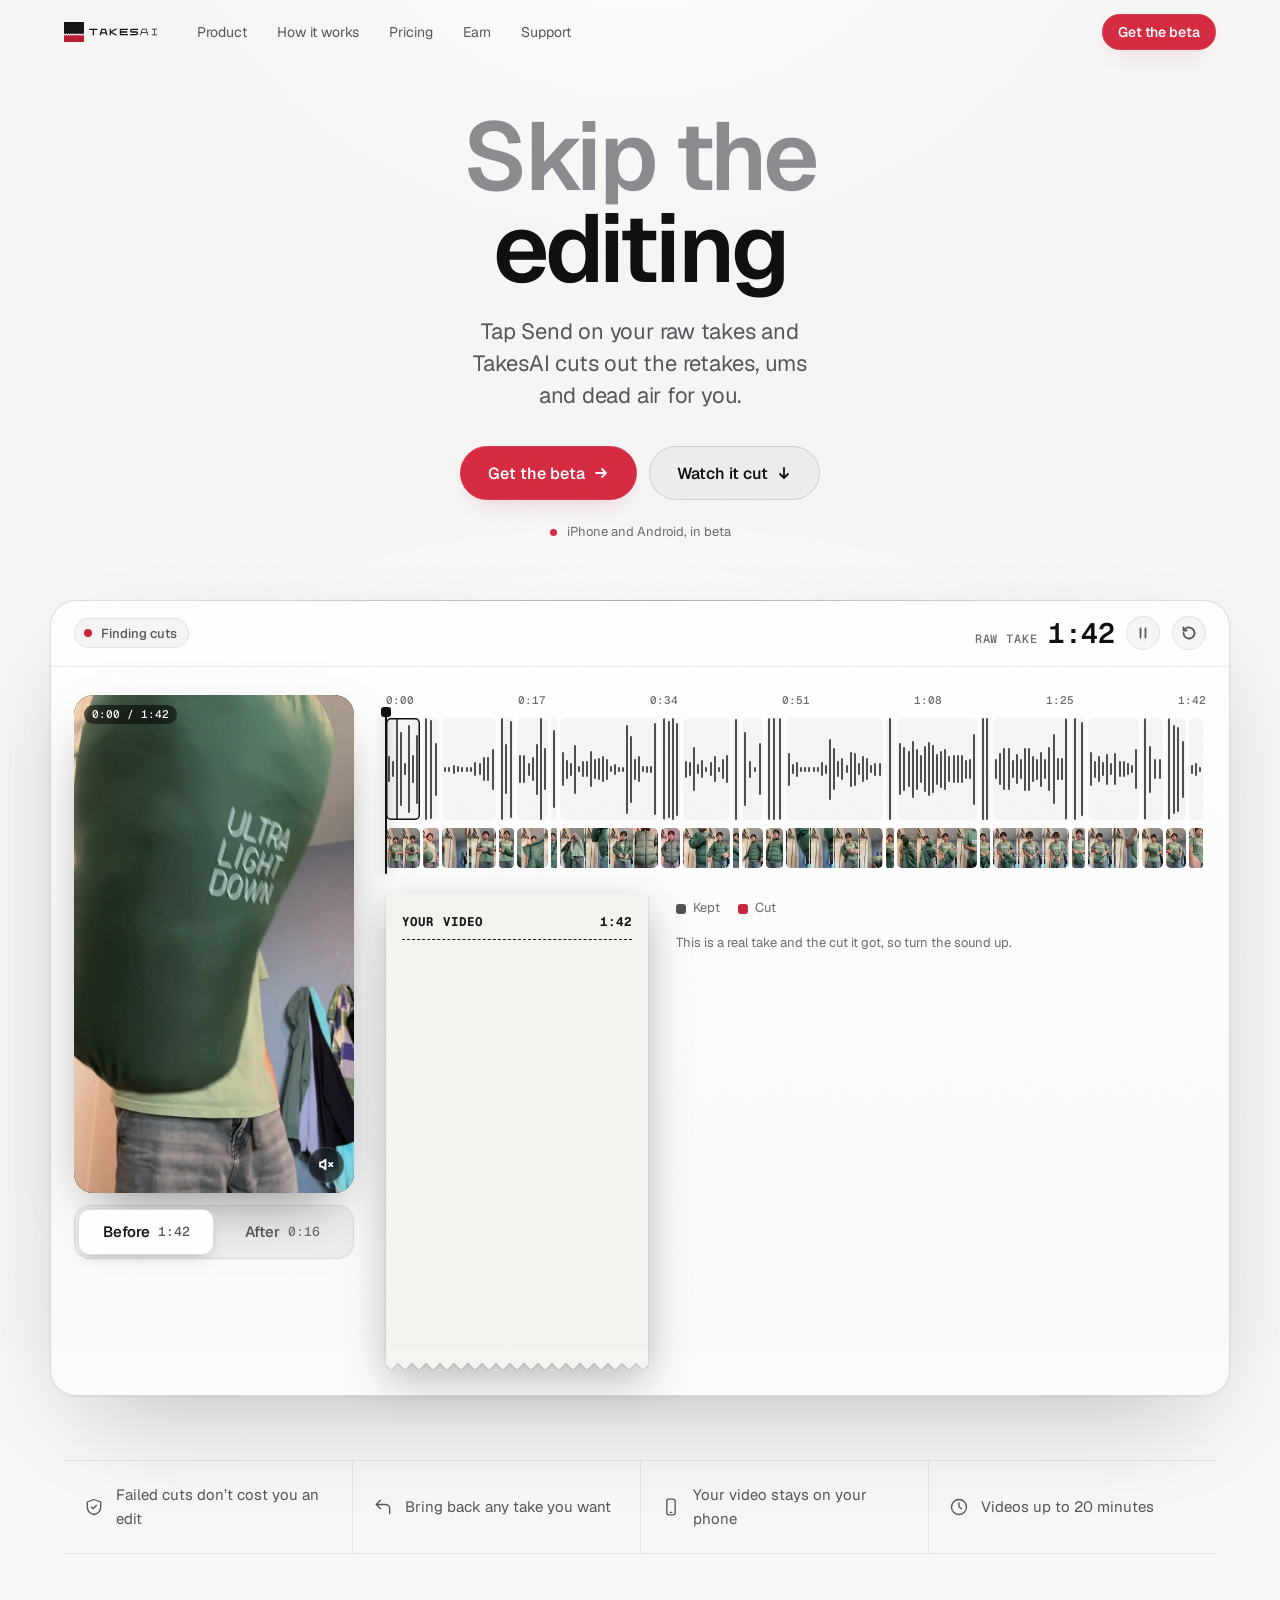
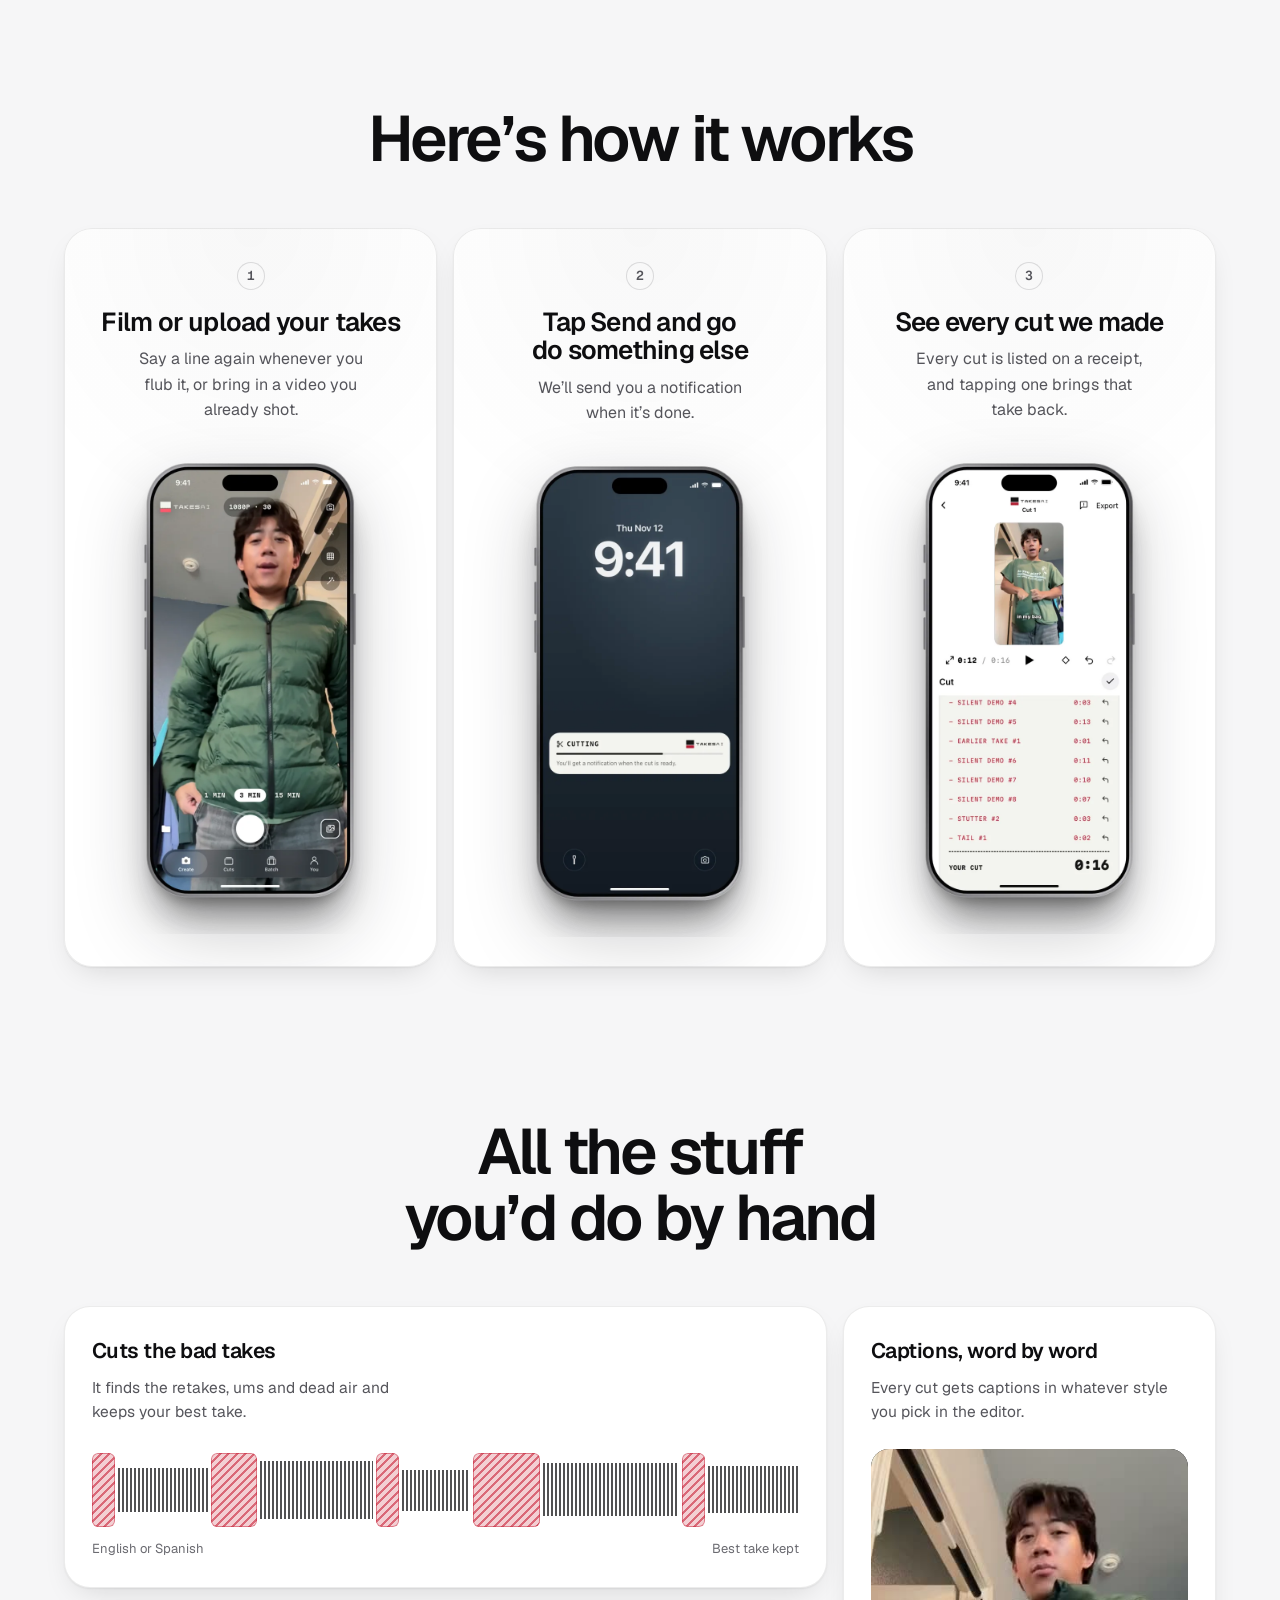
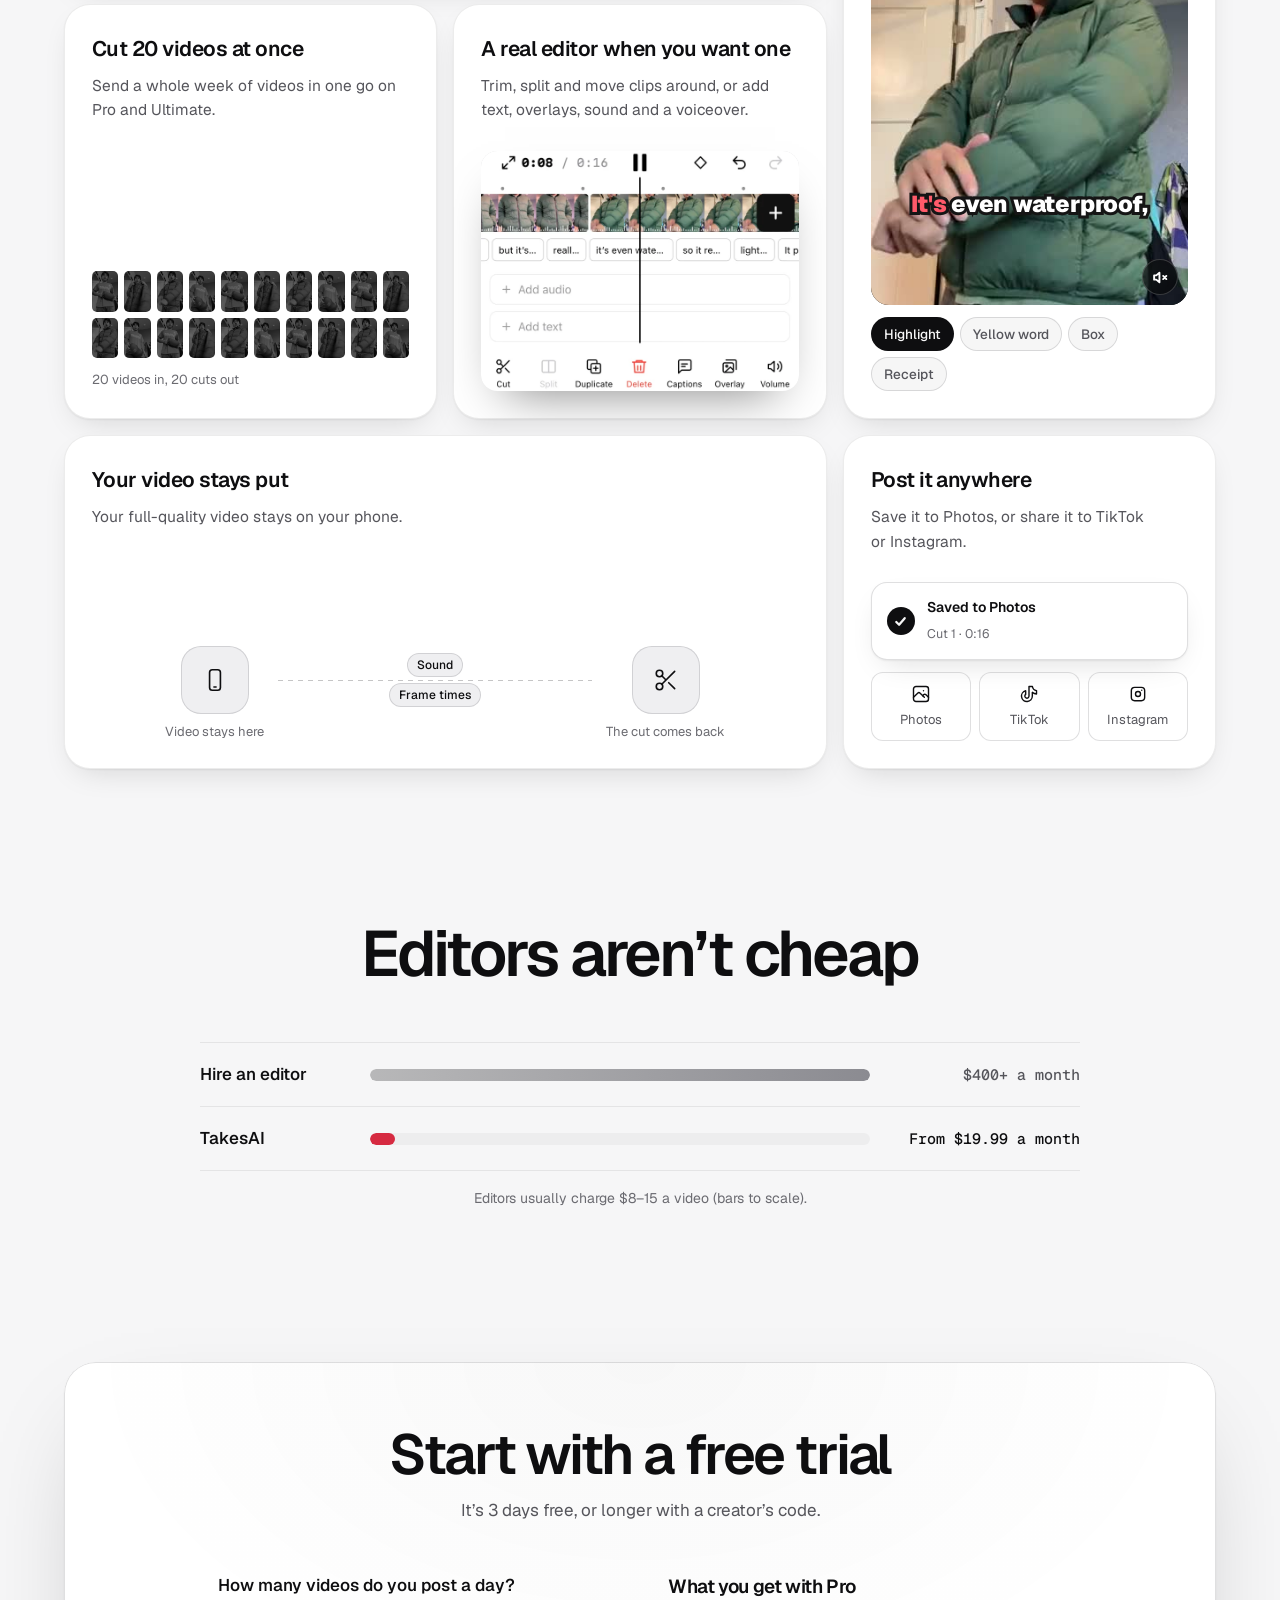
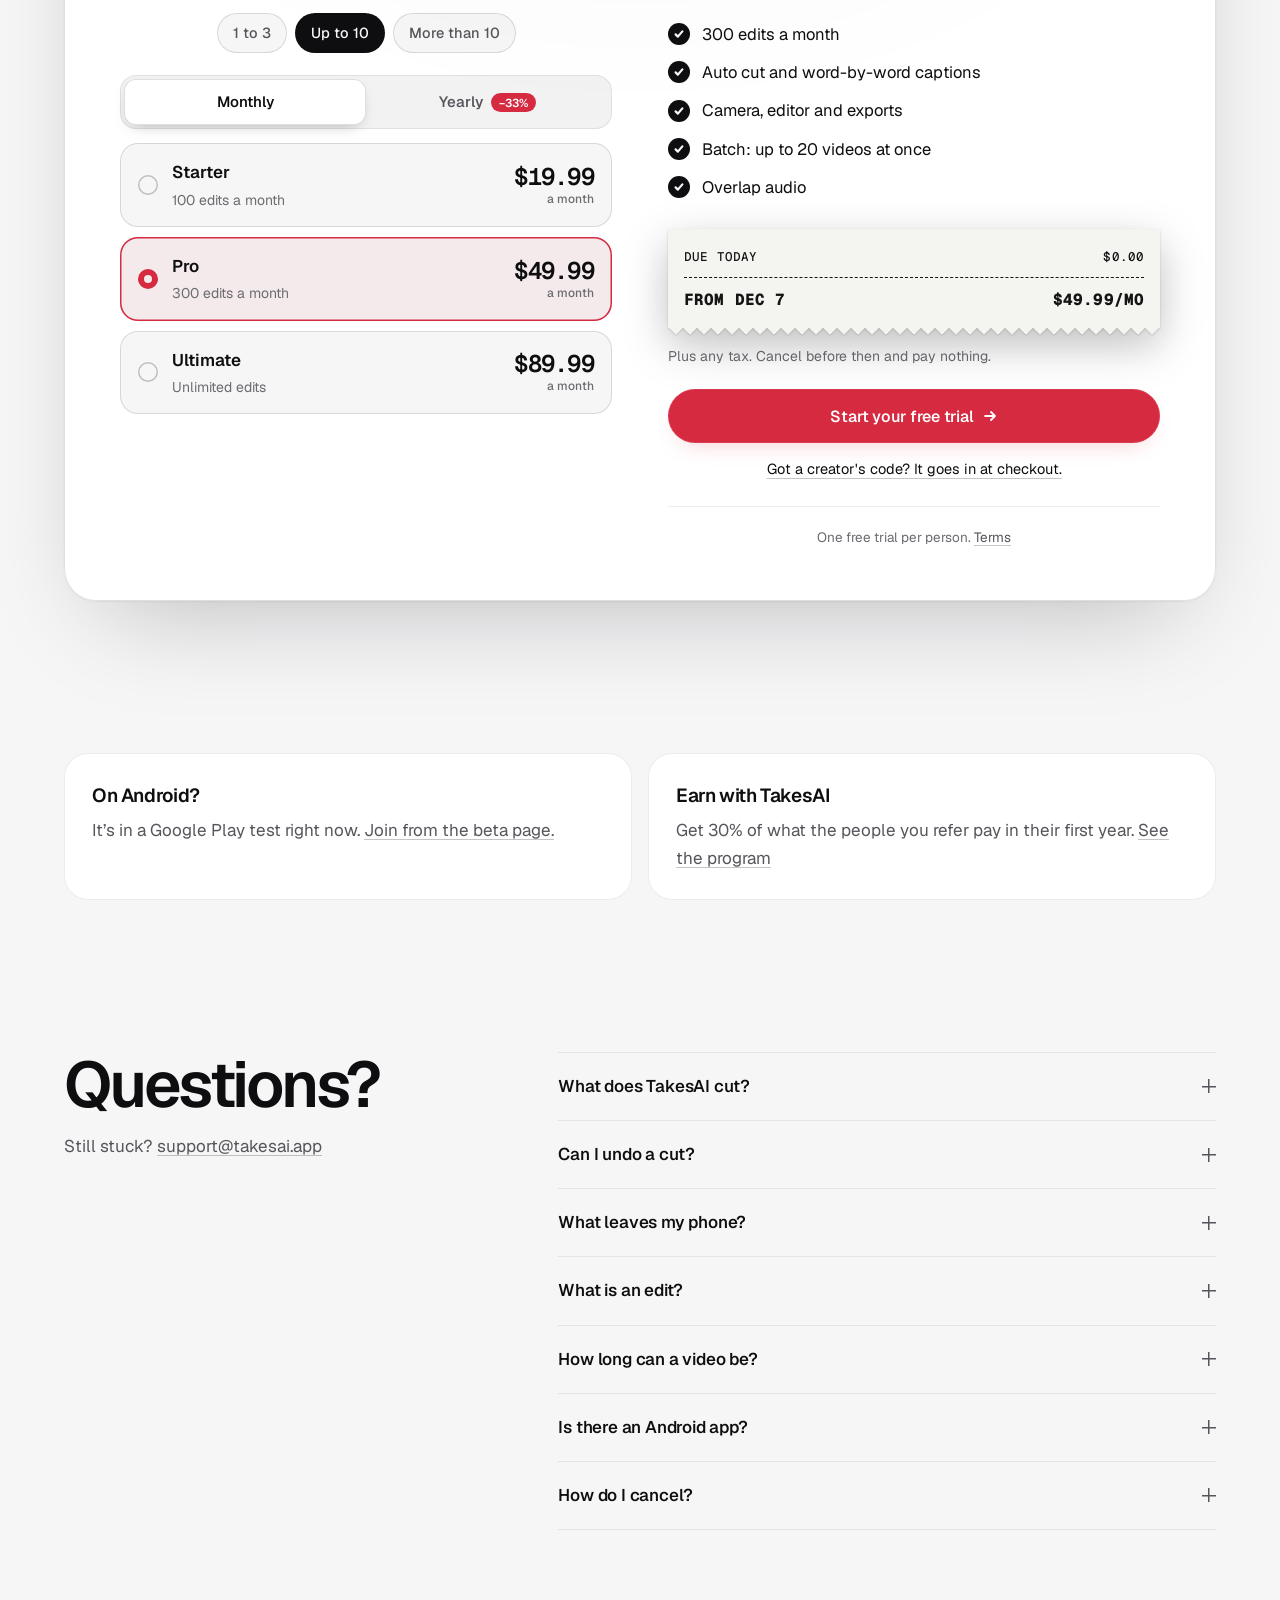
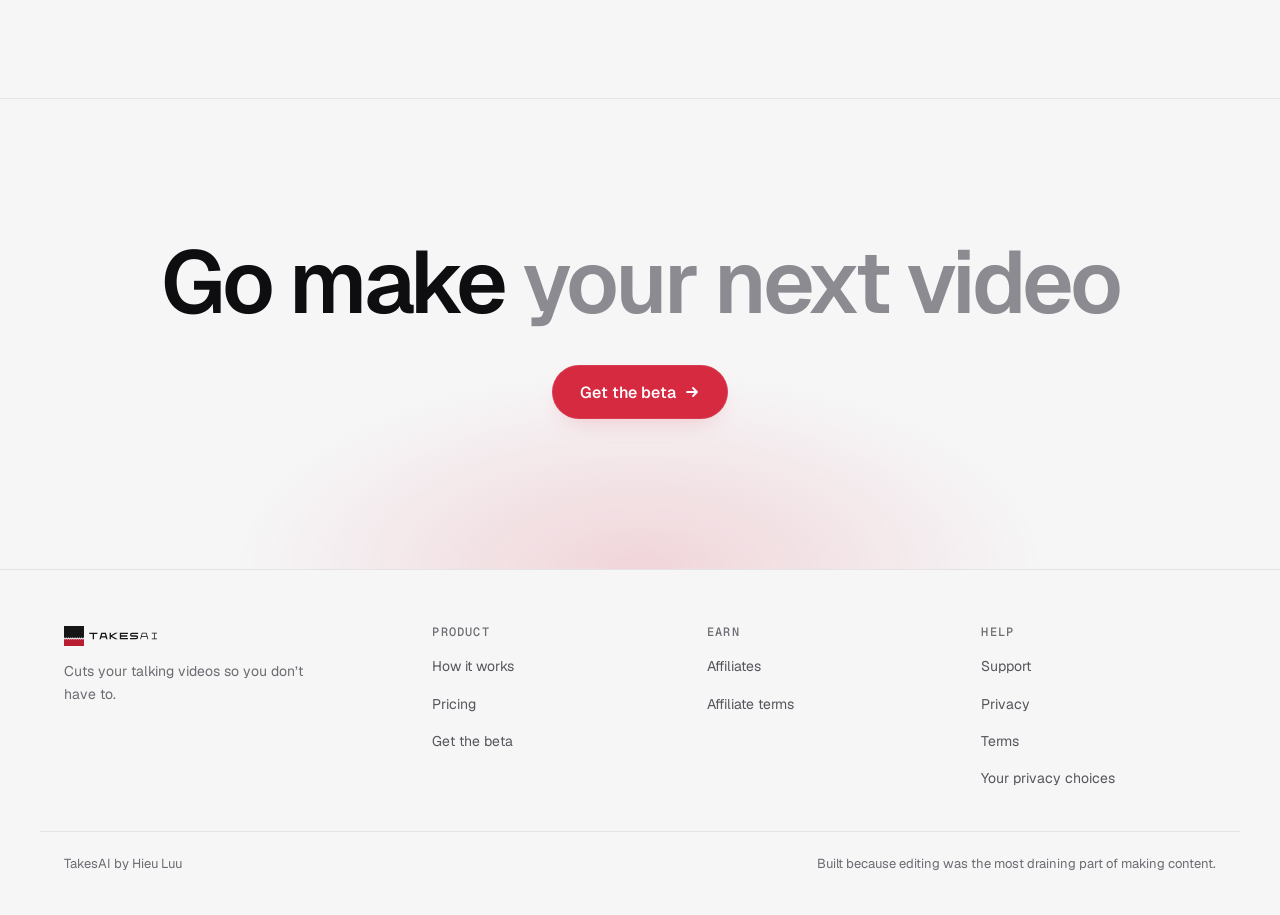
<file: index.html>
<!doctype html>
<html lang="en">
<head>
<meta charset="utf-8">
<meta name="viewport" content="width=device-width, initial-scale=1">
<link rel="icon" href="assets/icon.svg" type="image/svg+xml">
<link rel="apple-touch-icon" href="assets/apple-touch-icon.png">
<title>TakesAI: cuts your talking videos for you</title>
<meta name="description" content="Upload your raw takes (or film them right in the app) and tap Send. TakesAI cuts the retakes, ums and dead air, and shows you everything it took out.">
<link rel="canonical" href="https://takesai.app/">
<meta property="og:type" content="website">
<meta property="og:site_name" content="TakesAI">
<meta property="og:title" content="TakesAI: cuts your talking videos for you">
<meta property="og:description" content="TakesAI cuts the retakes, ums and dead air from your talking videos and shows you everything it took out.">
<meta property="og:url" content="https://takesai.app/">
<meta property="og:image" content="https://takesai.app/assets/og.png">
<meta property="og:image:width" content="1200">
<meta property="og:image:height" content="630">
<meta property="og:image:alt" content="TakesAI: skip the editing">
<meta name="twitter:card" content="summary_large_image">
<meta name="theme-color" content="#F6F6F7" media="(prefers-color-scheme: light)">
<meta name="theme-color" content="#0A0A0B" media="(prefers-color-scheme: dark)">
<link rel="preload" href="assets/fonts/Geist-Variable.woff2" as="font" type="font/woff2" crossorigin>
<link rel="stylesheet" href="style.css">
<link rel="stylesheet" href="assets/home.css">
<script>
(function () { // The hero's entrance (home.css .ready): once Geist is in or after 600 ms, and never before the first frame has painted.
  var d = document.documentElement, go = function () { requestAnimationFrame(function () { requestAnimationFrame(function () { d.classList.add('ready'); }); }); };
  d.classList.add('js');
  Promise.race([document.fonts ? document.fonts.load('1em Geist') : 0, new Promise(function (r) { setTimeout(r, 600); })]).then(go, go);
})();
</script>
<script src="assets/site.js" defer></script>
<script src="assets/home.js" defer></script>
</head>
<body class="home">
<header class="nav" id="nav">
  <div class="nav-in">
    <a class="brand" href="./" aria-label="TakesAI home"><picture><source srcset="assets/logo-dark.svg" media="(prefers-color-scheme: dark)"><img src="assets/logo.svg" alt="TakesAI" width="94" height="20"></picture></a>
    <nav class="nav-links" aria-label="Main">
      <a href="#demo">Product</a><a href="#how">How it works</a><a href="#pricing">Pricing</a><a class="if-trial not-app" href="earn/">Earn</a><a href="support/">Support</a>
    </nav>
    <a class="btn btn-red btn-sm" href="beta/" data-track="download">Get the beta</a>
    <button class="menu-btn" id="menu-btn" type="button" aria-expanded="false" aria-controls="sheet" aria-label="Menu"><i></i><i></i></button>
  </div>
</header>
<div class="sheet" id="sheet">
  <a href="#demo">Product</a><a href="#how">How it works</a><a href="#pricing">Pricing</a><a class="if-trial not-app" href="earn/">Earn</a><a href="support/">Support</a>
  <a class="btn btn-red" href="beta/" data-track="download">Get the beta</a>
</div>

<main>
<section class="hero">
  <!-- Black Friday (spec 012; docs/marketing/black-friday.md). Hidden unless the script below finds SALE_ON and the offer window. -->
  <section class="sale" id="sale" hidden aria-labelledby="sale-h">
    <h2 id="sale-h">Black Friday: 50% off your first year</h2>
    <p class="meta">Yearly plans · new subscribers · on iPhone · ends Monday</p>
    <ul class="lines plans">
      <li><span>Starter, yearly</span><span><s><span class="sr">Regular price </span>$159.99</s> $79.99<span class="sr"> for your first year</span></span><small>50% off your first year, then $159.99 a year</small></li>
      <li><span>Pro, yearly</span><span><s><span class="sr">Regular price </span>$399.99</s> $199.99<span class="sr"> for your first year</span></span><small>50% off your first year, then $399.99 a year</small></li>
      <li><span>Ultimate, yearly</span><span><s><span class="sr">Regular price </span>$719.99</s> $359.99<span class="sr"> for your first year</span></span><small>50% off your first year, then $719.99 a year</small></li>
    </ul>
    <p class="actions"><a class="btn btn-quiet" href="https://apps.apple.com/app/id6833252992" data-track="download">Get it on the App Store</a></p>
  </section>
  <script>
    // SALE_ON turns true only once the App Store offer exists (the founder's go). START and END are the US offer's real
    // start and end from App Store Connect. Outside that window, or with JavaScript off, nothing shows; it ends by itself.
    (function () {
      var SALE_ON = false, START = Date.parse('2026-11-27T04:00:00Z'), END = Date.parse('2026-12-01T04:00:00Z'), now = Date.now();
      if (SALE_ON && now >= START && now < END) document.getElementById('sale').hidden = false;
    })();
  </script>
  <h1><span class="line"><span class="dim">Skip the</span></span><span class="line"><span>editing</span></span></h1>
  <p class="sub">Tap Send on your raw takes and TakesAI cuts out the retakes, ums and dead air for you.</p>
  <div class="ctas">
    <a class="btn btn-red btn-lg" href="beta/" data-track="download">Get the beta <svg viewBox="0 0 16 16" aria-hidden="true"><path d="M3 8h10M9 4l4 4-4 4"/></svg></a>
    <a class="btn btn-ghost btn-lg" href="#demo">Watch it cut <svg viewBox="0 0 16 16" aria-hidden="true"><path d="M8 3v10M4 9l4 4 4-4"/></svg></a>
  </div>
  <p class="meta"><i></i>iPhone and Android, in beta</p>
</section>

<!-- The signature: a real take and its real cut (assets/demo/, built by tools/make-demo.py from the take, the engine's cut list and the word times). -->
<section class="console-wrap" id="demo" aria-labelledby="demo-h">
  <h2 id="demo-h" class="sr">A real take, cut by TakesAI</h2>
  <div class="console" id="console">
    <div class="c-top">
      <span class="status" id="status" data-s="raw" role="status" aria-live="polite"><i></i><span id="status-t">Raw take</span></span>
      <span class="count"><small id="count-l">Raw take</small><b id="count">0:00</b></span>
      <button class="icon-btn" id="pause" type="button" aria-label="Pause"><svg class="i-pause" viewBox="0 0 16 16" aria-hidden="true"><path d="M5.5 3.5v9M10.5 3.5v9"/></svg><svg class="i-play" viewBox="0 0 16 16" aria-hidden="true"><path d="M5 3.5v9l7-4.5z"/></svg></button>
      <button class="icon-btn" id="replay" type="button" aria-label="Cut it again"><svg viewBox="0 0 16 16" aria-hidden="true"><path d="M2.5 8a5.5 5.5 0 1 0 1.6-3.9"/><path d="M2.5 2.5v3h3"/></svg></button>
    </div>
    <div class="c-body" id="cbody">
      <div class="player-col">
        <figure class="player">
          <video id="vraw" src="assets/demo/raw.mp4" poster="assets/demo/poster.jpg" muted playsinline preload="auto" aria-label="Before: the raw take"></video>
          <video id="vcut" src="assets/demo/cut.mp4" muted playsinline loop preload="none" aria-label="After: the cut, with captions"></video>
          <span class="tc" id="tc">0:00</span>
          <p class="cap" id="cap" aria-hidden="true"></p>
          <button class="snd" id="vsnd" type="button" aria-pressed="false" aria-label="Sound"><svg class="off" viewBox="0 0 16 16" aria-hidden="true"><path d="M7 3.5 4 6H2v4h2l3 2.5zM10.5 6.5l3 3M13.5 6.5l-3 3"/></svg><svg class="on" viewBox="0 0 16 16" aria-hidden="true"><path d="M7 3.5 4 6H2v4h2l3 2.5zM10.5 6a3 3 0 0 1 0 4M12.5 4a5.6 5.6 0 0 1 0 8"/></svg></button>
        </figure>
        <fieldset class="seg mode" id="mode">
          <legend class="sr">Show the take before or after the cut</legend>
          <label><input type="radio" name="mode" value="before">Before <b id="m-before">0:00</b></label>
          <label><input type="radio" name="mode" value="after" checked>After <b id="m-after">0:00</b></label>
        </fieldset>
      </div>
      <div class="work">
        <div class="timeline">
          <div class="ruler" aria-hidden="true"><span></span><span></span><span></span><span></span><span></span><span></span><span></span></div>
          <div class="track" id="track" aria-hidden="true"><div class="playhead" id="ph"></div></div>
        </div>
        <div class="work-b">
          <div class="r-wrap">
            <ol class="receipt" id="receipt" aria-label="Receipt for this cut"></ol>
          </div>
          <div class="work-aside">
            <div class="legend" aria-hidden="true"><span><i></i>Kept</span><span class="x"><i></i>Cut</span></div>
            <p class="c-note">This is a real take and the cut it got, so turn the sound up.</p>
            <p class="r-hint" id="hint"><svg viewBox="0 0 16 16" aria-hidden="true"><path d="M6 10.5 2.5 7 6 3.5"/><path d="M2.5 7h7a4 4 0 0 1 4 4v1.5"/></svg>Tap a line to bring that part back.</p>
          </div>
        </div>
      </div>
    </div>
  </div>
</section>

<section class="facts" aria-label="Why it's safe to leave alone">
  <ul>
    <li data-r><svg viewBox="0 0 24 24" aria-hidden="true"><path d="M12 3 4 6v6c0 4.5 3.4 8 8 9 4.6-1 8-4.5 8-9V6z"/><path d="m9 12 2 2 4-4"/></svg>Failed cuts don’t cost you an edit</li>
    <li data-r style="--d:.06s"><svg viewBox="0 0 24 24" aria-hidden="true"><path d="M9 14 4 9l5-5"/><path d="M4 9h11a5 5 0 0 1 5 5v6"/></svg>Bring back any take you want</li>
    <li data-r style="--d:.12s"><svg viewBox="0 0 24 24" aria-hidden="true"><rect x="7" y="2.5" width="10" height="19" rx="2.5"/><path d="M11 18.5h2"/></svg>Your video stays on your phone</li>
    <li data-r style="--d:.18s"><svg viewBox="0 0 24 24" aria-hidden="true"><circle cx="12" cy="12" r="9"/><path d="M12 7v5l3 2"/></svg>Videos up to 20 minutes</li>
  </ul>
</section>

<section class="sec" id="how" aria-labelledby="how-h">
  <div class="sec-head" data-r><h2 id="how-h">Here’s how it works</h2></div>
  <ol class="cards3">
    <li class="card3 spot" data-r><span class="n">1</span><h3>Film or upload your takes</h3><p>Say a line again whenever you flub it, or bring in a video you already shot.</p><img src="assets/step-record.webp" alt="The TakesAI camera, ready to record" width="420" height="790" loading="lazy"></li>
    <li class="card3 spot" data-r style="--d:.08s"><span class="n">2</span><h3>Tap Send and go do something else</h3><p>We’ll send you a notification when it’s done.</p><img src="assets/step-send.webp" alt="An iPhone lock screen showing TakesAI cutting a video" width="420" height="790" loading="lazy"></li>
    <li class="card3 spot" data-r style="--d:.16s"><span class="n">3</span><h3>See every cut we made</h3><p>Every cut is listed on a receipt, and tapping one brings that take back.</p><img src="assets/step-receipt.webp" alt="A finished cut with its receipt, listing every removed part" width="420" height="790" loading="lazy"></li>
  </ol>
</section>

<section class="sec" id="features" aria-labelledby="feat-h">
  <div class="sec-head" data-r><h2 id="feat-h">All the stuff you’d do by hand</h2></div>
  <div class="bento">
    <article class="tile spot t-auto" data-r>
      <h3>Cuts the bad takes</h3><p>It finds the retakes, ums and dead air and keeps your best take.</p>
      <div class="viz" aria-hidden="true">
        <div class="mini">
          <s style="--g:1"></s><b style="--g:4;--h:60%"></b><s style="--g:2"></s><b style="--g:5;--h:78%"></b><s style="--g:1"></s><b style="--g:3;--h:55%"></b><s style="--g:3"></s><b style="--g:6;--h:72%"></b><s style="--g:1"></s><b style="--g:4;--h:64%"></b>
        </div>
        <div class="mini-k"><span>English or Spanish</span><span>Best take kept</span></div>
      </div>
    </article>
    <article class="tile spot t-caps" data-r style="--d:.06s">
      <h3>Captions, word by word</h3><p>Every cut gets captions in whatever style you pick in the editor.</p>
      <div class="viz">
        <div class="cap-frame" id="capframe" data-style="highlight">
          <video id="capvid" src="assets/caps.mp4" poster="assets/caps-poster.jpg" muted loop playsinline preload="none" aria-label="A take playing with word-by-word captions. Tap to pause."></video>
          <p class="words" id="capwords" aria-hidden="true"></p>
          <button class="snd" id="capsnd" type="button" aria-pressed="false" aria-label="Sound"><svg class="off" viewBox="0 0 16 16" aria-hidden="true"><path d="M7 3.5 4 6H2v4h2l3 2.5zM10.5 6.5l3 3M13.5 6.5l-3 3"/></svg><svg class="on" viewBox="0 0 16 16" aria-hidden="true"><path d="M7 3.5 4 6H2v4h2l3 2.5zM10.5 6a3 3 0 0 1 0 4M12.5 4a5.6 5.6 0 0 1 0 8"/></svg></button>
        </div>
        <div class="styles" role="radiogroup" aria-label="Caption style">
          <button type="button" role="radio" aria-checked="true" data-style="highlight">Highlight</button><button type="button" role="radio" aria-checked="false" data-style="yellow">Yellow word</button><button type="button" role="radio" aria-checked="false" data-style="box">Box</button><button type="button" role="radio" aria-checked="false" data-style="receipt">Receipt</button>
        </div>
      </div>
    </article>
    <article class="tile spot t-batch" data-r>
      <h3>Cut 20 videos at once</h3><p>Send a whole week of videos in one go on Pro and Ultimate.</p>
      <div class="viz" aria-hidden="true"><div class="grid20" id="grid20"></div><p class="g-k">20 videos in, 20 cuts out</p></div>
    </article>
    <article class="tile spot t-edit" data-r style="--d:.06s">
      <h3>A real editor when you want one</h3><p>Trim, split and move clips around, or add text, overlays, sound and a voiceover.</p>
      <div class="viz"><div class="ed-ui"><img loading="lazy" decoding="async" src="assets/editor-ui.webp" alt="The TakesAI editor: the timeline with caption blocks, Add audio and Add text, and the Cut, Split, Duplicate, Delete, Captions, Overlay and Volume tools" width="720" height="545"></div></div>
    </article>
    <article class="tile spot t-priv" data-r>
      <h3>Your video stays put</h3><p>Your full-quality video stays on your phone.</p>
      <div class="viz flow" aria-hidden="true">
        <div class="node"><div class="box"><svg viewBox="0 0 24 24"><rect x="7" y="2.5" width="10" height="19" rx="2.5"/><path d="M11 18.5h2"/></svg></div><span>Video stays here</span></div>
        <div class="pipe"><span class="pkts"><span class="pkt">Sound</span><span class="pkt">Frame times</span></span></div>
        <div class="node"><div class="box"><svg viewBox="0 0 24 24"><circle cx="6" cy="6" r="3"/><circle cx="6" cy="18" r="3"/><path d="M20 4 8.1 15.9M14.5 14.5 20 20M8.1 8.1 12 12"/></svg></div><span>The cut comes back</span></div>
      </div>
    </article>
    <article class="tile spot t-share" data-r style="--d:.06s">
      <h3>Post it anywhere</h3><p>Save it to Photos, or share it to TikTok or Instagram.</p>
      <div class="viz" aria-hidden="true">
        <div class="toast"><span class="ok"><svg viewBox="0 0 16 16"><path d="m3.5 8.5 3 3 6-7"/></svg></span><span><b>Saved to Photos</b><small>Cut 1 · 0:16</small></span></div>
        <div class="dests"><span><svg viewBox="0 0 24 24"><path d="M15 8h.01"/><path d="M3 6a3 3 0 0 1 3-3h12a3 3 0 0 1 3 3v12a3 3 0 0 1-3 3H6a3 3 0 0 1-3-3z"/><path d="m3 16 5-5c.93-.89 2.07-.89 3 0l5 5"/><path d="m14 14 1-1c.93-.89 2.07-.89 3 0l3 3"/></svg>Photos</span><span><svg viewBox="0 0 24 24"><path d="M21 7.92v4.03A9.95 9.95 0 0 1 16 10v4.5a6.5 6.5 0 1 1-8-6.33v4.33a2.5 2.5 0 1 0 4 2V3h4.08A6 6 0 0 0 21 7.92z"/></svg>TikTok</span><span><svg viewBox="0 0 24 24"><path d="M4 8a4 4 0 0 1 4-4h8a4 4 0 0 1 4 4v8a4 4 0 0 1-4 4H8a4 4 0 0 1-4-4z"/><path d="M9 12a3 3 0 1 0 6 0 3 3 0 0 0-6 0"/><path d="M16.5 7.5v.01"/></svg>Instagram</span></div>
      </div>
    </article>
  </div>
</section>

<section class="sec" id="cost" aria-labelledby="cost-h">
  <div class="sec-head" data-r><h2 id="cost-h">Editors aren’t cheap</h2></div>
  <div class="cost" data-r>
    <div class="bar-row"><span class="who">Hire an editor</span><div class="bar"><i style="--w:100%"></i></div><span class="amt">$400+ a month</span></div>
    <div class="bar-row me"><span class="who">TakesAI</span><div class="bar"><i style="--w:5%"></i></div><span class="amt">From $19.99 a month</span></div>
    <p class="cost-note">Editors usually charge $8–15 a video (bars to scale).</p>
  </div>
</section>

<!-- Plans: the form opens the checkout with the plan chosen (?plan=&period=, contracts/checkout-api.md). Works without script; the
     "how many a day" buttons need it. Buying links carry not-app (pages the app opens show no way to pay outside it). -->
<section class="sec" id="pricing" aria-labelledby="price-h">
  <div class="price-card" data-r>
    <h2 id="price-h"><span class="if-trial"><span class="nw">Start with a</span> <span class="nw">free trial</span></span><span class="if-no-trial">Plans</span></h2>
    <p class="lead if-trial">It’s 3 days free, or longer with a creator’s code.</p>
    <form class="picker" id="picker" action="checkout/" method="get">
      <div class="pick">
        <p class="q" id="q">How many videos do you post a day?</p>
        <div class="chips" role="group" aria-labelledby="q">
          <button type="button" data-plan="starter" aria-pressed="false">1 to 3</button>
          <button type="button" data-plan="pro" aria-pressed="true">Up to 10</button>
          <button type="button" data-plan="ultimate" aria-pressed="false">More than 10</button>
        </div>
        <fieldset class="period">
          <legend class="sr">Billing period</legend>
          <span class="thumb" aria-hidden="true"></span>
          <label><input type="radio" name="period" value="monthly" checked>Monthly</label>
          <label><input type="radio" name="period" value="yearly">Yearly <span class="save"><span aria-hidden="true">−33%</span><span class="sr">, about 33% less</span></span></label>
        </fieldset>
        <fieldset class="plans">
          <legend class="sr">Plan</legend>
          <label class="plan"><input type="radio" name="plan" value="starter"><span><span class="nm">Starter</span><span class="ed">100 edits a month</span></span><span class="pr" data-m="19.99" data-y="159.99"><span class="v">$19.99</span><small>a month</small></span></label>
          <label class="plan"><input type="radio" name="plan" value="pro" checked><span><span class="nm">Pro</span><span class="ed">300 edits a month</span></span><span class="pr" data-m="49.99" data-y="399.99"><span class="v">$49.99</span><small>a month</small></span></label>
          <label class="plan"><input type="radio" name="plan" value="ultimate"><span><span class="nm">Ultimate</span><span class="ed">Unlimited edits</span></span><span class="pr" data-m="89.99" data-y="719.99"><span class="v">$89.99</span><small>a month</small></span></label>
        </fieldset>
      </div>
      <div class="buy">
        <h3 class="incl-h">What you get with <span id="incl-name">Pro</span></h3>
        <ul class="incl" id="incl"><li>300 edits a month</li><li>Auto cut and word-by-word captions</li><li>Camera, editor and exports</li><li>Batch: up to 20 videos at once</li><li>Overlap audio</li></ul>
        <div class="if-trial not-app">
          <div class="r-wrap due-wrap"><ul class="receipt due-r" aria-label="What you pay">
            <li><span>Due today</span><span>$0.00</span></li>
            <li class="total"><span id="due-when">After the trial</span><span id="due-p">$49.99/mo</span></li>
          </ul></div>
          <p class="due-note">Plus any tax. Cancel before then and pay nothing.</p>
          <button class="btn btn-red btn-lg" type="submit">Start your free trial <svg viewBox="0 0 16 16" aria-hidden="true"><path d="M3 8h10M9 4l4 4-4 4"/></svg></button>
          <a class="code" href="checkout/">Got a creator's code? It goes in at checkout.</a>
        </div>
        <p class="if-no-trial">Subscribe in the app. Cancel anytime in your Apple ID settings.</p>
        <p class="only-app">Subscribe in the app.</p>
        <p class="fine">One free trial per person. <a href="terms/">Terms</a></p>
      </div>
    </form>
    <script>
      // QUIZ_ON turns true when the quiz at start/ is open to everyone (docs/STATUS.md, "Web onboarding (018)", going live, step 5;
      // the founder's go). Then "Start your free trial" opens the quiz first, with the plan and period chosen, and the quiz hands
      // both to the checkout. While it is false, or with JavaScript off, the form opens the checkout as before.
      (function () {
        var QUIZ_ON = true, form = document.getElementById('picker');
        if (!QUIZ_ON) return;
        form.action = 'start/';
        form.insertAdjacentHTML('beforeend', '<input type="hidden" name="src" value="home">');
      })();
    </script>
  </div>
</section>

<section class="sec" id="more" aria-label="Android and the affiliate program">
  <div class="duo">
    <div id="android" data-r><h3>On Android?</h3><p>It’s in a Google Play test right now. <a href="beta/#android">Join from the beta page.</a></p></div>
    <div class="if-trial not-app" data-r style="--d:.06s"><h3>Earn with TakesAI</h3><p>Get 30% of what the people you refer pay in their first year. <a href="earn/">See the program</a></p></div>
  </div>
</section>

<section class="sec" id="faq" aria-labelledby="faq-h">
  <div class="faq-wrap">
    <div data-r><h2 id="faq-h" class="big">Questions?</h2><p>Still stuck? <a href="mailto:support@takesai.app">support@takesai.app</a></p></div>
    <div class="faq" data-r style="--d:.06s">
      <details><summary>What does TakesAI cut?</summary><p>It cuts the retakes, ums and dead air, keeps your best take and adds captions.</p></details>
      <details><summary>Can I undo a cut?</summary><p>Yes, tap any line on the receipt and that take comes back, so it’s worth a quick look before you post.</p></details>
      <details><summary>What leaves my phone?</summary><p>Only its sound and a list of frame times, never the video. Details in the <a href="privacy/">Privacy Policy</a>.</p></details>
      <details><summary>What is an edit?</summary><p>One edit is used when a cut first opens in your editor. Failed cuts don’t use one, and unused edits don’t roll over.</p></details>
      <details><summary>How long can a video be?</summary><p>Up to 20 minutes.</p></details>
      <details><summary>Is there an Android app?</summary><p>It's in a Google Play test now. The <a href="beta/#android">beta page</a> has the steps.</p></details>
      <details><summary>How do I cancel?</summary><p><a href="support/">Support</a> has the steps for App Store and web plans.</p></details>
    </div>
  </div>
</section>

<section class="final" aria-labelledby="final-h">
  <h2 id="final-h" data-r>Go make <span>your next video</span></h2>
  <a class="btn btn-red btn-lg" href="beta/" data-track="download" data-r style="--d:.1s">Get the beta <svg viewBox="0 0 16 16" aria-hidden="true"><path d="M3 8h10M9 4l4 4-4 4"/></svg></a>
</section>
</main>
<footer class="site-footer">
  <div class="foot">
    <div><a class="brand" href="./"><picture><source srcset="assets/logo-dark.svg" media="(prefers-color-scheme: dark)"><img src="assets/logo.svg" alt="TakesAI" width="94" height="20"></picture></a><p>Cuts your talking videos so you don’t have to.</p></div>
    <div><h4>Product</h4><ul><li><a href="#how">How it works</a></li><li><a href="#pricing">Pricing</a></li><li><a href="beta/">Get the beta</a></li></ul></div>
    <div class="if-trial not-app"><h4>Earn</h4><ul><li><a href="earn/">Affiliates</a></li><li><a href="earn/terms/">Affiliate terms</a></li></ul></div>
    <div><h4>Help</h4><ul><li><a href="support/">Support</a></li><li><a href="privacy/">Privacy</a></li><li><a href="terms/">Terms</a></li><li><a href="privacy-choices/">Your privacy choices</a></li></ul></div>
  </div>
  <div class="foot-b"><span>TakesAI by Hieu Luu</span><span>Built because editing was the most draining part of making content.</span></div>
</footer>
</body>
</html>
</file>
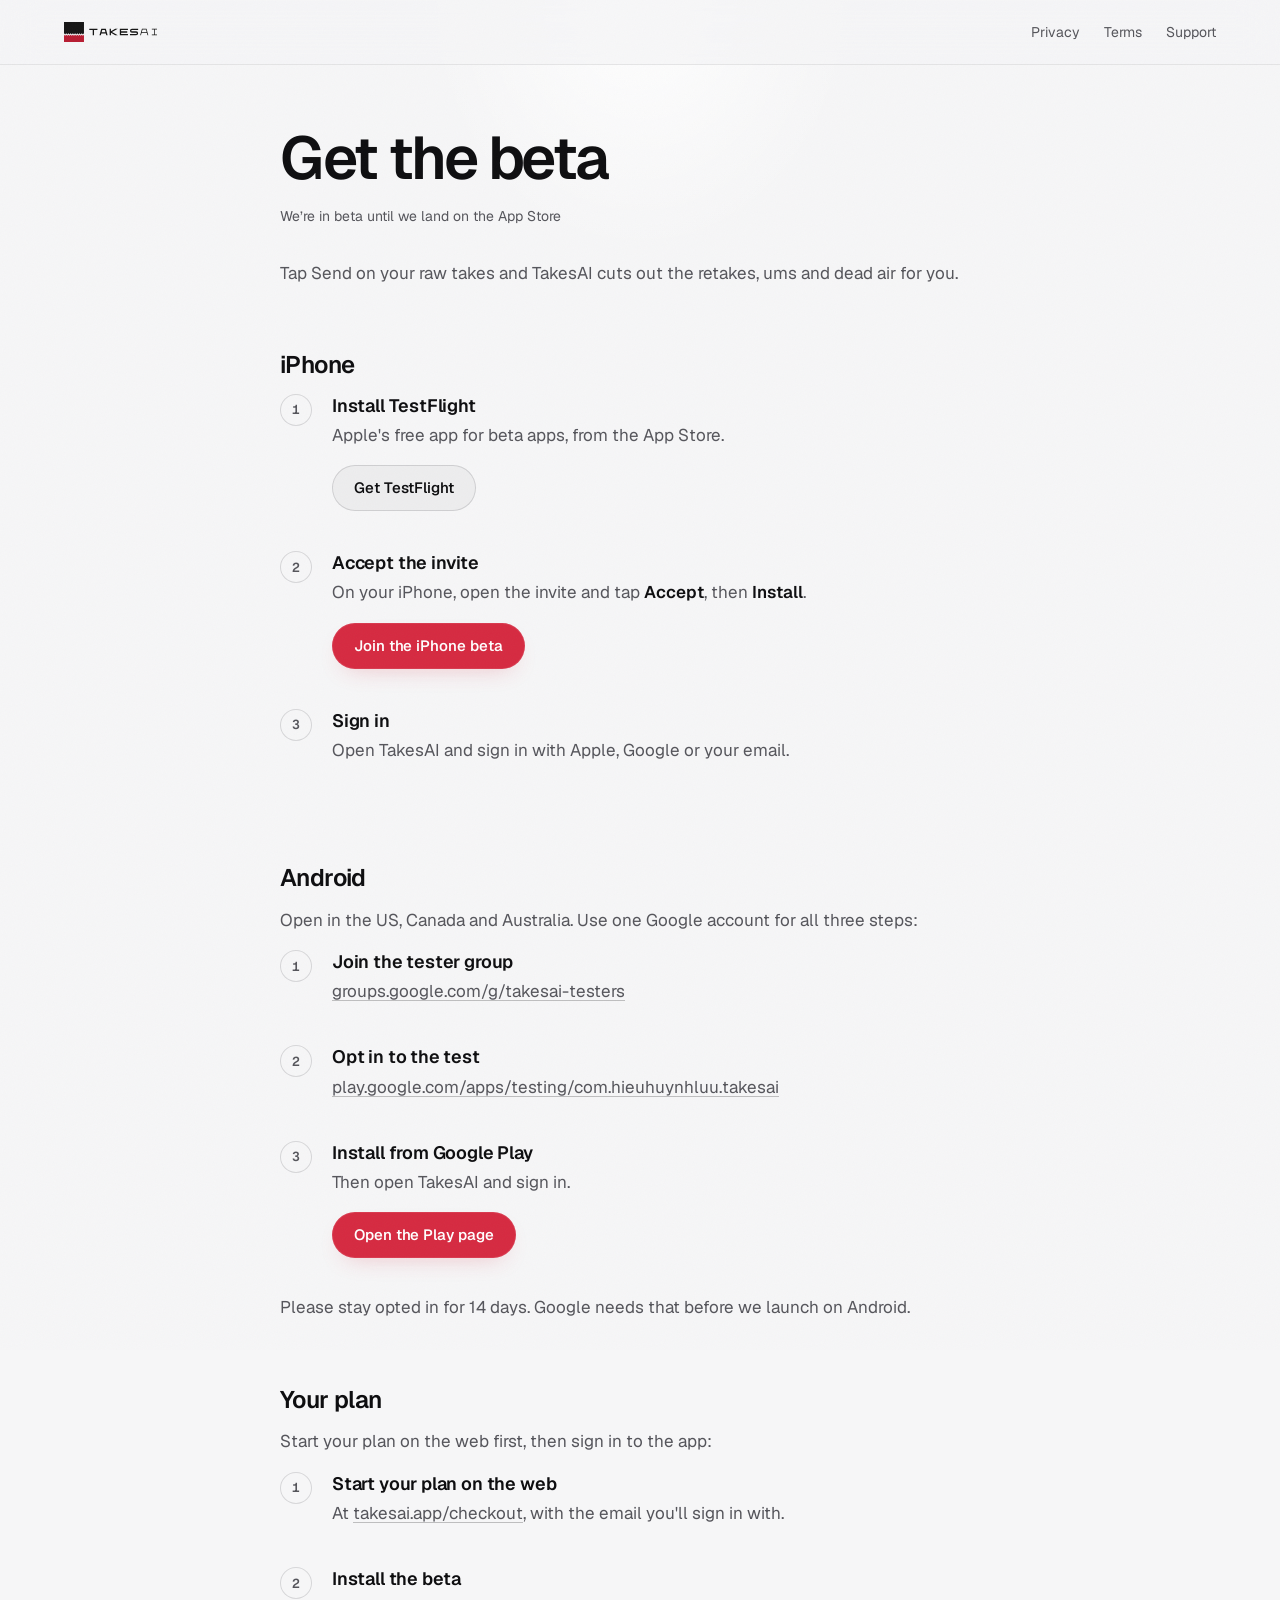
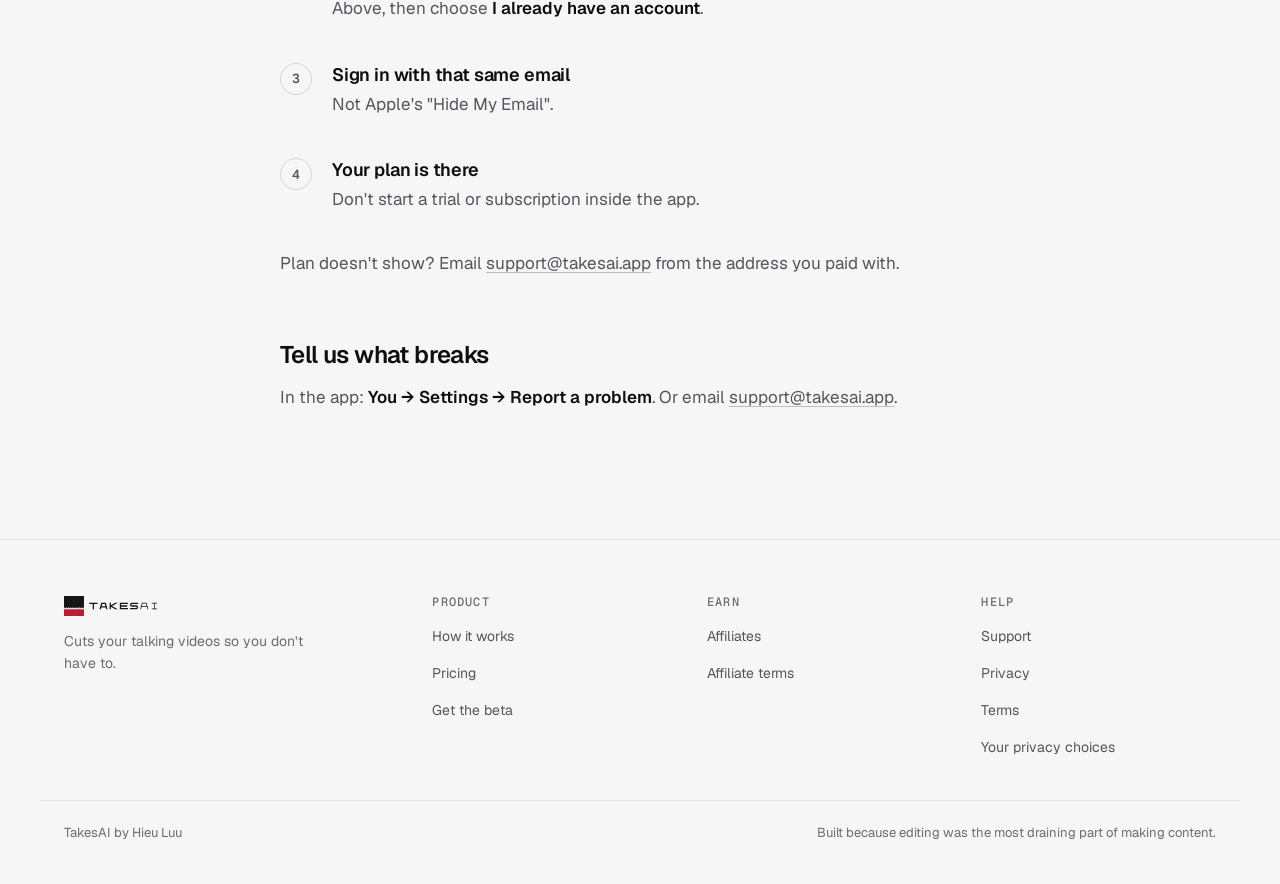
<file: beta/index.html>
<!doctype html>
<html lang="en">
<head>
<meta charset="utf-8">
<meta name="viewport" content="width=device-width, initial-scale=1">
<link rel="icon" href="../assets/icon.svg" type="image/svg+xml">
<link rel="apple-touch-icon" href="../assets/apple-touch-icon.png">
<title>Get the TakesAI beta</title>
<meta name="description" content="Install the TakesAI beta on iPhone (TestFlight) or Android (Google Play test), sign in, and start cutting your talking videos.">
<meta property="og:image" content="https://takesai.app/assets/og.png">
<meta property="og:image:width" content="1200">
<meta property="og:image:height" content="630">
<meta property="og:image:alt" content="TakesAI: skip the editing">
<meta name="twitter:card" content="summary_large_image">
<link rel="preload" href="../assets/fonts/Geist-Variable.woff2" as="font" type="font/woff2" crossorigin>
<meta name="theme-color" content="#F6F6F7" media="(prefers-color-scheme: light)">
<meta name="theme-color" content="#0A0A0B" media="(prefers-color-scheme: dark)">
<link rel="stylesheet" href="../style.css">
<script src="../assets/site.js" defer></script>
</head>
<body>
<!-- The beta page (M-84). Until 1.0.0 is on the App Store, every download button on the site points here; at release they go back to the App Store (site/README.md, "Release"). -->
<header class="site-header"><nav>
  <a class="brand" href="../"><picture><source srcset="../assets/logo-dark.svg" media="(prefers-color-scheme: dark)"><img src="../assets/logo.svg" alt="TakesAI" width="102" height="22"></picture></a>
  <span class="links"><a href="../privacy/">Privacy</a><a href="../terms/">Terms</a><a href="../support/">Support</a></span>
</nav></header>
<main class="page">

<h1>Get the beta</h1>
<p class="meta">We’re in beta until we land on the App Store</p>

<p>Tap Send on your raw takes and TakesAI cuts out the retakes, ums and dead air for you.</p>

<section id="iphone">
<h2>iPhone</h2>
<ol class="steps">
  <li><h3>Install TestFlight</h3><p>Apple's free app for beta apps, from the App Store.</p><a class="btn btn-quiet" href="https://apps.apple.com/app/testflight/id899247664">Get TestFlight</a></li>
  <li><h3>Accept the invite</h3><p>On your iPhone, open the invite and tap <strong>Accept</strong>, then <strong>Install</strong>.</p><a class="btn btn-cut" href="https://testflight.apple.com/join/vbKHCA4R" data-track="download">Join the iPhone beta</a></li>
  <li><h3>Sign in</h3><p>Open TakesAI and sign in with Apple, Google or your email.</p></li>
</ol>
</section>

<section id="android">
<h2>Android</h2>
<p>Open in the US, Canada and Australia. Use one Google account for all three steps:</p>
<ol class="steps">
  <li><h3>Join the tester group</h3><p><a href="https://groups.google.com/g/takesai-testers">groups.google.com/g/takesai-testers</a></p></li>
  <li><h3>Opt in to the test</h3><p><a href="https://play.google.com/apps/testing/com.hieuhuynhluu.takesai">play.google.com/apps/testing/com.hieuhuynhluu.takesai</a></p></li>
  <li><h3>Install from Google Play</h3><p>Then open TakesAI and sign in.</p><a class="btn btn-cut" href="https://play.google.com/store/apps/details?id=com.hieuhuynhluu.takesai" data-track="download">Open the Play page</a></li>
</ol>
<p>Please stay opted in for 14 days. Google needs that before we launch on Android.</p>
</section>

<section id="plan">
<h2>Your plan</h2>
<p class="if-no-trial">Plans open on takesai.app soon. Until then, don't start any trial inside the app.</p>
<p class="if-trial">Start your plan on the web first, then sign in to the app:</p>
<ol class="steps if-trial">
  <li><h3>Start your plan on the web</h3><p>At <a href="../checkout/">takesai.app/checkout</a>, with the email you'll sign in with.</p></li>
  <li><h3>Install the beta</h3><p>Above, then choose <strong>I already have an account</strong>.</p></li>
  <li><h3>Sign in with that same email</h3><p>Not Apple's "Hide My Email".</p></li>
  <li><h3>Your plan is there</h3><p>Don't start a trial or subscription inside the app.</p></li>
</ol>
<p class="if-trial">Plan doesn't show? Email <a href="mailto:support@takesai.app">support@takesai.app</a> from the address you paid with.</p>
</section>

<section id="feedback">
<h2>Tell us what breaks</h2>
<p>In the app: <strong>You → Settings → Report a problem</strong>. Or email <a href="mailto:support@takesai.app">support@takesai.app</a>.</p>
</section>
</main>
<footer class="site-footer">
  <div class="foot">
    <div><a class="brand" href="../"><picture><source srcset="../assets/logo-dark.svg" media="(prefers-color-scheme: dark)"><img src="../assets/logo.svg" alt="TakesAI" width="94" height="20"></picture></a><p>Cuts your talking videos so you don’t have to.</p></div>
    <div><h4>Product</h4><ul><li><a href="../#how">How it works</a></li><li><a href="../#pricing">Pricing</a></li><li><a href="../beta/">Get the beta</a></li></ul></div>
    <div class="if-trial not-app"><h4>Earn</h4><ul><li><a href="../earn/">Affiliates</a></li><li><a href="../earn/terms/">Affiliate terms</a></li></ul></div>
    <div><h4>Help</h4><ul><li><a href="../support/">Support</a></li><li><a href="../privacy/">Privacy</a></li><li><a href="../terms/">Terms</a></li><li><a href="../privacy-choices/">Your privacy choices</a></li></ul></div>
  </div>
  <div class="foot-b"><span>TakesAI by Hieu Luu</span><span>Built because editing was the most draining part of making content.</span></div>
</footer>
</body>
</html>
</file>
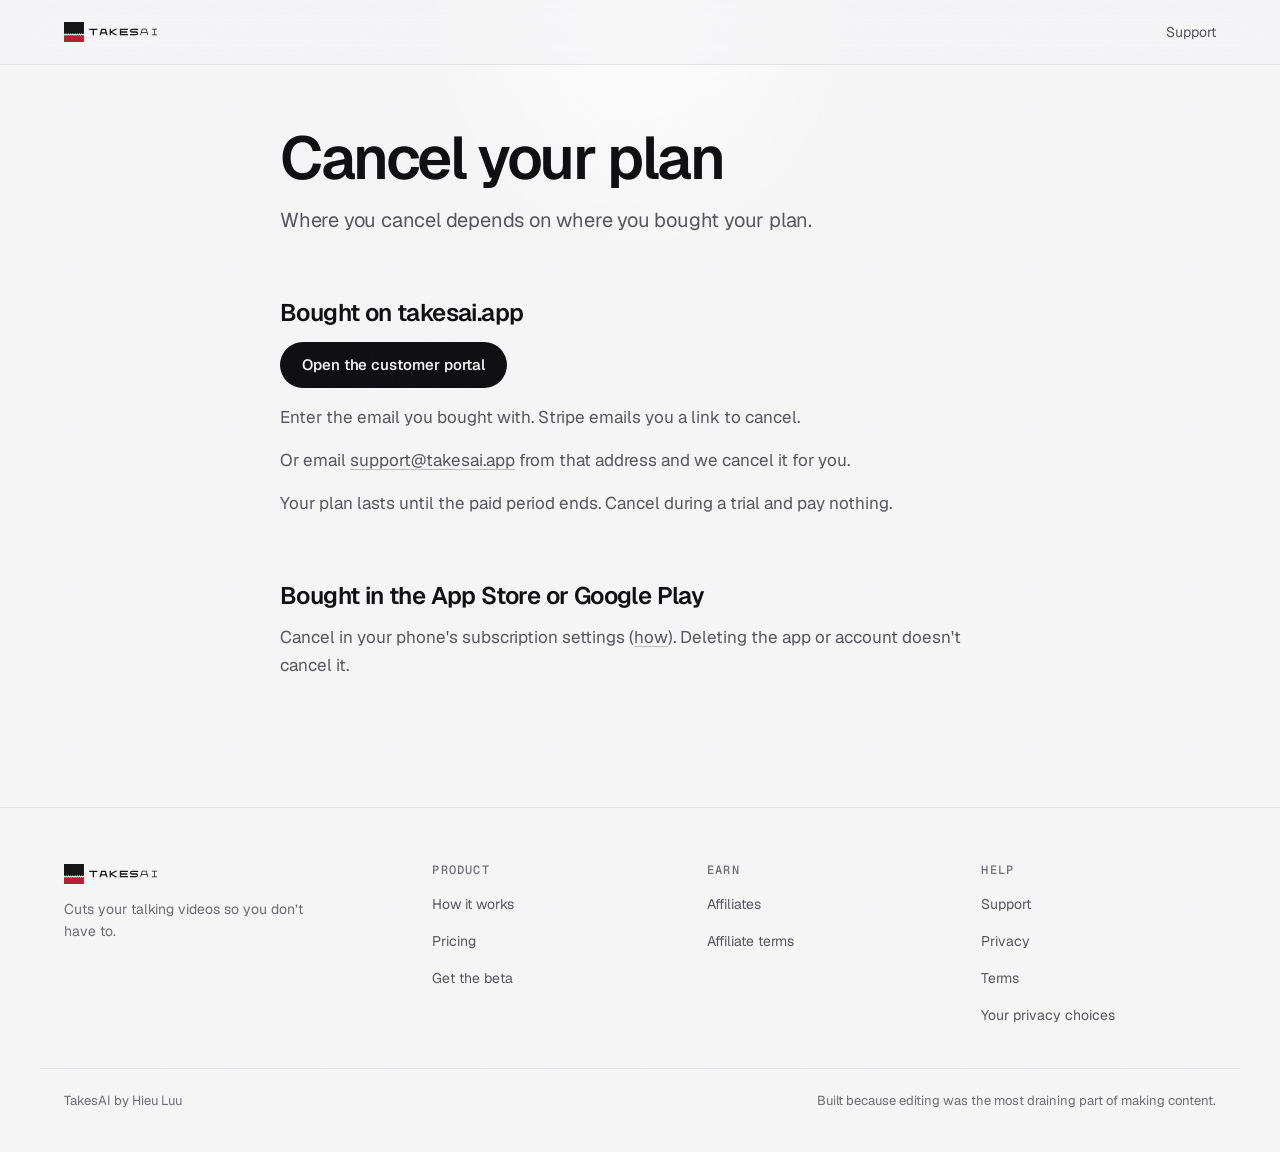
<file: cancel/index.html>
<!doctype html>
<html lang="en">
<head>
<meta charset="utf-8">
<meta name="viewport" content="width=device-width, initial-scale=1">
<link rel="icon" href="../assets/icon.svg" type="image/svg+xml">
<link rel="apple-touch-icon" href="../assets/apple-touch-icon.png">
<title>Cancel your TakesAI plan</title>
<meta name="description" content="How to cancel a TakesAI plan bought on takesai.app, in the App Store or in Google Play.">
<meta property="og:image" content="https://takesai.app/assets/og.png">
<meta property="og:image:width" content="1200">
<meta property="og:image:height" content="630">
<meta property="og:image:alt" content="TakesAI: skip the editing">
<meta name="twitter:card" content="summary_large_image">
<link rel="canonical" href="https://takesai.app/cancel/">
<link rel="preload" href="../assets/fonts/Geist-Variable.woff2" as="font" type="font/woff2" crossorigin>
<meta name="theme-color" content="#F6F6F7" media="(prefers-color-scheme: light)">
<meta name="theme-color" content="#0A0A0B" media="(prefers-color-scheme: dark)">
<link rel="stylesheet" href="../style.css">
<script src="../assets/site.js" defer></script>
</head>
<body>
<header class="site-header"><nav><a class="brand" href="../"><picture><source srcset="../assets/logo-dark.svg" media="(prefers-color-scheme: dark)"><img src="../assets/logo.svg" alt="TakesAI" width="102" height="22"></picture></a> <span class="links"><a href="../support/">Support</a></span></nav></header>
<main class="page">

<h1>Cancel your plan</h1>
<p class="lede">Where you cancel depends on where you bought your plan.</p>

<section id="web">
<h2>Bought on takesai.app</h2>
<p><a class="btn" href="https://billing.stripe.com/p/login/6oU4gB64sfBVbNS96zdwc00">Open the customer portal</a></p>
<p>Enter the email you bought with. Stripe emails you a link to cancel.</p>
<p>Or email <a href="mailto:support@takesai.app?subject=Cancel%20my%20TakesAI%20plan&amp;body=Please%20cancel%20my%20TakesAI%20plan.">support@takesai.app</a> from that address and we cancel it for you.</p>
<p>Your plan lasts until the paid period ends. Cancel during a trial and pay nothing.</p>
</section>

<section id="stores">
<h2>Bought in the App Store or Google Play</h2>
<p>Cancel in your phone's subscription settings (<a href="../support/#cancel">how</a>). Deleting the app or account doesn't cancel it.</p>
</section>
</main>
<footer class="site-footer">
  <div class="foot">
    <div><a class="brand" href="../"><picture><source srcset="../assets/logo-dark.svg" media="(prefers-color-scheme: dark)"><img src="../assets/logo.svg" alt="TakesAI" width="94" height="20"></picture></a><p>Cuts your talking videos so you don’t have to.</p></div>
    <div><h4>Product</h4><ul><li><a href="../#how">How it works</a></li><li><a href="../#pricing">Pricing</a></li><li><a href="../beta/">Get the beta</a></li></ul></div>
    <div class="if-trial not-app"><h4>Earn</h4><ul><li><a href="../earn/">Affiliates</a></li><li><a href="../earn/terms/">Affiliate terms</a></li></ul></div>
    <div><h4>Help</h4><ul><li><a href="../support/">Support</a></li><li><a href="../privacy/">Privacy</a></li><li><a href="../terms/">Terms</a></li><li><a href="../privacy-choices/">Your privacy choices</a></li></ul></div>
  </div>
  <div class="foot-b"><span>TakesAI by Hieu Luu</span><span>Built because editing was the most draining part of making content.</span></div>
</footer>
</body>
</html>
</file>
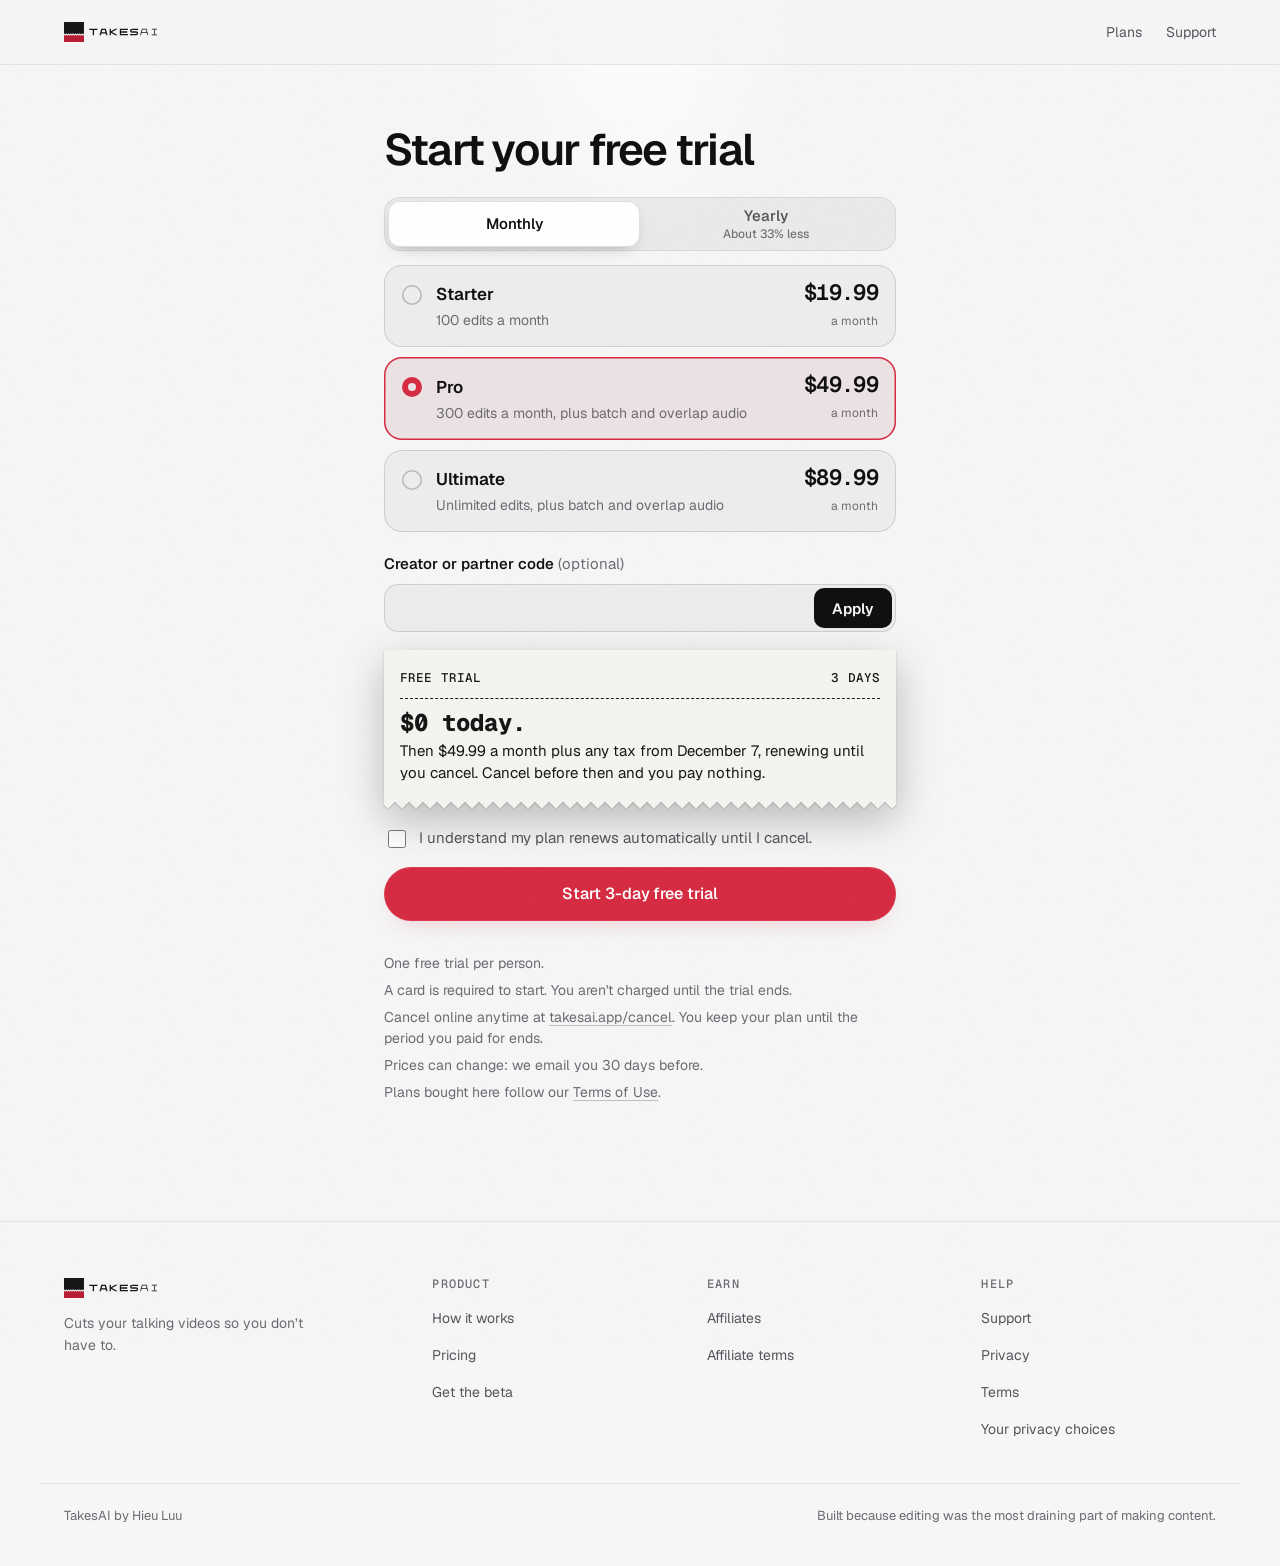
<file: checkout/index.html>
<!doctype html>
<html lang="en">
<head>
<meta charset="utf-8">
<meta name="viewport" content="width=device-width, initial-scale=1">
<link rel="icon" href="../assets/icon.svg" type="image/svg+xml">
<link rel="apple-touch-icon" href="../assets/apple-touch-icon.png">
<title>Start your TakesAI trial</title>
<meta name="description" content="Pick a TakesAI plan and start your free trial: $0 today, then the plan's price unless you cancel.">
<meta property="og:image" content="https://takesai.app/assets/og.png">
<meta property="og:image:width" content="1200">
<meta property="og:image:height" content="630">
<meta property="og:image:alt" content="TakesAI: skip the editing">
<meta name="twitter:card" content="summary_large_image">
<link rel="preload" href="../assets/fonts/Geist-Variable.woff2" as="font" type="font/woff2" crossorigin>
<meta name="theme-color" content="#F6F6F7" media="(prefers-color-scheme: light)">
<meta name="theme-color" content="#0A0A0B" media="(prefers-color-scheme: dark)">
<link rel="stylesheet" href="../style.css">
<link rel="stylesheet" href="checkout.css">
<script src="../assets/site.js" defer></script>
<script src="checkout.js" defer></script>
</head>
<body class="checkout">
<header class="site-header"><nav aria-label="Main"><a class="brand" href="../"><picture><source srcset="../assets/logo-dark.svg" media="(prefers-color-scheme: dark)"><img src="../assets/logo.svg" alt="TakesAI" width="102" height="22"></picture></a> <span class="links"><a href="../#plans">Plans</a> <a href="../support/">Support</a></span></nav></header>
<main class="page">

<h1>Start your free trial</h1>

<form id="checkout" class="picker">
  <!-- Black Friday (spec 012): shown by checkout.js only while SALE is on and inside the sale's times. -->
  <p class="sale-note" id="sale-note" hidden><strong>Black Friday: 50% off your first year</strong> on yearly plans. <span id="countdown" role="timer"></span></p>

  <fieldset class="seg">
    <legend class="vh">Billing period</legend>
    <label><input type="radio" name="period" value="monthly" checked>Monthly</label>
    <label><input type="radio" name="period" value="yearly">Yearly <small>About 33% less</small></label>
  </fieldset>

  <!-- Prices match the App Store (docs/store-setup.md; checkout-api.md server rule 1). The period switch is CSS only, so prices read right without JavaScript. -->
  <fieldset class="plans">
    <legend class="vh">Plan</legend>
    <label class="plan"><input type="radio" name="plan" value="starter">
      <b class="name">Starter</b>
      <span class="price"><span class="m"><b>$19.99</b> <small>a month</small></span><span class="y"><b>$159.99</b> <small>a year</small></span></span>
      <span class="what">100 edits a month</span>
    </label>
    <label class="plan"><input type="radio" name="plan" value="pro" checked>
      <b class="name">Pro</b>
      <span class="price"><span class="m"><b>$49.99</b> <small>a month</small></span><span class="y"><b>$399.99</b> <small>a year</small></span></span>
      <span class="what">300 edits a month, plus batch and overlap audio</span>
    </label>
    <label class="plan"><input type="radio" name="plan" value="ultimate">
      <b class="name">Ultimate</b>
      <span class="price"><span class="m"><b>$89.99</b> <small>a month</small></span><span class="y"><b>$719.99</b> <small>a year</small></span></span>
      <span class="what">Unlimited edits, plus batch and overlap audio</span>
    </label>
  </fieldset>

  <!-- Shown by checkout.js: the trial date and the button need JavaScript. -->
  <div class="order" id="order" hidden>
    <!-- No email field: Stripe Checkout asks for it on the next page (keeps the button on the first phone screen, SC-001). -->

    <!-- The code sits right above the total and the button, with its own Apply, so nobody reaches Stripe without it (founder, 2026-11-17). -->
    <div class="code" id="code-row">
      <label class="field" for="code">Creator or partner code <small>(optional)</small></label>
      <div class="code-in">
        <input id="code" name="code" type="text" autocomplete="off" autocapitalize="characters" spellcheck="false" maxlength="40" enterkeyhint="done">
        <button type="button" class="apply" id="apply">Apply</button>
      </div>
      <p class="code-msg" id="code-msg" role="status" aria-live="polite"></p>
    </div>

    <div class="r-wrap"><ul class="receipt">
      <li><span id="trial-label">Free trial</span><span id="trial-days">3 days</span></li>
      <li class="total due" id="due" aria-live="polite"><strong id="due-now">$0 today.</strong> <span id="due-then"></span></li>
    </ul></div>

    <label class="consent" id="consent" hidden><input type="checkbox" name="renews" required> I understand my plan renews automatically until I cancel.</label>
    <button class="btn btn-cut" id="start" type="submit" data-track="checkout_start" disabled hidden>Start free trial</button>
    <div class="soon" id="soon" hidden>
      <p>Web checkout opens soon.</p>
      <a class="btn btn-cut" href="../beta/" data-track="download">Get the TakesAI beta</a>
    </div>
    <div class="msg" id="msg" role="alert"></div>
  </div>

  <noscript>
    <div class="soon">
      <p>Checkout needs JavaScript. Turn it on and reload this page, or get the app instead.</p>
      <a class="btn btn-cut" href="../beta/" data-track="download">Get the TakesAI beta</a>
    </div>
  </noscript>
</form>

<ul class="fine">
  <li class="free-only">One free Ultimate per person. No card needed.</li>
  <li class="free-only">Cancel anytime at <a href="../cancel/">takesai.app/cancel</a>.</li>
  <li class="free-only">Free plans from partner codes follow our <a href="../terms/#web-purchases">Terms of Use</a>.</li>
  <li class="trial-only">One free trial per person.</li>
  <li class="trial-only">A card is required to start. You aren't charged until the trial ends.</li>
  <li class="sale-only">Black Friday prices are for your first year on a yearly plan, paid today, with no free trial. Then the regular yearly price.</li>
  <li>Cancel online anytime at <a href="../cancel/">takesai.app/cancel</a>. You keep your plan until the period you paid for ends.</li>
  <li>Prices can change: we email you 30 days before.</li>
  <li>Plans bought here follow our <a href="../terms/#web-purchases">Terms of Use</a>.</li>
</ul>
</main>
<footer class="site-footer">
  <div class="foot">
    <div><a class="brand" href="../"><picture><source srcset="../assets/logo-dark.svg" media="(prefers-color-scheme: dark)"><img src="../assets/logo.svg" alt="TakesAI" width="94" height="20"></picture></a><p>Cuts your talking videos so you don’t have to.</p></div>
    <div><h4>Product</h4><ul><li><a href="../#how">How it works</a></li><li><a href="../#pricing">Pricing</a></li><li><a href="../beta/">Get the beta</a></li></ul></div>
    <div class="if-trial not-app"><h4>Earn</h4><ul><li><a href="../earn/">Affiliates</a></li><li><a href="../earn/terms/">Affiliate terms</a></li></ul></div>
    <div><h4>Help</h4><ul><li><a href="../support/">Support</a></li><li><a href="../privacy/">Privacy</a></li><li><a href="../terms/">Terms</a></li><li><a href="../privacy-choices/">Your privacy choices</a></li></ul></div>
  </div>
  <div class="foot-b"><span>TakesAI by Hieu Luu</span><span>Built because editing was the most draining part of making content.</span></div>
</footer>
</body>
</html>
</file>
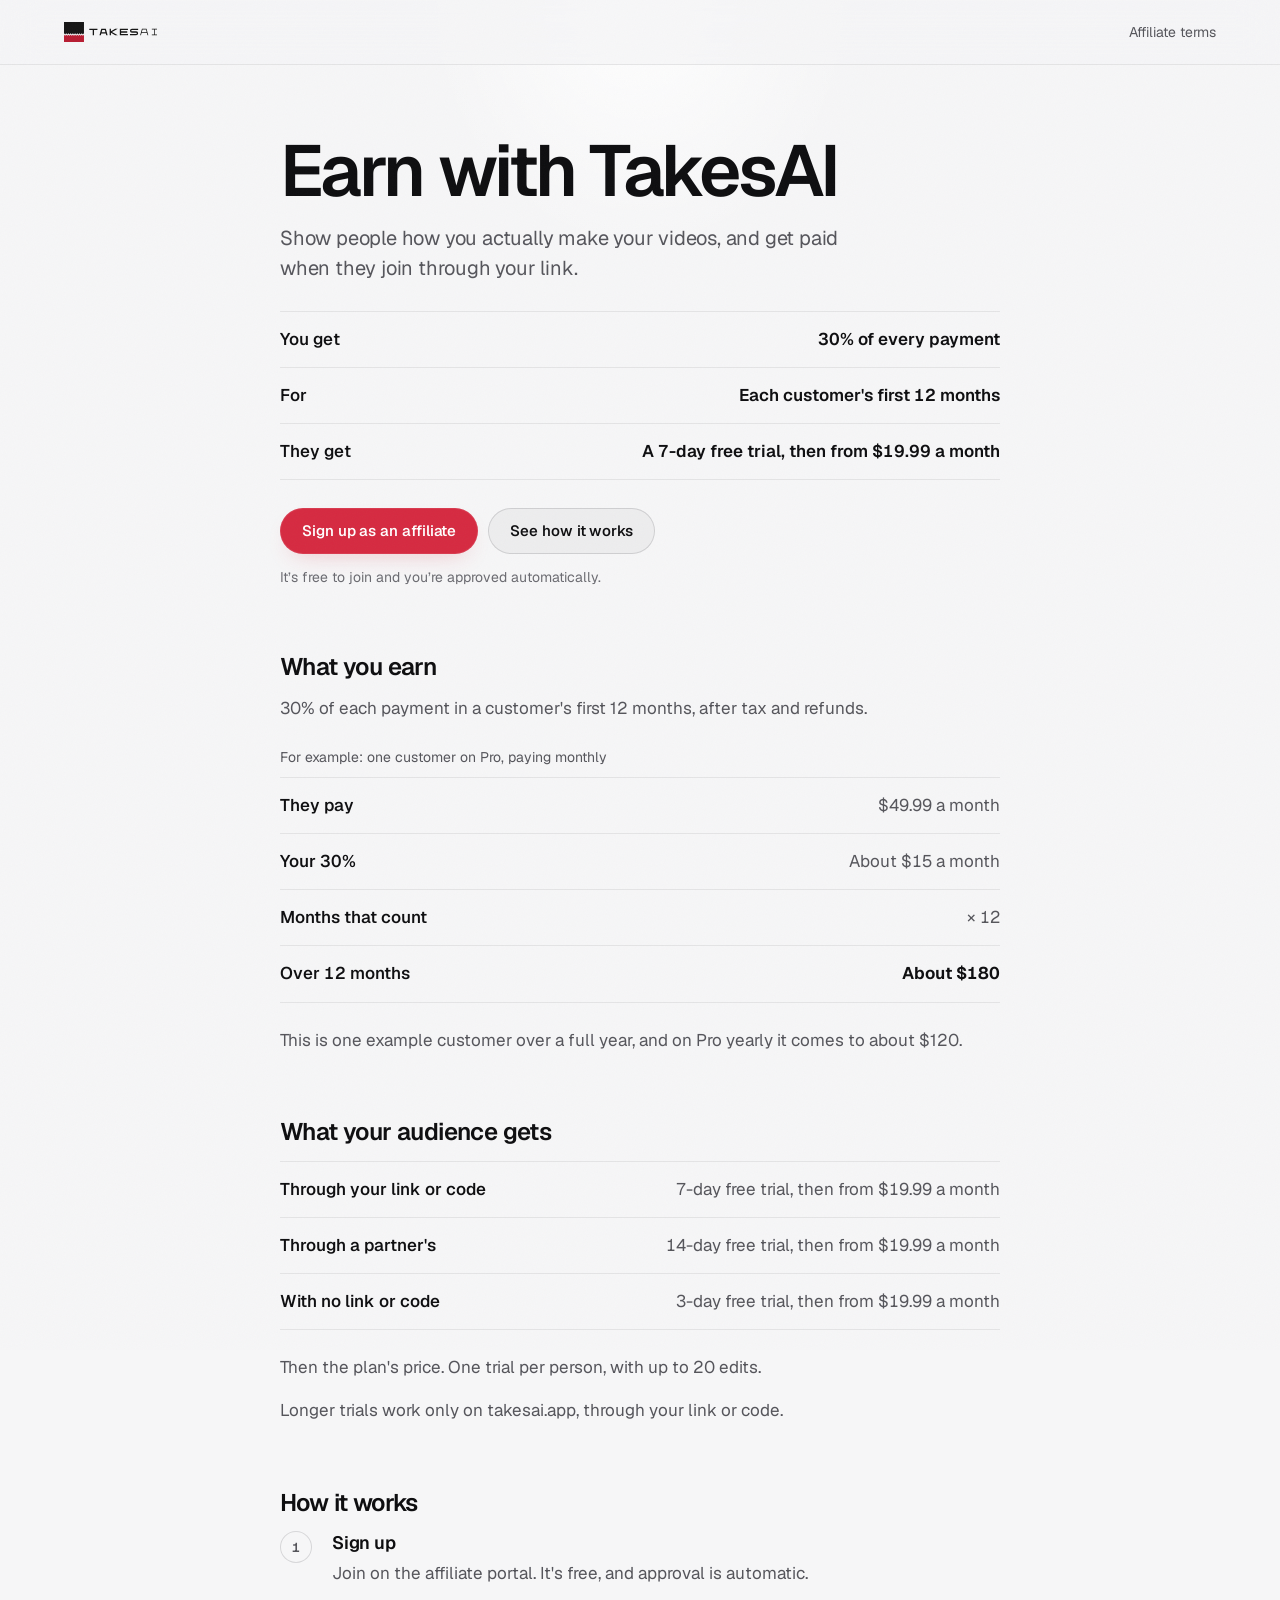
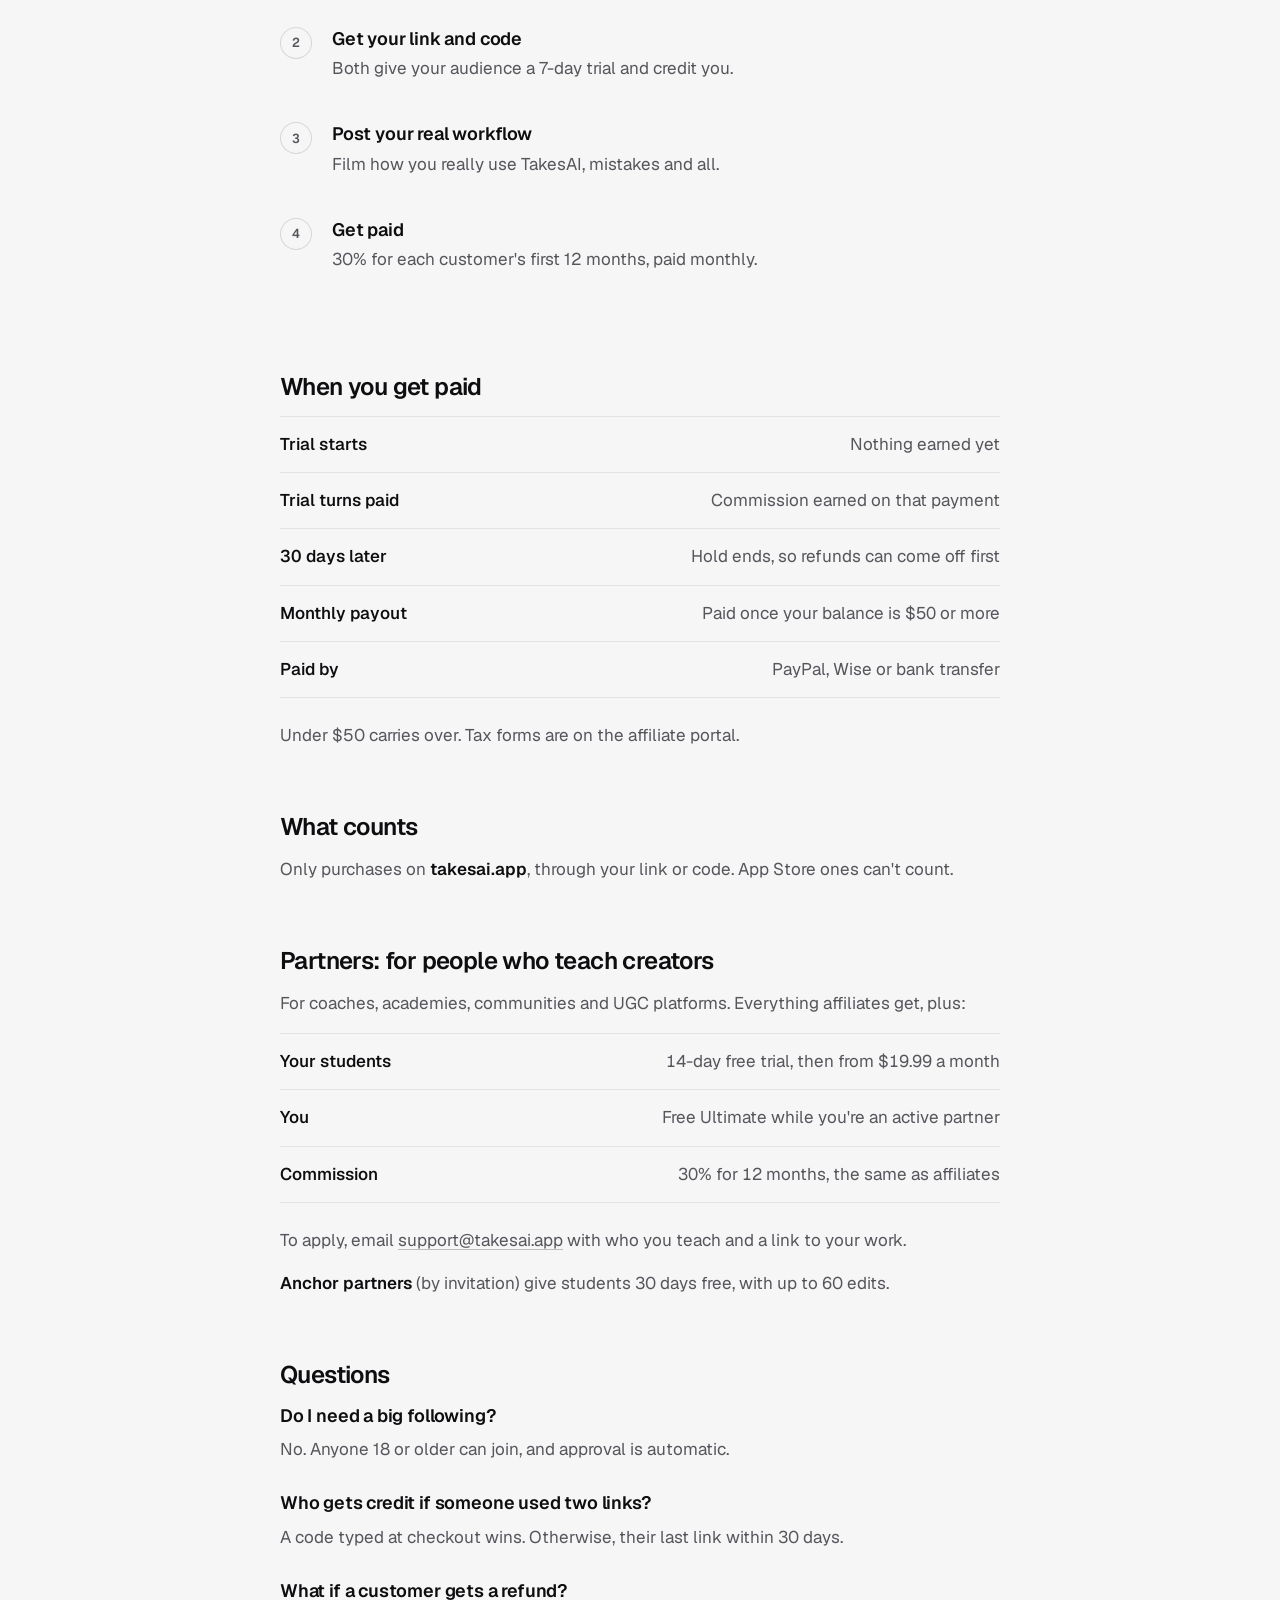
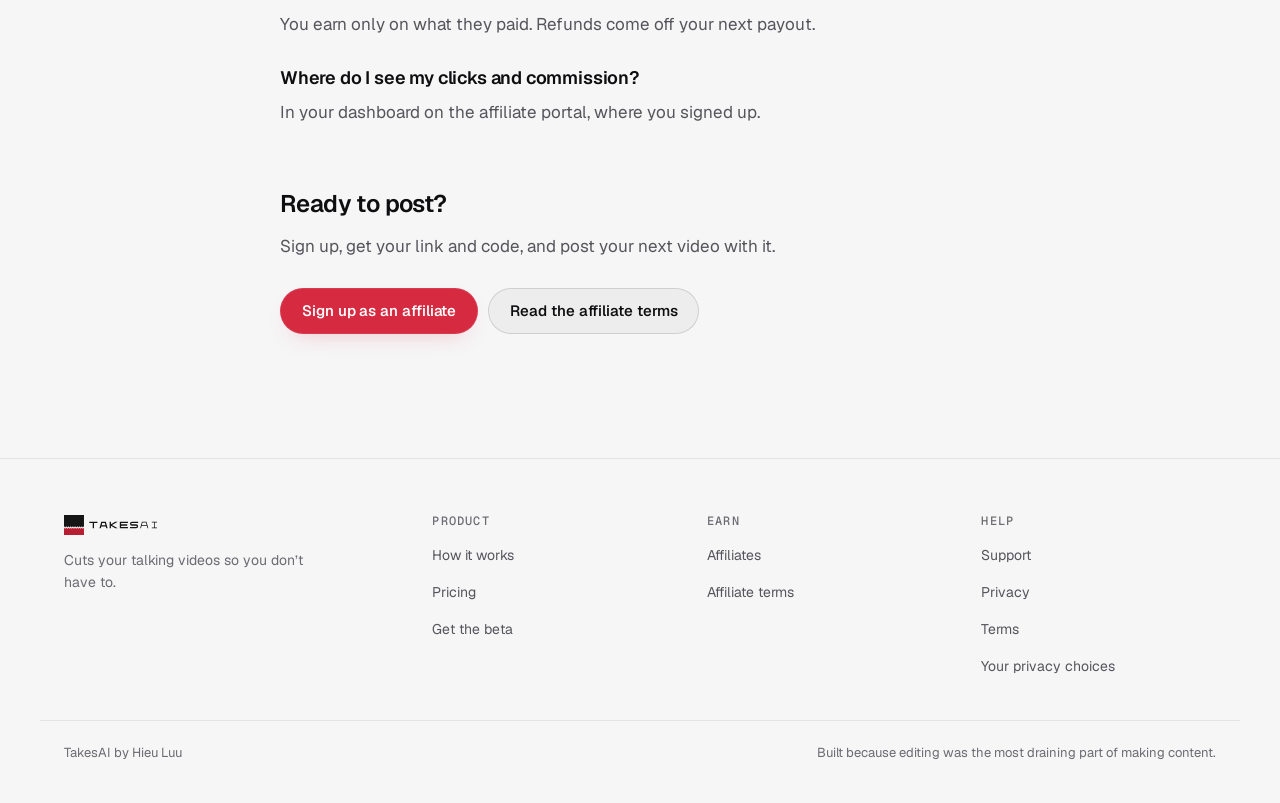
<file: earn/index.html>
<!doctype html>
<html lang="en">
<head>
<meta charset="utf-8">
<meta name="viewport" content="width=device-width, initial-scale=1">
<link rel="icon" href="../assets/icon.svg" type="image/svg+xml">
<link rel="apple-touch-icon" href="../assets/apple-touch-icon.png">
<title>Earn with TakesAI: 30% for 12 months</title>
<meta name="description" content="Join the TakesAI affiliate program: 30% of every payment from each customer you refer, for their first 12 months. Your audience gets a 7-day free trial.">
<meta property="og:image" content="https://takesai.app/assets/og.png">
<meta property="og:image:width" content="1200">
<meta property="og:image:height" content="630">
<meta property="og:image:alt" content="TakesAI: skip the editing">
<meta name="twitter:card" content="summary_large_image">
<link rel="canonical" href="https://takesai.app/earn/">
<link rel="preload" href="../assets/fonts/Geist-Variable.woff2" as="font" type="font/woff2" crossorigin>
<meta name="theme-color" content="#F6F6F7" media="(prefers-color-scheme: light)">
<meta name="theme-color" content="#0A0A0B" media="(prefers-color-scheme: dark)">
<link rel="stylesheet" href="../style.css">
<link rel="stylesheet" href="earn.css">
<script src="../assets/site.js" defer></script>
</head>
<body class="earn">
<header class="site-header"><nav aria-label="Main"><a class="brand" href="../"><picture><source srcset="../assets/logo-dark.svg" media="(prefers-color-scheme: dark)"><img src="../assets/logo.svg" alt="TakesAI" width="102" height="22"></picture></a> <span class="links"><a href="terms/">Affiliate terms</a></span></nav></header>
<main class="page">

<header class="hero">
  <h1>Earn with TakesAI</h1>
  <p class="lede">Show people how you actually make your videos, and get paid when they join through your link.</p>
  <ul class="lines offer" aria-label="The offer at a glance">
    <li><span>You get</span><span>30% of every payment</span></li>
    <li><span>For</span><span>Each customer's first 12 months</span></li>
    <li><span>They get</span><span>A 7-day free trial, then from $19.99 a month</span></li>
  </ul>
  <p class="actions">
    <a class="btn btn-cut" href="https://takesai.tolt.io" data-track="affiliate_signup">Sign up as an affiliate</a>
    <a class="btn btn-quiet" href="#how">See how it works</a>
  </p>
  <p class="fine">It’s free to join and you’re approved automatically.</p>
</header>

<section id="earn" aria-labelledby="earn-h">
  <h2 id="earn-h">What you earn</h2>
  <p>30% of each payment in a customer's first 12 months, after tax and refunds.</p>
  <p class="meta" id="example-h">For example: one customer on Pro, paying monthly</p>
  <ul class="lines example" aria-labelledby="example-h">
    <li><span>They pay</span><span>$49.99 a month</span></li>
    <li><span>Your 30%</span><span>About $15 a month</span></li>
    <li><span>Months that count</span><span>× 12</span></li>
    <li class="total"><span>Over 12 months</span><span>About $180</span></li>
  </ul>
  <p>This is one example customer over a full year, and on Pro yearly it comes to about $120.</p>
</section>

<section id="audience" aria-labelledby="audience-h">
  <h2 id="audience-h">What your audience gets</h2>
  <ul class="lines">
    <li><span>Through your link or code</span><span>7-day free trial, then from $19.99 a month</span></li>
    <li><span>Through a partner's</span><span>14-day free trial, then from $19.99 a month</span></li>
    <li><span>With no link or code</span><span>3-day free trial, then from $19.99 a month</span></li>
  </ul>
  <p>Then the plan's price. One trial per person, with up to 20 edits.</p>
  <p>Longer trials work only on takesai.app, through your link or code.</p>
</section>

<section id="how" aria-labelledby="how-h">
  <h2 id="how-h">How it works</h2>
  <ol class="steps">
    <li><h3>Sign up</h3><p>Join on the affiliate portal. It's free, and approval is automatic.</p></li>
    <li><h3>Get your link and code</h3><p>Both give your audience a 7-day trial and credit you.</p></li>
    <li><h3>Post your real workflow</h3><p>Film how you really use TakesAI, mistakes and all.</p></li>
    <li><h3>Get paid</h3><p>30% for each customer's first 12 months, paid monthly.</p></li>
  </ol>
</section>

<section id="payouts" aria-labelledby="payouts-h">
  <h2 id="payouts-h">When you get paid</h2>
  <ul class="lines">
    <li><span>Trial starts</span><span>Nothing earned yet</span></li>
    <li><span>Trial turns paid</span><span>Commission earned on that payment</span></li>
    <li><span>30 days later</span><span>Hold ends, so refunds can come off first</span></li>
    <li><span>Monthly payout</span><span>Paid once your balance is $50 or more</span></li>
    <li><span>Paid by</span><span>PayPal, Wise or bank transfer</span></li>
  </ul>
  <p>Under $50 carries over. Tax forms are on the affiliate portal.</p>
</section>

<section id="what-counts" aria-labelledby="counts-h">
  <h2 id="counts-h">What counts</h2>
  <p>Only purchases on <strong>takesai.app</strong>, through your link or code. App Store ones can't count.</p>
</section>

<section id="partners" aria-labelledby="partners-h">
  <h2 id="partners-h">Partners: for people who teach creators</h2>
  <p>For coaches, academies, communities and UGC platforms. Everything affiliates get, plus:</p>
  <ul class="lines">
    <li><span>Your students</span><span>14-day free trial, then from $19.99 a month</span></li>
    <li><span>You</span><span>Free Ultimate while you're an active partner</span></li>
    <li><span>Commission</span><span>30% for 12 months, the same as affiliates</span></li>
  </ul>
  <p>To apply, email <a href="mailto:support@takesai.app?subject=Partner%20application">support@takesai.app</a> with who you teach and a link to your work.</p>
  <p><strong>Anchor partners</strong> (by invitation) give students 30 days free, with up to 60 edits.</p>
</section>

<section id="faq" aria-labelledby="faq-h">
  <h2 id="faq-h">Questions</h2>
  <div class="faq">
    <h3>Do I need a big following?</h3>
    <p>No. Anyone 18 or older can join, and approval is automatic.</p>
    <h3>Who gets credit if someone used two links?</h3>
    <p>A code typed at checkout wins. Otherwise, their last link within 30 days.</p>
    <h3>What if a customer gets a refund?</h3>
    <p>You earn only on what they paid. Refunds come off your next payout.</p>
    <h3>Where do I see my clicks and commission?</h3>
    <p>In your dashboard on the affiliate portal, where you signed up.</p>
  </div>
</section>

<section class="signup" aria-labelledby="signup-h">
  <h2 id="signup-h">Ready to post?</h2>
  <p>Sign up, get your link and code, and post your next video with it.</p>
  <p class="actions">
    <a class="btn btn-cut" href="https://takesai.tolt.io" data-track="affiliate_signup">Sign up as an affiliate</a>
    <a class="btn btn-quiet" href="terms/">Read the affiliate terms</a>
  </p>
</section>
</main>
<footer class="site-footer">
  <div class="foot">
    <div><a class="brand" href="../"><picture><source srcset="../assets/logo-dark.svg" media="(prefers-color-scheme: dark)"><img src="../assets/logo.svg" alt="TakesAI" width="94" height="20"></picture></a><p>Cuts your talking videos so you don’t have to.</p></div>
    <div><h4>Product</h4><ul><li><a href="../#how">How it works</a></li><li><a href="../#pricing">Pricing</a></li><li><a href="../beta/">Get the beta</a></li></ul></div>
    <div class="if-trial not-app"><h4>Earn</h4><ul><li><a href="../earn/">Affiliates</a></li><li><a href="../earn/terms/">Affiliate terms</a></li></ul></div>
    <div><h4>Help</h4><ul><li><a href="../support/">Support</a></li><li><a href="../privacy/">Privacy</a></li><li><a href="../terms/">Terms</a></li><li><a href="../privacy-choices/">Your privacy choices</a></li></ul></div>
  </div>
  <div class="foot-b"><span>TakesAI by Hieu Luu</span><span>Built because editing was the most draining part of making content.</span></div>
</footer>
</body>
</html>
</file>
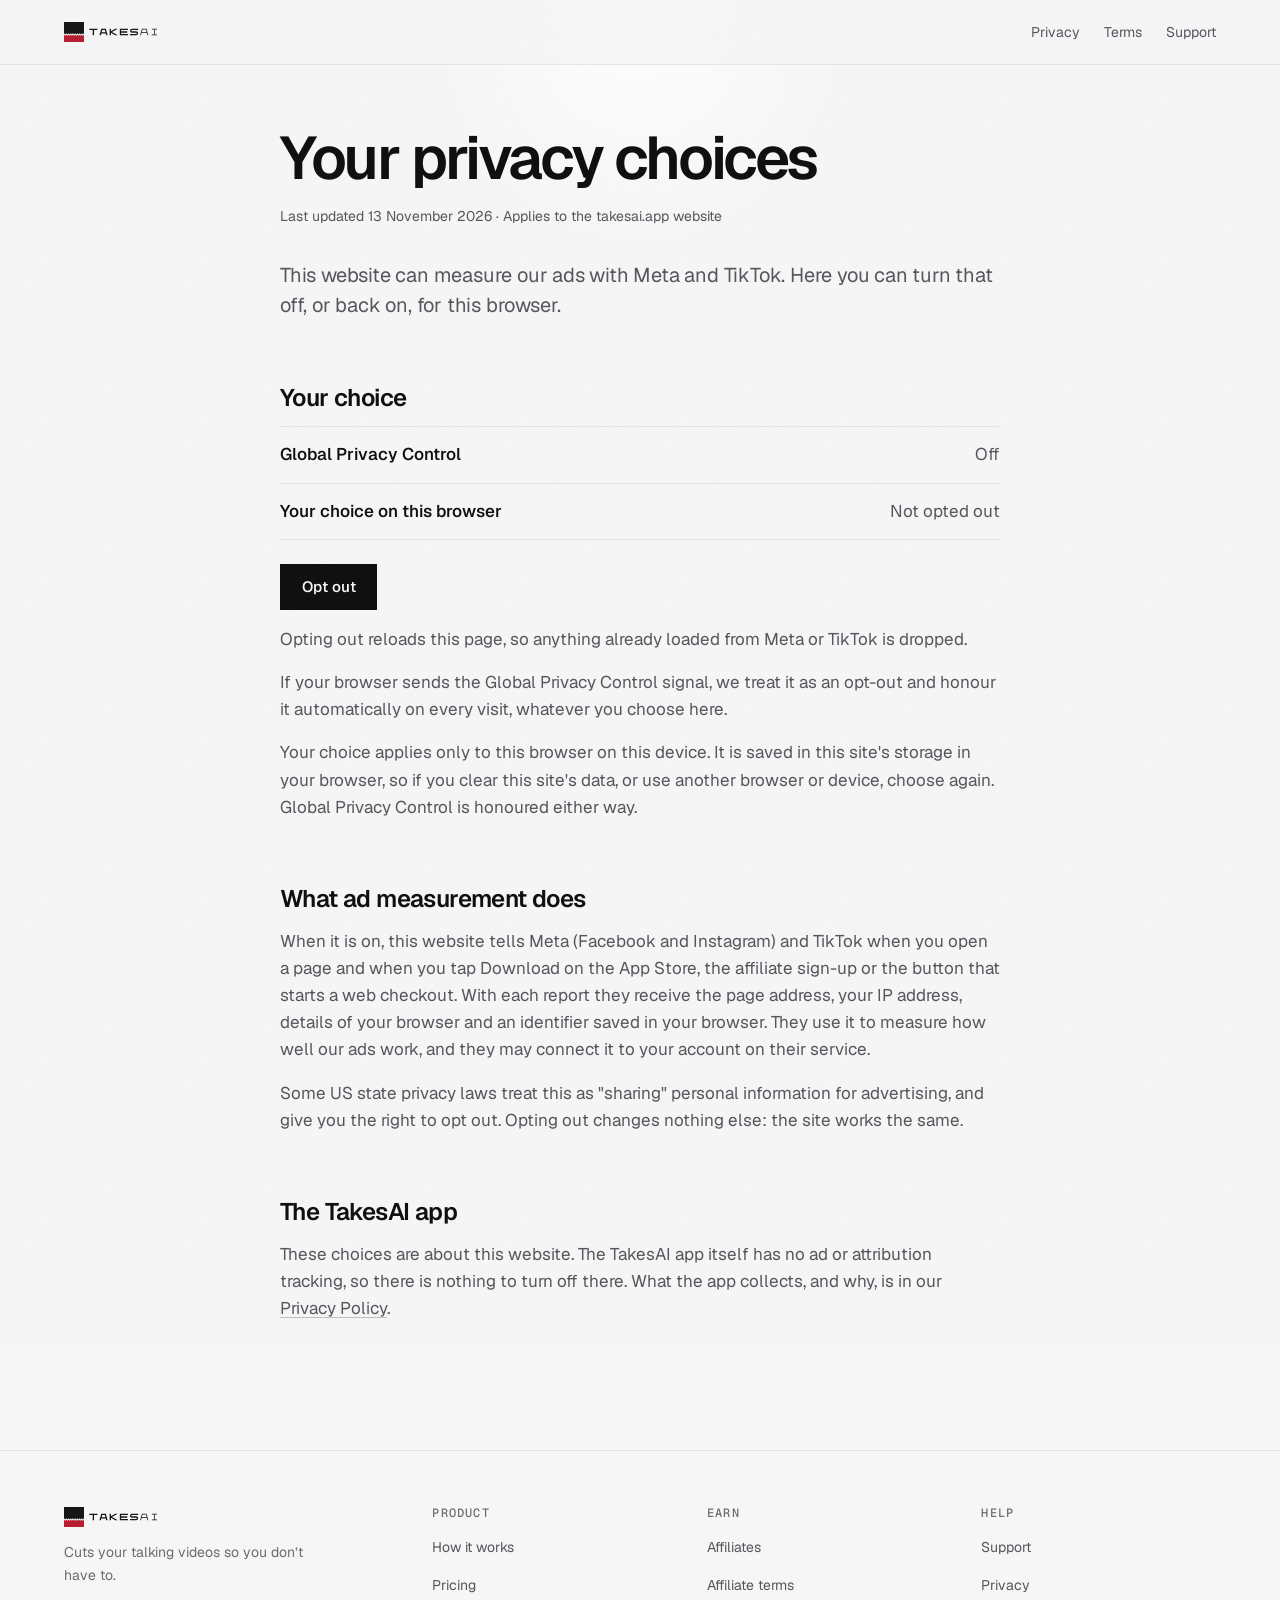
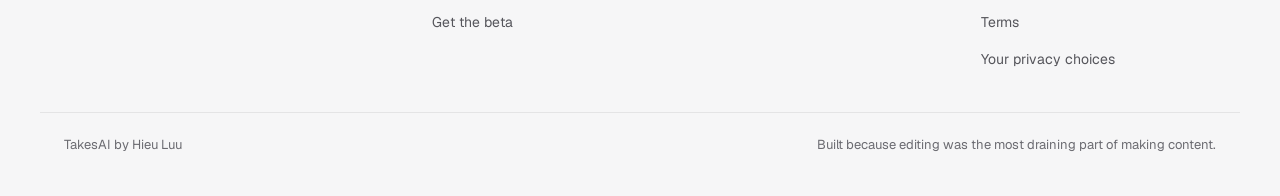
<file: privacy-choices/index.html>
<!doctype html>
<html lang="en">
<head>
<meta charset="utf-8">
<meta name="viewport" content="width=device-width, initial-scale=1">
<link rel="icon" href="../assets/icon.svg" type="image/svg+xml">
<link rel="apple-touch-icon" href="../assets/apple-touch-icon.png">
<title>TakesAI Privacy Choices</title>
<meta name="description" content="Opt out of, or back into, the ad measurement this website does with Meta and TikTok.">
<meta property="og:image" content="https://takesai.app/assets/og.png">
<meta property="og:image:width" content="1200">
<meta property="og:image:height" content="630">
<meta property="og:image:alt" content="TakesAI: skip the editing">
<meta name="twitter:card" content="summary_large_image">
<link rel="preload" href="../assets/fonts/Geist-Variable.woff2" as="font" type="font/woff2" crossorigin>
<meta name="theme-color" content="#F6F6F7" media="(prefers-color-scheme: light)">
<meta name="theme-color" content="#0A0A0B" media="(prefers-color-scheme: dark)">
<link rel="stylesheet" href="../style.css">
<style>
  [hidden] { display: none !important; }
  button.btn { cursor: pointer; border-radius: 0; }
</style>
<script src="../assets/site.js" defer></script>
</head>
<body>
<header class="site-header"><nav>
  <a class="brand" href="../"><picture><source srcset="../assets/logo-dark.svg" media="(prefers-color-scheme: dark)"><img src="../assets/logo.svg" alt="TakesAI" width="102" height="22"></picture></a>
  <span class="links"><a href="../privacy/">Privacy</a><a href="../terms/">Terms</a><a href="../support/">Support</a></span>
</nav></header>
<main class="page">

<h1>Your privacy choices</h1>
<p class="meta">Last updated 13 November 2026 · Applies to the takesai.app website</p>

<p class="lede">This website can measure our ads with Meta and TikTok. Here you can turn that off, or back on, for this browser.</p>

<section id="choice">
<h2>Your choice</h2>
<p id="no-control">With JavaScript off, this site sends nothing to ad platforms, so there is nothing to opt out of. The control on this page needs JavaScript.</p>

<div id="control" hidden>
  <ul class="lines" aria-label="Your current settings">
    <li><span>Global Privacy Control</span><span id="gpc-state"></span></li>
    <li><span>Your choice on this browser</span><span id="choice-state"></span></li>
  </ul>
  <p><button type="button" class="btn" id="toggle"></button></p>
  <p id="gpc-note" hidden>Your browser's signal keeps you opted out. To opt back in, turn Global Privacy Control off in your browser's settings.</p>
  <p id="reload-note">Opting out reloads this page, so anything already loaded from Meta or TikTok is dropped.</p>
  <p id="message" role="status"></p>
</div>

<p>If your browser sends the Global Privacy Control signal, we treat it as an opt-out and honour it automatically on every visit, whatever you choose here.</p>


<p>Your choice applies only to this browser on this device. It is saved in this site's storage in your browser, so if you clear this site's data, or use another browser or device, choose again. Global Privacy Control is honoured either way.</p>
</section>

<section id="what">
<h2>What ad measurement does</h2>
<p>When it is on, this website tells Meta (Facebook and Instagram) and TikTok when you open a page and when you tap Download on the App Store<span class="if-trial">, the affiliate sign-up or the button that starts a web checkout</span>. With each report they receive the page address, your IP address, details of your browser and an identifier saved in your browser. They use it to measure how well our ads work, and they may connect it to your account on their service.</p>
<p>Some US state privacy laws treat this as "sharing" personal information for advertising, and give you the right to opt out. Opting out changes nothing else: the site works the same.</p>
</section>

<section id="app">
<h2>The TakesAI app</h2>
<p>These choices are about this website. The TakesAI app itself has no ad or attribution tracking, so there is nothing to turn off there. What the app collects, and why, is in our <a href="../privacy/">Privacy Policy</a>.</p>
</section>
</main>
<footer class="site-footer">
  <div class="foot">
    <div><a class="brand" href="../"><picture><source srcset="../assets/logo-dark.svg" media="(prefers-color-scheme: dark)"><img src="../assets/logo.svg" alt="TakesAI" width="94" height="20"></picture></a><p>Cuts your talking videos so you don’t have to.</p></div>
    <div><h4>Product</h4><ul><li><a href="../#how">How it works</a></li><li><a href="../#pricing">Pricing</a></li><li><a href="../beta/">Get the beta</a></li></ul></div>
    <div class="if-trial not-app"><h4>Earn</h4><ul><li><a href="../earn/">Affiliates</a></li><li><a href="../earn/terms/">Affiliate terms</a></li></ul></div>
    <div><h4>Help</h4><ul><li><a href="../support/">Support</a></li><li><a href="../privacy/">Privacy</a></li><li><a href="../terms/">Terms</a></li><li><a href="../privacy-choices/">Your privacy choices</a></li></ul></div>
  </div>
  <div class="foot-b"><span>TakesAI by Hieu Luu</span><span>Built because editing was the most draining part of making content.</span></div>
</footer>
<script>
// Runs after the deferred site.js. If site.js didn't run, nothing is sent either, so the no-JavaScript text stays.
document.addEventListener('DOMContentLoaded', function () {
  var t = window.takesai;
  if (!t) return;
  var gpc = navigator.globalPrivacyControl === true;
  var $ = function (id) { return document.getElementById(id); };
  function render() {
    var out = t.optedOut();
    $('gpc-state').textContent = gpc ? 'On: honoured' : 'Off';
    $('choice-state').textContent = out ? 'Opted out' : 'Not opted out';
    $('toggle').textContent = out ? 'Opt back in' : 'Opt out';
    $('toggle').hidden = gpc;
    $('gpc-note').hidden = !gpc;
    $('reload-note').hidden = gpc || out;
  }
  $('toggle').addEventListener('click', function () {
    var out = !t.optedOut();
    if (!t.setOptOut(out)) {
      $('message').textContent = out
        ? 'This browser would not save your choice, so it lasts only while this page is open.'
        : 'This browser blocks site storage, so you stay opted out.';
    } else if (out) {
      location.reload();
      return;
    } else {
      $('message').textContent = 'You opted back in.';
    }
    render();
  });
  $('no-control').hidden = true;
  $('control').hidden = false;
  render();
});
</script>
</body>
</html>
</file>
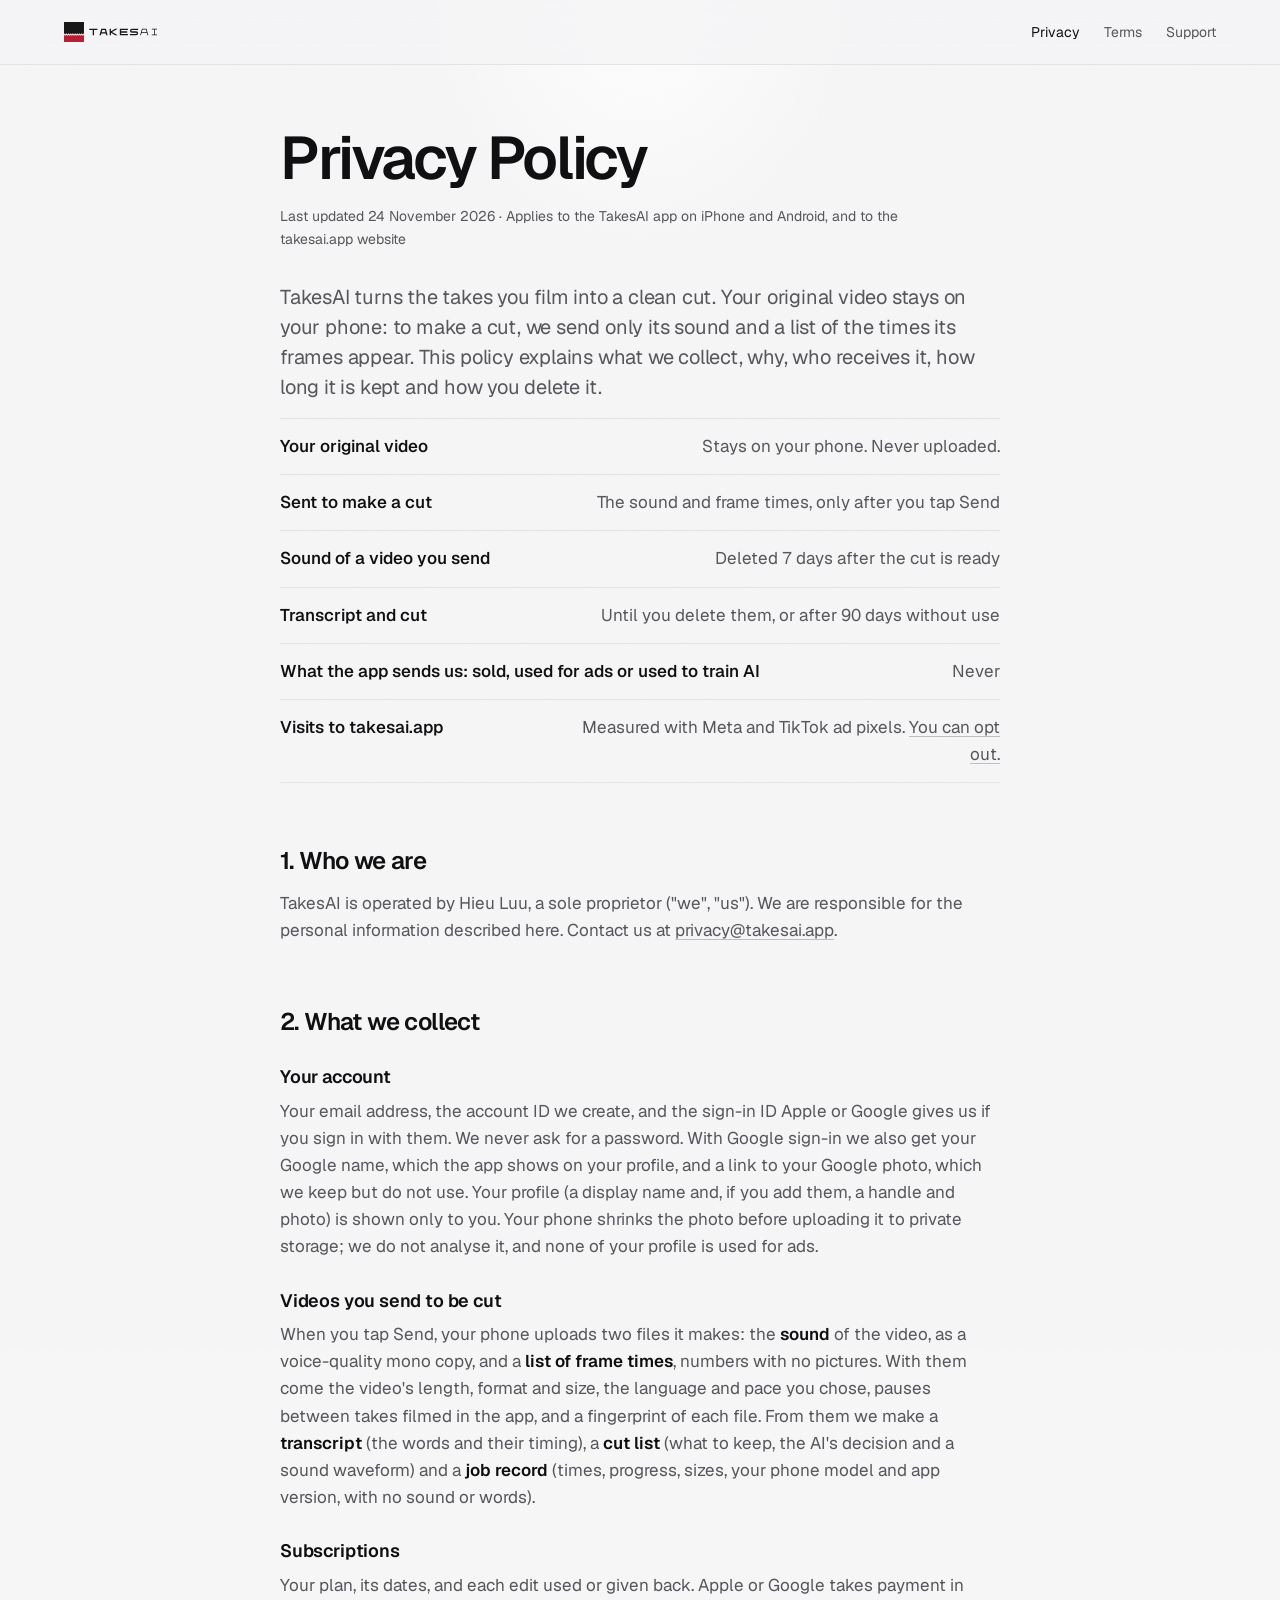
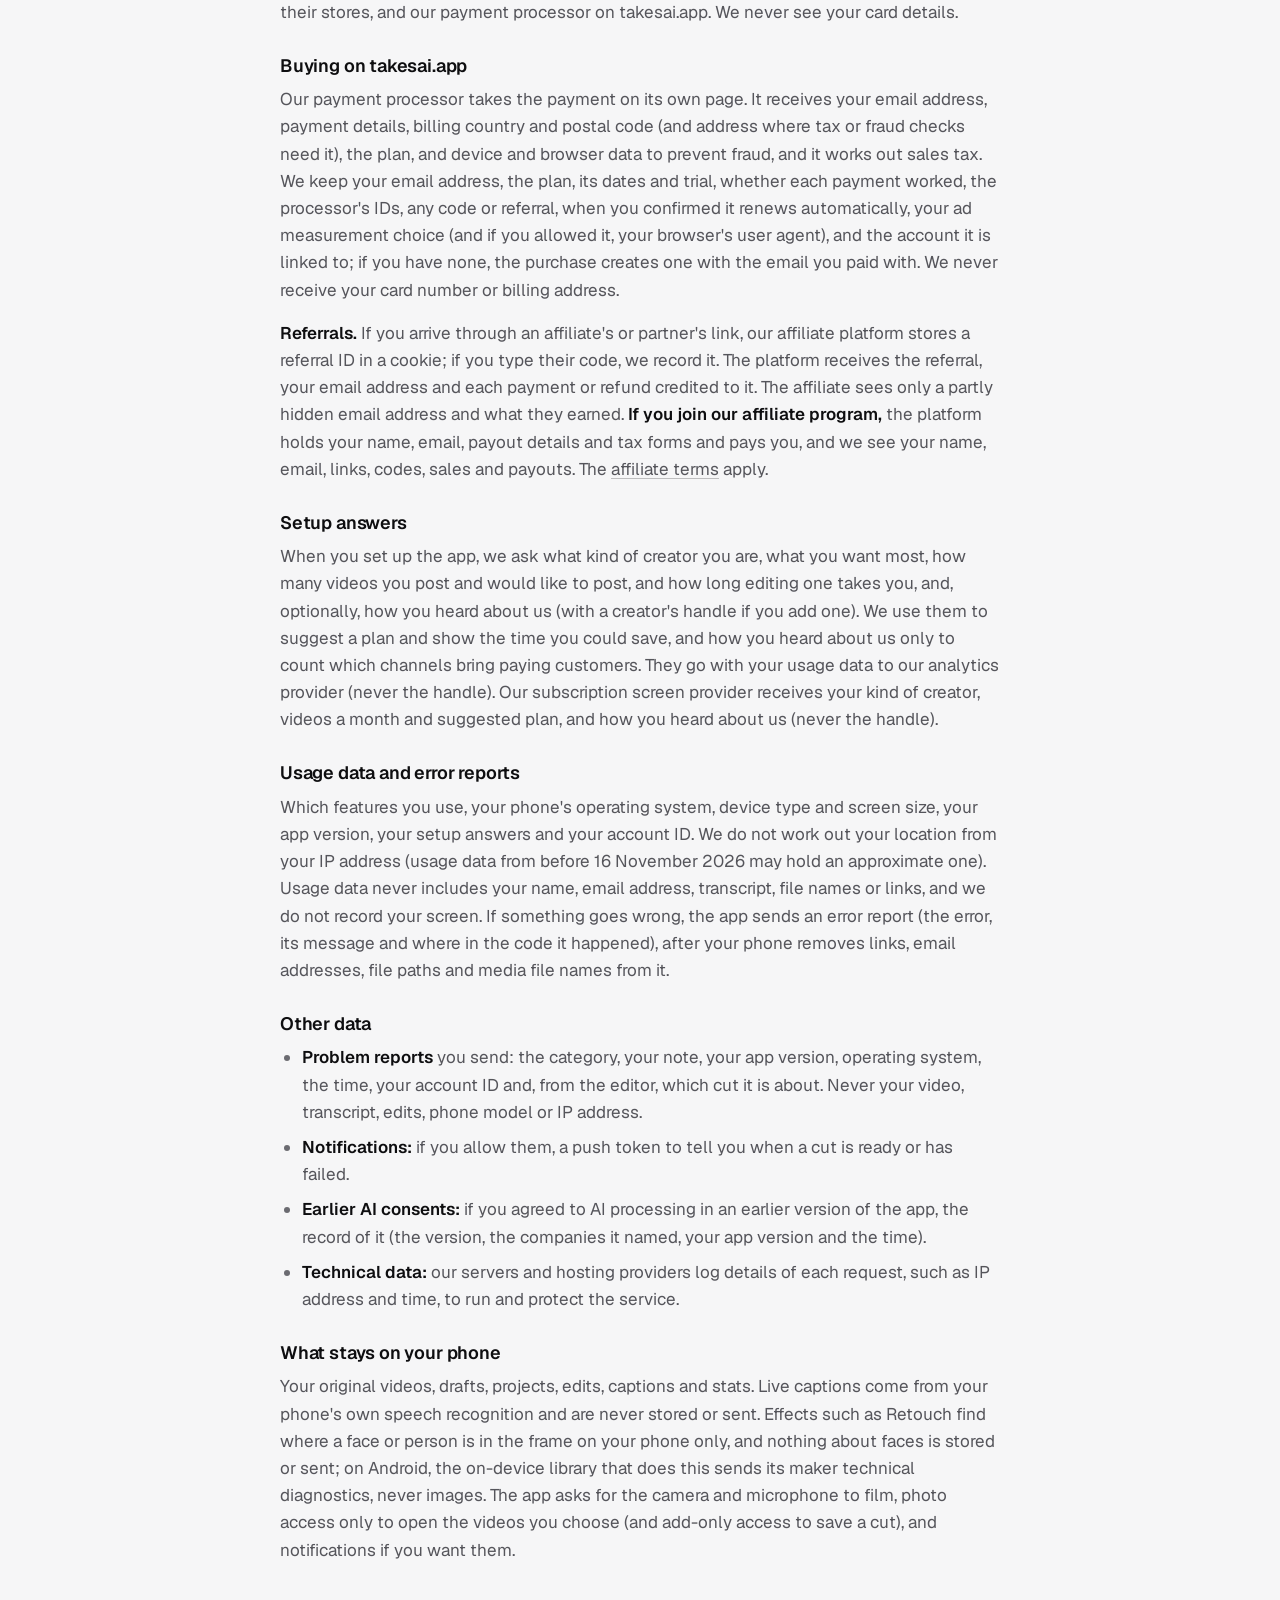
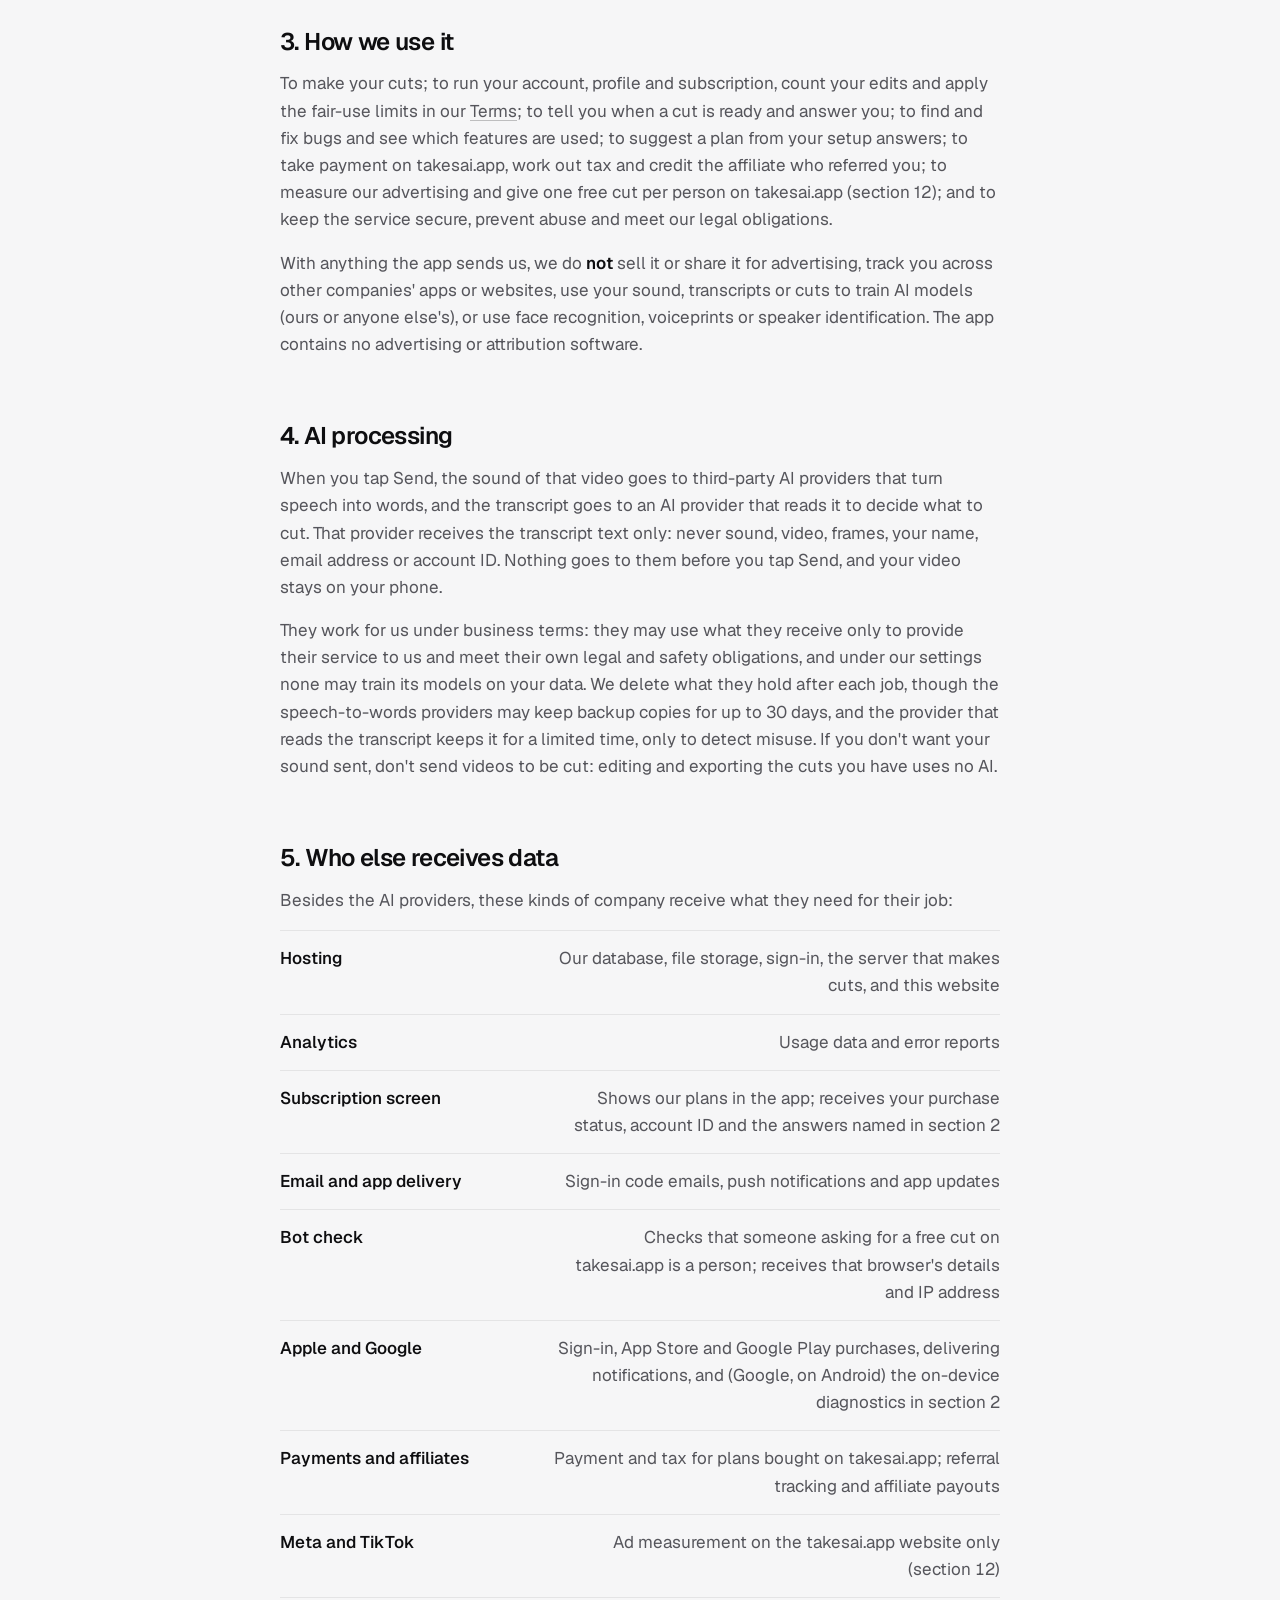
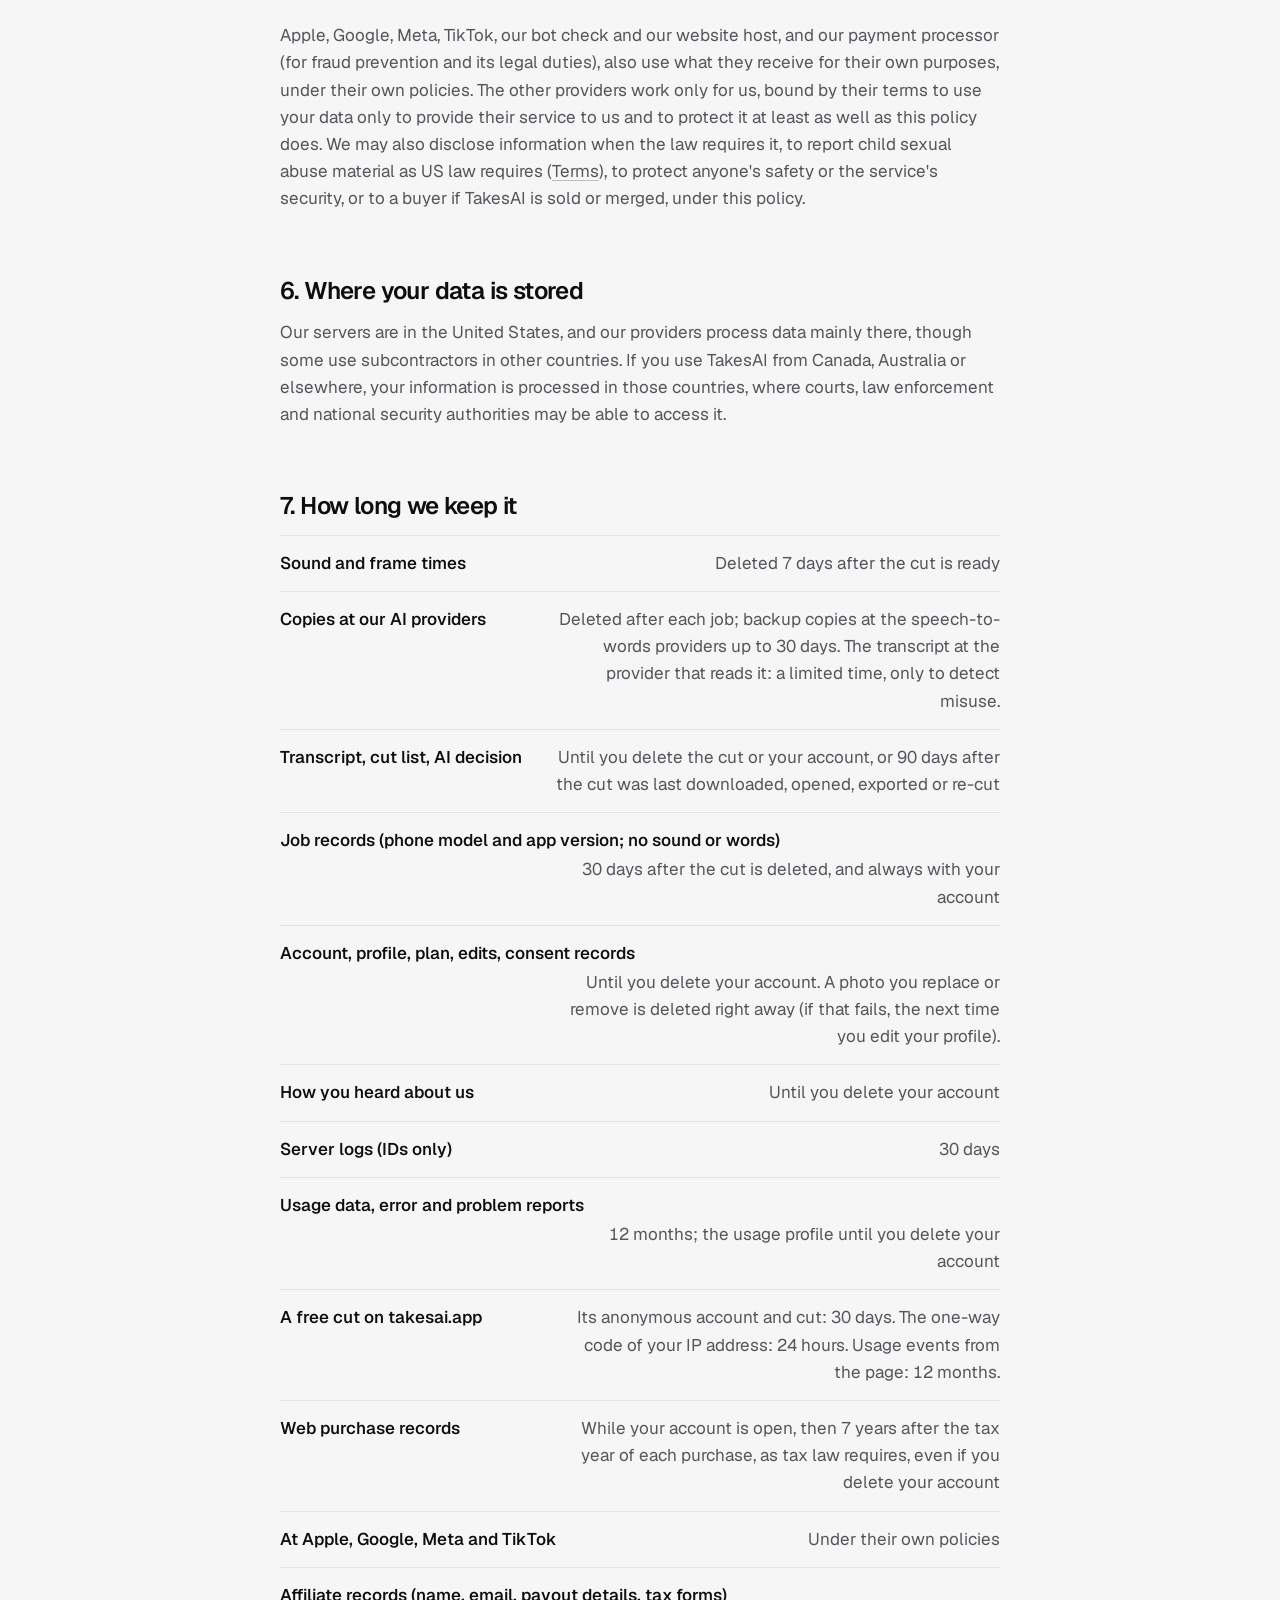
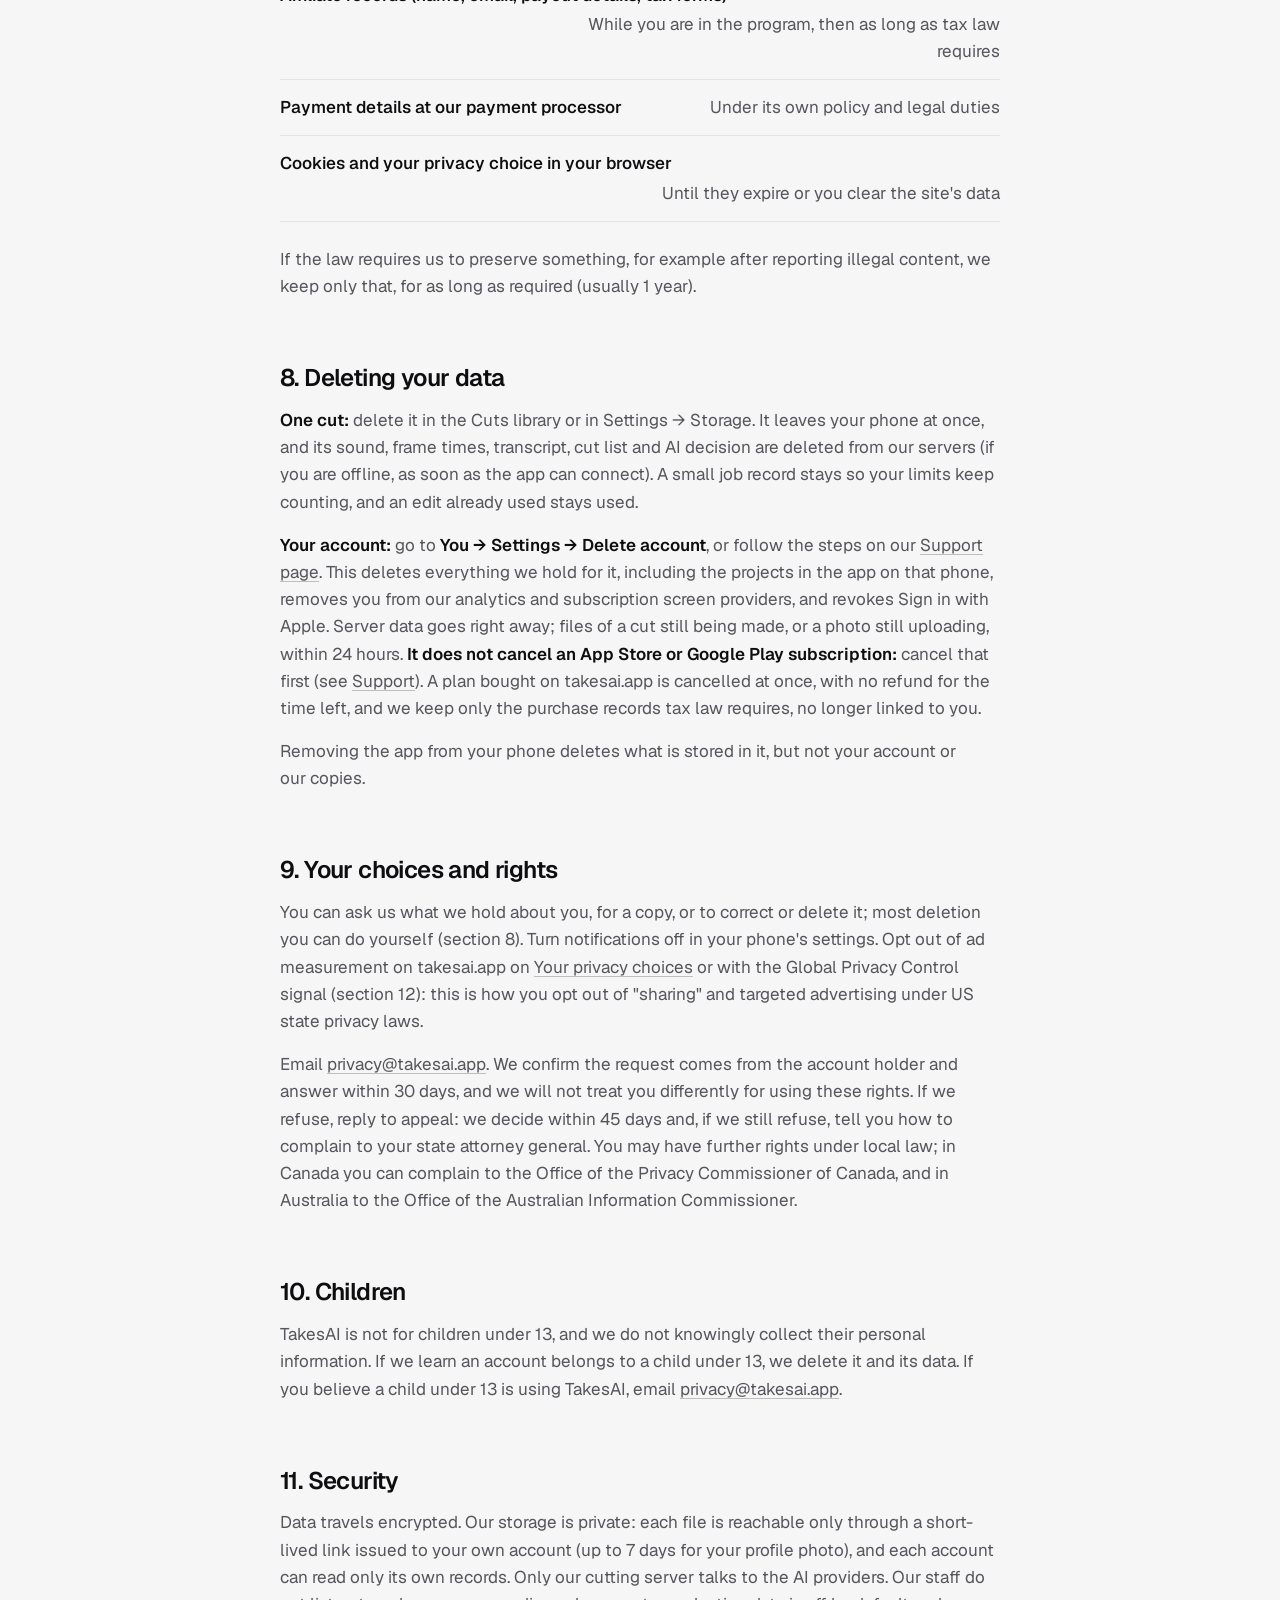
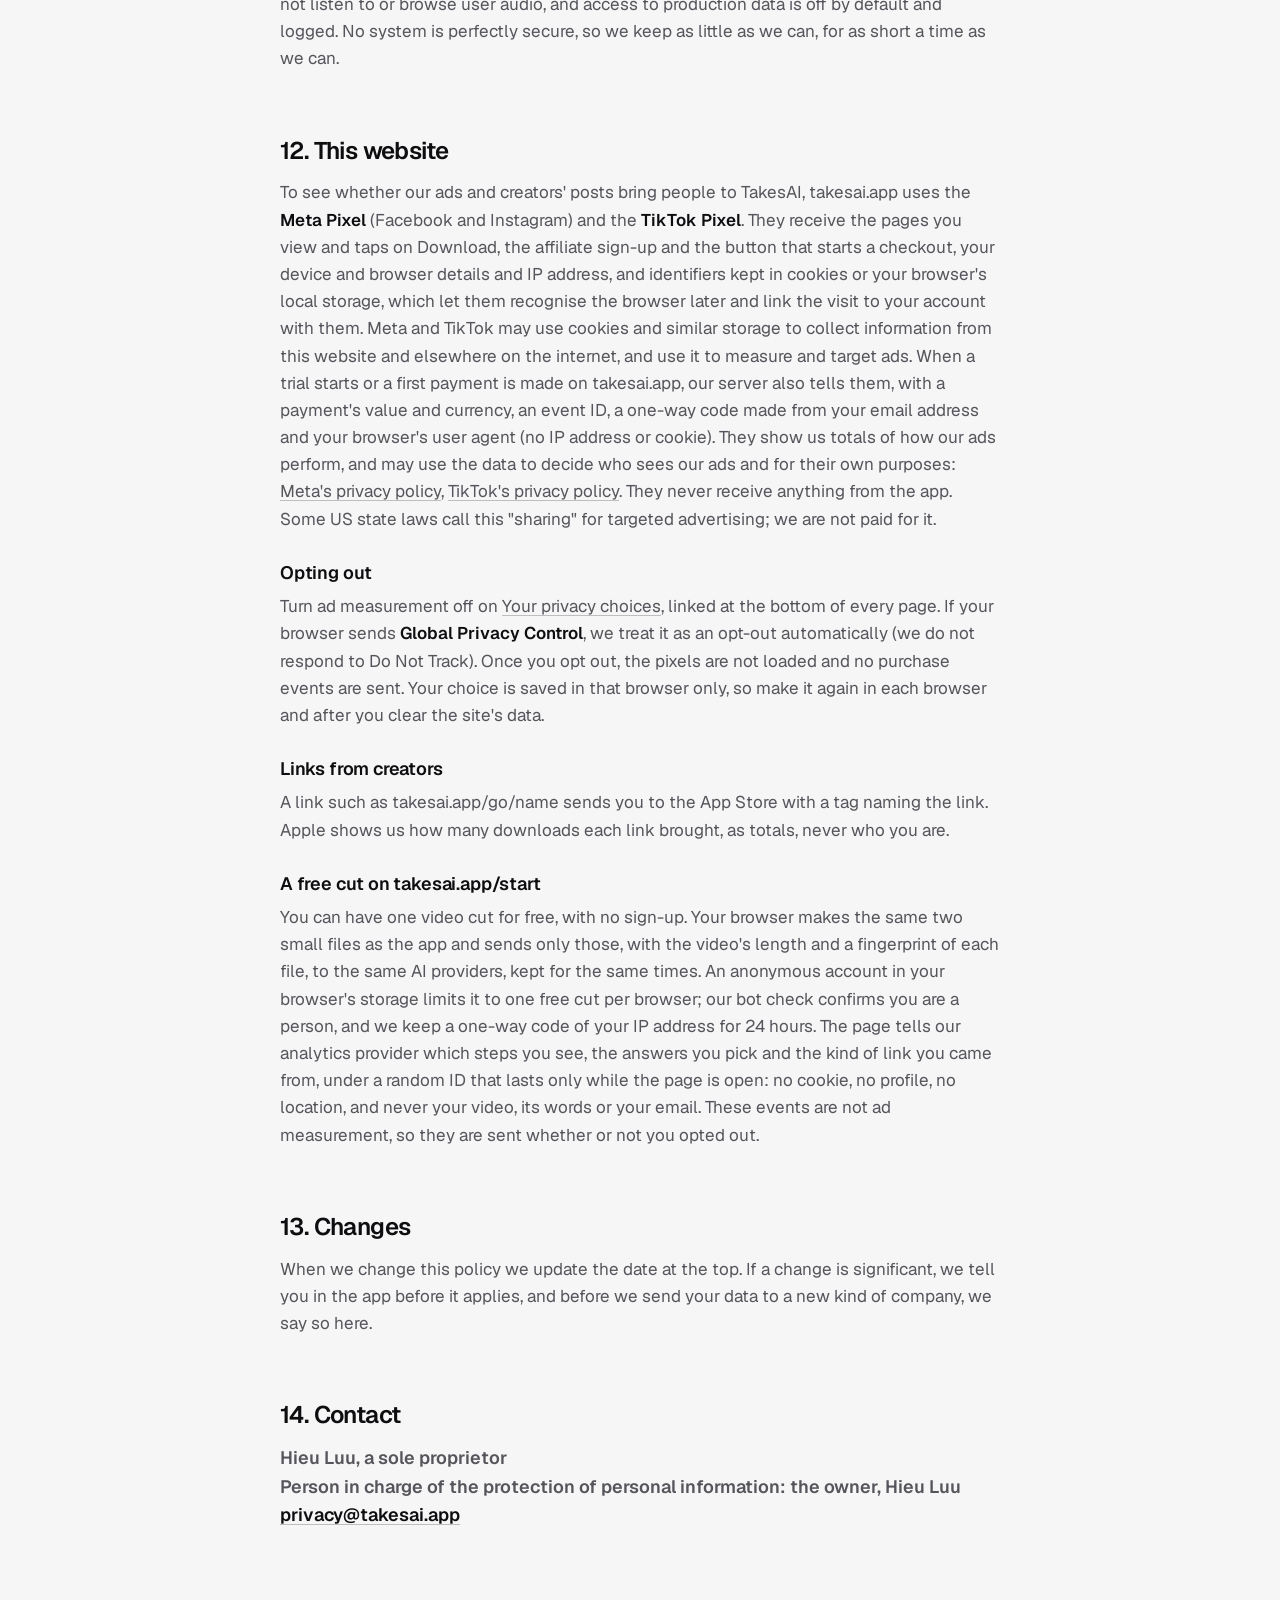
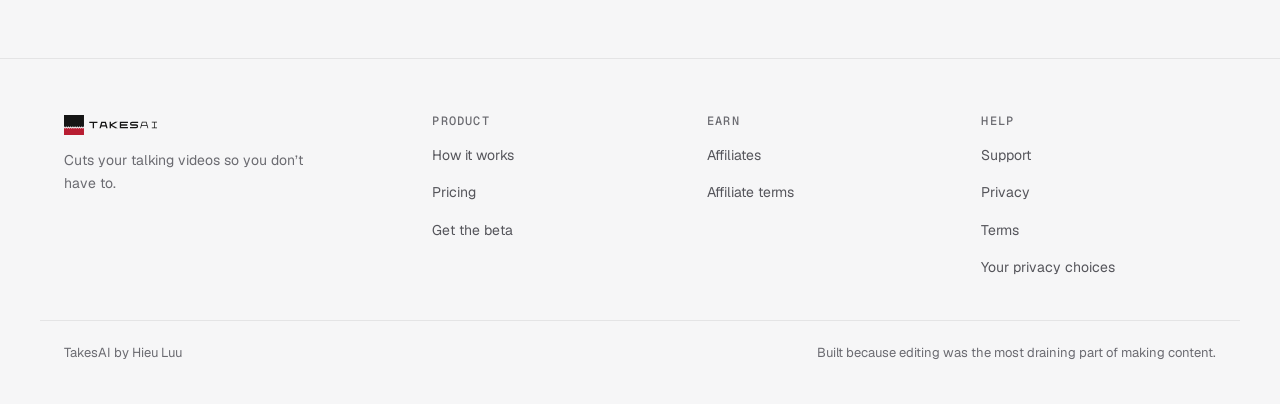
<file: privacy/index.html>
<!doctype html>
<html lang="en">
<head>
<meta charset="utf-8">
<meta name="viewport" content="width=device-width, initial-scale=1">
<link rel="icon" href="../assets/icon.svg" type="image/svg+xml">
<link rel="apple-touch-icon" href="../assets/apple-touch-icon.png">
<title>TakesAI Privacy Policy</title>
<meta name="description" content="What TakesAI collects, where it goes, how long it is kept and how to delete it.">
<meta property="og:image" content="https://takesai.app/assets/og.png">
<meta property="og:image:width" content="1200">
<meta property="og:image:height" content="630">
<meta property="og:image:alt" content="TakesAI: skip the editing">
<meta name="twitter:card" content="summary_large_image">
<link rel="preload" href="../assets/fonts/Geist-Variable.woff2" as="font" type="font/woff2" crossorigin>
<meta name="theme-color" content="#F6F6F7" media="(prefers-color-scheme: light)">
<meta name="theme-color" content="#0A0A0B" media="(prefers-color-scheme: dark)">
<link rel="stylesheet" href="../style.css">
<script src="../assets/site.js" defer></script>
</head>
<body>
<header class="site-header"><nav>
  <a class="brand" href="../"><picture><source srcset="../assets/logo-dark.svg" media="(prefers-color-scheme: dark)"><img src="../assets/logo.svg" alt="TakesAI" width="102" height="22"></picture></a>
  <span class="links"><a href="./" aria-current="page">Privacy</a><a href="../terms/">Terms</a><a href="../support/">Support</a></span>
</nav></header>
<main class="page">

<h1>Privacy Policy</h1>
<p class="meta">Last updated 24 November 2026 · Applies to the TakesAI app on iPhone and Android, and to the takesai.app website</p>

<p class="lede">TakesAI turns the takes you film into a clean cut. Your original video stays on your phone: to make a cut, we send only its sound and a list of the times its frames appear. This policy explains what we collect, why, who receives it, how long it is kept and how you delete it.</p>

<ul class="lines" aria-label="Summary">
  <li><span>Your original video</span><span>Stays on your phone. Never uploaded.</span></li>
  <li><span>Sent to make a cut</span><span>The sound and frame times, only after you tap Send</span></li>
  <li><span>Sound of a video you send</span><span>Deleted 7 days after the cut is ready</span></li>
  <li><span>Transcript and cut</span><span>Until you delete them, or after 90 days without use</span></li>
  <li><span>What the app sends us: sold, used for ads or used to train AI</span><span>Never</span></li>
  <li><span>Visits to takesai.app</span><span>Measured with Meta and TikTok ad pixels. <a href="../privacy-choices/">You can opt out.</a></span></li>
</ul>

<section id="who-we-are">
<h2>1. Who we are</h2>
<p>TakesAI is operated by Hieu Luu, a sole proprietor ("we", "us"). We are responsible for the personal information described here. Contact us at <a href="mailto:privacy@takesai.app">privacy@takesai.app</a>.</p>
</section>

<section id="what-we-collect">
<h2>2. What we collect</h2>

<h3>Your account</h3>
<p>Your email address, the account ID we create, and the sign-in ID Apple or Google gives us if you sign in with them. We never ask for a password. With Google sign-in we also get your Google name, which the app shows on your profile, and a link to your Google photo, which we keep but do not use. Your profile (a display name and, if you add them, a handle and photo) is shown only to you<span class="if-board"> and, for your handle, on our feature board if you post there</span>. Your phone shrinks the photo before uploading it to private storage; we do not analyse it, and none of your profile is used for ads.</p>

<h3>Videos you send to be cut</h3>
<p>When you tap Send, your phone uploads two files it makes: the <strong>sound</strong> of the video, as a voice-quality mono copy, and a <strong>list of frame times</strong>, numbers with no pictures. With them come the video's length, format and size, the language and pace you chose, pauses between takes filmed in the app, and a fingerprint of each file. From them we make a <strong>transcript</strong> (the words and their timing), a <strong>cut list</strong> (what to keep, the AI's decision and a sound waveform) and a <strong>job record</strong> (times, progress, sizes, your phone model and app version, with no sound or words).</p>

<h3>Subscriptions</h3>
<p>Your plan, its dates, and each edit used or given back. <span class="if-no-trial">Apple or Google takes the payment; we never see your card details.</span><span class="if-trial">Apple or Google takes payment in their stores, and our payment processor on takesai.app. We never see your card details.</span></p>

<div class="if-trial" id="web-purchases">
<h3>Buying on takesai.app</h3>
<p>Our payment processor takes the payment on its own page. It receives your email address, payment details, billing country and postal code (and address where tax or fraud checks need it), the plan, and device and browser data to prevent fraud, and it works out sales tax. We keep your email address, the plan, its dates and trial, whether each payment worked, the processor's IDs, any code or referral, when you confirmed it renews automatically, your ad measurement choice (and if you allowed it, your browser's user agent), and the account it is linked to; if you have none, the purchase creates one with the email you paid with. We never receive your card number or billing address.</p>
<p><strong>Referrals.</strong> If you arrive through an affiliate's or partner's link, our affiliate platform stores a referral ID in a cookie; if you type their code, we record it. The platform receives the referral, your email address and each payment or refund credited to it. The affiliate sees only a partly hidden email address and what they earned. <strong>If you join our affiliate program,</strong> the platform holds your name, email, payout details and tax forms and pays you, and we see your name, email, links, codes, sales and payouts. The <a class="not-app" href="../earn/terms/">affiliate terms</a><span class="only-app">affiliate terms on takesai.app</span> apply.</p>
</div>

<h3>Setup answers</h3>
<p>When you set up the app, we ask what kind of creator you are, what you want most, how many videos you post and would like to post, and how long editing one takes you<span class="if-trial">, and, optionally, how you heard about us (with a creator's handle if you add one)</span>. We use them to suggest a plan and show the time you could save<span class="if-trial">, and how you heard about us only to count which channels bring paying customers</span>. They go with your usage data to our analytics provider<span class="if-trial"> (never the handle)</span>. Our subscription screen provider receives your kind of creator, videos a month and suggested plan<span class="if-trial">, and how you heard about us (never the handle)</span>.</p>

<h3>Usage data and error reports</h3>
<p>Which features you use, your phone's operating system, device type and screen size, your app version, your setup answers and your account ID. We do not work out your location from your IP address (usage data from before 16 November 2026 may hold an approximate one). Usage data never includes your name, email address, transcript, file names or links, and we do not record your screen. If something goes wrong, the app sends an error report (the error, its message and where in the code it happened), after your phone removes links, email addresses, file paths and media file names from it.</p>

<h3>Other data</h3>
<ul>
  <li><strong>Problem reports</strong> you send: the category, your note, your app version, operating system, the time, your account ID and, from the editor, which cut it is about. Never your video, transcript, edits, phone model or IP address.</li>
  <li><strong>Notifications:</strong> if you allow them, a push token to tell you when a cut is ready or has failed.</li>
  <li><strong>Earlier AI consents:</strong> if you agreed to AI processing in an earlier version of the app, the record of it (the version, the companies it named, your app version and the time).</li>
  <li><strong>Technical data:</strong> our servers and hosting providers log details of each request, such as IP address and time, to run and protect the service.</li>
  <li class="if-board"><strong>Feature board:</strong> if you open Request a feature, its provider receives your account ID, sign-in email and handle, so you are signed in. What you post, comment on or vote for is public under that name once we approve it. The board emails you about requests you follow, and uses cookies and its own analytics. To report a post, use Settings › Report a problem.</li>
</ul>

<h3>What stays on your phone</h3>
<p>Your original videos, drafts, projects, edits, captions and stats. Live captions come from your phone's own speech recognition and are never stored or sent. Effects such as Retouch find where a face or person is in the frame on your phone only, and nothing about faces is stored or sent; on Android, the on-device library that does this sends its maker technical diagnostics, never images. The app asks for the camera and microphone to film, photo access only to open the videos you choose (and add-only access to save a cut), and notifications if you want them.</p>
</section>

<section id="how-we-use-it">
<h2>3. How we use it</h2>
<p>To make your cuts; to run your account, profile and subscription, count your edits and apply the fair-use limits in our <a href="../terms/#fair-use">Terms</a>; to tell you when a cut is ready and answer you; to find and fix bugs and see which features are used; to suggest a plan from your setup answers;<span class="if-trial"> to take payment on takesai.app, work out tax and credit the affiliate who referred you;</span><span class="if-board"> to run the feature board;</span> to measure our advertising and give one free cut per person on takesai.app (section 12); and to keep the service secure, prevent abuse and meet our legal obligations.</p>
<p>With anything the app sends us, we do <strong>not</strong> sell it or share it for advertising, track you across other companies' apps or websites, use your sound, transcripts or cuts to train AI models (ours or anyone else's), or use face recognition, voiceprints or speaker identification. The app contains no advertising or attribution software.</p>
</section>

<section id="ai-vendors">
<h2>4. AI processing</h2>
<p>When you tap Send, the sound of that video goes to third-party AI providers that turn speech into words, and the transcript goes to an AI provider that reads it to decide what to cut. That provider receives the transcript text only: never sound, video, frames, your name, email address or account ID. Nothing goes to them before you tap Send, and your video stays on your phone.</p>
<p>They work for us under business terms: they may use what they receive only to provide their service to us and meet their own legal and safety obligations, and under our settings none may train its models on your data. We delete what they hold after each job, though the speech-to-words providers may keep backup copies for up to 30 days, and the provider that reads the transcript keeps it for a limited time, only to detect misuse. If you don't want your sound sent, don't send videos to be cut: editing and exporting the cuts you have uses no AI.</p>
</section>

<section id="service-providers">
<h2>5. Who else receives data</h2>
<p>Besides the AI providers, these kinds of company receive what they need for their job:</p>
<ul class="lines" aria-label="Who receives data">
  <li><span>Hosting</span><span>Our database, file storage, sign-in, the server that makes cuts, and this website</span></li>
  <li><span>Analytics</span><span>Usage data and error reports</span></li>
  <li><span>Subscription screen</span><span>Shows our plans in the app; receives your purchase status, account ID and the answers named in section 2</span></li>
  <li><span>Email and app delivery</span><span>Sign-in code emails, push notifications and app updates</span></li>
  <li><span>Bot check</span><span>Checks that someone asking for a free cut on takesai.app is a person; receives that browser's details and IP address</span></li>
  <li><span>Apple and Google</span><span>Sign-in, App Store and Google Play purchases, delivering notifications, and (Google, on Android) the on-device diagnostics in section 2</span></li>
  <li class="if-trial"><span>Payments and affiliates</span><span>Payment and tax for plans bought on takesai.app; referral tracking and affiliate payouts</span></li>
  <li class="if-board"><span>Feature board</span><span>Runs feedback.takesai.app, under a data processing agreement</span></li>
  <li><span>Meta and TikTok</span><span>Ad measurement on the takesai.app website only (section 12)</span></li>
</ul>
<p>Apple, Google, Meta, TikTok, our bot check and our website host<span class="if-trial">, and our payment processor (for fraud prevention and its legal duties),</span> also use what they receive for their own purposes, under their own policies. The other providers work only for us, bound by their terms to use your data only to provide their service to us and to protect it at least as well as this policy does. We may also disclose information when the law requires it, to report child sexual abuse material as US law requires (<a href="../terms/#illegal-content">Terms</a>), to protect anyone's safety or the service's security, or to a buyer if TakesAI is sold or merged, under this policy.</p>
</section>

<section id="where">
<h2>6. Where your data is stored</h2>
<p>Our servers are in the United States, and our providers process data mainly there, though some use subcontractors in other countries.<span class="if-board"> The feature board's provider stores its data in the European Union.</span> If you use TakesAI from Canada, Australia or elsewhere, your information is processed in those countries, where courts, law enforcement and national security authorities may be able to access it.</p>
</section>

<section id="retention">
<h2>7. How long we keep it</h2>
<ul class="lines" aria-label="Retention">
  <li><span>Sound and frame times</span><span>Deleted 7 days after the cut is ready</span></li>
  <li><span>Copies at our AI providers</span><span>Deleted after each job; backup copies at the speech-to-words providers up to 30 days. The transcript at the provider that reads it: a limited time, only to detect misuse.</span></li>
  <li><span>Transcript, cut list, AI decision</span><span>Until you delete the cut or your account, or 90 days after the cut was last downloaded, opened, exported or re-cut</span></li>
  <li><span>Job records (phone model and app version; no sound or words)</span><span>30 days after the cut is deleted, and always with your account</span></li>
  <li><span>Account, profile, plan, edits, consent records</span><span>Until you delete your account. A photo you replace or remove is deleted right away (if that fails, the next time you edit your profile).</span></li>
  <li class="if-trial"><span>How you heard about us</span><span>Until you delete your account</span></li>
  <li><span>Server logs (IDs only)</span><span>30 days</span></li>
  <li><span>Usage data, error and problem reports</span><span>12 months; the usage profile until you delete your account</span></li>
  <li><span>A free cut on takesai.app</span><span>Its anonymous account and cut: 30 days. The one-way code of your IP address: 24 hours. Usage events from the page: 12 months.</span></li>
  <li class="if-trial"><span>Web purchase records</span><span>While your account is open, then 7 years after the tax year of each purchase, as tax law requires, even if you delete your account</span></li>
  <li><span>At Apple, Google, Meta and TikTok</span><span>Under their own policies</span></li>
  <li class="if-trial"><span>Affiliate records (name, email, payout details, tax forms)</span><span>While you are in the program, then as long as tax law requires</span></li>
  <li class="if-trial"><span>Payment details at our payment processor</span><span>Under its own policy and legal duties</span></li>
  <li><span>Cookies and your privacy choice in your browser</span><span>Until they expire or you clear the site's data</span></li>
</ul>
<p>If the law requires us to preserve something, for example after reporting illegal content, we keep only that, for as long as required (usually 1 year).</p>
</section>

<section id="deletion">
<h2>8. Deleting your data</h2>
<p><strong>One cut:</strong> delete it in the Cuts library or in Settings → Storage. It leaves your phone at once, and its sound, frame times, transcript, cut list and AI decision are deleted from our servers (if you are offline, as soon as the app can connect). A small job record stays so your limits keep counting, and an edit already used stays used.</p>
<p><strong>Your account:</strong> go to <strong>You → Settings → Delete account</strong>, or follow the steps on our <a href="../support/#delete-account">Support page</a>. This deletes everything we hold for it, including the projects in the app on that phone, removes you from our analytics and subscription screen providers<span class="if-board"> and the feature board (your posts stay without your name)</span>, and revokes Sign in with Apple. Server data goes right away; files of a cut still being made, or a photo still uploading, within 24 hours. <strong>It does not cancel an App Store or Google Play subscription:</strong> cancel that first (see <a href="../support/#cancel">Support</a>).<span class="if-trial"> A plan bought on takesai.app is cancelled at once, with no refund for the time left, and we keep only the purchase records tax law requires, no longer linked to you.</span></p>
<p>Removing the app from your phone deletes what is stored in it, but not your account or our copies.</p>
</section>

<section id="rights">
<h2>9. Your choices and rights</h2>
<p>You can ask us what we hold about you, for a copy, or to correct or delete it; most deletion you can do yourself (section 8). Turn notifications off in your phone's settings. Opt out of ad measurement on takesai.app on <a href="../privacy-choices/">Your privacy choices</a> or with the Global Privacy Control signal (section 12): this is how you opt out of "sharing" and targeted advertising under US state privacy laws.</p>
<p>Email <a href="mailto:privacy@takesai.app">privacy@takesai.app</a>. We confirm the request comes from the account holder and answer within 30 days, and we will not treat you differently for using these rights. If we refuse, reply to appeal: we decide within 45 days and, if we still refuse, tell you how to complain to your state attorney general. You may have further rights under local law; in Canada you can complain to the Office of the Privacy Commissioner of Canada, and in Australia to the Office of the Australian Information Commissioner.</p>
</section>

<section id="children">
<h2>10. Children</h2>
<p>TakesAI is not for children under 13, and we do not knowingly collect their personal information. If we learn an account belongs to a child under 13, we delete it and its data. If you believe a child under 13 is using TakesAI, email <a href="mailto:privacy@takesai.app">privacy@takesai.app</a>.</p>
</section>

<section id="security">
<h2>11. Security</h2>
<p>Data travels encrypted. Our storage is private: each file is reachable only through a short-lived link issued to your own account (up to 7 days for your profile photo), and each account can read only its own records. Only our cutting server talks to the AI providers. Our staff do not listen to or browse user audio, and access to production data is off by default and logged. No system is perfectly secure, so we keep as little as we can, for as short a time as we can.</p>
</section>

<section id="website">
<h2>12. This website</h2>
<p>To see whether our ads and creators' posts bring people to TakesAI, takesai.app uses the <strong>Meta Pixel</strong> (Facebook and Instagram) and the <strong>TikTok Pixel</strong>. They receive the pages you view and taps on Download<span class="if-trial">, the affiliate sign-up and the button that starts a checkout</span>, your device and browser details and IP address, and identifiers kept in cookies or your browser's local storage, which let them recognise the browser later and link the visit to your account with them. Meta and TikTok may use cookies and similar storage to collect information from this website and elsewhere on the internet, and use it to measure and target ads.<span class="if-trial"> When a trial starts or a first payment is made on takesai.app, our server also tells them, with a payment's value and currency, an event ID, a one-way code made from your email address and your browser's user agent (no IP address or cookie).</span> They show us totals of how our ads perform, and may use the data to decide who sees our ads and for their own purposes: <a href="https://www.facebook.com/privacy/policy/">Meta's privacy policy</a>, <a href="https://www.tiktok.com/legal/privacy-policy">TikTok's privacy policy</a>. They never receive anything from the app. Some US state laws call this "sharing" for targeted advertising; we are not paid for it.</p>

<h3 id="opt-out">Opting out</h3>
<p>Turn ad measurement off on <a href="../privacy-choices/">Your privacy choices</a>, linked at the bottom of every page. If your browser sends <strong>Global Privacy Control</strong>, we treat it as an opt-out automatically (we do not respond to Do Not Track). Once you opt out, the pixels are not loaded<span class="if-trial"> and no purchase events are sent</span>. Your choice is saved in that browser only, so make it again in each browser and after you clear the site's data.</p>

<h3>Links from creators</h3>
<p>A link such as takesai.app/go/name sends you to the App Store with a tag naming the link. Apple shows us how many downloads each link brought, as totals, never who you are.</p>

<h3 id="free-cut">A free cut on takesai.app/start</h3>
<p>You can have one video cut for free, with no sign-up. Your browser makes the same two small files as the app and sends only those, with the video's length and a fingerprint of each file, to the same AI providers, kept for the same times. An anonymous account in your browser's storage limits it to one free cut per browser; our bot check confirms you are a person, and we keep a one-way code of your IP address for 24 hours. The page tells our analytics provider which steps you see, the answers you pick and the kind of link you came from, under a random ID that lasts only while the page is open: no cookie, no profile, no location, and never your video, its words or your email. These events are not ad measurement, so they are sent whether or not you opted out.</p>
</section>

<section id="changes">
<h2>13. Changes</h2>
<p>When we change this policy we update the date at the top. If a change is significant, we tell you in the app before it applies, and before we send your data to a new kind of company, we say so here.</p>
</section>

<section id="contact">
<h2>14. Contact</h2>
<p class="contact">Hieu Luu, a sole proprietor<br>Person in charge of the protection of personal information: the owner, Hieu Luu<br><a href="mailto:privacy@takesai.app">privacy@takesai.app</a></p>
</section>
</main>
<footer class="site-footer">
  <div class="foot">
    <div><a class="brand" href="../"><picture><source srcset="../assets/logo-dark.svg" media="(prefers-color-scheme: dark)"><img src="../assets/logo.svg" alt="TakesAI" width="94" height="20"></picture></a><p>Cuts your talking videos so you don’t have to.</p></div>
    <div><h4>Product</h4><ul><li><a href="../#how">How it works</a></li><li><a href="../#pricing">Pricing</a></li><li><a href="../beta/">Get the beta</a></li></ul></div>
    <div class="if-trial not-app"><h4>Earn</h4><ul><li><a href="../earn/">Affiliates</a></li><li><a href="../earn/terms/">Affiliate terms</a></li></ul></div>
    <div><h4>Help</h4><ul><li><a href="../support/">Support</a></li><li><a href="../privacy/">Privacy</a></li><li><a href="../terms/">Terms</a></li><li><a href="../privacy-choices/">Your privacy choices</a></li></ul></div>
  </div>
  <div class="foot-b"><span>TakesAI by Hieu Luu</span><span>Built because editing was the most draining part of making content.</span></div>
</footer>
</body>
</html>
</file>
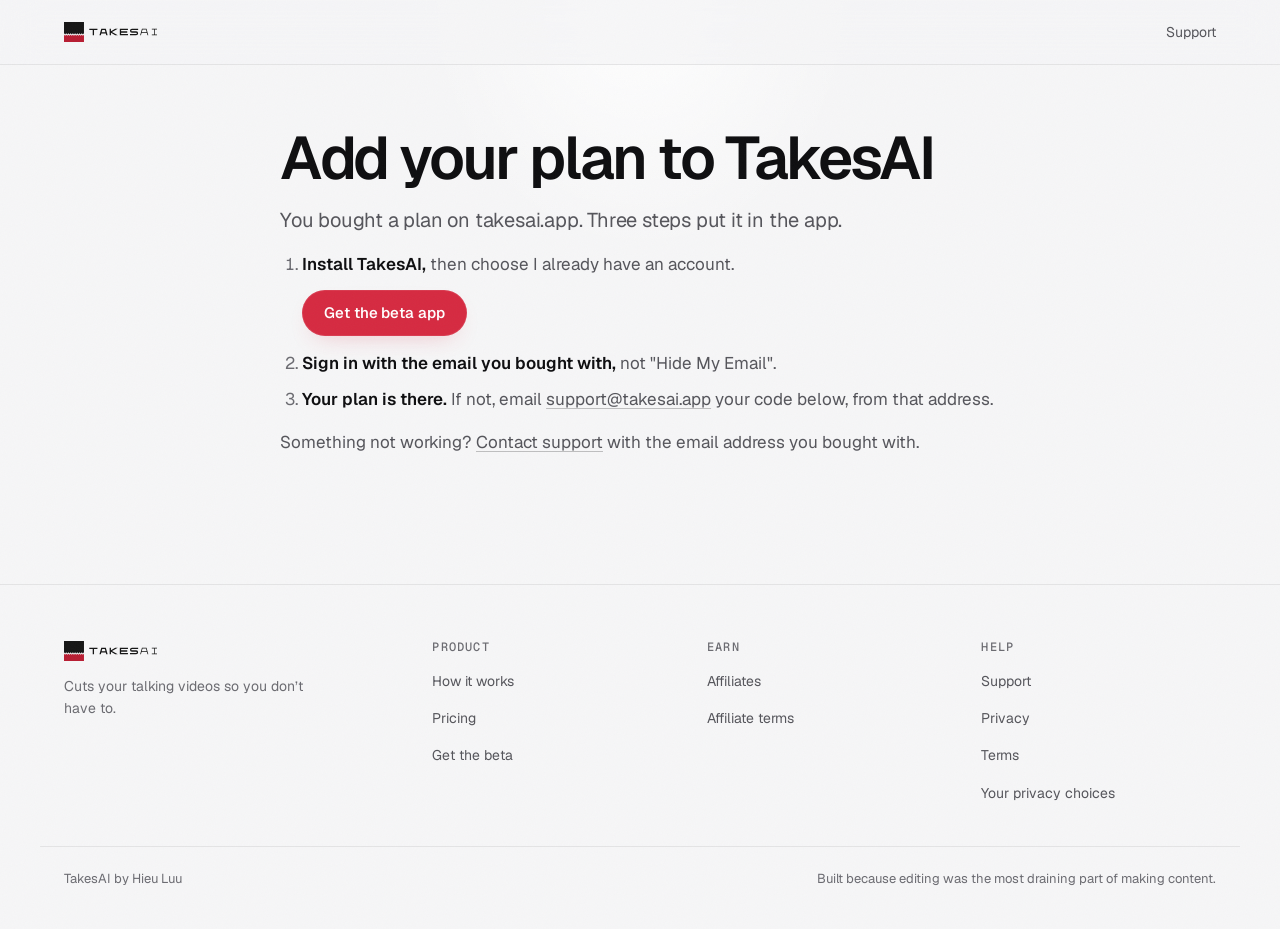
<file: redeem/index.html>
<!doctype html>
<html lang="en">
<head>
<meta charset="utf-8">
<meta name="viewport" content="width=device-width, initial-scale=1">
<link rel="icon" href="../assets/icon.svg" type="image/svg+xml">
<link rel="apple-touch-icon" href="../assets/apple-touch-icon.png">
<title>Add your plan to TakesAI</title>
<meta name="description" content="You bought TakesAI on takesai.app. Here's how to add the plan to the app.">
<meta property="og:image" content="https://takesai.app/assets/og.png">
<meta property="og:image:width" content="1200">
<meta property="og:image:height" content="630">
<meta property="og:image:alt" content="TakesAI: skip the editing">
<meta name="twitter:card" content="summary_large_image">
<meta name="robots" content="noindex">
<link rel="preload" href="../assets/fonts/Geist-Variable.woff2" as="font" type="font/woff2" crossorigin>
<meta name="theme-color" content="#F6F6F7" media="(prefers-color-scheme: light)">
<meta name="theme-color" content="#0A0A0B" media="(prefers-color-scheme: dark)">
<link rel="stylesheet" href="../style.css">
<!-- No site.js, so no pixels or Tolt: the URL carries the redeem token (contract section 3). No referrer either,
     so a click to another page here can't hand the token to that page's pixels. -->
<meta name="referrer" content="no-referrer">
</head>
<body>
<header class="site-header"><nav><a class="brand" href="../"><picture><source srcset="../assets/logo-dark.svg" media="(prefers-color-scheme: dark)"><img src="../assets/logo.svg" alt="TakesAI" width="102" height="22"></picture></a> <span class="links"><a href="../support/">Support</a></span></nav></header>
<main class="page">

<h1>Add your plan to TakesAI</h1>
<p class="lede">You bought a plan on takesai.app. Three steps put it in the app.</p>

<ol>
  <li><strong>Install TakesAI,</strong> then choose I already have an account.<br><a class="btn btn-cut redeem-get" href="../beta/">Get the beta app</a></li>
  <li><strong>Sign in with the email you bought with,</strong> not "Hide My Email".</li>
  <li><strong>Your plan is there.</strong> If not, email <a href="mailto:support@takesai.app">support@takesai.app</a> your code below, from that address.</li>
</ol>

<section id="code-box" hidden>
  <h2>Your code</h2>
  <ul class="lines"><li class="total"><span>Code</span><span id="code"></span></li></ul>
  <p>It works once, for one account.</p>
</section>
<noscript><p>Your code is also in the email from your purchase.</p></noscript>

<p>Something not working? <a href="../support/">Contact support</a> with the email address you bought with.</p>
</main>
<footer class="site-footer">
  <div class="foot">
    <div><a class="brand" href="../"><picture><source srcset="../assets/logo-dark.svg" media="(prefers-color-scheme: dark)"><img src="../assets/logo.svg" alt="TakesAI" width="94" height="20"></picture></a><p>Cuts your talking videos so you don’t have to.</p></div>
    <div><h4>Product</h4><ul><li><a href="../#how">How it works</a></li><li><a href="../#pricing">Pricing</a></li><li><a href="../beta/">Get the beta</a></li></ul></div>
    <div class="if-trial not-app"><h4>Earn</h4><ul><li><a href="../earn/">Affiliates</a></li><li><a href="../earn/terms/">Affiliate terms</a></li></ul></div>
    <div><h4>Help</h4><ul><li><a href="../support/">Support</a></li><li><a href="../privacy/">Privacy</a></li><li><a href="../terms/">Terms</a></li><li><a href="../privacy-choices/">Your privacy choices</a></li></ul></div>
  </div>
  <div class="foot-b"><span>TakesAI by Hieu Luu</span><span>Built because editing was the most draining part of making content.</span></div>
</footer>
<script>
  // Shows the 6-character code from ?c=; anything else is ignored.
  var c = new URLSearchParams(location.search).get('c') || '';
  if (/^[A-Z0-9]{6}$/i.test(c)) {
    document.getElementById('code').textContent = c.toUpperCase();
    document.getElementById('code-box').hidden = false;
  }
</script>
</body>
</html>
</file>
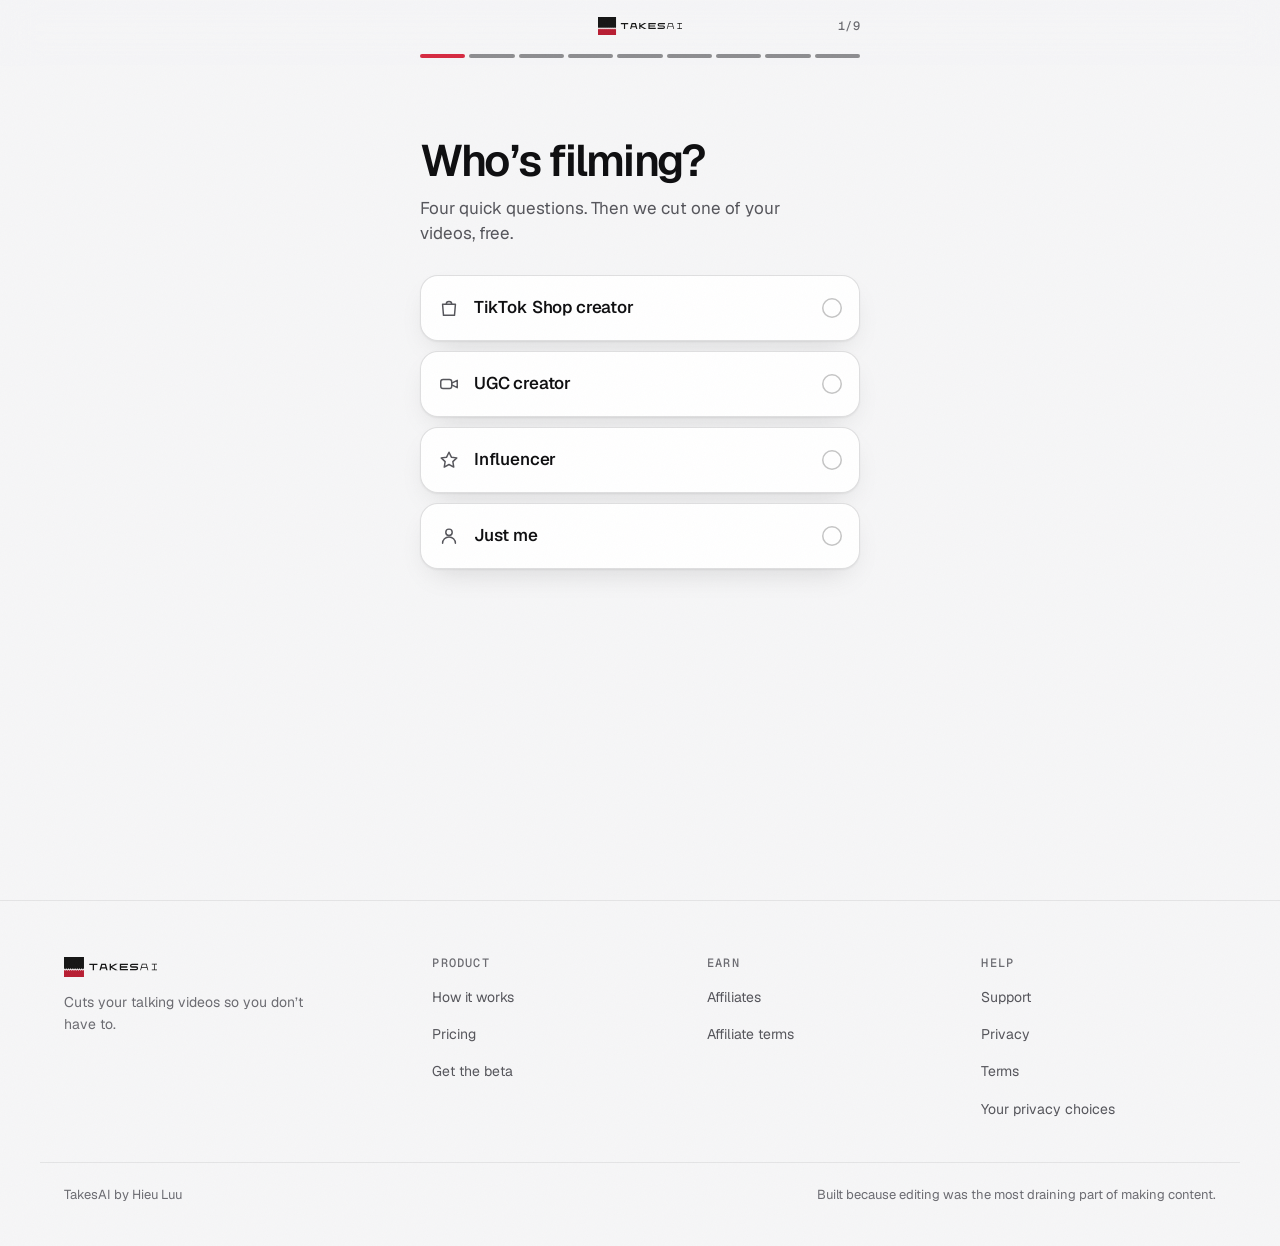
<file: start/index.html>
<!doctype html>
<html lang="en">
<head>
<meta charset="utf-8">
<meta name="viewport" content="width=device-width, initial-scale=1, viewport-fit=cover">
<link rel="icon" href="../assets/icon.svg" type="image/svg+xml">
<link rel="apple-touch-icon" href="../assets/apple-touch-icon.png">
<title>See what editing costs you, then get a free cut: TakesAI</title>
<meta name="description" content="Four quick questions about how you post, what editing costs you in hours and dollars, then a free cut of your own video.">
<link rel="canonical" href="https://takesai.app/start/">
<meta property="og:type" content="website">
<meta property="og:site_name" content="TakesAI">
<meta property="og:title" content="See what editing costs you, then get a free cut">
<meta property="og:description" content="Four quick questions, your editing time in hours and dollars, then a free cut of your own video.">
<meta property="og:url" content="https://takesai.app/start/">
<meta property="og:image" content="https://takesai.app/assets/og.png">
<meta property="og:image:width" content="1200">
<meta property="og:image:height" content="630">
<meta property="og:image:alt" content="TakesAI: skip the editing">
<meta name="twitter:card" content="summary_large_image">
<meta name="theme-color" content="#F6F6F7" media="(prefers-color-scheme: light)">
<meta name="theme-color" content="#0A0A0B" media="(prefers-color-scheme: dark)">
<link rel="preload" href="../assets/fonts/Geist-Variable.woff2" as="font" type="font/woff2" crossorigin>
<link rel="stylesheet" href="../style.css">
<link rel="stylesheet" href="start.css">
<script>
  // First paint: question 1 and the bar are in the page before any script loads, so a phone on a slow connection sees
  // the question, not an empty page. A reload on a later step shows nothing until flow.js puts that step up.
  if (location.hash && location.hash !== '#who') document.documentElement.classList.add('s-wait');
</script>
<script src="../assets/site.js" defer></script>
<script type="module" src="flow.js"></script>
<!-- flow.js's imports, fetched together instead of one after another as each file names the next. -->
<link rel="modulepreload" href="maths.js"><link rel="modulepreload" href="track.js"><link rel="modulepreload" href="config.js"><link rel="modulepreload" href="cut.js">
<link rel="modulepreload" href="player.js"><link rel="modulepreload" href="media/extract.js"><link rel="modulepreload" href="media/mp4.js"><link rel="modulepreload" href="media/probe.js">
<link rel="modulepreload" href="cutting/stage.js"><link rel="modulepreload" href="cutting/draw.js"><link rel="modulepreload" href="cutting/progress.js"><link rel="modulepreload" href="cutting/math.js">
<link rel="modulepreload" href="cutting/sound.js"><link rel="modulepreload" href="cutting/reveal.js"><link rel="modulepreload" href="cutting/duration.js">
</head>
<body class="start">

<!-- The flow is a way to pay outside the app, so pages the app opens never show it (spec 018 FR-008; site.js marks them from-app). -->
<header class="s-bar not-app" id="bar">
  <button class="s-back" id="back" type="button" aria-label="Back" hidden><svg viewBox="0 0 20 20" aria-hidden="true"><path d="M12 4.5 6.5 10l5.5 5.5"/></svg></button>
  <a class="brand" id="brand" href="../" aria-label="TakesAI home"><picture><source srcset="../assets/logo-dark.svg" media="(prefers-color-scheme: dark)"><img src="../assets/logo.svg" alt="TakesAI" width="85" height="18"></picture></a>
  <span class="s-count" id="count" aria-hidden="true">1/9</span>
  <a class="s-skip not-app" id="skip" data-checkout="skip" href="../checkout/" hidden>Skip</a>
  <div class="s-rail" id="rail" role="progressbar" aria-label="Progress" aria-valuemin="1" aria-valuemax="9" aria-valuenow="1" aria-valuetext="Step 1 of 9"><i></i><i></i><i></i><i></i><i></i><i></i><i></i><i></i><i></i></div>
</header>

<main class="s-main not-app" id="flow">

<section class="s-step" data-step="who" aria-labelledby="who-h">
  <div class="s-body">
    <h1 id="who-h" tabindex="-1">Who’s filming?</h1>
    <p class="s-lead" id="who-lead">Four quick questions. Then watch TakesAI cut a real take.</p>
    <div class="s-opts" role="group" aria-labelledby="who-h" data-question="persona">
      <button type="button" class="s-opt" data-value="tiktok_shop"><svg viewBox="0 0 24 24" aria-hidden="true"><path d="M5 8h14l-1 12H6z"/><path d="M9 8a3 3 0 0 1 6 0"/></svg><span>TikTok Shop creator</span></button>
      <button type="button" class="s-opt" data-value="ugc"><svg viewBox="0 0 24 24" aria-hidden="true"><rect x="3" y="7" width="12" height="10" rx="2.5"/><path d="m15 11 6-3v8l-6-3"/></svg><span>UGC creator</span></button>
      <button type="button" class="s-opt" data-value="influencer"><svg viewBox="0 0 24 24" aria-hidden="true"><path d="m12 3.5 2.6 5.4 5.9.8-4.3 4.1 1 5.9L12 16.9l-5.2 2.8 1-5.9-4.3-4.1 5.9-.8z"/></svg><span>Influencer</span></button>
      <button type="button" class="s-opt" data-value="just_me"><svg viewBox="0 0 24 24" aria-hidden="true"><circle cx="12" cy="8" r="3.5"/><path d="M5 20a7 7 0 0 1 14 0"/></svg><span>Just me</span></button>
    </div>
  </div>
</section>

<section class="s-step" data-step="goal" aria-labelledby="goal-h" hidden>
  <div class="s-body">
    <h1 id="goal-h" tabindex="-1">What are you after?</h1>
    <div class="s-opts" role="group" aria-labelledby="goal-h" data-question="goal">
      <button type="button" class="s-opt" data-value="post_more"><svg viewBox="0 0 24 24" aria-hidden="true"><path d="m3 17 6-6 4 4 8-8"/><path d="M15 7h6v6"/></svg><span>Post more videos</span></button>
      <button type="button" class="s-opt" data-value="save_time"><svg viewBox="0 0 24 24" aria-hidden="true"><circle cx="12" cy="12" r="8.5"/><path d="M12 7.5V12l3 2"/></svg><span>Get my time back</span></button>
      <button type="button" class="s-opt" data-value="freedom"><svg viewBox="0 0 24 24" aria-hidden="true"><circle cx="12" cy="12" r="4"/><path d="M12 2.5v2.5M12 19v2.5M2.5 12H5M19 12h2.500M5.3 5.3 7 7M17 17l1.7 1.700M5.3 18.7 7 17M17 7l1.7-1.7"/></svg><span>More freedom</span></button>
      <button type="button" class="s-opt" data-value="fire_editor"><svg viewBox="0 0 24 24" aria-hidden="true"><circle cx="10" cy="8" r="3.5"/><path d="M3 20a7 7 0 0 1 12.5-4.300M16 18.500h6"/></svg><span>Stop paying an editor</span></button>
    </div>
  </div>
</section>

<section class="s-step" data-step="videos" aria-labelledby="videos-h" hidden>
  <div class="s-body">
    <h1 id="videos-h" tabindex="-1">How many videos do you post now?</h1>
    <div class="s-slide">
      <p class="s-fig" aria-hidden="true"><b id="videos-n">1</b> <span id="videos-u">a day</span></p>
      <input class="s-range" id="videos-r" type="range" min="0" max="14" step="1" aria-label="Videos you post">
      <p class="s-ends" aria-hidden="true"><span>1 a week</span><span>10+ a day</span></p>
    </div>
  </div>
  <div class="s-foot"><button type="button" class="btn btn-red btn-lg" data-next>Next</button></div>
</section>

<section class="s-step" data-step="edit-time" aria-labelledby="edit-h" hidden>
  <div class="s-body">
    <h1 id="edit-h" tabindex="-1">How long does editing one take you?</h1>
    <div class="s-slide">
      <p class="s-fig" aria-hidden="true"><b id="edit-n">1</b> <span id="edit-u">hour a video</span></p>
      <input class="s-range" id="edit-r" type="range" min="0" max="10" step="1" aria-label="Editing time a video">
      <p class="s-ends" aria-hidden="true"><span>5 minutes</span><span>4+ hours</span></p>
    </div>
    <p class="s-note" id="edit-cap" role="status" hidden></p>
  </div>
  <div class="s-foot"><button type="button" class="btn btn-red btn-lg" data-next>Next</button></div>
</section>

<section class="s-step" data-step="savings" aria-labelledby="savings-h" hidden>
  <div class="s-body">
    <h1 id="savings-h" tabindex="-1">Editing costs you <span id="savings-day" class="nw">1 h</span> every day.</h1>
    <div class="r-wrap"><ul class="receipt s-receipt" id="savings-time" aria-label="Editing time a month"></ul></div>
    <div class="r-wrap"><ul class="receipt s-receipt" id="savings-money" aria-label="Editing cost a month"></ul></div>
    <details class="s-why" id="savings-why">
      <summary>Where these numbers come from</summary>
      <ul id="savings-notes"></ul>
    </details>
  </div>
  <div class="s-foot"><button type="button" class="btn btn-red btn-lg" data-next>Show my year</button></div>
</section>

<section class="s-step s-centre" data-step="clock" aria-labelledby="clock-h" hidden>
  <div class="s-body">
    <h1 id="clock-h" tabindex="-1"></h1>
    <div class="r-wrap s-year-wrap">
      <div class="receipt s-year" id="clock-year" role="img">
        <p class="head" id="clock-head"></p>
        <div class="s-feed"><svg id="clock-marks" aria-hidden="true"><path class="days"/><path class="kept"/><path class="back"/></svg></div>
        <p class="foot" id="clock-foot"></p>
      </div>
    </div>
    <p class="s-keep" id="clock-keep"></p>
    <p class="s-note s-price" id="clock-price"></p>
  </div>
  <div class="s-foot"><button type="button" class="btn btn-red btn-lg" data-next>Set my target</button></div>
</section>

<section class="s-step" data-step="target" aria-labelledby="target-h" hidden>
  <div class="s-body">
    <h1 id="target-h" tabindex="-1"></h1>
    <p class="s-lead" id="target-lead"></p>
    <div class="s-slide s-compact" id="target-slide">
      <p class="s-fig" aria-hidden="true"><b id="target-n"></b> <span>a week</span> <small id="target-c"></small></p>
      <input class="s-range" id="target-r" type="range" min="0" max="1" step="1" aria-label="Videos you’ll post">
      <p class="s-ends" aria-hidden="true"><span id="target-min"></span><span>70+ a week</span></p>
    </div>
    <div class="r-wrap s-tear" id="target-tear"><ul class="receipt s-receipt" id="target-receipt" aria-label="Editing, by hand and in TakesAI"></ul></div>
  </div>
  <div class="s-foot"><button type="button" class="btn btn-red btn-lg" id="target-go"></button></div>
</section>

<section class="s-step" data-step="cut" aria-labelledby="cut-h" hidden>
  <!-- cut.js shows one view at a time. Words for failures come from its own table, in the site's voice. -->
  <div class="s-view" data-view="start" hidden>
    <div class="s-body">
      <h1 id="cut-h" tabindex="-1">Your first cut is free.</h1>
      <p class="s-lead" id="cut-lead"></p>
      <ol class="s-how">
        <li><b>A raw take, up to 1 minute</b><span>Pauses, retakes and all.</span></li>
        <li><b>We cut it</b><span>It takes about a minute.</span></li>
        <li><b>Watch it here</b><span>Before and after, with everything we removed listed.</span></li>
      </ol>
    </div>
    <div class="s-foot">
      <input class="sr" id="cut-file" type="file" accept="video/*,.mp4,.mov,.m4v" tabindex="-1" aria-hidden="true">
      <!-- On a computer the button sits in a drop area, and a video can be dropped anywhere on this step (cut.js).
           A phone has no dragging, so there the hint is hidden and only the button shows (start.css). -->
      <div class="s-drop">
        <p class="s-drop-t" aria-hidden="true"><svg viewBox="0 0 20 20"><path d="M10 3v9.5M6 9l4 4 4-4M3.5 15.5h13"/></svg>Drop a video here, or</p>
        <button type="button" class="btn btn-red btn-lg" data-act="choose">Choose a video</button>
      </div>
      <button type="button" class="btn btn-quiet btn-lg" data-act="example">Watch the example</button>
      <!-- Pinned with the buttons, so it is read before a file is chosen on any phone (FR-021). -->
      <p class="s-fine"><span id="cut-terms">No account, no card.</span> Your video stays on this device. Only its sound is sent to make the cut. <a href="../privacy/">Privacy</a></p>
    </div>
  </div>

  <!-- Shown while a file is dragged over the page and this step can take a video. -->
  <div class="s-veil" id="cut-veil" aria-hidden="true" hidden><p>Drop your video</p></div>

  <!-- The cutting screen, after the app's (app/src/features/cutting/CuttingScreen.tsx): the visitor's own video rolled
       out as a timeline, the engine's five steps shown on it, then the real cut made on it and its receipt printed
       (cutting/stage.js). The picture is the canvas; the words are text, so a screen reader can read them. -->
  <div class="s-view c-view" data-view="busy" hidden>
    <div class="s-body c-body">
      <h1 class="sr" id="busy-h" tabindex="-1"></h1>
      <p class="c-sub" id="busy-lead"></p>
      <div class="c-stage" id="c-stage" role="progressbar" aria-labelledby="busy-step" aria-valuemin="0" aria-valuemax="100" aria-valuenow="0">
        <canvas id="c-canvas" aria-hidden="true"></canvas>
        <p class="c-said" id="c-said" aria-hidden="true"><span class="c-saying"><span></span></span></p>
        <div class="c-foot" id="c-foot" aria-hidden="true">
          <div class="c-line"><span class="c-label" id="c-label"></span><span class="c-pct" id="c-pct">0%</span></div>
          <div class="c-detail" id="c-detail"><span id="c-detail-text"></span><span class="c-stepof" id="c-stepof"></span></div>
        </div>
        <div class="c-slip" id="c-slip" aria-hidden="true" hidden>
          <div class="c-feed" id="c-feed">
            <i class="c-slot"></i>
            <div class="c-paper" id="c-paper"></div>
            <svg class="c-tear" id="c-tear" height="5" aria-hidden="true"><path d=""/></svg>
          </div>
        </div>
      </div>
      <p class="sr" id="busy-step" role="status" aria-live="polite"></p>
      <div class="c-tips" id="c-tips">
        <div class="c-card">
          <div class="c-tip-head">
            <button type="button" class="c-arrow" data-tip="-1" aria-label="Previous tip"><svg viewBox="0 0 20 20" aria-hidden="true"><path d="M12 4.5 6.5 10l5.5 5.5"/></svg></button>
            <span class="c-tip-n" id="c-tip-n"></span>
            <button type="button" class="c-arrow" data-tip="1" aria-label="Next tip"><svg viewBox="0 0 20 20" aria-hidden="true"><path d="M8 4.5 13.5 10 8 15.5"/></svg></button>
          </div>
          <div class="c-tip-cell"><div class="c-tip-sizer" id="c-tip-sizer" aria-hidden="true"></div><p class="c-tip" id="c-tip" aria-live="polite"></p></div>
        </div>
      </div>
    </div>
    <div class="s-foot c-actions">
      <button type="button" class="btn btn-quiet" data-act="stop">Stop</button>
      <button type="button" class="btn btn-red btn-lg" data-act="watch" hidden>Watch your cut</button>
    </div>
  </div>

  <div class="s-view" data-view="problem" hidden>
    <div class="s-body">
      <h1 id="problem-h" tabindex="-1"></h1>
      <p class="s-lead" id="problem-body" role="status"></p>
    </div>
    <div class="s-foot" id="problem-acts"></div>
  </div>

  <div class="s-view" data-view="player" hidden>
    <div class="s-body">
      <h1 id="player-h" tabindex="-1"></h1>
      <div id="player"></div>
      <p class="s-note" id="player-note"></p>
      <button type="button" class="btn btn-quiet s-own" data-act="choose" id="player-own" hidden>Choose a video of mine</button>
    </div>
    <div class="s-foot">
      <p class="s-plan" id="player-plan"></p>
      <a class="btn btn-red btn-lg not-app" data-checkout="ready" href="../checkout/"><span class="if-trial">Start my free trial</span><span class="if-no-trial">See the plans</span></a>
    </div>
  </div>
</section>

</main>

<main class="page only-app">
  <h1>Plans are managed in the app</h1>
  <p class="lede">This page isn’t available from inside TakesAI. For help with your plan or your cuts, open Support.</p>
  <p><a class="btn" href="../support/">Open Support</a></p>
</main>

<noscript>
  <style>.s-main, .s-bar { display: none; }</style>
  <main class="page not-app">
    <h1>See what editing costs you</h1>
    <p class="lede">This page asks four questions and cuts one of your videos in your browser, so it needs JavaScript. Turn it on and reload, or go straight to the plans.</p>
    <p class="actions"><a class="btn btn-red not-app" href="../checkout/">See the plans</a> <a class="btn btn-quiet" href="../beta/">Get the app</a></p>
  </main>
</noscript>

<footer class="site-footer">
  <div class="foot">
    <div><a class="brand" href="../"><picture><source srcset="../assets/logo-dark.svg" media="(prefers-color-scheme: dark)"><img src="../assets/logo.svg" alt="TakesAI" width="94" height="20"></picture></a><p>Cuts your talking videos so you don’t have to.</p></div>
    <div><h4>Product</h4><ul><li><a href="../#how">How it works</a></li><li><a href="../#pricing">Pricing</a></li><li><a href="../beta/">Get the beta</a></li></ul></div>
    <div class="if-trial not-app"><h4>Earn</h4><ul><li><a href="../earn/">Affiliates</a></li><li><a href="../earn/terms/">Affiliate terms</a></li></ul></div>
    <div><h4>Help</h4><ul><li><a href="../support/">Support</a></li><li><a href="../privacy/">Privacy</a></li><li><a href="../terms/">Terms</a></li><li><a href="../privacy-choices/">Your privacy choices</a></li></ul></div>
  </div>
  <div class="foot-b"><span>TakesAI by Hieu Luu</span><span>Built because editing was the most draining part of making content.</span></div>
</footer>
</body>
</html>
</file>
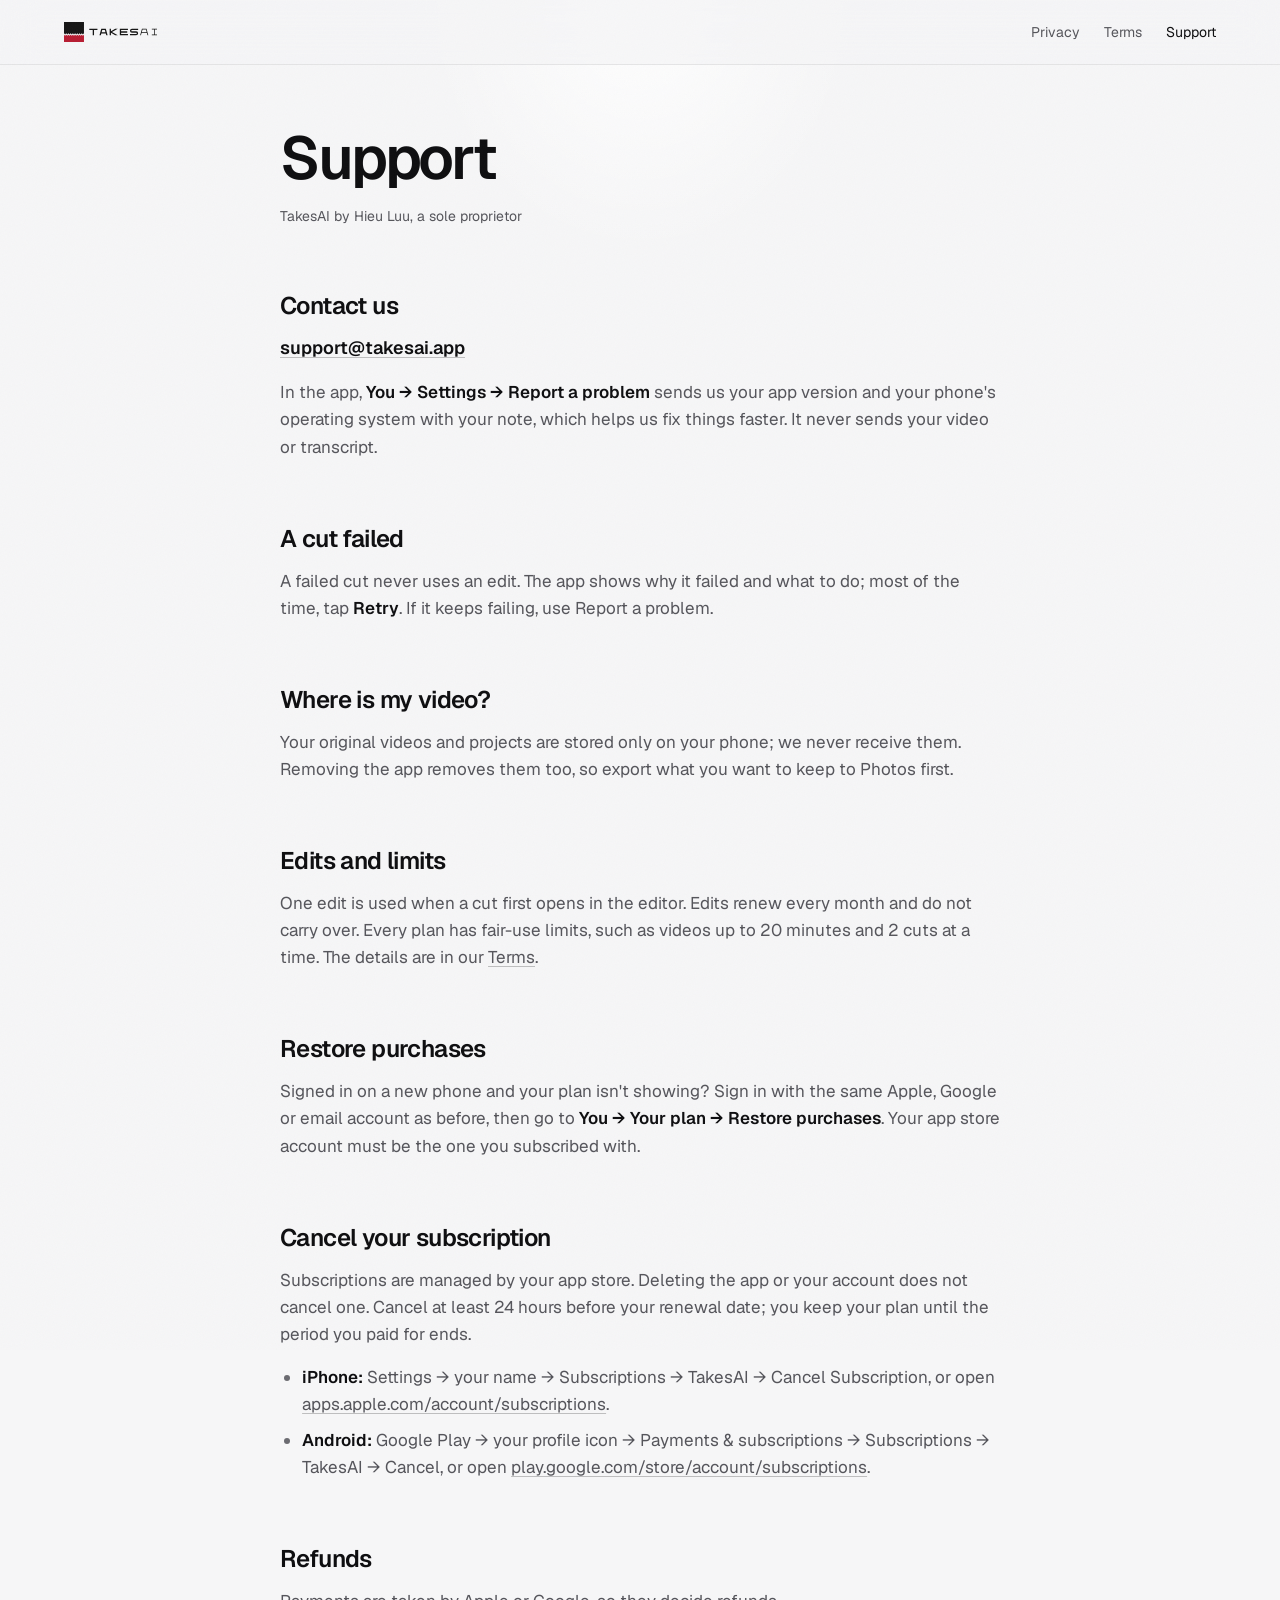
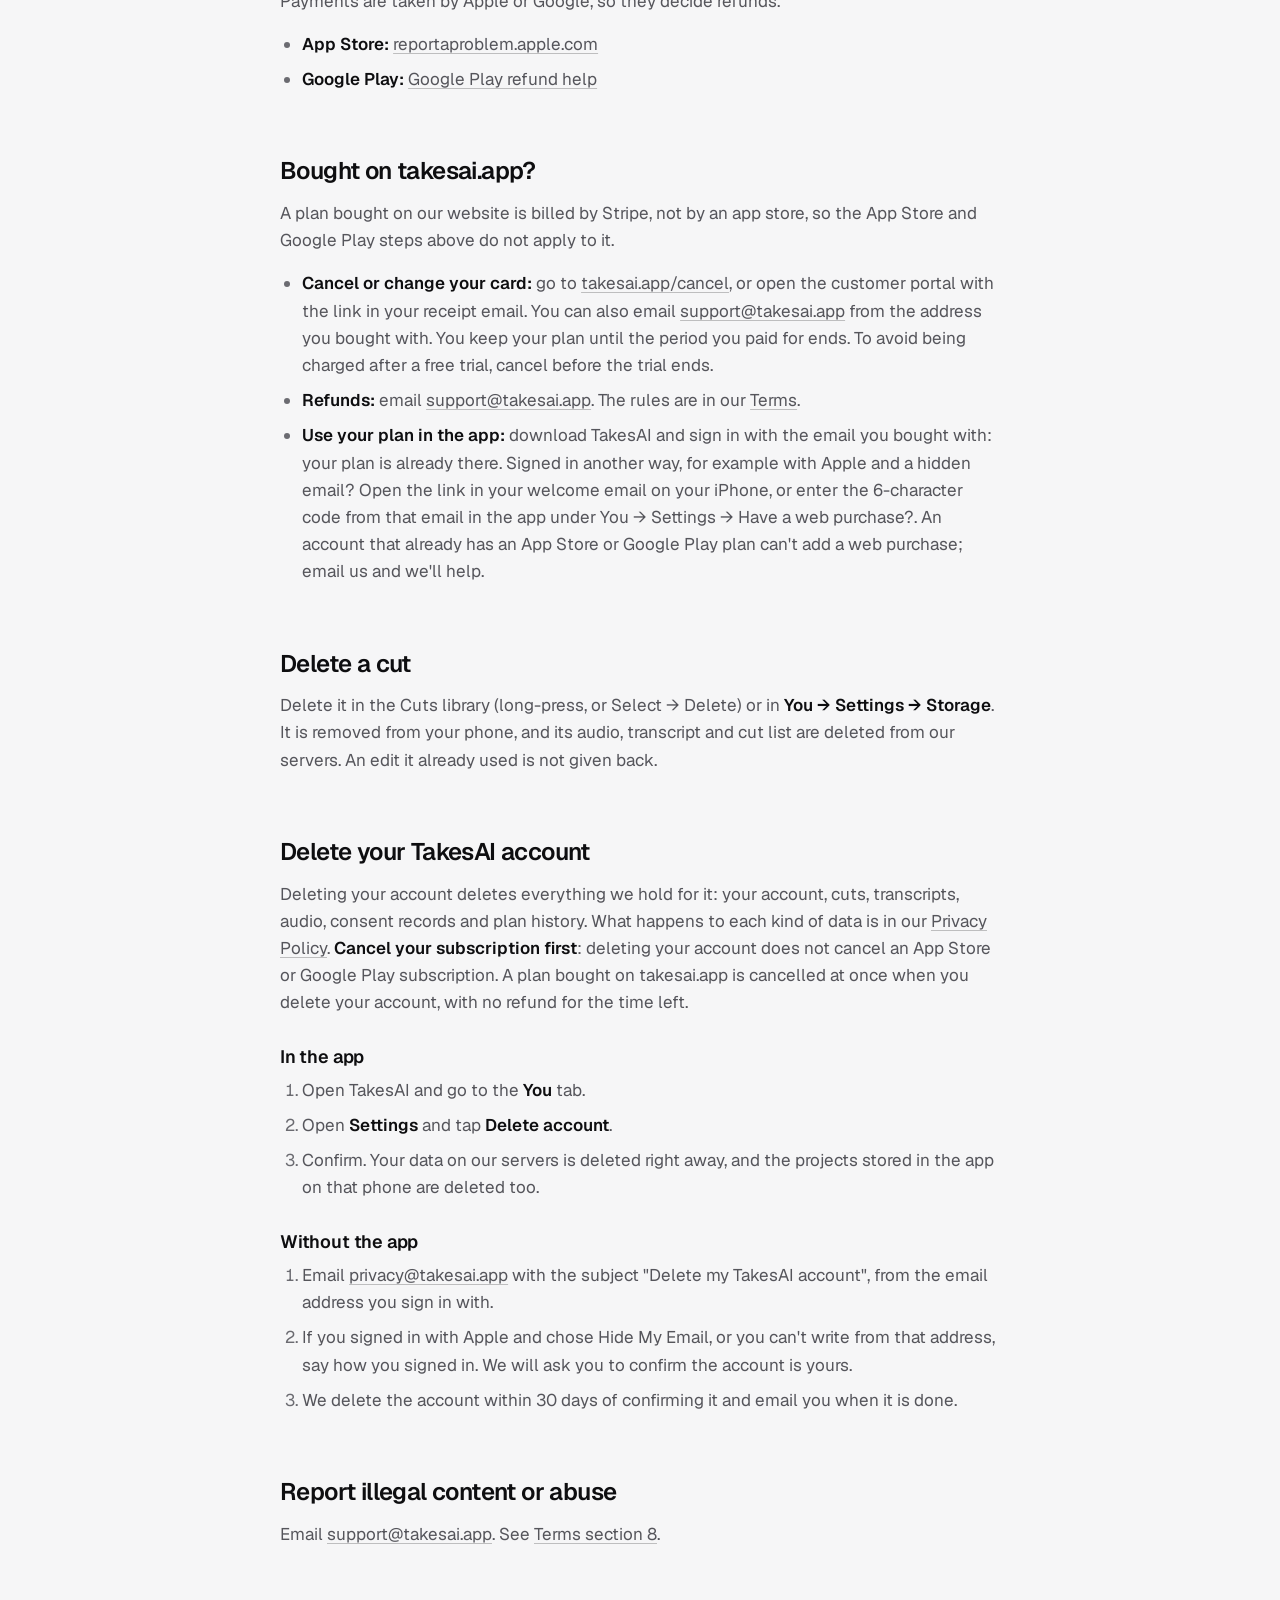
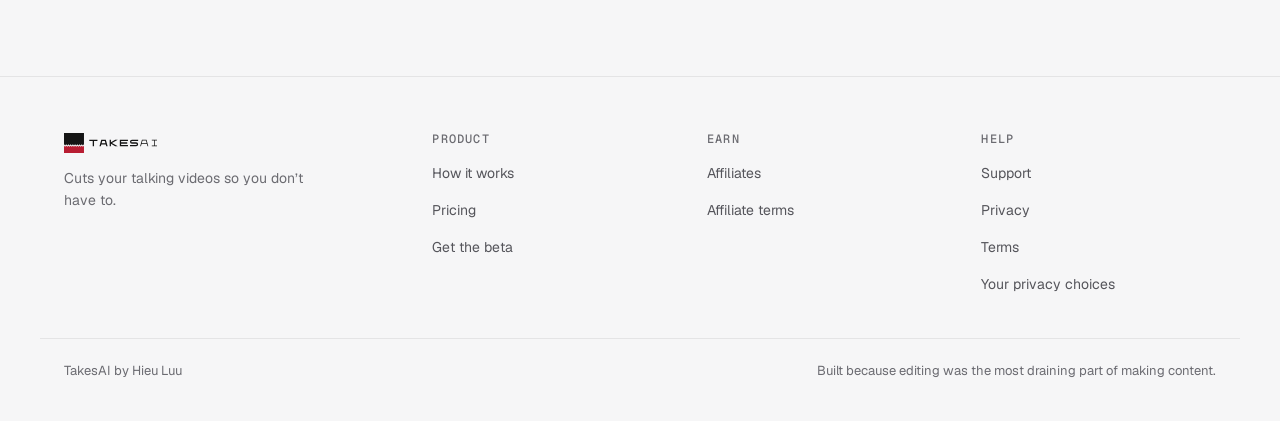
<file: support/index.html>
<!doctype html>
<html lang="en">
<head>
<meta charset="utf-8">
<meta name="viewport" content="width=device-width, initial-scale=1">
<link rel="icon" href="../assets/icon.svg" type="image/svg+xml">
<link rel="apple-touch-icon" href="../assets/apple-touch-icon.png">
<title>TakesAI Support</title>
<meta name="description" content="Get help with TakesAI: contact, subscriptions, restoring purchases, deleting a cut or your account.">
<meta property="og:image" content="https://takesai.app/assets/og.png">
<meta property="og:image:width" content="1200">
<meta property="og:image:height" content="630">
<meta property="og:image:alt" content="TakesAI: skip the editing">
<meta name="twitter:card" content="summary_large_image">
<link rel="preload" href="../assets/fonts/Geist-Variable.woff2" as="font" type="font/woff2" crossorigin>
<meta name="theme-color" content="#F6F6F7" media="(prefers-color-scheme: light)">
<meta name="theme-color" content="#0A0A0B" media="(prefers-color-scheme: dark)">
<link rel="stylesheet" href="../style.css">
<script src="../assets/site.js" defer></script>
</head>
<body>
<header class="site-header"><nav>
  <a class="brand" href="../"><picture><source srcset="../assets/logo-dark.svg" media="(prefers-color-scheme: dark)"><img src="../assets/logo.svg" alt="TakesAI" width="102" height="22"></picture></a>
  <span class="links"><a href="../privacy/">Privacy</a><a href="../terms/">Terms</a><a href="./" aria-current="page">Support</a></span>
</nav></header>
<main class="page">

<h1>Support</h1>
<p class="meta">TakesAI by Hieu Luu, a sole proprietor</p>

<section id="contact">
<h2>Contact us</h2>
<p class="contact"><a href="mailto:support@takesai.app">support@takesai.app</a></p>
<p>In the app, <strong>You → Settings → Report a problem</strong> sends us your app version and your phone's operating system with your note, which helps us fix things faster. It never sends your video or transcript.</p>
</section>

<section id="failed">
<h2>A cut failed</h2>
<p>A failed cut never uses an edit. The app shows why it failed and what to do; most of the time, tap <strong>Retry</strong>. If it keeps failing, use Report a problem.</p>
</section>

<section id="video">
<h2>Where is my video?</h2>
<p>Your original videos and projects are stored only on your phone; we never receive them. Removing the app removes them too, so export what you want to keep to Photos first.</p>
</section>

<section id="edits">
<h2>Edits and limits</h2>
<p>One edit is used when a cut first opens in the editor. Edits renew every month and do not carry over. Every plan has fair-use limits, such as videos up to 20 minutes and 2 cuts at a time. The details are in our <a href="../terms/#edits">Terms</a>.</p>
</section>

<section id="restore">
<h2>Restore purchases</h2>
<p>Signed in on a new phone and your plan isn't showing? Sign in with the same Apple, Google or email account as before, then go to <strong>You → Your plan → Restore purchases</strong>. Your app store account must be the one you subscribed with.</p>
</section>

<section id="cancel">
<h2>Cancel your subscription</h2>
<p>Subscriptions are managed by your app store. Deleting the app or your account does not cancel one. Cancel at least 24 hours before your renewal date; you keep your plan until the period you paid for ends.</p>
<ul>
  <li><strong>iPhone:</strong> Settings → your name → Subscriptions → TakesAI → Cancel Subscription, or open <a href="https://apps.apple.com/account/subscriptions">apps.apple.com/account/subscriptions</a>.</li>
  <li><strong>Android:</strong> Google Play → your profile icon → Payments &amp; subscriptions → Subscriptions → TakesAI → Cancel, or open <a href="https://play.google.com/store/account/subscriptions">play.google.com/store/account/subscriptions</a>.</li>
</ul>
</section>

<section id="refunds">
<h2>Refunds</h2>
<p>Payments are taken by Apple or Google, so they decide refunds.</p>
<ul>
  <li><strong>App Store:</strong> <a href="https://reportaproblem.apple.com">reportaproblem.apple.com</a></li>
  <li><strong>Google Play:</strong> <a href="https://support.google.com/googleplay/answer/2479637">Google Play refund help</a></li>
</ul>
</section>

<section id="web" class="if-trial">
<h2>Bought on takesai.app?</h2>
<p>A plan bought on our website is billed by Stripe, not by an app store, so the App Store and Google Play steps above do not apply to it.</p>
<ul>
  <li><strong>Cancel or change your card:</strong> go to <a href="../cancel/">takesai.app/cancel</a>, or open the customer portal with the link in your receipt email. You can also email <a href="mailto:support@takesai.app">support@takesai.app</a> from the address you bought with. You keep your plan until the period you paid for ends. To avoid being charged after a free trial, cancel before the trial ends.</li>
  <li><strong>Refunds:</strong> email <a href="mailto:support@takesai.app">support@takesai.app</a>. The rules are in our <a href="../terms/#web-refunds">Terms</a>.</li>
  <li><strong>Use your plan in the app:</strong> download TakesAI and sign in with the email you bought with: your plan is already there. Signed in another way, for example with Apple and a hidden email? Open the link in your welcome email on your iPhone, or enter the 6-character code from that email in the app under You → Settings → Have a web purchase?. An account that already has an App Store or Google Play plan can't add a web purchase; email us and we'll help.</li>
</ul>
</section>

<section id="delete-cut">
<h2>Delete a cut</h2>
<p>Delete it in the Cuts library (long-press, or Select → Delete) or in <strong>You → Settings → Storage</strong>. It is removed from your phone, and its audio, transcript and cut list are deleted from our servers. An edit it already used is not given back.</p>
</section>

<section id="delete-account">
<h2>Delete your TakesAI account</h2>
<p>Deleting your account deletes everything we hold for it: your account, cuts, transcripts, audio, consent records and plan history. What happens to each kind of data is in our <a href="../privacy/#deletion">Privacy Policy</a>. <strong>Cancel your subscription first</strong>: deleting your account does not cancel an App Store or Google Play subscription.<span class="if-trial"> A plan bought on takesai.app is cancelled at once when you delete your account, with no refund for the time left.</span></p>
<h3>In the app</h3>
<ol>
  <li>Open TakesAI and go to the <strong>You</strong> tab.</li>
  <li>Open <strong>Settings</strong> and tap <strong>Delete account</strong>.</li>
  <li>Confirm. Your data on our servers is deleted right away, and the projects stored in the app on that phone are deleted too.</li>
</ol>
<h3>Without the app</h3>
<ol>
  <li>Email <a href="mailto:privacy@takesai.app?subject=Delete%20my%20TakesAI%20account">privacy@takesai.app</a> with the subject "Delete my TakesAI account", from the email address you sign in with.</li>
  <li>If you signed in with Apple and chose Hide My Email, or you can't write from that address, say how you signed in. We will ask you to confirm the account is yours.</li>
  <li>We delete the account within 30 days of confirming it and email you when it is done.</li>
</ol>
</section>

<section id="report-abuse">
<h2>Report illegal content or abuse</h2>
<p>Email <a href="mailto:support@takesai.app">support@takesai.app</a>. See <a href="../terms/#illegal-content">Terms section 8</a>.</p>
</section>
</main>
<footer class="site-footer">
  <div class="foot">
    <div><a class="brand" href="../"><picture><source srcset="../assets/logo-dark.svg" media="(prefers-color-scheme: dark)"><img src="../assets/logo.svg" alt="TakesAI" width="94" height="20"></picture></a><p>Cuts your talking videos so you don’t have to.</p></div>
    <div><h4>Product</h4><ul><li><a href="../#how">How it works</a></li><li><a href="../#pricing">Pricing</a></li><li><a href="../beta/">Get the beta</a></li></ul></div>
    <div class="if-trial not-app"><h4>Earn</h4><ul><li><a href="../earn/">Affiliates</a></li><li><a href="../earn/terms/">Affiliate terms</a></li></ul></div>
    <div><h4>Help</h4><ul><li><a href="../support/">Support</a></li><li><a href="../privacy/">Privacy</a></li><li><a href="../terms/">Terms</a></li><li><a href="../privacy-choices/">Your privacy choices</a></li></ul></div>
  </div>
  <div class="foot-b"><span>TakesAI by Hieu Luu</span><span>Built because editing was the most draining part of making content.</span></div>
</footer>
</body>
</html>
</file>
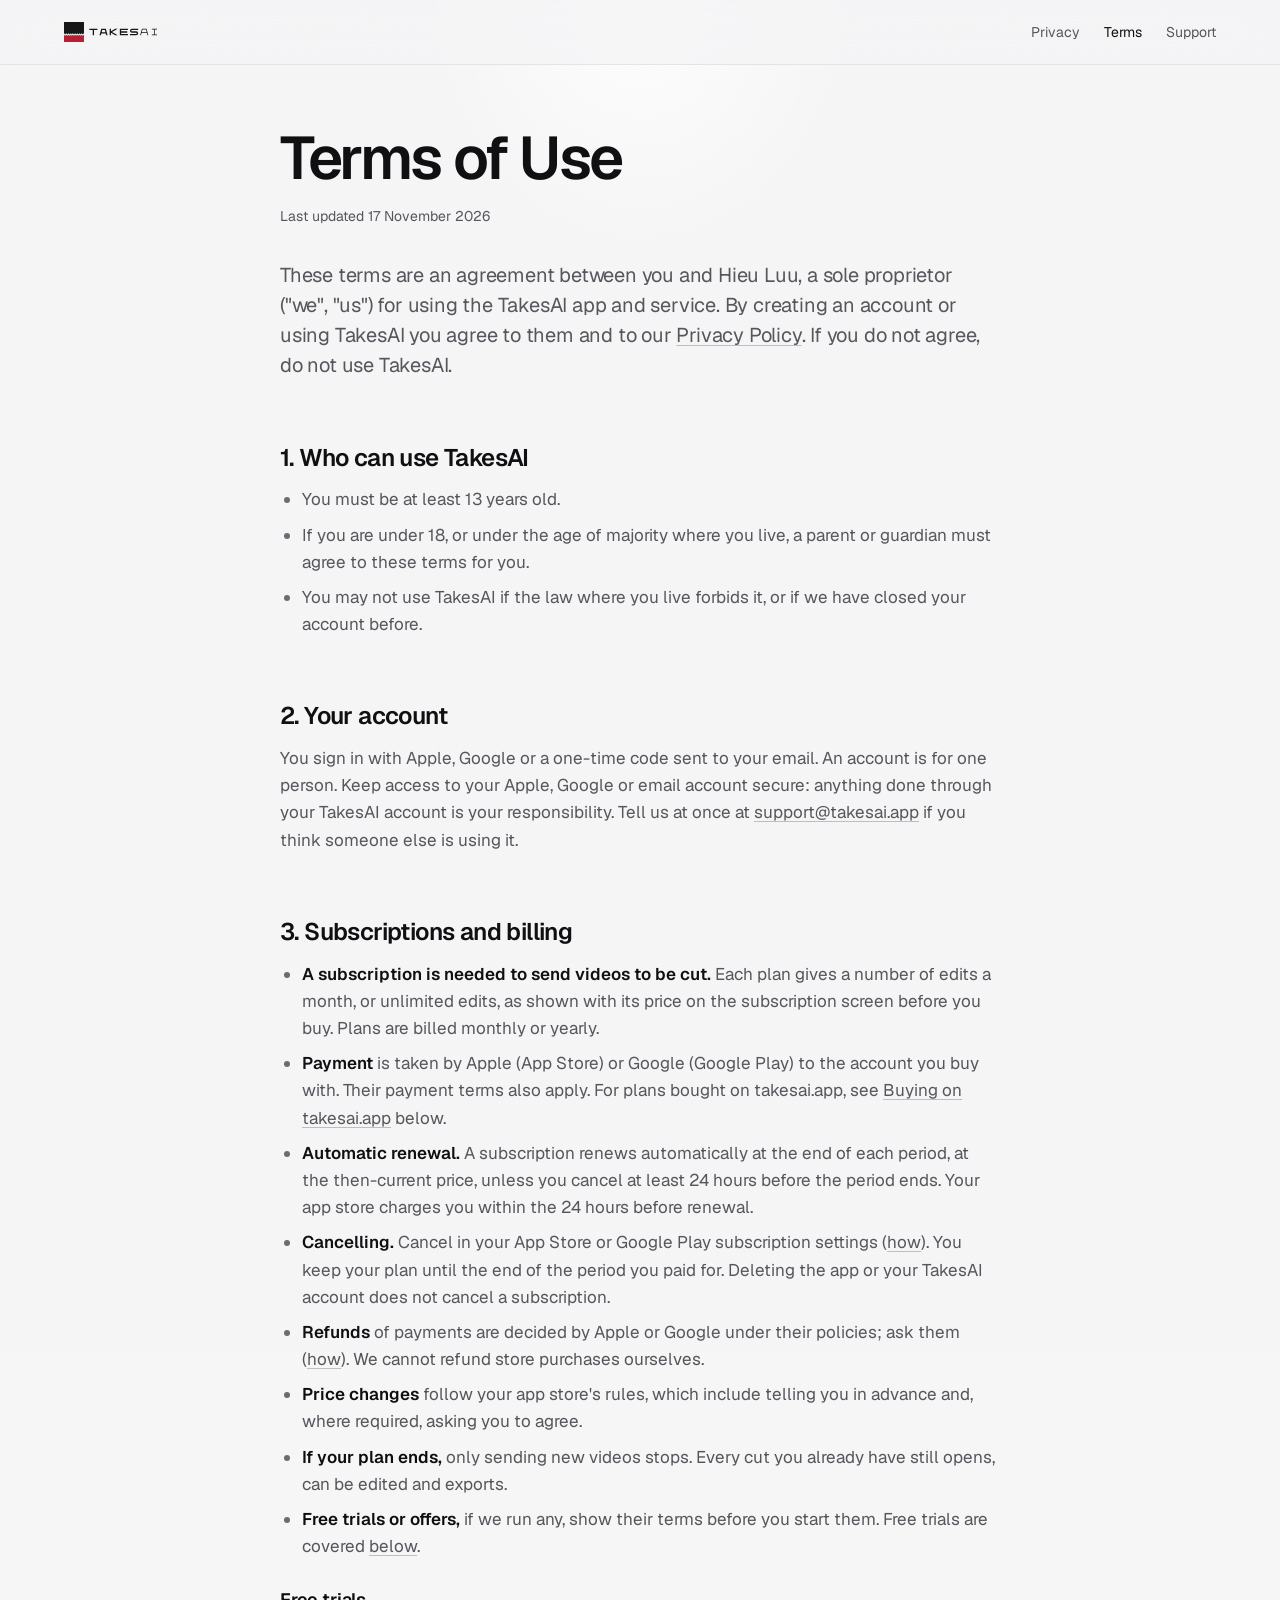
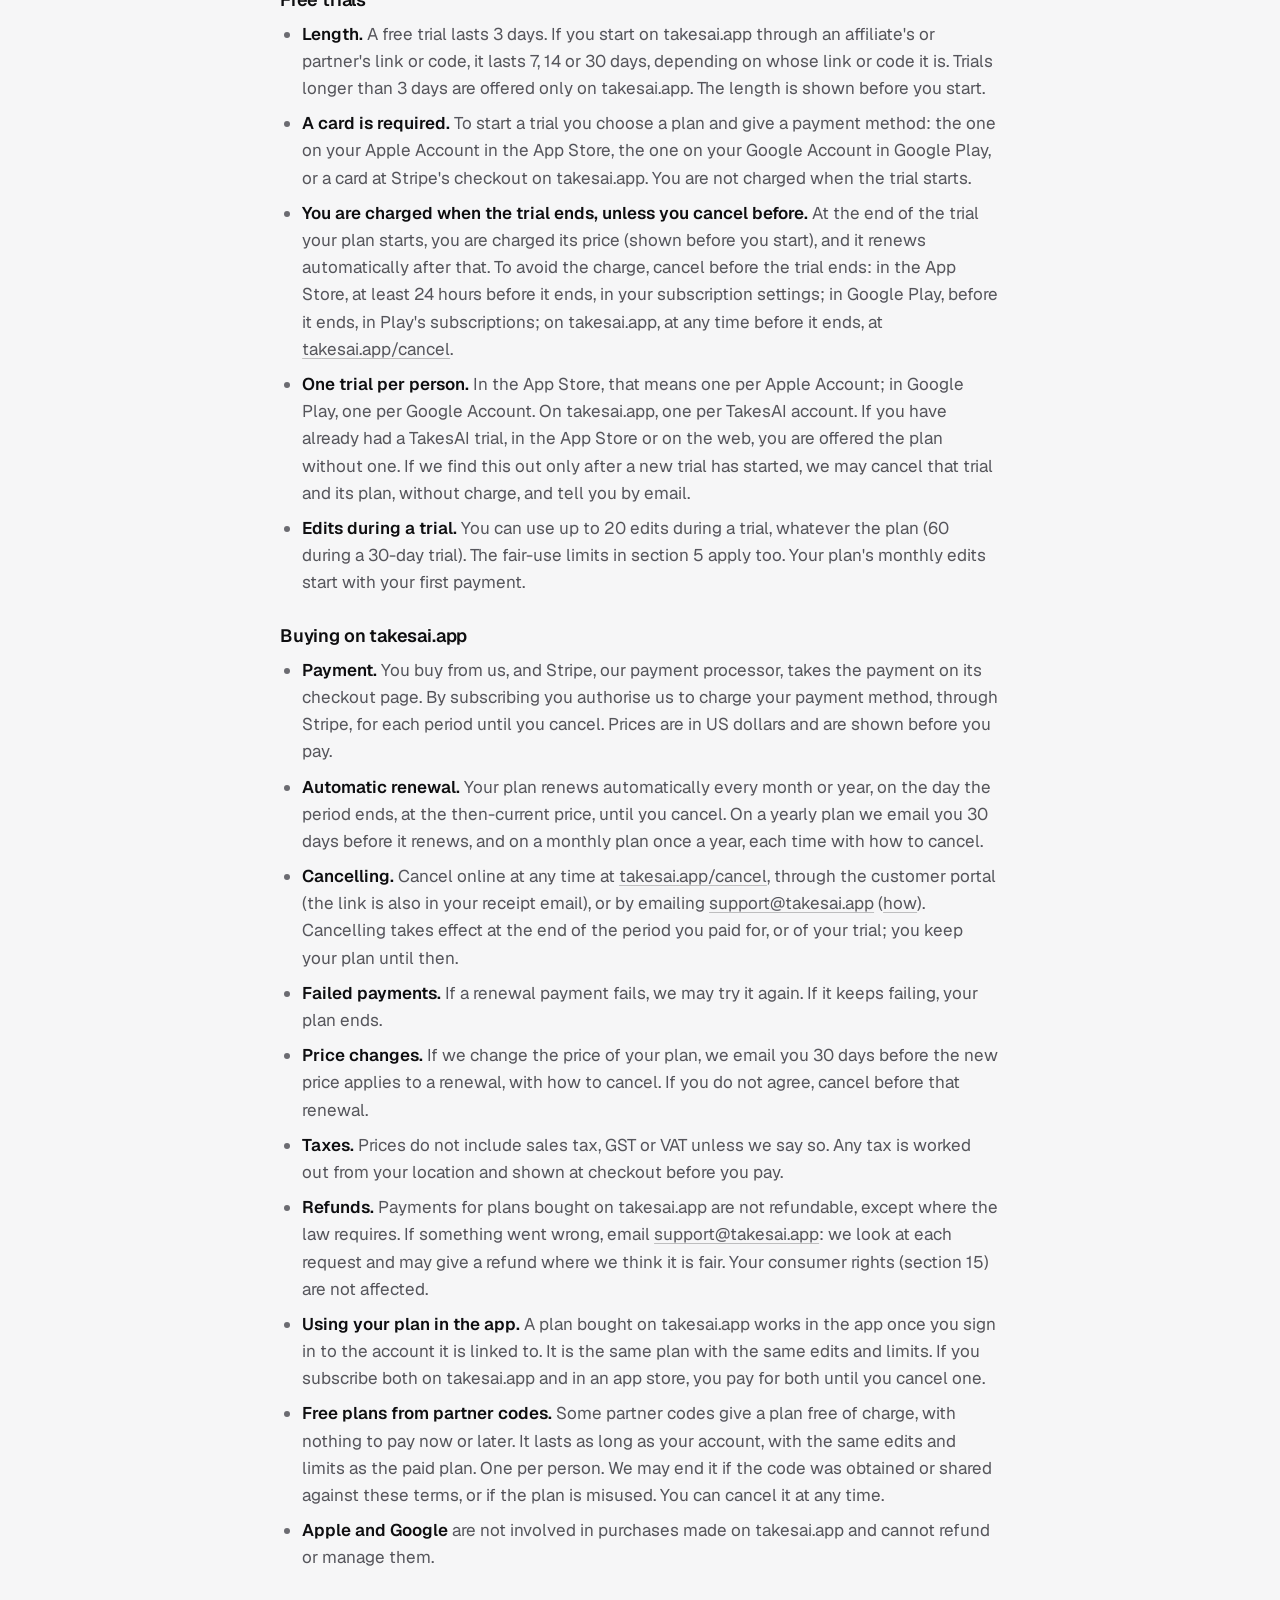
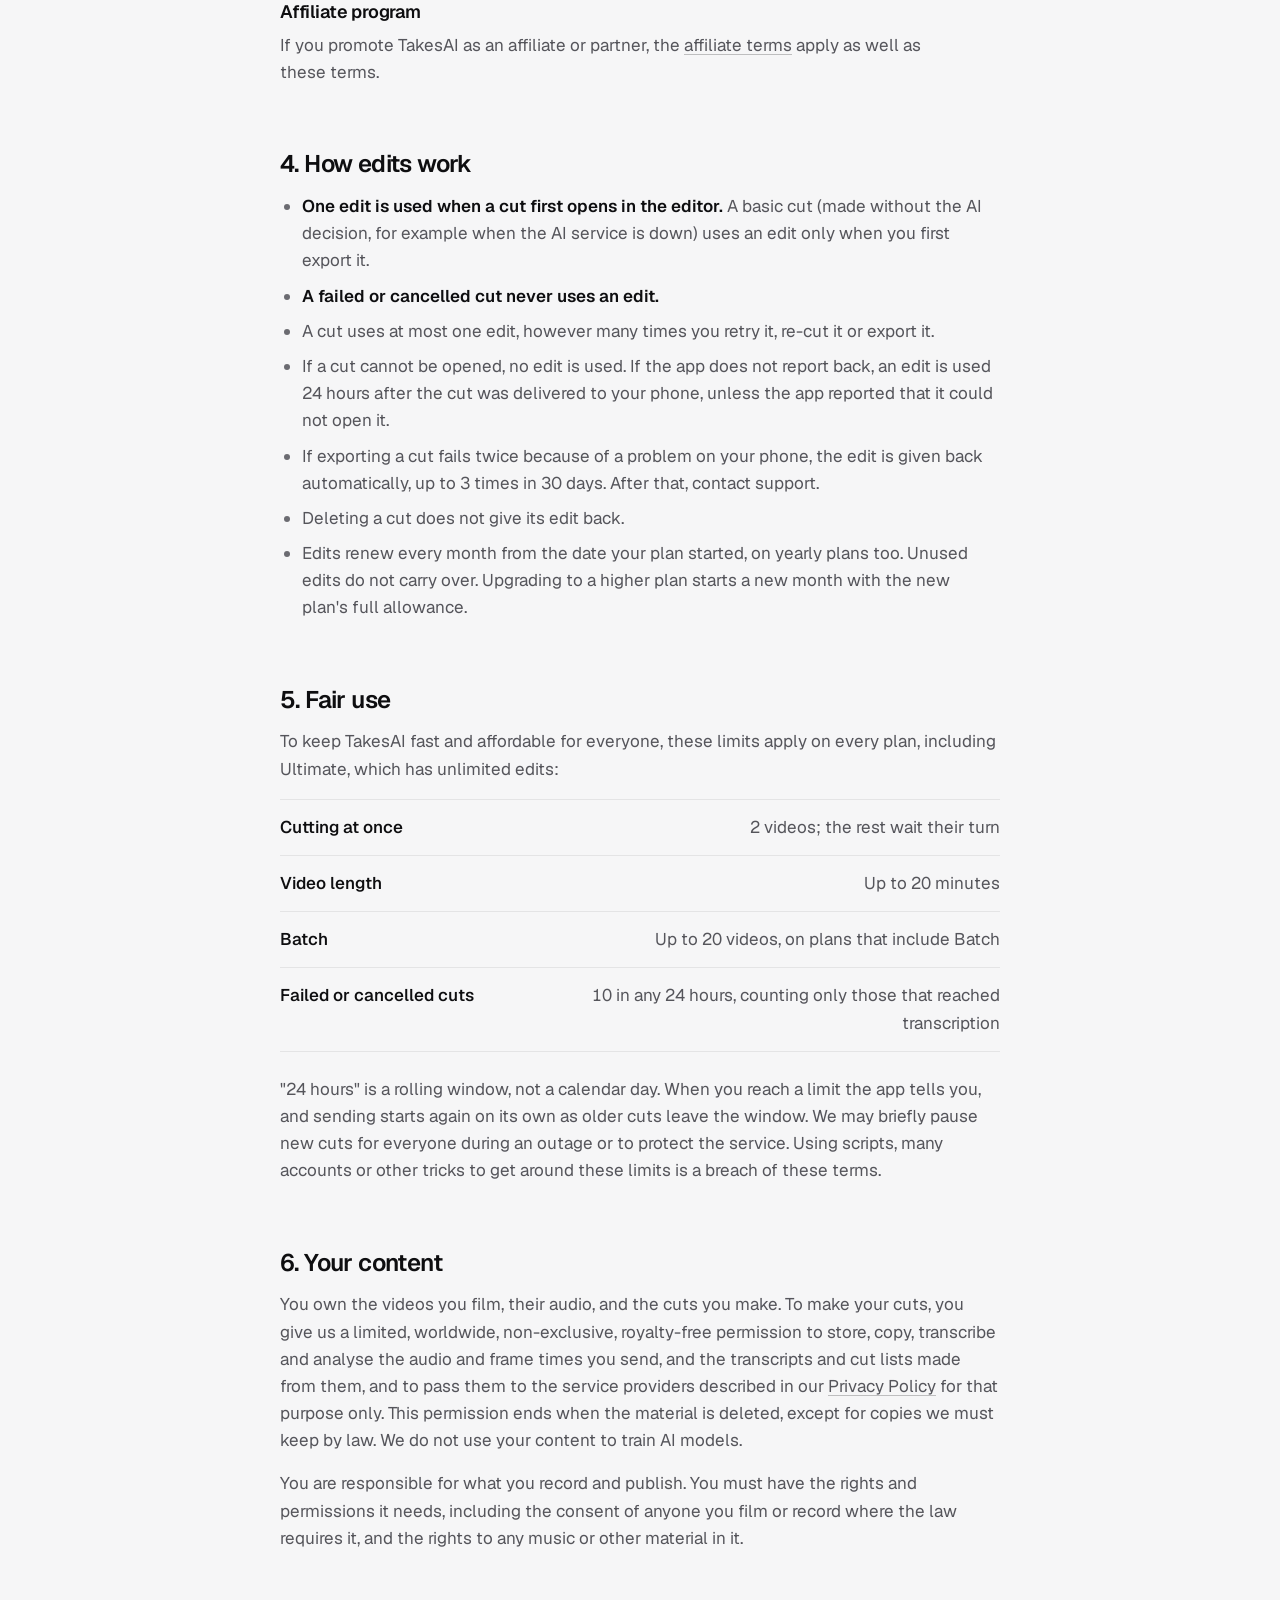
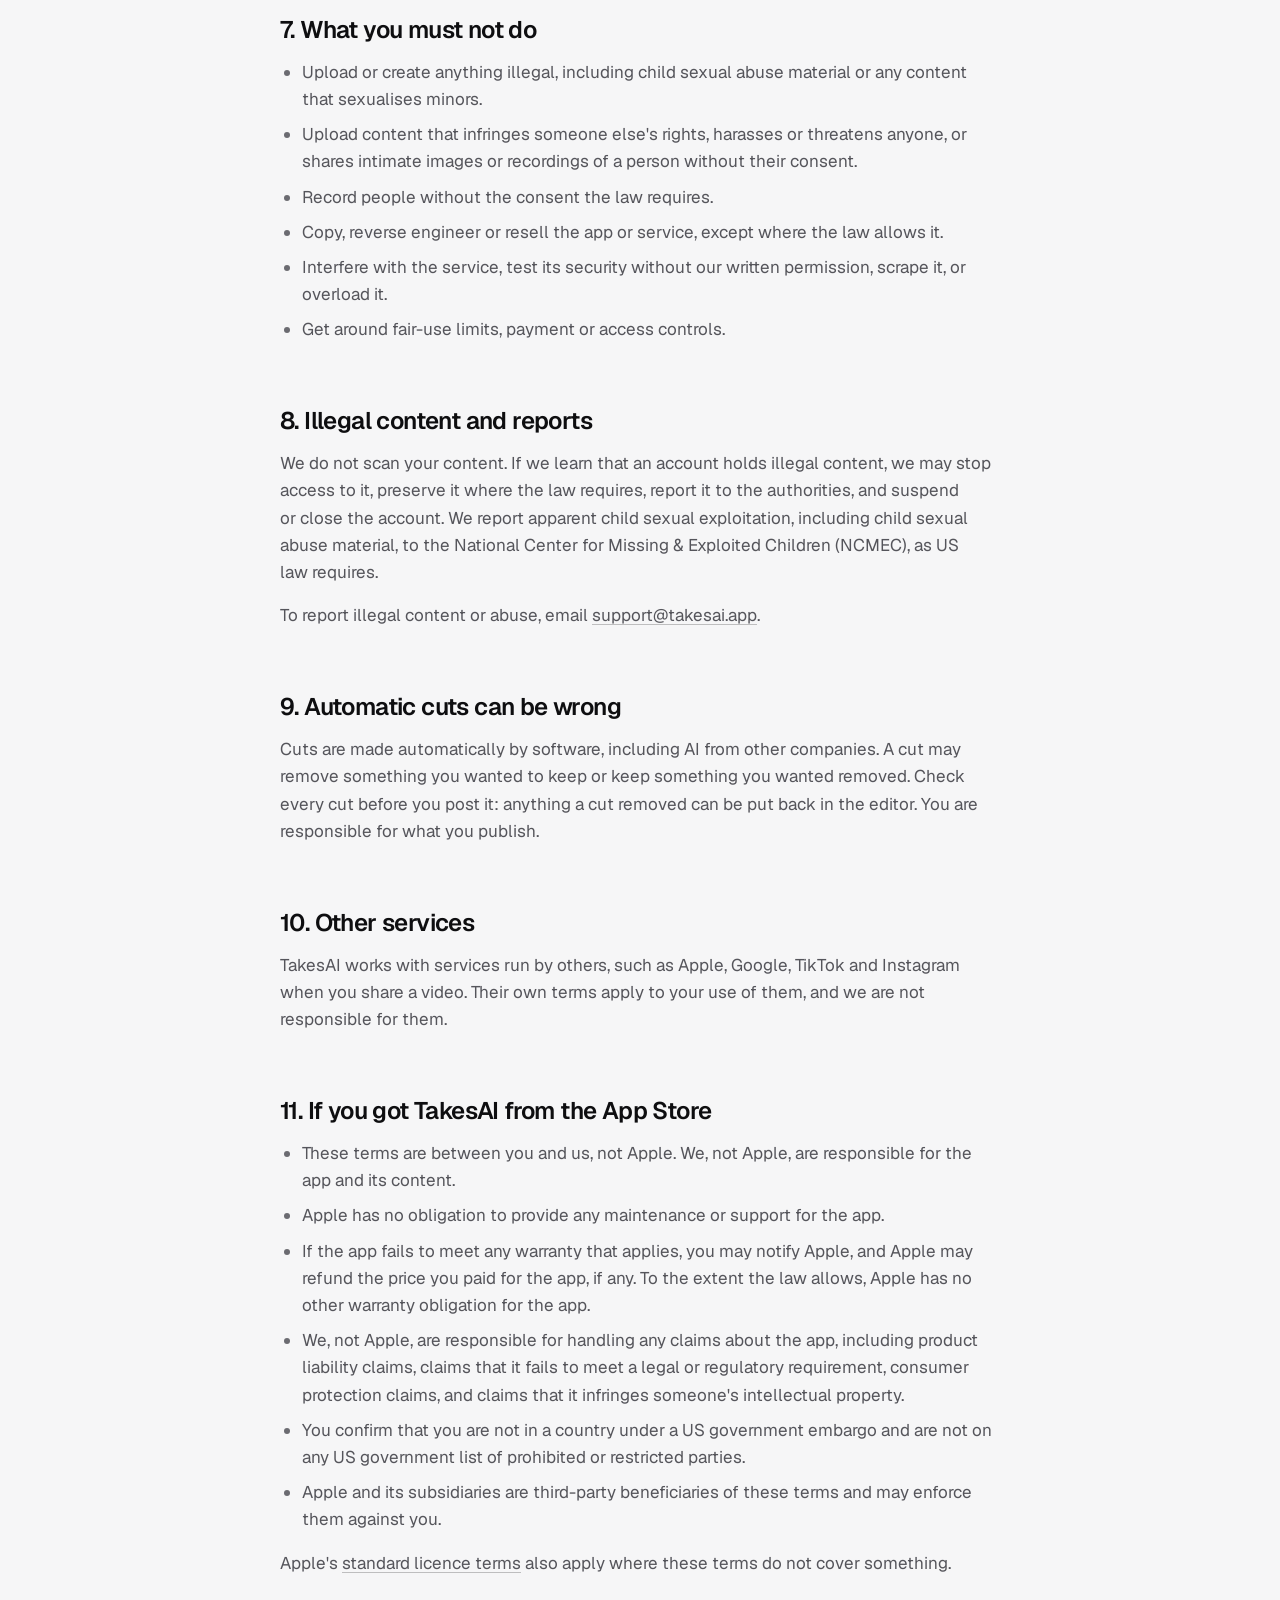
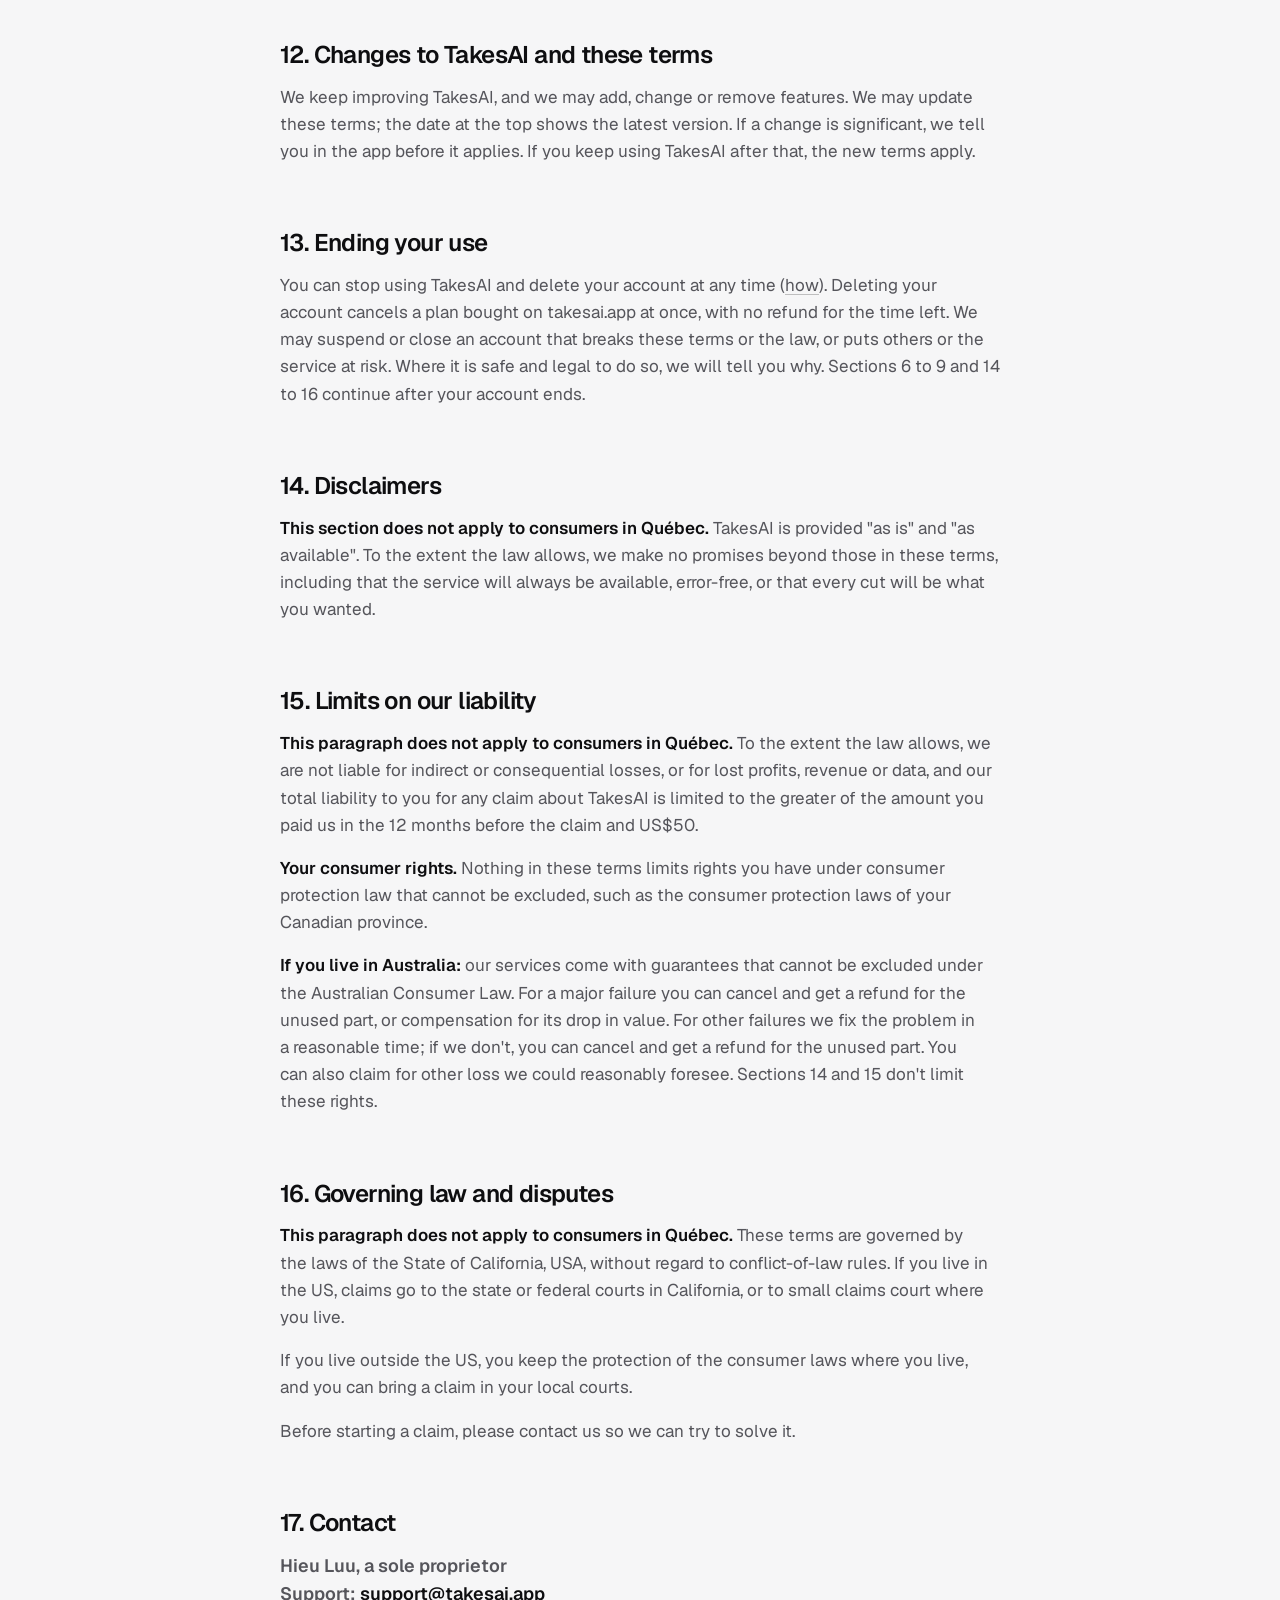
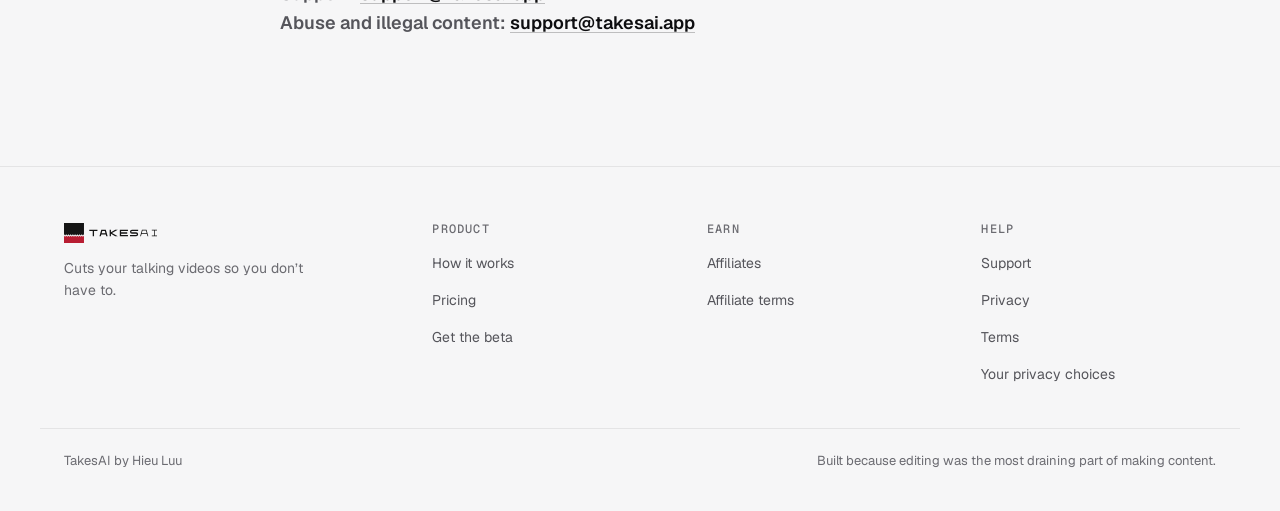
<file: terms/index.html>
<!doctype html>
<html lang="en">
<head>
<meta charset="utf-8">
<meta name="viewport" content="width=device-width, initial-scale=1">
<link rel="icon" href="../assets/icon.svg" type="image/svg+xml">
<link rel="apple-touch-icon" href="../assets/apple-touch-icon.png">
<title>TakesAI Terms of Use</title>
<meta name="description" content="The terms for using TakesAI: accounts, subscriptions, edits, fair use and your content.">
<meta property="og:image" content="https://takesai.app/assets/og.png">
<meta property="og:image:width" content="1200">
<meta property="og:image:height" content="630">
<meta property="og:image:alt" content="TakesAI: skip the editing">
<meta name="twitter:card" content="summary_large_image">
<link rel="preload" href="../assets/fonts/Geist-Variable.woff2" as="font" type="font/woff2" crossorigin>
<meta name="theme-color" content="#F6F6F7" media="(prefers-color-scheme: light)">
<meta name="theme-color" content="#0A0A0B" media="(prefers-color-scheme: dark)">
<link rel="stylesheet" href="../style.css">
<script src="../assets/site.js" defer></script>
</head>
<body>
<header class="site-header"><nav>
  <a class="brand" href="../"><picture><source srcset="../assets/logo-dark.svg" media="(prefers-color-scheme: dark)"><img src="../assets/logo.svg" alt="TakesAI" width="102" height="22"></picture></a>
  <span class="links"><a href="../privacy/">Privacy</a><a href="./" aria-current="page">Terms</a><a href="../support/">Support</a></span>
</nav></header>
<main class="page">

<h1>Terms of Use</h1>
<p class="meta">Last updated 17 November 2026</p>

<p class="lede">These terms are an agreement between you and Hieu Luu, a sole proprietor ("we", "us") for using the TakesAI app and service. By creating an account or using TakesAI you agree to them and to our <a href="../privacy/">Privacy Policy</a>. If you do not agree, do not use TakesAI.</p>

<section id="eligibility">
<h2>1. Who can use TakesAI</h2>
<ul>
  <li>You must be at least 13 years old.</li>
  <li>If you are under 18, or under the age of majority where you live, a parent or guardian must agree to these terms for you.</li>
  <li>You may not use TakesAI if the law where you live forbids it, or if we have closed your account before.</li>
</ul>
</section>

<section id="account">
<h2>2. Your account</h2>
<p>You sign in with Apple, Google or a one-time code sent to your email. An account is for one person. Keep access to your Apple, Google or email account secure: anything done through your TakesAI account is your responsibility. Tell us at once at <a href="mailto:support@takesai.app">support@takesai.app</a> if you think someone else is using it.</p>
</section>

<section id="subscriptions">
<h2>3. Subscriptions and billing</h2>
<ul>
  <li><strong>A subscription is needed to send videos to be cut.</strong> Each plan gives a number of edits a month, or unlimited edits, as shown with its price on the subscription screen before you buy. Plans are billed monthly or yearly.</li>
  <li><strong>Payment</strong> is taken by Apple (App Store) or Google (Google Play) to the account you buy with. Their payment terms also apply.<span class="if-trial"> For plans bought on takesai.app, see <a href="#web-purchases">Buying on takesai.app</a> below.</span></li>
  <li><strong>Automatic renewal.</strong> A subscription renews automatically at the end of each period, at the then-current price, unless you cancel at least 24 hours before the period ends. Your app store charges you within the 24 hours before renewal.</li>
  <li><strong>Cancelling.</strong> Cancel in your App Store or Google Play subscription settings (<a href="../support/#cancel">how</a>). You keep your plan until the end of the period you paid for. Deleting the app or your TakesAI account does not cancel a subscription.</li>
  <li><strong>Refunds</strong> of payments are decided by Apple or Google under their policies; ask them (<a href="../support/#refunds">how</a>). We cannot refund store purchases ourselves.</li>
  <li><strong>Price changes</strong> follow your app store's rules, which include telling you in advance and, where required, asking you to agree.</li>
  <li><strong>If your plan ends,</strong> only sending new videos stops. Every cut you already have still opens, can be edited and exports.</li>
  <li><strong>Free trials or offers,</strong> if we run any, show their terms before you start them.<span class="if-trial"> Free trials are covered <a href="#trials">below</a>.</span></li>
</ul>

<div class="if-trial">
<h3 id="trials">Free trials</h3>
<ul>
  <li><strong>Length.</strong> A free trial lasts 3 days. If you start on takesai.app through an affiliate's or partner's link or code, it lasts 7, 14 or 30 days, depending on whose link or code it is. Trials longer than 3 days are offered only on takesai.app. The length is shown before you start.</li>
  <li><strong>A card is required.</strong> To start a trial you choose a plan and give a payment method: the one on your Apple Account in the App Store, the one on your Google Account in Google Play, or a card at Stripe's checkout on takesai.app. You are not charged when the trial starts.</li>
  <li><strong>You are charged when the trial ends, unless you cancel before.</strong> At the end of the trial your plan starts, you are charged its price (shown before you start), and it renews automatically after that. To avoid the charge, cancel before the trial ends: in the App Store, at least 24 hours before it ends, in your subscription settings; in Google Play, before it ends, in Play's subscriptions; on takesai.app, at any time before it ends, at <a href="../cancel/">takesai.app/cancel</a>.</li>
  <li><strong>One trial per person.</strong> In the App Store, that means one per Apple Account; in Google Play, one per Google Account. On takesai.app, one per TakesAI account. If you have already had a TakesAI trial, in the App Store or on the web, you are offered the plan without one. If we find this out only after a new trial has started, we may cancel that trial and its plan, without charge, and tell you by email.</li>
  <li><strong>Edits during a trial.</strong> You can use up to 20 edits during a trial, whatever the plan (60 during a 30-day trial). The fair-use limits in section 5 apply too. Your plan's monthly edits start with your first payment.</li>
</ul>

<h3 id="web-purchases">Buying on takesai.app</h3>
<ul>
  <li><strong>Payment.</strong> You buy from us, and Stripe, our payment processor, takes the payment on its checkout page. By subscribing you authorise us to charge your payment method, through Stripe, for each period until you cancel. Prices are in US dollars and are shown before you pay.</li>
  <li><strong>Automatic renewal.</strong> Your plan renews automatically every month or year, on the day the period ends, at the then-current price, until you cancel. On a yearly plan we email you 30 days before it renews, and on a monthly plan once a year, each time with how to cancel.</li>
  <li><strong>Cancelling.</strong> Cancel online at any time at <a href="../cancel/">takesai.app/cancel</a>, through the customer portal (the link is also in your receipt email), or by emailing <a href="mailto:support@takesai.app">support@takesai.app</a> (<a href="../support/#web">how</a>). Cancelling takes effect at the end of the period you paid for, or of your trial; you keep your plan until then.</li>
  <li><strong>Failed payments.</strong> If a renewal payment fails, we may try it again. If it keeps failing, your plan ends.</li>
  <li><strong>Price changes.</strong> If we change the price of your plan, we email you 30 days before the new price applies to a renewal, with how to cancel. If you do not agree, cancel before that renewal.</li>
  <li><strong>Taxes.</strong> Prices do not include sales tax, GST or VAT unless we say so. Any tax is worked out from your location and shown at checkout before you pay.</li>
  <li id="web-refunds"><strong>Refunds.</strong> Payments for plans bought on takesai.app are not refundable, except where the law requires. If something went wrong, email <a href="mailto:support@takesai.app">support@takesai.app</a>: we look at each request and may give a refund where we think it is fair. Your consumer rights (section 15) are not affected.</li>
  <li><strong>Using your plan in the app.</strong> A plan bought on takesai.app works in the app once you sign in to the account it is linked to. It is the same plan with the same edits and limits. If you subscribe both on takesai.app and in an app store, you pay for both until you cancel one.</li>
  <li id="partner-codes"><strong>Free plans from partner codes.</strong> Some partner codes give a plan free of charge, with nothing to pay now or later. It lasts as long as your account, with the same edits and limits as the paid plan. One per person. We may end it if the code was obtained or shared against these terms, or if the plan is misused. You can cancel it at any time.</li>
  <li><strong>Apple and Google</strong> are not involved in purchases made on takesai.app and cannot refund or manage them.</li>
</ul>

<h3 id="affiliates">Affiliate program</h3>
<p>If you promote TakesAI as an affiliate or partner, the <a class="not-app" href="../earn/terms/">affiliate terms</a><span class="only-app">affiliate terms on takesai.app</span> apply as well as these terms.</p>
</div>
</section>

<section id="edits">
<h2>4. How edits work</h2>
<ul>
  <li><strong>One edit is used when a cut first opens in the editor.</strong> A basic cut (made without the AI decision, for example when the AI service is down) uses an edit only when you first export it.</li>
  <li><strong>A failed or cancelled cut never uses an edit.</strong></li>
  <li>A cut uses at most one edit, however many times you retry it, re-cut it or export it.</li>
  <li>If a cut cannot be opened, no edit is used. If the app does not report back, an edit is used 24 hours after the cut was delivered to your phone, unless the app reported that it could not open it.</li>
  <li>If exporting a cut fails twice because of a problem on your phone, the edit is given back automatically, up to 3 times in 30 days. After that, contact support.</li>
  <li>Deleting a cut does not give its edit back.</li>
  <li>Edits renew every month from the date your plan started, on yearly plans too. Unused edits do not carry over. Upgrading to a higher plan starts a new month with the new plan's full allowance.</li>
</ul>
</section>

<section id="fair-use">
<h2>5. Fair use</h2>
<p>To keep TakesAI fast and affordable for everyone, these limits apply on every plan, including Ultimate, which has unlimited edits:</p>
<ul class="lines" aria-label="Fair-use limits">
  <li><span>Cutting at once</span><span>2 videos; the rest wait their turn</span></li>
  <li><span>Video length</span><span>Up to 20 minutes</span></li>
  <li><span>Batch</span><span>Up to 20 videos, on plans that include Batch</span></li>
  <li><span>Failed or cancelled cuts</span><span>10 in any 24 hours, counting only those that reached transcription</span></li>
</ul>
<p>"24 hours" is a rolling window, not a calendar day. When you reach a limit the app tells you, and sending starts again on its own as older cuts leave the window. We may briefly pause new cuts for everyone during an outage or to protect the service. Using scripts, many accounts or other tricks to get around these limits is a breach of these terms.</p>
</section>

<section id="your-content">
<h2>6. Your content</h2>
<p>You own the videos you film, their audio, and the cuts you make. To make your cuts, you give us a limited, worldwide, non-exclusive, royalty-free permission to store, copy, transcribe and analyse the audio and frame times you send, and the transcripts and cut lists made from them, and to pass them to the service providers described in our <a href="../privacy/#ai-vendors">Privacy Policy</a> for that purpose only. This permission ends when the material is deleted, except for copies we must keep by law. We do not use your content to train AI models.</p>
<p>You are responsible for what you record and publish. You must have the rights and permissions it needs, including the consent of anyone you film or record where the law requires it, and the rights to any music or other material in it.</p>
</section>

<section id="acceptable-use">
<h2>7. What you must not do</h2>
<ul>
  <li>Upload or create anything illegal, including child sexual abuse material or any content that sexualises minors.</li>
  <li>Upload content that infringes someone else's rights, harasses or threatens anyone, or shares intimate images or recordings of a person without their consent.</li>
  <li>Record people without the consent the law requires.</li>
  <li>Copy, reverse engineer or resell the app or service, except where the law allows it.</li>
  <li>Interfere with the service, test its security without our written permission, scrape it, or overload it.</li>
  <li>Get around fair-use limits, payment or access controls.</li>
</ul>
</section>

<section id="illegal-content">
<h2>8. Illegal content and reports</h2>
<p>We do not scan your content. If we learn that an account holds illegal content, we may stop access to it, preserve it where the law requires, report it to the authorities, and suspend or close the account. We report apparent child sexual exploitation, including child sexual abuse material, to the National Center for Missing &amp; Exploited Children (NCMEC), as US law requires.</p>
<p>To report illegal content or abuse, email <a href="mailto:support@takesai.app">support@takesai.app</a>.</p>
</section>

<section id="ai-output">
<h2>9. Automatic cuts can be wrong</h2>
<p>Cuts are made automatically by software, including AI from other companies. A cut may remove something you wanted to keep or keep something you wanted removed. Check every cut before you post it: anything a cut removed can be put back in the editor. You are responsible for what you publish.</p>
</section>

<section id="third-parties">
<h2>10. Other services</h2>
<p>TakesAI works with services run by others, such as Apple, Google, TikTok and Instagram when you share a video. Their own terms apply to your use of them, and we are not responsible for them.</p>
</section>

<section id="apple">
<h2>11. If you got TakesAI from the App Store</h2>
<ul>
  <li>These terms are between you and us, not Apple. We, not Apple, are responsible for the app and its content.</li>
  <li>Apple has no obligation to provide any maintenance or support for the app.</li>
  <li>If the app fails to meet any warranty that applies, you may notify Apple, and Apple may refund the price you paid for the app, if any. To the extent the law allows, Apple has no other warranty obligation for the app.</li>
  <li>We, not Apple, are responsible for handling any claims about the app, including product liability claims, claims that it fails to meet a legal or regulatory requirement, consumer protection claims, and claims that it infringes someone's intellectual property.</li>
  <li>You confirm that you are not in a country under a US government embargo and are not on any US government list of prohibited or restricted parties.</li>
  <li>Apple and its subsidiaries are third-party beneficiaries of these terms and may enforce them against you.</li>
</ul>
<p>Apple's <a href="https://www.apple.com/legal/internet-services/itunes/dev/stdeula/">standard licence terms</a> also apply where these terms do not cover something.</p>
</section>

<section id="changes">
<h2>12. Changes to TakesAI and these terms</h2>
<p>We keep improving TakesAI, and we may add, change or remove features. We may update these terms; the date at the top shows the latest version. If a change is significant, we tell you in the app before it applies. If you keep using TakesAI after that, the new terms apply.</p>
</section>

<section id="termination">
<h2>13. Ending your use</h2>
<p>You can stop using TakesAI and delete your account at any time (<a href="../support/#delete-account">how</a>).<span class="if-trial"> Deleting your account cancels a plan bought on takesai.app at once, with no refund for the time left.</span> We may suspend or close an account that breaks these terms or the law, or puts others or the service at risk. Where it is safe and legal to do so, we will tell you why. Sections 6 to 9 and 14 to 16 continue after your account ends.</p>
</section>

<section id="disclaimers">
<h2>14. Disclaimers</h2>
<p><strong>This section does not apply to consumers in Québec.</strong> TakesAI is provided "as is" and "as available". To the extent the law allows, we make no promises beyond those in these terms, including that the service will always be available, error-free, or that every cut will be what you wanted.</p>
</section>

<section id="liability">
<h2>15. Limits on our liability</h2>
<p><strong>This paragraph does not apply to consumers in Québec.</strong> To the extent the law allows, we are not liable for indirect or consequential losses, or for lost profits, revenue or data, and our total liability to you for any claim about TakesAI is limited to the greater of the amount you paid us in the 12 months before the claim and US$50.</p>
<p><strong>Your consumer rights.</strong> Nothing in these terms limits rights you have under consumer protection law that cannot be excluded, such as the consumer protection laws of your Canadian province.</p>
<p><strong>If you live in Australia:</strong> our services come with guarantees that cannot be excluded under the Australian Consumer Law. For a major failure you can cancel and get a refund for the unused part, or compensation for its drop in value. For other failures we fix the problem in a reasonable time; if we don't, you can cancel and get a refund for the unused part. You can also claim for other loss we could reasonably foresee. Sections 14 and 15 don't limit these rights.</p>
</section>

<section id="law">
<h2>16. Governing law and disputes</h2>
<p><strong>This paragraph does not apply to consumers in Québec.</strong> These terms are governed by the laws of the State of California, USA, without regard to conflict-of-law rules. If you live in the US, claims go to the state or federal courts in California, or to small claims court where you live.</p>
<p>If you live outside the US, you keep the protection of the consumer laws where you live, and you can bring a claim in your local courts.</p>
<p>Before starting a claim, please contact us so we can try to solve it.</p>
</section>

<section id="contact">
<h2>17. Contact</h2>
<p class="contact">Hieu Luu, a sole proprietor<br>Support: <a href="mailto:support@takesai.app">support@takesai.app</a><br>Abuse and illegal content: <a href="mailto:support@takesai.app">support@takesai.app</a></p>
</section>
</main>
<footer class="site-footer">
  <div class="foot">
    <div><a class="brand" href="../"><picture><source srcset="../assets/logo-dark.svg" media="(prefers-color-scheme: dark)"><img src="../assets/logo.svg" alt="TakesAI" width="94" height="20"></picture></a><p>Cuts your talking videos so you don’t have to.</p></div>
    <div><h4>Product</h4><ul><li><a href="../#how">How it works</a></li><li><a href="../#pricing">Pricing</a></li><li><a href="../beta/">Get the beta</a></li></ul></div>
    <div class="if-trial not-app"><h4>Earn</h4><ul><li><a href="../earn/">Affiliates</a></li><li><a href="../earn/terms/">Affiliate terms</a></li></ul></div>
    <div><h4>Help</h4><ul><li><a href="../support/">Support</a></li><li><a href="../privacy/">Privacy</a></li><li><a href="../terms/">Terms</a></li><li><a href="../privacy-choices/">Your privacy choices</a></li></ul></div>
  </div>
  <div class="foot-b"><span>TakesAI by Hieu Luu</span><span>Built because editing was the most draining part of making content.</span></div>
</footer>
</body>
</html>
</file>
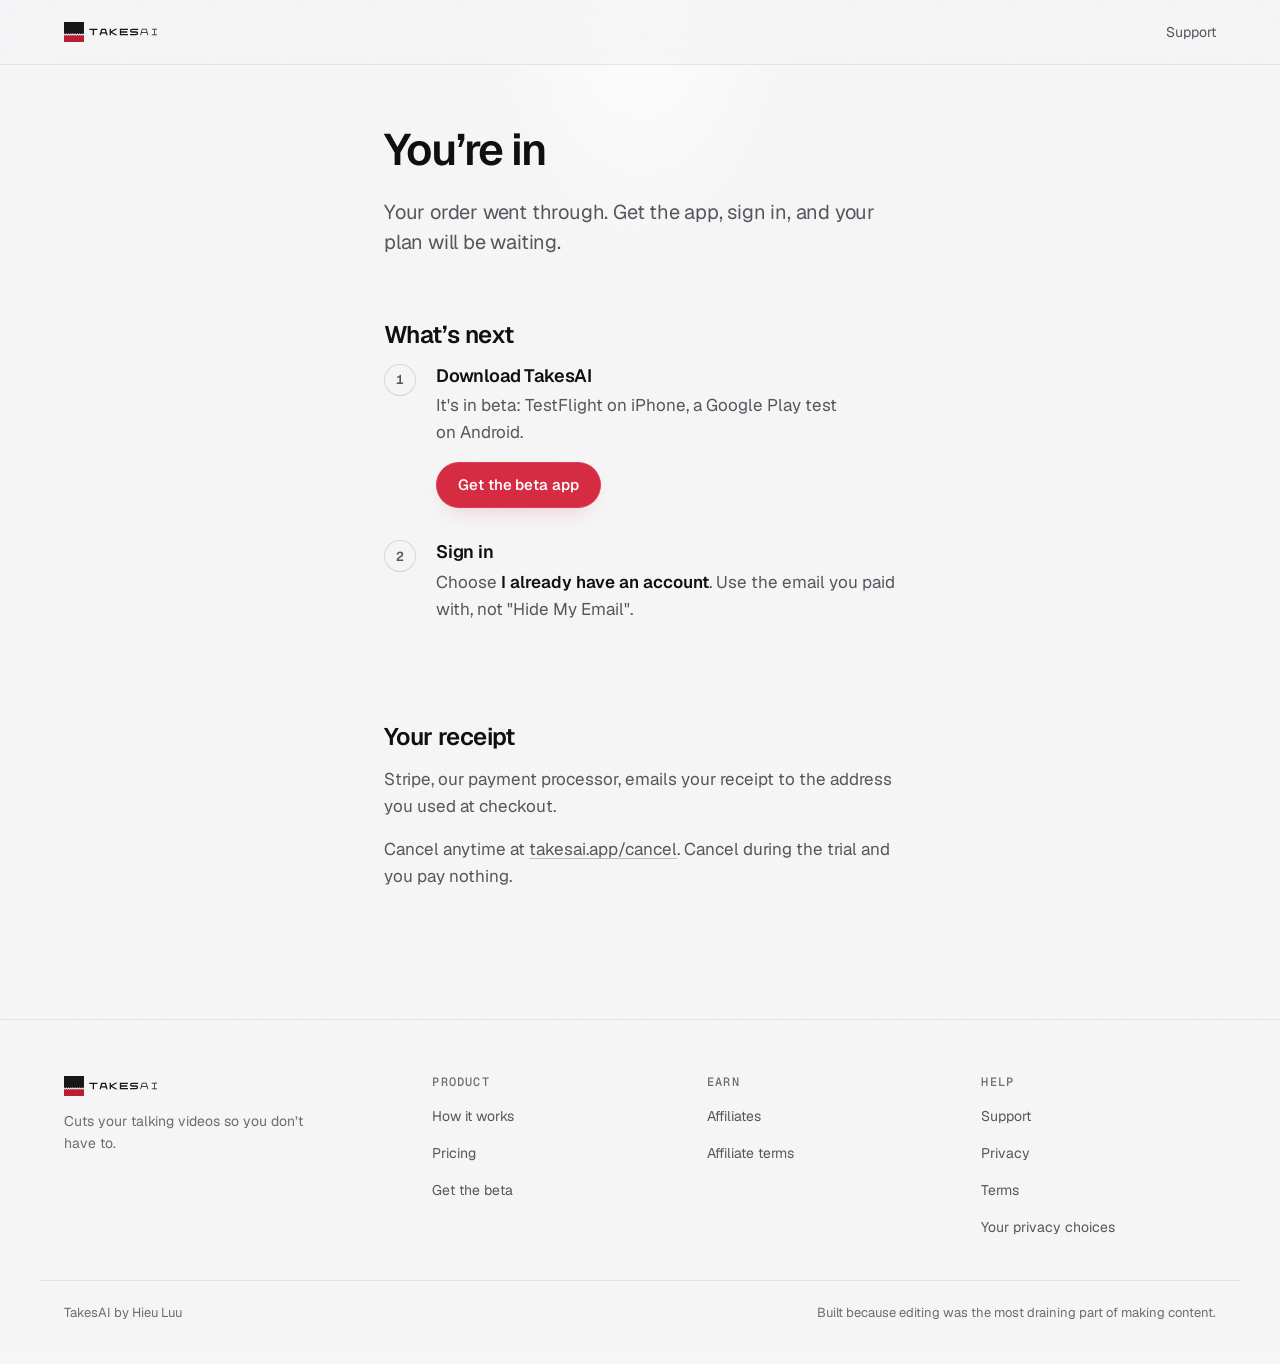
<file: checkout/done/index.html>
<!doctype html>
<html lang="en">
<head>
<meta charset="utf-8">
<meta name="viewport" content="width=device-width, initial-scale=1">
<link rel="icon" href="../../assets/icon.svg" type="image/svg+xml">
<link rel="apple-touch-icon" href="../../assets/apple-touch-icon.png">
<title>Thank you · TakesAI</title>
<meta name="description" content="Your TakesAI order went through. Get the app and sign in to start cutting.">
<meta property="og:image" content="https://takesai.app/assets/og.png">
<meta property="og:image:width" content="1200">
<meta property="og:image:height" content="630">
<meta property="og:image:alt" content="TakesAI: skip the editing">
<meta name="twitter:card" content="summary_large_image">
<meta name="robots" content="noindex">
<link rel="preload" href="../../assets/fonts/Geist-Variable.woff2" as="font" type="font/woff2" crossorigin>
<meta name="theme-color" content="#F6F6F7" media="(prefers-color-scheme: light)">
<meta name="theme-color" content="#0A0A0B" media="(prefers-color-scheme: dark)">
<link rel="stylesheet" href="../../style.css">
<link rel="stylesheet" href="../checkout.css">
<!-- checkout.js first: it removes ?session_id from the URL before site.js loads the pixels (contract section 3). -->
<script src="../checkout.js" defer></script>
<script src="../../assets/site.js" defer></script>
</head>
<body class="checkout">
<header class="site-header"><nav aria-label="Main"><a class="brand" href="../../"><picture><source srcset="../../assets/logo-dark.svg" media="(prefers-color-scheme: dark)"><img src="../../assets/logo.svg" alt="TakesAI" width="102" height="22"></picture></a> <span class="links"><a href="../../support/">Support</a></span></nav></header>
<main class="page">

<h1 id="done-h">You’re in</h1>
<p class="lede" id="done-lede" role="status">Your order went through. Get the app, sign in, and your plan will be waiting.</p>

<section aria-labelledby="next-h">
<h2 id="next-h">What’s next</h2>
<ol class="steps">
  <li>
    <h3>Download TakesAI</h3>
    <p>It's in beta: TestFlight on iPhone, a Google Play test on Android.</p>
    <a class="btn btn-cut" id="download" href="../../beta/" data-track="download">Get the beta app</a>
  </li>
  <li>
    <h3>Sign in</h3>
    <p>Choose <strong>I already have an account</strong>. Use the email you paid with, not "Hide My Email".</p>
  </li>
  <li id="redeem" hidden>
    <h3>Link your plan</h3>
    <p id="redeem-wait" role="status">Confirming your purchase. This takes a few seconds.</p>
    <div id="redeem-ready" hidden>
      <p><a class="btn btn-cut" id="open">Open TakesAI</a></p>
      <p>Plan doesn't show? Email this code to <a href="mailto:support@takesai.app">support@takesai.app</a>, and we'll attach your plan.</p>
      <p class="redeem-code" id="redeem-code"></p>
    </div>
  </li>
</ol>
</section>

<section aria-labelledby="receipt-h" id="receipt-sec">
<h2 id="receipt-h">Your receipt</h2>
<p>Stripe, our payment processor, emails your receipt to the address you used at checkout.</p>
<p id="cancel-line">Cancel anytime at <a href="../../cancel/">takesai.app/cancel</a>. Cancel during the trial and you pay nothing.</p>
<p id="store-note" hidden>Already paying for TakesAI in the App Store or Google Play? Cancel that subscription there so you're not charged twice.</p>
</section>
</main>
<footer class="site-footer">
  <div class="foot">
    <div><a class="brand" href="../../"><picture><source srcset="../../assets/logo-dark.svg" media="(prefers-color-scheme: dark)"><img src="../../assets/logo.svg" alt="TakesAI" width="94" height="20"></picture></a><p>Cuts your talking videos so you don’t have to.</p></div>
    <div><h4>Product</h4><ul><li><a href="../../#how">How it works</a></li><li><a href="../../#pricing">Pricing</a></li><li><a href="../../beta/">Get the beta</a></li></ul></div>
    <div class="if-trial not-app"><h4>Earn</h4><ul><li><a href="../../earn/">Affiliates</a></li><li><a href="../../earn/terms/">Affiliate terms</a></li></ul></div>
    <div><h4>Help</h4><ul><li><a href="../../support/">Support</a></li><li><a href="../../privacy/">Privacy</a></li><li><a href="../../terms/">Terms</a></li><li><a href="../../privacy-choices/">Your privacy choices</a></li></ul></div>
  </div>
  <div class="foot-b"><span>TakesAI by Hieu Luu</span><span>Built because editing was the most draining part of making content.</span></div>
</footer>
</body>
</html>
</file>
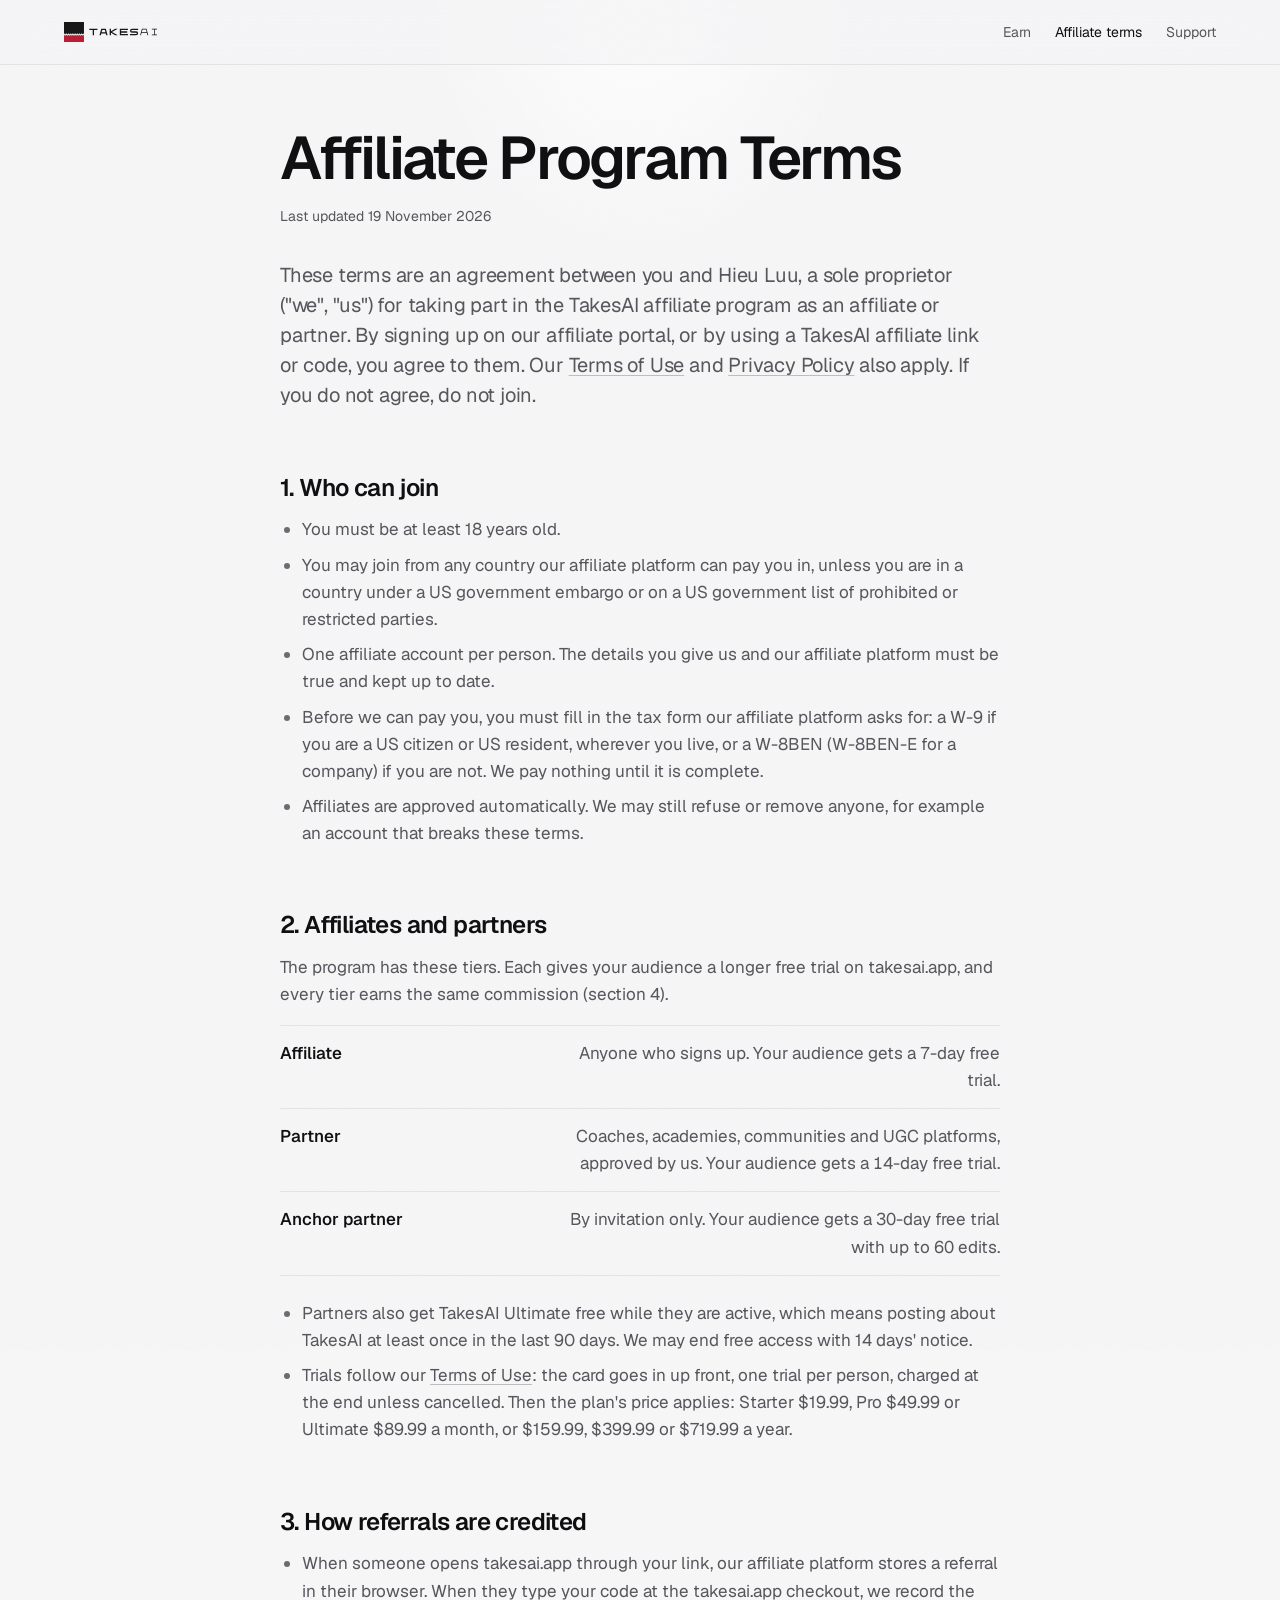
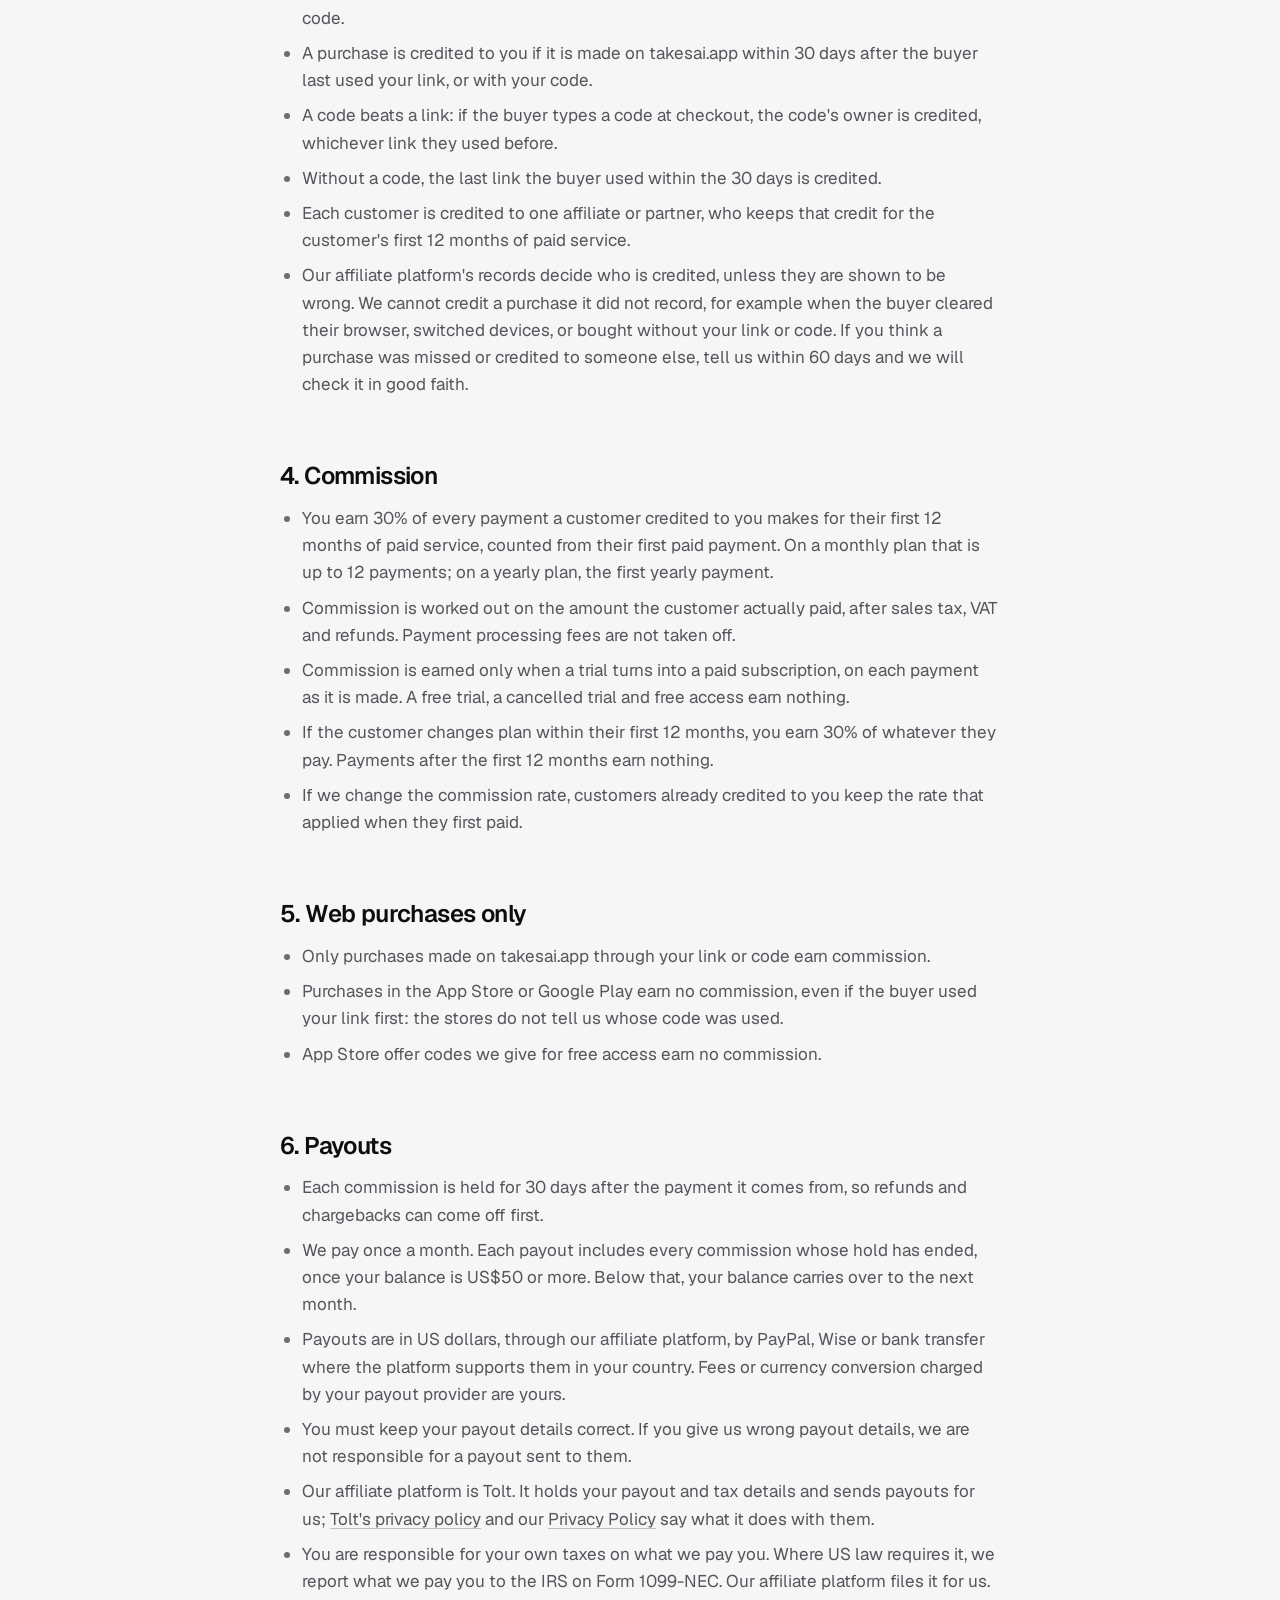
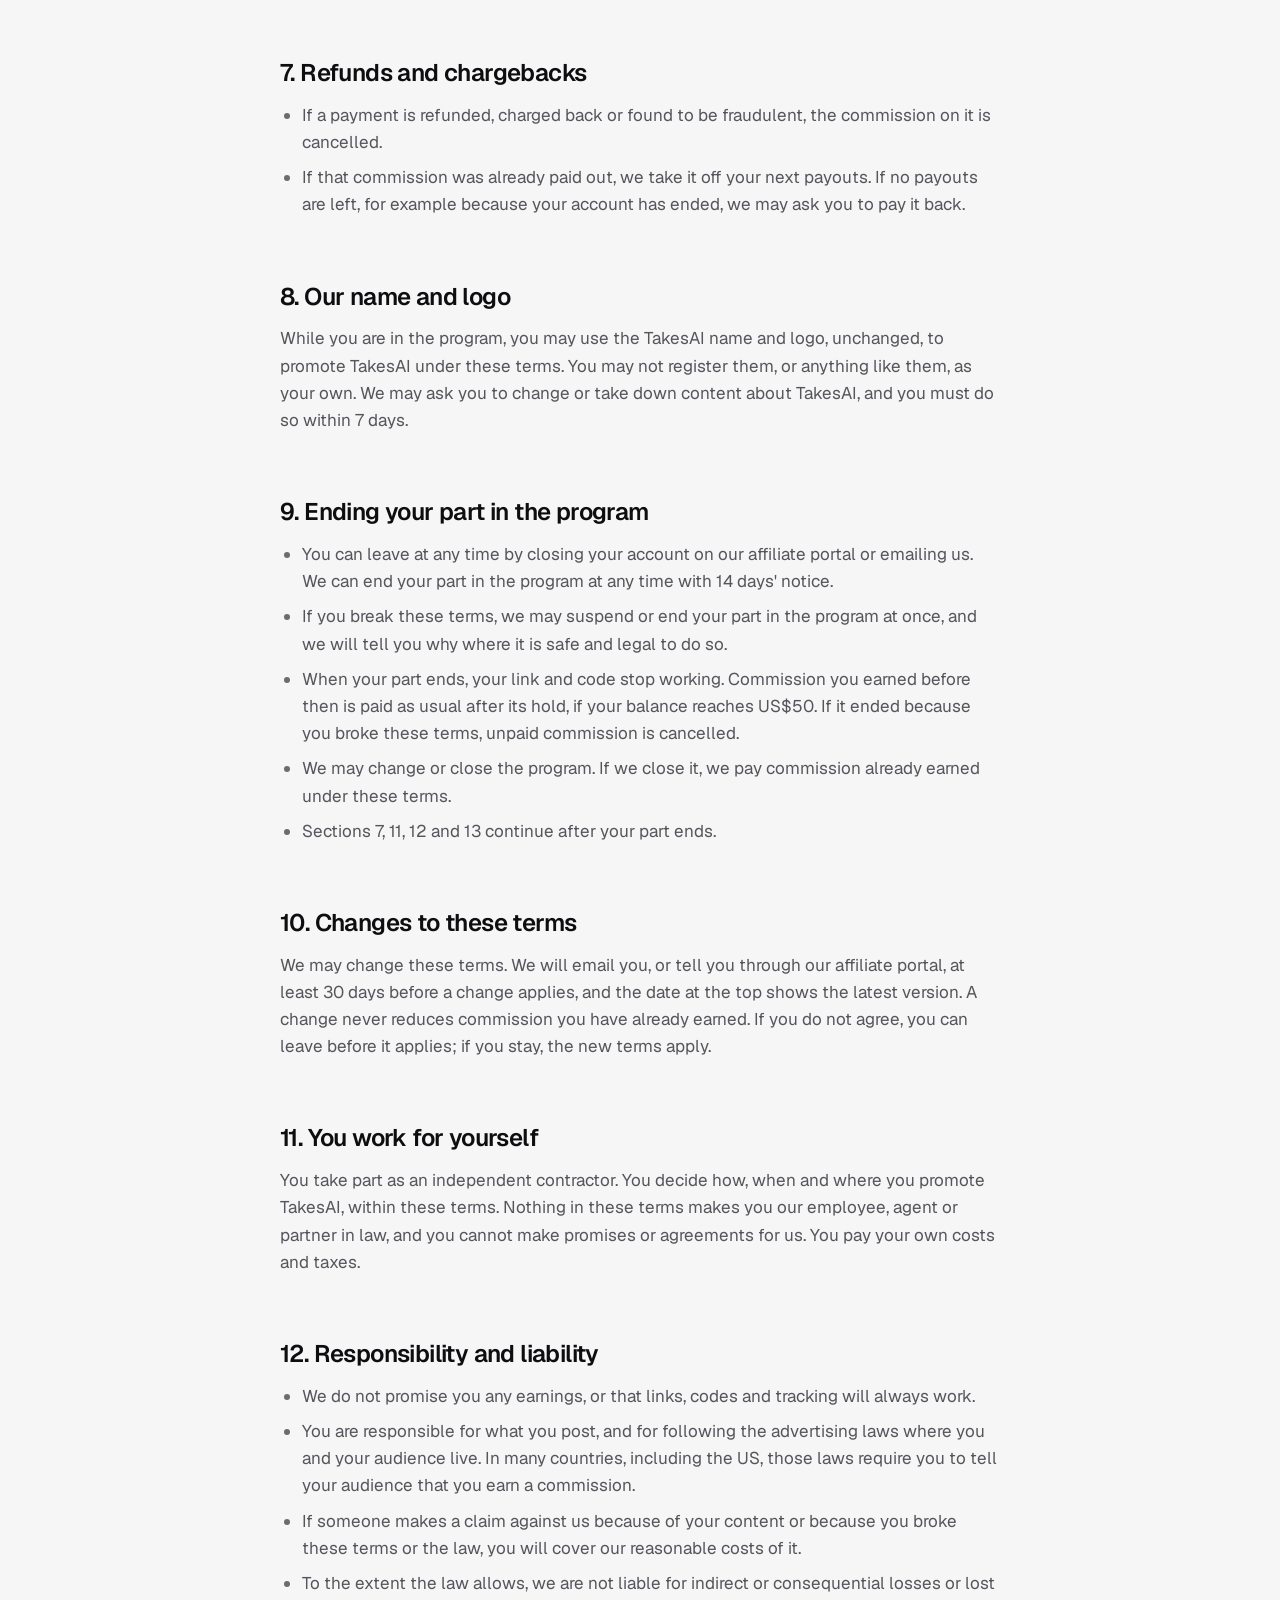
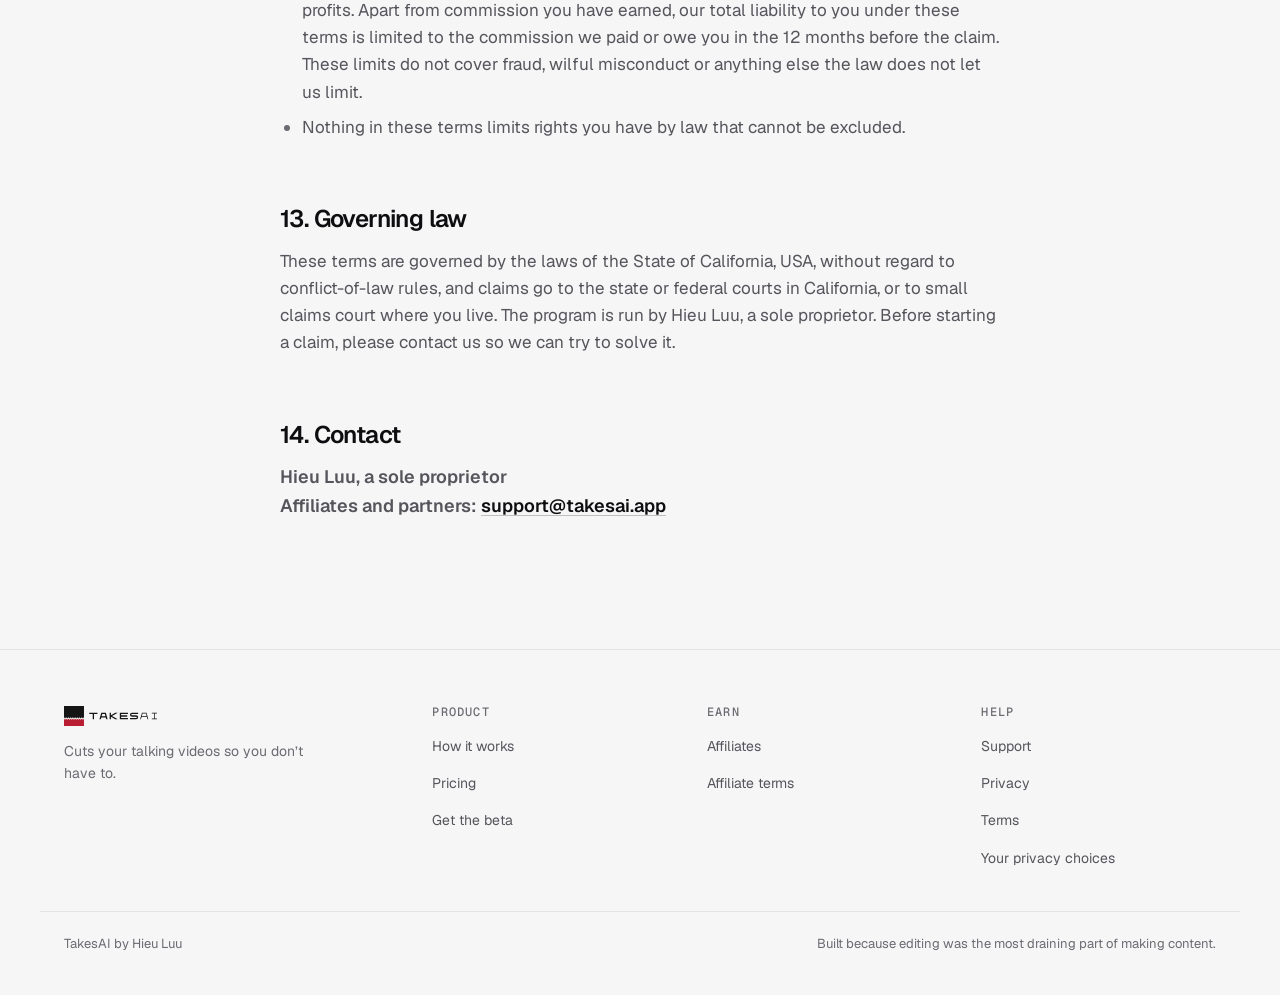
<file: earn/terms/index.html>
<!doctype html>
<html lang="en">
<head>
<meta charset="utf-8">
<meta name="viewport" content="width=device-width, initial-scale=1">
<link rel="icon" href="../../assets/icon.svg" type="image/svg+xml">
<link rel="apple-touch-icon" href="../../assets/apple-touch-icon.png">
<title>TakesAI Affiliate Program Terms</title>
<meta name="description" content="The terms for TakesAI affiliates and partners: who can join, how referrals are credited, commission and payouts.">
<meta property="og:image" content="https://takesai.app/assets/og.png">
<meta property="og:image:width" content="1200">
<meta property="og:image:height" content="630">
<meta property="og:image:alt" content="TakesAI: skip the editing">
<meta name="twitter:card" content="summary_large_image">
<link rel="canonical" href="https://takesai.app/earn/terms/">
<link rel="preload" href="../../assets/fonts/Geist-Variable.woff2" as="font" type="font/woff2" crossorigin>
<meta name="theme-color" content="#F6F6F7" media="(prefers-color-scheme: light)">
<meta name="theme-color" content="#0A0A0B" media="(prefers-color-scheme: dark)">
<link rel="stylesheet" href="../../style.css">
<script src="../../assets/site.js" defer></script>
</head>
<body>
<header class="site-header"><nav aria-label="Main">
  <a class="brand" href="../../"><picture><source srcset="../../assets/logo-dark.svg" media="(prefers-color-scheme: dark)"><img src="../../assets/logo.svg" alt="TakesAI" width="102" height="22"></picture></a>
  <span class="links"><a href="../">Earn</a><a href="./" aria-current="page">Affiliate terms</a><a href="../../support/">Support</a></span>
</nav></header>
<main class="page">

<h1>Affiliate Program Terms</h1>
<p class="meta">Last updated 19 November 2026</p>

<p class="lede">These terms are an agreement between you and Hieu Luu, a sole proprietor ("we", "us") for taking part in the TakesAI affiliate program as an affiliate or partner. By signing up on our affiliate portal, or by using a TakesAI affiliate link or code, you agree to them. Our <a href="../../terms/">Terms of Use</a> and <a href="../../privacy/">Privacy Policy</a> also apply. If you do not agree, do not join.</p>

<section id="eligibility">
<h2>1. Who can join</h2>
<ul>
  <li>You must be at least 18 years old.</li>
  <li>You may join from any country our affiliate platform can pay you in, unless you are in a country under a US government embargo or on a US government list of prohibited or restricted parties.</li>
  <li>One affiliate account per person. The details you give us and our affiliate platform must be true and kept up to date.</li>
  <li>Before we can pay you, you must fill in the tax form our affiliate platform asks for: a W-9 if you are a US citizen or US resident, wherever you live, or a W-8BEN (W-8BEN-E for a company) if you are not. We pay nothing until it is complete.</li>
  <li>Affiliates are approved automatically. We may still refuse or remove anyone, for example an account that breaks these terms.</li>
</ul>
</section>

<section id="tiers">
<h2>2. Affiliates and partners</h2>
<p>The program has these tiers. Each gives your audience a longer free trial on takesai.app, and every tier earns the same commission (section 4).</p>
<ul class="lines" aria-label="Program tiers">
  <li><span>Affiliate</span><span>Anyone who signs up. Your audience gets a 7-day free trial.</span></li>
  <li><span>Partner</span><span>Coaches, academies, communities and UGC platforms, approved by us. Your audience gets a 14-day free trial.</span></li>
  <li><span>Anchor partner</span><span>By invitation only. Your audience gets a 30-day free trial with up to 60 edits.</span></li>
</ul>
<ul>
  <li>Partners also get TakesAI Ultimate free while they are active, which means posting about TakesAI at least once in the last 90 days. We may end free access with 14 days' notice.</li>
  <li>Trials follow our <a href="../../terms/">Terms of Use</a>: the card goes in up front, one trial per person, charged at the end unless cancelled. Then the plan's price applies: Starter $19.99, Pro $49.99 or Ultimate $89.99 a month, or $159.99, $399.99 or $719.99 a year.</li>
</ul>
</section>

<section id="credit">
<h2>3. How referrals are credited</h2>
<ul>
  <li>When someone opens takesai.app through your link, our affiliate platform stores a referral in their browser. When they type your code at the takesai.app checkout, we record the code.</li>
  <li>A purchase is credited to you if it is made on takesai.app within 30 days after the buyer last used your link, or with your code.</li>
  <li>A code beats a link: if the buyer types a code at checkout, the code's owner is credited, whichever link they used before.</li>
  <li>Without a code, the last link the buyer used within the 30 days is credited.</li>
  <li>Each customer is credited to one affiliate or partner, who keeps that credit for the customer's first 12 months of paid service.</li>
  <li>Our affiliate platform's records decide who is credited, unless they are shown to be wrong. We cannot credit a purchase it did not record, for example when the buyer cleared their browser, switched devices, or bought without your link or code. If you think a purchase was missed or credited to someone else, tell us within 60 days and we will check it in good faith.</li>
</ul>
</section>

<section id="commission">
<h2>4. Commission</h2>
<ul>
  <li>You earn 30% of every payment a customer credited to you makes for their first 12 months of paid service, counted from their first paid payment. On a monthly plan that is up to 12 payments; on a yearly plan, the first yearly payment.</li>
  <li>Commission is worked out on the amount the customer actually paid, after sales tax, VAT and refunds. Payment processing fees are not taken off.</li>
  <li>Commission is earned only when a trial turns into a paid subscription, on each payment as it is made. A free trial, a cancelled trial and free access earn nothing.</li>
  <li>If the customer changes plan within their first 12 months, you earn 30% of whatever they pay. Payments after the first 12 months earn nothing.</li>
  <li>If we change the commission rate, customers already credited to you keep the rate that applied when they first paid.</li>
</ul>
</section>

<section id="web-only">
<h2>5. Web purchases only</h2>
<ul>
  <li>Only purchases made on takesai.app through your link or code earn commission.</li>
  <li>Purchases in the App Store or Google Play earn no commission, even if the buyer used your link first: the stores do not tell us whose code was used.</li>
  <li>App Store offer codes we give for free access earn no commission.</li>
</ul>
</section>

<section id="payouts">
<h2>6. Payouts</h2>
<ul>
  <li>Each commission is held for 30 days after the payment it comes from, so refunds and chargebacks can come off first.</li>
  <li>We pay once a month. Each payout includes every commission whose hold has ended, once your balance is US$50 or more. Below that, your balance carries over to the next month.</li>
  <li>Payouts are in US dollars, through our affiliate platform, by PayPal, Wise or bank transfer where the platform supports them in your country. Fees or currency conversion charged by your payout provider are yours.</li>
  <li>You must keep your payout details correct. If you give us wrong payout details, we are not responsible for a payout sent to them.</li>
  <li>Our affiliate platform is Tolt. It holds your payout and tax details and sends payouts for us; <a href="https://tolt.com/privacy">Tolt's privacy policy</a> and our <a href="../../privacy/">Privacy Policy</a> say what it does with them.</li>
  <li>You are responsible for your own taxes on what we pay you. Where US law requires it, we report what we pay you to the IRS on Form 1099-NEC. Our affiliate platform files it for us.</li>
</ul>
</section>

<section id="clawback">
<h2>7. Refunds and chargebacks</h2>
<ul>
  <li>If a payment is refunded, charged back or found to be fraudulent, the commission on it is cancelled.</li>
  <li>If that commission was already paid out, we take it off your next payouts. If no payouts are left, for example because your account has ended, we may ask you to pay it back.</li>
</ul>
</section>

<section id="brand">
<h2>8. Our name and logo</h2>
<p>While you are in the program, you may use the TakesAI name and logo, unchanged, to promote TakesAI under these terms. You may not register them, or anything like them, as your own. We may ask you to change or take down content about TakesAI, and you must do so within 7 days.</p>
</section>

<section id="termination">
<h2>9. Ending your part in the program</h2>
<ul>
  <li>You can leave at any time by closing your account on our affiliate portal or emailing us. We can end your part in the program at any time with 14 days' notice.</li>
  <li>If you break these terms, we may suspend or end your part in the program at once, and we will tell you why where it is safe and legal to do so.</li>
  <li>When your part ends, your link and code stop working. Commission you earned before then is paid as usual after its hold, if your balance reaches US$50. If it ended because you broke these terms, unpaid commission is cancelled.</li>
  <li>We may change or close the program. If we close it, we pay commission already earned under these terms.</li>
  <li>Sections 7, 11, 12 and 13 continue after your part ends.</li>
</ul>
</section>

<section id="changes">
<h2>10. Changes to these terms</h2>
<p>We may change these terms. We will email you, or tell you through our affiliate portal, at least 30 days before a change applies, and the date at the top shows the latest version. A change never reduces commission you have already earned. If you do not agree, you can leave before it applies; if you stay, the new terms apply.</p>
</section>

<section id="contractor">
<h2>11. You work for yourself</h2>
<p>You take part as an independent contractor. You decide how, when and where you promote TakesAI, within these terms. Nothing in these terms makes you our employee, agent or partner in law, and you cannot make promises or agreements for us. You pay your own costs and taxes.</p>
</section>

<section id="liability">
<h2>12. Responsibility and liability</h2>
<ul>
  <li>We do not promise you any earnings, or that links, codes and tracking will always work.</li>
  <li>You are responsible for what you post, and for following the advertising laws where you and your audience live. In many countries, including the US, those laws require you to tell your audience that you earn a commission.</li>
  <li>If someone makes a claim against us because of your content or because you broke these terms or the law, you will cover our reasonable costs of it.</li>
  <li>To the extent the law allows, we are not liable for indirect or consequential losses or lost profits. Apart from commission you have earned, our total liability to you under these terms is limited to the commission we paid or owe you in the 12 months before the claim. These limits do not cover fraud, wilful misconduct or anything else the law does not let us limit.</li>
  <li>Nothing in these terms limits rights you have by law that cannot be excluded.</li>
</ul>
</section>

<section id="law">
<h2>13. Governing law</h2>
<p>These terms are governed by the laws of the State of California, USA, without regard to conflict-of-law rules, and claims go to the state or federal courts in California, or to small claims court where you live. The program is run by Hieu Luu, a sole proprietor. Before starting a claim, please contact us so we can try to solve it.</p>
</section>

<section id="contact">
<h2>14. Contact</h2>
<p class="contact">Hieu Luu, a sole proprietor<br>Affiliates and partners: <a href="mailto:support@takesai.app">support@takesai.app</a></p>
</section>
</main>
<footer class="site-footer">
  <div class="foot">
    <div><a class="brand" href="../../"><picture><source srcset="../../assets/logo-dark.svg" media="(prefers-color-scheme: dark)"><img src="../../assets/logo.svg" alt="TakesAI" width="94" height="20"></picture></a><p>Cuts your talking videos so you don’t have to.</p></div>
    <div><h4>Product</h4><ul><li><a href="../../#how">How it works</a></li><li><a href="../../#pricing">Pricing</a></li><li><a href="../../beta/">Get the beta</a></li></ul></div>
    <div class="if-trial not-app"><h4>Earn</h4><ul><li><a href="../../earn/">Affiliates</a></li><li><a href="../../earn/terms/">Affiliate terms</a></li></ul></div>
    <div><h4>Help</h4><ul><li><a href="../../support/">Support</a></li><li><a href="../../privacy/">Privacy</a></li><li><a href="../../terms/">Terms</a></li><li><a href="../../privacy-choices/">Your privacy choices</a></li></ul></div>
  </div>
  <div class="foot-b"><span>TakesAI by Hieu Luu</span><span>Built because editing was the most draining part of making content.</span></div>
</footer>
</body>
</html>
</file>
<file: style.css>
/* takesai.app (M-86): the premium look, in a light and a dark palette that follow the device.
   Geist for words, Geist Mono for timecodes and figures, both served from this site. Red marks the main action
   and anything cut; paper is used only for receipts. The home page adds its own sections in assets/home.css. */
@font-face { font-family: "Geist"; src: url("assets/fonts/Geist-Variable.woff2") format("woff2"); font-weight: 100 900; font-style: normal; font-display: swap; }
@font-face { font-family: "Geist Mono"; src: url("assets/fonts/GeistMono-Variable.woff2") format("woff2"); font-weight: 100 900; font-style: normal; font-display: swap; }

:root {
  --bg: #F6F6F7; --bg-1: #FBFBFC; --panel: #FFFFFF; --panel-2: #FFFFFF; --panel-3: #EFEFF1; --raised: #FFFFFF;
  --fill: rgb(14 14 16 / 0.035); --fill-2: rgb(14 14 16 / 0.065); --well: rgb(14 14 16 / 0.05);
  --line: rgb(14 14 16 / 0.08); --line-2: rgb(14 14 16 / 0.13); --line-3: rgb(14 14 16 / 0.24);
  --text: #0E0E10; --text-2: #55555B; --text-3: #6B6B71; --dim: #8B8B91;
  --red: #C8243A; --red-btn: #D62A41; --red-btn-2: #BD1F36; --red-glow: rgb(214 42 65 / 0.16); --red-shadow: rgb(214 42 65 / 0.28);
  --paper: #F4F4F0; --ink: #151515; --cut: #B81D32;
  --bar: rgb(14 14 16 / 0.72);
  --nav-bg: rgb(246 246 247 / 0.8); --sheet-bg: rgb(246 246 247 / 0.97);
  --key: rgb(255 255 255 / 0.95); --card-hi: rgb(14 14 16 / 0.03);
  --shadow: 0 1px 2px rgb(14 14 16 / 0.06), 0 12px 32px -14px rgb(14 14 16 / 0.18);
  --shadow-lg: 0 1px 2px rgb(14 14 16 / 0.05), 0 40px 100px -40px rgb(14 14 16 / 0.28);
  --phone-shadow: drop-shadow(0 26px 34px rgb(14 14 16 / 0.22));
  --grain: 0.03;
  --sans: "Geist", -apple-system, BlinkMacSystemFont, "Segoe UI", Roboto, sans-serif;
  --mono: "Geist Mono", ui-monospace, "SF Mono", Menlo, monospace;
  --ease: cubic-bezier(0.16, 1, 0.3, 1);
  --max: 1200px; --read: 720px;
  color-scheme: light;
  interpolate-size: allow-keywords;
}
@media (prefers-color-scheme: dark) {
  :root:not([data-theme="light"]) {
    --bg: #0A0A0B; --bg-1: #0D0D0F; --panel: #121215; --panel-2: #17171B; --panel-3: #1E1E23; --raised: #24242A;
    --fill: rgb(255 255 255 / 0.04); --fill-2: rgb(255 255 255 / 0.08); --well: rgb(0 0 0 / 0.35);
    --line: rgb(255 255 255 / 0.07); --line-2: rgb(255 255 255 / 0.12); --line-3: rgb(255 255 255 / 0.22);
    --text: #F4F4F0; --text-2: #A8A8AD; --text-3: #8F8F95; --dim: #6B6B71;
    --red: #FF5A6A; --red-btn: #D92D44; --red-btn-2: #C4263D; --red-glow: rgb(255 90 106 / 0.2); --red-shadow: rgb(0 0 0 / 0.55);
    --bar: rgb(244 244 240 / 0.78);
    --nav-bg: rgb(10 10 11 / 0.72); --sheet-bg: rgb(10 10 11 / 0.96);
    --key: rgb(255 255 255 / 0.1); --card-hi: rgb(255 255 255 / 0.07);
    --shadow: inset 0 1px 0 rgb(255 255 255 / 0.05), 0 20px 50px -24px rgb(0 0 0 / 0.8);
    --shadow-lg: inset 0 1px 0 rgb(255 255 255 / 0.08), 0 50px 140px -40px rgb(0 0 0 / 0.9);
    --phone-shadow: drop-shadow(0 30px 40px rgb(0 0 0 / 0.6));
    --grain: 0.045;
    color-scheme: dark;
  }
}

* { box-sizing: border-box; }
html { -webkit-text-size-adjust: 100%; scroll-padding-top: 88px; }
@media (prefers-reduced-motion: no-preference) { html { scroll-behavior: smooth; } }
body { margin: 0; background: var(--bg); color: var(--text); font: 400 17px/1.6 var(--sans); -webkit-font-smoothing: antialiased; overflow-x: clip; }
::selection { background: var(--text); color: var(--bg); }
img { display: block; max-width: 100%; }
a { color: inherit; text-decoration-thickness: 1px; text-underline-offset: 3px; text-decoration-color: var(--line-3); }
a:hover { text-decoration-color: currentColor; }
:focus-visible { outline: 2px solid var(--text); outline-offset: 3px; border-radius: 6px; }
h1, h2, h3 { font-weight: 600; text-wrap: balance; color: var(--text); }
p { text-wrap: pretty; }
p, ul, ol { margin: 0 0 16px; }
ul, ol { padding-left: 1.3em; }
li { margin-bottom: 8px; }
li::marker { color: var(--text-3); }
strong { font-weight: 600; color: var(--text); }
fieldset { border: 0; padding: 0; margin: 0; min-width: 0; }
.sr { position: absolute; width: 1px; height: 1px; overflow: hidden; clip: rect(0 0 0 0); white-space: nowrap; }
.nw { display: inline-block; } /* a heading of two sentences breaks between them */

/* Film grain, very faint: the edit bay. */
body::after { content: ""; position: fixed; inset: -50%; z-index: 90; pointer-events: none; opacity: var(--grain);
  background-image: url("data:image/svg+xml,%3Csvg xmlns='http://www.w3.org/2000/svg' width='160' height='160'%3E%3Cfilter id='n'%3E%3CfeTurbulence type='fractalNoise' baseFrequency='.9' numOctaves='2' stitchTiles='stitch'/%3E%3C/filter%3E%3Crect width='100%25' height='100%25' filter='url(%23n)'/%3E%3C/svg%3E"); }

/* ---------- Buttons: red is the main action. ---------- */
.btn { display: inline-flex; align-items: center; justify-content: center; gap: 8px; min-height: 46px; padding: 0 22px; border-radius: 999px; border: 0;
  font: 550 15px/1.2 var(--sans); letter-spacing: -0.005em; text-decoration: none; text-align: center; cursor: pointer; white-space: nowrap;
  color: var(--bg); background: var(--text); transition: transform 0.4s var(--ease), background-color 0.25s, box-shadow 0.4s var(--ease), color 0.25s; }
.btn:hover { transform: translateY(-1px); }
.btn svg { width: 16px; height: 16px; fill: none; stroke: currentColor; stroke-width: 1.8; stroke-linecap: round; stroke-linejoin: round; transition: transform 0.4s var(--ease); }
.btn:hover svg { transform: translateX(3px); }
.btn-cut, .btn-red { color: #FFFFFF; background: var(--red-btn); box-shadow: 0 0 0 1px rgb(255 255 255 / 0.08) inset, 0 10px 24px -12px var(--red-shadow); }
.btn-cut:hover, .btn-red:hover { background: var(--red-btn-2); box-shadow: 0 0 0 1px rgb(255 255 255 / 0.12) inset, 0 14px 30px -12px var(--red-shadow); }
.btn-quiet, .btn-ghost { color: var(--text); background: var(--fill); box-shadow: inset 0 0 0 1px var(--line-2); }
.btn-quiet:hover, .btn-ghost:hover { background: var(--fill-2); box-shadow: inset 0 0 0 1px var(--line-3); }
.btn-ghost:hover svg { transform: translateY(2px); }
.btn-sm { min-height: 36px; padding: 0 16px; font-size: 14px; }
.btn-lg { min-height: 54px; padding: 0 28px; font-size: 16px; }
button.btn:disabled { cursor: wait; opacity: 0.6; transform: none; }
.actions { display: flex; flex-wrap: wrap; gap: 10px; margin: 0; }

/* ---------- Header: glass over the page. ---------- */
.site-header { position: fixed; inset: 0 0 auto; z-index: 60; background: var(--nav-bg); -webkit-backdrop-filter: saturate(160%) blur(18px); backdrop-filter: saturate(160%) blur(18px); border-bottom: 1px solid var(--line); }
.site-header nav { max-width: var(--max); margin: 0 auto; padding: 0 24px; min-height: 64px; display: flex; flex-wrap: wrap; align-items: center; gap: 4px 28px; }
.brand { display: block; color: var(--text); }
.brand img { display: block; height: 20px; width: auto; }
.site-header .links { display: flex; flex-wrap: wrap; gap: 0 24px; margin-left: auto; }
.site-header .links a { font-size: 14px; color: var(--text-2); text-decoration: none; padding: 10px 0; transition: color 0.2s; }
.site-header .links a:hover, .site-header .links a[aria-current="page"] { color: var(--text); }
@media (max-width: 420px) { .site-header nav { gap: 4px 16px; } .site-header .links { gap: 0 14px; } .site-header .links a { font-size: 13.5px; } }

/* ---------- Inner pages: a reading column. ---------- */
.page { position: relative; max-width: calc(var(--read) + 48px); margin: 0 auto; padding: 128px 24px 112px; overflow-wrap: break-word; isolation: isolate; }
.page::before { content: ""; position: absolute; inset: 0 0 auto; height: 520px; z-index: -1; pointer-events: none; background: radial-gradient(40% 70% at 50% 0%, var(--key), transparent 70%); }
.page h1 { font-size: clamp(2.5rem, 7vw, 3.75rem); line-height: 1.02; letter-spacing: -0.04em; margin: 0 0 16px; }
.page h2 { font-size: 1.5rem; line-height: 1.2; letter-spacing: -0.025em; margin: 0 0 14px; }
.page h3 { font-size: 1.125rem; line-height: 1.35; letter-spacing: -0.01em; margin: 28px 0 8px; }
.page section { margin-top: 64px; scroll-margin-top: 96px; }
.page p, .page li { color: var(--text-2); }
.meta { font-size: 14px; color: var(--text-3); margin: 0 0 32px; }
.lede { font-size: 1.25rem; line-height: 1.5; color: var(--text-2); letter-spacing: -0.01em; }
.contact { font-weight: 600; font-size: 1.125rem; }
.contact a { color: var(--text); }
.redeem-get { margin: 12px 0 6px; } /* the button sits on its own line under its step */
.steps .btn { margin: 4px 0 12px; }

/* Facts: label on the left, value on the right, hairlines between. */
.lines { list-style: none; padding: 0; margin: 0 0 24px; border-top: 1px solid var(--line); font-variant-numeric: tabular-nums; }
.lines li { display: flex; flex-wrap: wrap; justify-content: space-between; gap: 2px 24px; margin: 0; padding: 14px 0; border-bottom: 1px solid var(--line); }
.page .lines li span:first-child, .lines li span:first-child { font-weight: 550; color: var(--text); }
.lines li span:last-child { color: var(--text-2); }
@media (min-width: 600px) { .lines li span:last-child { text-align: right; margin-left: auto; max-width: 62%; } }
.lines li.cut span { color: var(--red); }
.lines li.total span { color: var(--text); font-weight: 650; }

/* Steps: the order is the information. */
.steps { list-style: none; padding: 0; margin: 0; counter-reset: step; }
.steps > li { counter-increment: step; position: relative; margin: 0; padding: 0 0 24px 52px; }
.steps > li::before { content: counter(step); position: absolute; left: 0; top: 0; display: grid; place-items: center; width: 32px; height: 32px; border-radius: 50%;
  box-shadow: inset 0 0 0 1px var(--line-2); font: 600 13px/1 var(--mono); color: var(--text-2); }
.steps h3 { margin: 4px 0 4px; }
.steps p { margin: 0 0 12px; }

/* Questions: native disclosure, works without JavaScript. */
.faq details { border-bottom: 1px solid var(--line); }
.faq details:first-child { border-top: 1px solid var(--line); }
.faq summary { display: flex; justify-content: space-between; align-items: center; gap: 20px; padding: 20px 0; cursor: pointer; list-style: none; font-size: 17px; font-weight: 550; letter-spacing: -0.012em; color: var(--text); }
.faq summary::-webkit-details-marker { display: none; }
.faq summary::after { content: ""; flex: none; width: 14px; height: 14px; background:
  linear-gradient(var(--text-2), var(--text-2)) center / 14px 1.5px no-repeat, linear-gradient(var(--text-2), var(--text-2)) center / 1.5px 14px no-repeat; transition: transform 0.45s var(--ease); }
.faq details[open] summary::after { transform: rotate(45deg); }
.faq details p { padding: 0 40px 22px 0; color: var(--text-2); max-width: 52ch; }
.faq details::details-content { height: 0; overflow: clip; transition: height 0.5s var(--ease), content-visibility 0.5s allow-discrete; }
.faq details[open]::details-content { height: auto; }

/* ---------- Footer ---------- */
.site-footer { border-top: 1px solid var(--line); color: var(--text-3); }
.foot { max-width: var(--max); margin: 0 auto; padding: 56px 24px 40px; display: grid; grid-template-columns: 1.4fr repeat(3, 1fr); gap: 40px; }
.foot p { margin: 14px 0 0; font-size: 14px; color: var(--text-3); max-width: 28ch; }
.foot h4 { margin: 0 0 14px; font: 500 12px/1 var(--mono); text-transform: uppercase; letter-spacing: 0.1em; color: var(--text-3); }
.foot ul { list-style: none; margin: 0; padding: 0; display: grid; gap: 10px; }
.foot li { margin: 0; }
.foot a { font-size: 14px; color: var(--text-2); text-decoration: none; transition: color 0.2s; }
.foot a:hover { color: var(--text); }
.foot .brand img { height: 20px; }
.foot-b { max-width: var(--max); margin: 0 auto; padding: 22px 24px 40px; border-top: 1px solid var(--line); display: flex; justify-content: space-between; gap: 20px; font-size: 13px; }
@media (max-width: 760px) { .foot { grid-template-columns: 1fr 1fr; } .foot > div:first-child { grid-column: 1 / -1; } .foot-b { flex-direction: column; } }

/* ---- Marketing site skeleton (spec 007, contracts/site-interfaces.md) ---- */

/* Support opened from the app (?from=app): nothing there may link to outside payment (guideline 3.1.1(a)). */
.from-app .not-app, html:not(.from-app) .only-app { display: none; }

/* Launch switch (FR-002). Release 1.0 ships without the trial, the web checkout and the affiliate
   program; they arrive together in the next release. When that release is live, swap these two lines. */
/* .if-trial { display: none !important; } */
.if-no-trial { display: none !important; }

/* Feature board switch (spec 015). Board copy carries .if-board, its counterpart .if-no-board.
   When the board is switched on in the app, swap these two lines. */
.if-board { display: none !important; }
/* .if-no-board { display: none !important; } */

/* ---------- Plan pickers (home pricing and checkout) ---------- */
/* The period: a segmented control in a well. */
.seg, .period { position: relative; display: grid; grid-template-columns: 1fr 1fr; gap: 0; padding: 4px; border-radius: 16px; background: var(--well); box-shadow: inset 0 0 0 1px var(--line); margin: 0 0 14px; }
.seg label, .period label { position: relative; z-index: 1; display: flex; flex-direction: column; align-items: center; justify-content: center; gap: 2px; min-height: 46px; padding: 4px 8px; border-radius: 12px; cursor: pointer; font-weight: 550; font-size: 15px; line-height: 1.2; color: var(--text-2); transition: color 0.3s, background-color 0.3s; }
.seg label:has(:checked), .period label:has(:checked) { color: var(--text); }
.seg label:has(:checked) { background: var(--raised); box-shadow: inset 0 0 0 1px var(--line-2), 0 6px 16px -8px rgb(0 0 0 / 0.35); }
.seg small { font-size: 12px; font-weight: 450; color: var(--text-3); }
.seg input, .period input { position: absolute; opacity: 0; inset: 0; margin: 0; cursor: pointer; }
.seg:has(:focus-visible), .period:has(:focus-visible) { outline: 2px solid var(--text); outline-offset: 3px; }
/* Plan rows; the chosen one is ringed in red. */
fieldset.plans { display: grid; gap: 10px; margin-bottom: 20px; }
.plan { position: relative; display: grid; grid-template-columns: auto 1fr auto; align-items: center; column-gap: 14px; padding: 16px 18px; border-radius: 18px; cursor: pointer;
  background: var(--fill); box-shadow: inset 0 0 0 1px var(--line-2); transition: box-shadow 0.35s var(--ease), background-color 0.35s; }
.plan:hover { background: var(--fill-2); }
.plan input { appearance: none; -webkit-appearance: none; width: 20px; height: 20px; margin: 0; border-radius: 50%; box-shadow: inset 0 0 0 1.5px var(--line-3); transition: box-shadow 0.35s var(--ease); }
.plan input:checked { box-shadow: inset 0 0 0 6px var(--red-btn); }
.plan:has(:checked) { background: color-mix(in srgb, var(--red-btn) 6%, var(--fill)); box-shadow: inset 0 0 0 1.5px var(--red-btn); }
.plan:has(:focus-visible) { outline: 2px solid var(--text); outline-offset: 3px; }
.plan input:focus-visible { outline: none; }
/* The period switch, without script: .m shows monthly figures, .y yearly ones. */
.picker .y, .picker:has([name="period"][value="yearly"]:checked) .m { display: none; }
.picker:has([name="period"][value="yearly"]:checked) .y { display: inline; }

/* ---------- The receipt: paper, monospace figures, a dashed rule above the total, a torn edge. ---------- */
/* The shadow sits on the wrapper, because the tear is a mask, which would clip a shadow on the slip itself. */
.receipt-wrap, .r-wrap { filter: drop-shadow(0 14px 22px rgb(0 0 0 / 0.22)) drop-shadow(0 1px 1px rgb(0 0 0 / 0.16)); }
.receipt { --tear: 7px; list-style: none; margin: 0; padding: 16px 16px calc(var(--tear) + 14px); background: var(--paper); color: var(--ink);
  font: 500 12.5px/1.45 var(--mono); text-transform: uppercase; letter-spacing: 0.01em; font-variant-numeric: tabular-nums;
  -webkit-mask: conic-gradient(from -45deg at bottom, #0000, #000 1deg 89deg, #0000 90deg) 50% / calc(2 * var(--tear)) 100%;
  mask: conic-gradient(from -45deg at bottom, #0000, #000 1deg 89deg, #0000 90deg) 50% / calc(2 * var(--tear)) 100%; }
.receipt li { display: flex; justify-content: space-between; gap: 12px; margin: 0; padding: 3px 0; color: var(--ink); }
.receipt li:not(.due) span { white-space: nowrap; }
.receipt li.cut, .receipt .x { color: var(--cut); }
.receipt li.total { margin-top: 8px; padding-top: 10px; border-top: 1.5px dashed var(--ink); font-weight: 800; font-size: 16px; }

/* Scroll reveal, from visible defaults: script hides only what it will reveal, and never with Reduce Motion. */
@media (prefers-reduced-motion: no-preference) {
  .js [data-r] { opacity: 0; transform: translateY(24px); }
  .js [data-r].in { opacity: 1; transform: none; transition: opacity 0.8s var(--ease) var(--d, 0s), transform 0.9s var(--ease) var(--d, 0s); }
}
@media (prefers-reduced-motion: reduce) {
  *, *::before, *::after { animation-duration: 0.001ms !important; animation-iteration-count: 1 !important; transition-duration: 0.001ms !important; }
}
</file>
<file: assets/home.css>
/* Home page only (M-86, from docs/marketing/mockups/premium/). Tokens, buttons, receipt and pickers live in ../style.css. */

/* ---------- Nav: clear over the hero, glass once the page moves ---------- */
.nav { position: fixed; inset: 0 0 auto; z-index: 60; border-bottom: 1px solid transparent; transition: background-color 0.4s, border-color 0.4s; }
.nav.scrolled, .menu-open .nav { background: var(--nav-bg); -webkit-backdrop-filter: saturate(160%) blur(18px); backdrop-filter: saturate(160%) blur(18px); border-color: var(--line); }
.nav-in { max-width: var(--max); margin: 0 auto; padding: 0 24px; height: 64px; display: flex; align-items: center; gap: 40px; }
.nav .brand img { height: 20px; width: auto; }
.nav-links { display: flex; gap: 30px; }
.nav-links a { font-size: 14px; color: var(--text-2); text-decoration: none; transition: color 0.2s; }
.nav-links a:hover { color: var(--text); }
.nav .btn { margin-left: auto; }
.menu-btn { display: none; margin-left: 10px; width: 40px; height: 40px; border: 0; border-radius: 999px; background: var(--fill-2); color: var(--text); cursor: pointer; position: relative; }
.menu-btn i { position: absolute; left: 12px; right: 12px; height: 1.5px; background: currentColor; transition: transform 0.45s var(--ease), top 0.45s var(--ease); }
.menu-btn i:first-child { top: 16px; } .menu-btn i:last-child { top: 23px; }
.menu-open .menu-btn i:first-child { top: 19.5px; transform: rotate(45deg); }
.menu-open .menu-btn i:last-child { top: 19.5px; transform: rotate(-45deg); }
.sheet { position: fixed; inset: 64px 0 0; z-index: 59; background: var(--sheet-bg); -webkit-backdrop-filter: blur(20px); backdrop-filter: blur(20px); padding: 24px 24px 40px;
  display: flex; flex-direction: column; gap: 4px; opacity: 0; visibility: hidden; transform: translateY(-8px); transition: opacity 0.35s var(--ease), transform 0.5s var(--ease), visibility 0s 0.5s; }
.sheet a { font-size: 28px; font-weight: 550; letter-spacing: -0.03em; text-decoration: none; padding: 12px 0; border-bottom: 1px solid var(--line); color: var(--text); }
.sheet .btn { margin-top: 24px; font-size: 17px; min-height: 54px; border-bottom: 0; color: #fff; }
.menu-open .sheet { opacity: 1; visibility: visible; transform: none; transition: opacity 0.35s var(--ease), transform 0.5s var(--ease), visibility 0s; }
@media (max-width: 820px) { .nav-links { display: none; } .menu-btn { display: block; } .nav-in { gap: 16px; } }

/* ---------- Hero ---------- */
.hero { position: relative; padding: 112px 24px 56px; text-align: center; isolation: isolate; }
.hero::before { content: ""; position: absolute; inset: -120px 0 auto; height: 900px; z-index: -1; pointer-events: none;
  background: radial-gradient(50% 55% at 50% 0%, var(--key), transparent 75%); }
.hero h1 { margin: 0; font-size: clamp(3.5rem, 11vw, 6rem); line-height: 0.92; letter-spacing: -0.04em; }
.hero h1 .line { display: block; overflow: hidden; padding: 0.04em 0.06em 0.08em; margin: -0.04em -0.06em -0.08em; }
.hero h1 .line > span { display: block; }
.hero h1 .dim { color: var(--dim); }
.hero h1 .dot { color: var(--red); } /* the full stop is cut red */
.hero .sub { margin: 24px auto 0; max-width: 25ch; font-size: clamp(1.125rem, 2vw, 1.375rem); line-height: 1.45; color: var(--text-2); letter-spacing: -0.01em; }
.hero .ctas { display: flex; justify-content: center; flex-wrap: wrap; gap: 12px; margin: 34px 0 0; }
.hero > .meta { margin: 22px 0 0; display: inline-flex; align-items: center; gap: 10px; font-size: 13px; color: var(--text-3); }
.hero > .meta i { width: 7px; height: 7px; border-radius: 50%; background: var(--red-btn); }
@media (min-width: 821px) and (max-height: 860px) {
  .hero { padding-top: 92px; padding-bottom: 32px; }
  .hero h1 { font-size: 5rem; }
  .hero .sub { max-width: 40ch; margin-top: 18px; }
  .hero .ctas { margin-top: 24px; }
  .hero > .meta { display: none; }
}
/* Load choreography: the lines rise out of their masks, then the rest follows. Without script or with Reduce Motion, all is simply there. */
@media (prefers-reduced-motion: no-preference) {
  .js .hero h1 .line > span { transform: translateY(105%); }
  .js .hero .sub, .js .hero .ctas, .js .hero > .meta { opacity: 0; transform: translateY(14px); }
  .js .console-wrap { opacity: 0; transform: translateY(40px) scale(0.985); }
  .js .bar i { width: 0; }
}
.js.ready .hero h1 .line > span { transform: none; transition: transform 1.1s var(--ease); }
.js.ready .hero h1 .line:nth-child(2) > span { transition-delay: 0.08s; }
.js.ready .hero .sub, .js.ready .hero .ctas, .js.ready .hero > .meta { opacity: 1; transform: none; transition: opacity 0.9s var(--ease), transform 0.9s var(--ease); }
.js.ready .hero .sub { transition-delay: 0.25s; } .js.ready .hero .ctas { transition-delay: 0.35s; } .js.ready .hero > .meta { transition-delay: 0.45s; }

/* Black Friday (spec 012): a red-edged panel, hidden unless the sale is on. */
.sale { max-width: 760px; margin: 0 auto 40px; padding: 22px 24px 8px; text-align: left; border-radius: 22px; background: color-mix(in srgb, var(--red-btn) 7%, var(--panel)); box-shadow: inset 0 0 0 1px color-mix(in srgb, var(--red-btn) 45%, transparent); }
.sale h2 { margin: 0 0 4px; font-size: 1.375rem; letter-spacing: -0.02em; }
.sale .meta { margin: 0 0 12px; }
.sale s { color: var(--text-3); font-weight: 400; margin-right: 8px; }
.sale .lines { border-top: 0; }
.sale .lines li span:last-child { color: var(--text); font-weight: 600; }
.sale small { flex: 0 0 100%; font-size: 14px; color: var(--text-3); }
.sale .actions { margin-bottom: 14px; }

/* ---------- The cut console (signature): a real take plays before and after its cut ---------- */
.console-wrap { padding: 0 24px; position: relative; }
.js.ready .console-wrap { opacity: 1; transform: none; transition: opacity 1.2s var(--ease) 0.5s, transform 1.4s var(--ease) 0.5s; }
.console { position: relative; max-width: 1180px; margin: 0 auto; border-radius: 26px; background: linear-gradient(180deg, var(--panel-2), var(--bg-1) 70%);
  box-shadow: inset 0 0 0 1px var(--line-2), var(--shadow-lg); }
.console::before { content: ""; position: absolute; top: 0; left: 12%; right: 12%; height: 1px; background: linear-gradient(90deg, transparent, var(--line-3), transparent); }
.console::after { content: ""; position: absolute; inset: -1px 8% auto; height: 240px; z-index: -1; filter: blur(70px); background: radial-gradient(50% 60% at 50% 0%, var(--key), transparent); }
.c-top { display: flex; align-items: center; gap: 12px; padding: 16px 24px; border-bottom: 1px solid var(--line); }
.status { display: inline-flex; align-items: center; gap: 9px; height: 30px; min-width: 0; flex: 0 1 auto; padding: 0 12px 0 10px; border-radius: 999px; background: var(--fill); box-shadow: inset 0 0 0 1px var(--line); font: 500 13px/1 var(--sans); color: var(--text-2); white-space: nowrap; }
.status span { overflow: hidden; text-overflow: ellipsis; } /* one line, always: a long status ends in an ellipsis on the smallest phones */
.c-top .count, .c-top .icon-btn { flex: none; }
.status i { width: 8px; height: 8px; border-radius: 50%; background: var(--text-3); transition: background-color 0.3s; }
.status[data-s="scan"] i, .status[data-s="cut"] i { background: var(--red); animation: pulse 1s ease-in-out infinite; }
.status[data-s="ready"] i { background: var(--red-btn); }
.status i { flex: none; }
@keyframes pulse { 50% { opacity: 0.35; } }
.count { margin-left: auto; display: flex; align-items: baseline; gap: 10px; }
.count small { font: 500 12px/1 var(--mono); text-transform: uppercase; letter-spacing: 0.08em; color: var(--text-3); }
.count b { font: 600 28px/1 var(--mono); letter-spacing: -0.02em; font-variant-numeric: tabular-nums; display: inline-block; }
.count b.tick { animation: tick 0.35s var(--ease); }
@keyframes tick { from { transform: translateY(-30%); opacity: 0.3; } }
.icon-btn { width: 34px; height: 34px; border: 0; border-radius: 999px; background: var(--fill); box-shadow: inset 0 0 0 1px var(--line); color: var(--text-2); cursor: pointer; display: grid; place-items: center; transition: color 0.2s, background-color 0.2s; }
.icon-btn:hover { color: var(--text); background: var(--fill-2); }
.icon-btn svg { width: 16px; height: 16px; fill: none; stroke: currentColor; stroke-width: 1.8; stroke-linecap: round; stroke-linejoin: round; }
#pause .i-play, #pause.paused .i-pause { display: none; } #pause.paused .i-play { display: block; }

/* Desktop: the player on the left; on the right, the timeline across the full width with the receipt under it. */
.c-body { display: grid; grid-template-columns: 280px minmax(0, 1fr); gap: 32px; padding: 28px 24px 26px; align-items: start; }
.player-col { display: grid; gap: 12px; }
.player { position: relative; margin: 0; aspect-ratio: 9 / 16; border-radius: 20px; overflow: hidden; background: #000; box-shadow: inset 0 0 0 1px var(--line-2), 0 24px 56px -24px rgb(0 0 0 / 0.55); }
.player video { position: absolute; inset: 0; width: 100%; height: 100%; object-fit: cover; transition: opacity 0.35s; }
.player video:not(.on) { opacity: 0; pointer-events: none; }
.player .tc { position: absolute; top: 10px; left: 10px; padding: 4px 8px; border-radius: 999px; background: rgb(0 0 0 / 0.55); -webkit-backdrop-filter: blur(8px); backdrop-filter: blur(8px); font: 500 11px/1 var(--mono); color: #fff; font-variant-numeric: tabular-nums; }
/* After: the app's Highlight captions. */
.cap { position: absolute; left: 10px; right: 10px; bottom: 21%; margin: 0; text-align: center; font: 900 19px/1.25 var(--sans); letter-spacing: -0.01em; color: #fff; -webkit-text-stroke: 5px #151515; paint-order: stroke fill; pointer-events: none; min-height: 1.25em; }
.cap span.on { color: #FF5A6A; }
.player .snd { position: absolute; right: 10px; bottom: 10px; }
.mode { margin: 0; }
.mode label { flex-direction: row; gap: 8px; }
.mode b { font: 500 13px/1 var(--mono); color: var(--text-3); font-variant-numeric: tabular-nums; }
.mode label:has(:checked) b { color: var(--text-2); }
.work { min-width: 0; display: grid; gap: 26px; }
.work-b { display: grid; grid-template-columns: 262px minmax(0, 1fr); gap: 28px; align-items: start; }
.work-aside { display: grid; gap: 14px; align-content: start; padding-top: 4px; }
/* Timeline */
.timeline { position: relative; min-width: 0; }
.ruler { display: flex; justify-content: space-between; font: 500 11px/1 var(--mono); color: var(--text-3); margin-bottom: 12px; font-variant-numeric: tabular-nums; }
.track { --bw: 2px; --bp: 2px; position: relative; display: flex; height: 150px; cursor: pointer; touch-action: pan-y; user-select: none; -webkit-user-select: none; } /* a bar's width, the wave's side padding; a sideways drag scrubs, an upward one scrolls */
/* Every part on show is wide enough for one whole bar. */
.clip { flex: var(--g) 1 0px; min-width: calc(var(--bw) + 2 * var(--bp)); display: flex; flex-direction: column; gap: 8px; margin-right: 3px; cursor: pointer; transition: flex-grow 0.9s var(--ease), min-width 0.9s var(--ease), margin 0.9s var(--ease), opacity 0.6s var(--ease); }
.clip:last-child { margin-right: 0; }
/* Corners: 5px, or a quarter of a narrow part (--r, home.js fit()). Bars: one width, --bw; home.js counts what fits and
   they run edge to edge (the space between them gives, never their width); a lone bar is centred. */
.wave { flex: 1; display: flex; align-items: center; justify-content: space-between; gap: 2px; padding: 0 var(--bp); border-radius: min(5px, var(--r, 5px)); background: var(--fill); overflow: hidden; transition: background-color 0.4s, box-shadow 0.3s; }
.wave i { flex: none; width: var(--bw); height: var(--a); border-radius: 2px; background: var(--bar); transition: background-color 0.4s; }
.wave i:only-child { margin: 0 auto; }
.strip { --sh: 40px; height: var(--sh); border-radius: min(5px, var(--r, 5px)); position: relative; overflow: hidden; display: flex; }
/* One tile per frame-width (home.js strip()): frame --f of the sprite's --n, centred in its tile, never stretched. */
.strip i { flex: 1 1 0; min-width: 0; background: url(demo/strip.jpg) no-repeat; background-size: auto 100%; background-position: calc(50% + (var(--n) / 2 - var(--f) - 0.5) * var(--sh) * var(--fa)) 0; } /* each part shows its own frames, at their true shape */
.strip::after { content: ""; position: absolute; inset: 0; background: repeating-linear-gradient(135deg, rgb(255 90 106 / 0.6) 0 2px, transparent 2px 6px), rgb(184 29 50 / 0.5); opacity: 0; transition: opacity 0.4s; }
.clip.flag .wave { background: color-mix(in srgb, var(--red) 12%, transparent); box-shadow: inset 0 0 0 1px color-mix(in srgb, var(--red) 45%, transparent); }
.clip.flag .wave i { background: var(--red); }
.clip.flag .strip::after { opacity: 1; }
.clip.gone { flex-grow: 0.0001; min-width: 0; margin-right: 0; opacity: 0; pointer-events: none; }
.clip.back .wave { box-shadow: inset 0 0 0 1px var(--line-3); background: var(--fill-2); }
.clip.back .wave i { background: var(--bar); }
.clip.back .strip::after { opacity: 0.18; }
.clip.hot .wave, .clip.now .wave { box-shadow: inset 0 0 0 1.5px var(--text); }
.playhead { position: absolute; top: -6px; bottom: -6px; left: 0; width: 2px; margin-left: -1px; background: var(--text); border-radius: 2px; box-shadow: 0 0 12px color-mix(in srgb, var(--text) 45%, transparent); pointer-events: none; opacity: 0; transition: opacity 0.3s; will-change: transform; }
.playhead::before { content: ""; position: absolute; top: -5px; left: -4px; width: 10px; height: 10px; border-radius: 3px; background: var(--text); }
.playhead.on { opacity: 1; }
.legend { display: flex; gap: 18px; font-size: 13px; color: var(--text-3); }
.legend span { display: inline-flex; align-items: center; gap: 7px; }
.legend i { width: 10px; height: 10px; border-radius: 3px; background: var(--bar); }
.legend .x i { background: var(--red); }
.c-note { margin: 0; font-size: 13px; color: var(--text-3); }
/* The console's receipt: each removed line is the button that brings that part back (After) or plays it (Before). */
.console .receipt li { display: grid; grid-template-columns: 1fr auto 22px; align-items: center; gap: 8px; padding: 3px 0; white-space: nowrap; transition: opacity 0.3s; }
.console .receipt .head { grid-template-columns: 1fr auto; padding-bottom: 8px; margin-bottom: 4px; border-bottom: 1.5px dashed var(--ink); font-weight: 700; }
.console .receipt li.x { display: block; padding: 0; }
.console .receipt .total { grid-template-columns: 1fr auto; font-size: 18px; }
.receipt .row { all: unset; box-sizing: border-box; display: grid; grid-template-columns: 1fr auto 22px; align-items: center; gap: 8px; width: calc(100% + 8px); min-height: 26px; margin: 0 -4px; padding: 1px 4px; border-radius: 4px; cursor: pointer; }
.receipt .row:hover { background: rgb(21 21 21 / 0.07); }
.receipt .row:focus-visible { outline: 2px solid var(--cut); outline-offset: 0; }
@media (pointer: coarse) { .receipt .row { min-height: 44px; } }
.receipt .x.restored .l, .receipt .x.restored .v { text-decoration: line-through; text-decoration-thickness: 1.5px; opacity: 0.45; }
.receipt li.hot, .receipt li.now { background: rgb(184 29 50 / 0.1); box-shadow: -6px 0 0 rgb(184 29 50 / 0.1), 6px 0 0 rgb(184 29 50 / 0.1); }
.rs { width: 22px; height: 22px; border-radius: 6px; display: grid; place-items: center; }
.rs svg { width: 15px; height: 15px; fill: none; stroke: currentColor; stroke-width: 2; stroke-linecap: round; stroke-linejoin: round; }
.rs .redo, .rs .play { display: none; } .restored .rs .undo { display: none; } .restored .rs .redo { display: block; }
.before .rs .undo, .before .rs .redo { display: none; } .before .rs .play { display: block; }
.js .receipt li.p { opacity: 0; }
.receipt li.p.in { opacity: 1; animation: print 0.5s var(--ease); }
@keyframes print { from { clip-path: inset(0 0 100% 0); transform: translateY(-5px); } to { clip-path: inset(0 0 -6px 0); } }
.r-hint { margin: 0; font-size: 13px; color: var(--text-3); display: flex; gap: 8px; align-items: center; transition: opacity 0.5s; }
.r-hint svg { width: 14px; height: 14px; flex: none; fill: none; stroke: currentColor; stroke-width: 2; stroke-linecap: round; stroke-linejoin: round; }
.js .r-hint { opacity: 0; } .js .r-hint.in { opacity: 1; }

/* Tablets and phones: player first and large, then the switch and the full-width timeline, all on one screen; the receipt follows. */
@media (max-width: 900px) {
  .c-body { grid-template-columns: minmax(0, 1fr); gap: 20px; } /* content never widens the card */
  .player-col { justify-items: center; }
  .player { height: min(50vh, 520px); width: auto; }
  .mode { width: min(100%, 360px); }
}
@media (max-width: 600px) {
  .c-top { padding: 14px 16px; gap: 8px; } .count b { font-size: 22px; } .count small { display: none; }
  .status { padding: 0 10px 0 9px; gap: 7px; font-size: 12px; }
  .c-body { padding: 18px 16px 20px; gap: 18px; }
  .track { --bw: 3px; --bp: 1px; height: 120px; } .strip { --sh: 30px; } .clip { margin-right: 2px; } .wave { gap: 1px; }
  .work { gap: 20px; }
  .work-b { grid-template-columns: minmax(0, 1fr); gap: 16px; }
  .cap { font-size: 16px; -webkit-text-stroke-width: 4px; }
  .legend { font-size: 12px; gap: 12px; }
}

/* ---------- Proof row ---------- */
.facts { max-width: var(--max); margin: 64px auto 0; padding: 0 24px; }
.facts ul { list-style: none; margin: 0; padding: 0; display: grid; grid-template-columns: repeat(4, 1fr); border-top: 1px solid var(--line); border-bottom: 1px solid var(--line); }
.facts li { display: flex; align-items: center; gap: 12px; margin: 0; padding: 22px 20px; font-size: 15px; color: var(--text-2); }
.facts li + li { border-left: 1px solid var(--line); }
.facts svg { width: 20px; height: 20px; flex: none; fill: none; stroke: var(--text-2); stroke-width: 1.6; stroke-linecap: round; stroke-linejoin: round; }
@media (max-width: 900px) { .facts ul { grid-template-columns: 1fr 1fr; } .facts li:nth-child(3) { border-left: 0; } .facts li:nth-child(n+3) { border-top: 1px solid var(--line); } }
@media (max-width: 480px) { .facts li { padding: 18px 12px; font-size: 14px; gap: 10px; } }

/* ---------- Sections ---------- */
.sec { max-width: var(--max); margin: 0 auto; padding: 152px 24px 0; }
.sec-head { text-align: center; max-width: 760px; margin: 0 auto 56px; }
.sec-head h2, .sec h2.big { margin: 0; font-size: clamp(2.25rem, 5.4vw, 4rem); line-height: 1.02; letter-spacing: -0.04em; }
.sec-head p { margin-top: 18px; font-size: 18px; color: var(--text-2); }

/* Pointer spotlight on cards. */
.spot { position: relative; isolation: isolate; }
.spot::after { content: ""; position: absolute; inset: 0; border-radius: inherit; pointer-events: none; z-index: 2; opacity: 0; transition: opacity 0.4s;
  background: radial-gradient(420px circle at var(--mx, 50%) var(--my, 0%), var(--card-hi), transparent 45%); }
.spot:hover::after { opacity: 1; }

/* How it works: three tall cards, each phone whole; it rises as the card scrolls in. */
.cards3 { list-style: none; margin: 0; padding: 0; display: grid; grid-template-columns: repeat(3, 1fr); gap: 16px; }
.card3 { display: flex; flex-direction: column; align-items: center; margin: 0; border-radius: 28px; overflow: hidden; padding: 34px 30px 30px; text-align: center;
  background: radial-gradient(120% 70% at 50% 0%, var(--card-hi), transparent 60%), var(--panel); box-shadow: inset 0 0 0 1px var(--line), var(--shadow); }
.card3 .n { display: inline-grid; place-items: center; width: 28px; height: 28px; border-radius: 50%; font: 600 13px/1 var(--mono); color: var(--text-2); box-shadow: inset 0 0 0 1px var(--line-2); margin-bottom: 18px; }
.card3 h3 { margin: 0; font-size: 26px; letter-spacing: -0.03em; line-height: 1.1; }
.card3 p { margin: 10px auto 0; max-width: 22ch; color: var(--text-2); font-size: 16px; }
.card3 img { width: min(82%, 290px); height: auto; margin: 28px auto 0; filter: var(--phone-shadow); }
@supports (animation-timeline: view()) {
  @media (prefers-reduced-motion: no-preference) {
    .card3 img { animation: rise linear both; animation-timeline: view(); animation-range: entry 0% cover 45%; }
    @keyframes rise { from { transform: translateY(90px) scale(0.96); } to { transform: none; } }
  }
}
@media (max-width: 900px) {
  .cards3 { grid-auto-flow: column; grid-template-columns: none; grid-auto-columns: min(84%, 360px); overflow: auto hidden; scroll-snap-type: x mandatory; margin: 0 -24px; padding: 0 24px 6px; scroll-padding: 0 24px; scrollbar-width: none; }
  .cards3::-webkit-scrollbar { display: none; }
  .card3 { scroll-snap-align: start; }
  .card3 img { width: min(74%, 250px); }
}

/* Features: a bento of small working demos. */
.bento { display: grid; grid-template-columns: repeat(6, 1fr); grid-auto-rows: minmax(250px, auto); gap: 16px; }
.tile { border-radius: 26px; padding: 28px; background: var(--panel); box-shadow: inset 0 0 0 1px var(--line), var(--shadow); overflow: hidden; display: flex; flex-direction: column; }
.tile h3 { margin: 0; font-size: 21px; letter-spacing: -0.025em; }
.tile > p { margin: 8px 0 0; color: var(--text-2); font-size: 15.5px; max-width: 34ch; }
.tile .viz { margin-top: auto; padding-top: 28px; }
.t-auto { grid-column: span 4; }
.t-caps { grid-column: span 2; grid-row: span 2; }
.t-batch, .t-edit { grid-column: span 2; }
.t-priv { grid-column: span 4; }
.t-share { grid-column: span 2; }
@media (max-width: 980px) { .bento { grid-template-columns: 1fr 1fr; } .t-auto { grid-column: span 2; } .t-caps { grid-column: span 1; grid-row: span 2; } .t-batch, .t-edit, .t-priv, .t-share { grid-column: span 1; } }
@media (max-width: 640px) { .bento { grid-template-columns: 1fr; } .tile, .t-auto, .t-priv, .t-caps, .t-batch, .t-edit, .t-share { grid-column: auto; grid-row: auto; } }
/* Auto cut: the cut parts close up, on a loop. */
.mini { display: flex; gap: 3px; height: 74px; align-items: stretch; }
.mini b, .mini s { display: block; border-radius: 6px; }
.mini b { flex: var(--g) 1 0px; background: repeating-linear-gradient(90deg, var(--bar) 0 2px, transparent 2px 4px); background-size: 4px var(--h, 70%); background-repeat: repeat-x; background-position: 0 50%; }
.mini s { flex: var(--g) 1 0px; background: repeating-linear-gradient(135deg, color-mix(in srgb, var(--red) 60%, transparent) 0 2px, transparent 2px 6px), color-mix(in srgb, var(--red) 22%, transparent); box-shadow: inset 0 0 0 1px color-mix(in srgb, var(--red) 50%, transparent); }
@media (prefers-reduced-motion: no-preference) {
  .mini s { animation: snip 5.5s var(--ease) infinite; }
  @keyframes snip { 0%, 30% { flex-grow: var(--g); opacity: 1; margin: 0; } 48%, 86% { flex-grow: 0.0001; opacity: 0; margin: 0 -1.5px; } 100% { flex-grow: var(--g); opacity: 1; } }
}
.mini-k { display: flex; justify-content: space-between; margin: 12px 0 0; font-size: 13px; color: var(--text-3); }
/* Captions: the take plays, captioned word by word; the styles are the app's own. */
.t-caps .viz { padding-top: 24px; flex: 1; display: flex; flex-direction: column; gap: 12px; }
.cap-frame { position: relative; flex: 1; min-height: 340px; border-radius: 18px; overflow: hidden; background: #000; box-shadow: inset 0 0 0 1px var(--line-2); cursor: pointer; }
.cap-frame video { position: absolute; inset: 0; width: 100%; height: 100%; object-fit: cover; object-position: 50% 12%; } /* the take is filmed from below: keep the face */
.cap-frame .words { position: absolute; left: 12px; right: 12px; bottom: 19%; margin: 0; text-align: center; font: 900 23px/1.25 var(--sans); letter-spacing: -0.01em; color: #fff; pointer-events: none; }
[data-style="highlight"] .words, [data-style="yellow"] .words { -webkit-text-stroke: 6px #151515; paint-order: stroke fill; }
[data-style="highlight"] .words .on { color: #FF5A6A; }
[data-style="yellow"] .words .on { color: #FFD84D; }
[data-style="box"] .words { font-weight: 700; }
[data-style="box"] .words .line { background: rgb(21 21 21 / 0.86); padding: 0.18em 0.5em; border-radius: 0.3em; -webkit-box-decoration-break: clone; box-decoration-break: clone; }
[data-style="receipt"] .words { font: 600 15px/1.7 var(--mono); letter-spacing: 0.02em; text-transform: uppercase; }
[data-style="receipt"] .words .line { background: var(--paper); color: var(--ink); padding: 0.3em 0.6em; border-radius: 0.15em; -webkit-box-decoration-break: clone; box-decoration-break: clone; }
.snd { position: absolute; right: 10px; bottom: 10px; width: 36px; height: 36px; border: 0; border-radius: 999px; display: grid; place-items: center; color: #fff; cursor: pointer;
  background: rgb(0 0 0 / 0.5); -webkit-backdrop-filter: blur(10px); backdrop-filter: blur(10px); box-shadow: inset 0 0 0 1px rgb(255 255 255 / 0.18); }
.snd svg { width: 17px; height: 17px; fill: none; stroke: currentColor; stroke-width: 1.8; stroke-linecap: round; stroke-linejoin: round; }
.snd .on, .snd[aria-pressed="true"] .off { display: none; } .snd[aria-pressed="true"] .on { display: block; }
.styles { display: flex; flex-wrap: wrap; gap: 6px; }
.styles button, .chips button { height: 34px; padding: 0 13px; border: 0; border-radius: 999px; background: var(--fill); box-shadow: inset 0 0 0 1px var(--line-2); color: var(--text-2); font: 500 13.5px/1 var(--sans); cursor: pointer; transition: background-color 0.2s, color 0.2s, box-shadow 0.2s; }
.styles button:hover, .chips button:hover { color: var(--text); box-shadow: inset 0 0 0 1px var(--line-3); }
.styles button[aria-checked="true"], .chips button[aria-pressed="true"] { background: var(--text); color: var(--bg); box-shadow: none; }
/* Batch: twenty real takes turn ready, one by one. */
.grid20 { display: grid; grid-template-columns: repeat(10, 1fr); gap: 6px; }
.grid20 i { position: relative; aspect-ratio: 9 / 14; border-radius: 5px; background: #000 center / cover; /* frames load when the tile reveals */ box-shadow: inset 0 0 0 1px var(--line); filter: grayscale(1) brightness(0.45); }
@media (prefers-reduced-motion: no-preference) {
  .grid20 i { animation: ready20 7s var(--ease) infinite; animation-delay: calc(var(--i) * 0.14s); }
  @keyframes ready20 { 0%, 8% { filter: grayscale(1) brightness(0.45); opacity: 1; } 20%, 86% { filter: none; opacity: 1; } 100% { filter: grayscale(1) brightness(0.45); } }
}
@media (prefers-reduced-motion: reduce) { .grid20 i { filter: none; } }
.in .grid20 i:nth-child(4n+1) { background-image: url(frame-152.webp); } .in .grid20 i:nth-child(4n+2) { background-image: url(frame-208.webp); }
.in .grid20 i:nth-child(4n+3) { background-image: url(frame-479.webp); } .in .grid20 i:nth-child(4n) { background-image: url(frame-989.webp); }
/* The looping demos rest while off screen (home.js marks the visible ones .live). */
.js .viz:not(.live) *, .js .viz:not(.live) *::before, .js .viz:not(.live) *::after { animation-play-state: paused; }
.g-k { margin: 12px 0 0; font-size: 13px; color: var(--text-3); }
/* Editor: the app's own editor, its timeline and tools. */
.ed-ui { border-radius: 16px; overflow: hidden; background: #fff; box-shadow: inset 0 0 0 1px var(--line-2), 0 24px 48px -24px rgb(0 0 0 / 0.5); transition: transform 0.6s var(--ease); }
.ed-ui img { width: 100%; height: auto; }
.t-edit:hover .ed-ui { transform: translateY(-3px); }
/* Private: a centred diagram. What travels sits on the line; a light runs along it. */
.flow { display: grid; grid-template-columns: auto minmax(110px, 1fr) auto; align-items: start; column-gap: 14px; width: 100%; max-width: 560px; margin: 0 auto; }
.node { display: grid; justify-items: center; gap: 10px; font-size: 13px; line-height: 1.3; color: var(--text-3); text-align: center; }
.node .box { width: 68px; height: 68px; border-radius: 20px; display: grid; place-items: center; background: var(--panel-3); box-shadow: inset 0 0 0 1px var(--line-2); }
.node svg { width: 26px; height: 26px; fill: none; stroke: var(--text); stroke-width: 1.5; stroke-linecap: round; stroke-linejoin: round; }
.pipe { position: relative; height: 68px; display: grid; place-items: center; }
.pipe::before { content: ""; position: absolute; left: 0; right: 0; top: 50%; height: 1px; background: repeating-linear-gradient(90deg, var(--line-3) 0 5px, transparent 5px 10px); }
.pkts { position: relative; display: grid; justify-items: center; gap: 6px; }
.pkt { display: inline-flex; align-items: center; height: 24px; padding: 0 10px; border-radius: 999px; background: var(--panel-3); box-shadow: inset 0 0 0 1px var(--line-2); font: 500 12px/1 var(--sans); color: var(--text); white-space: nowrap; }
@media (prefers-reduced-motion: no-preference) {
  .pipe::before { animation: flow 0.9s linear infinite; }
  @keyframes flow { to { background-position: 10px 0; } }
}
@media (max-width: 400px) { .node .box { width: 58px; height: 58px; border-radius: 17px; } .flow { column-gap: 10px; } }
/* Save or share: the export lands. */
.toast { display: flex; align-items: center; gap: 12px; padding: 14px 16px; border-radius: 16px; background: var(--panel-2); box-shadow: inset 0 0 0 1px var(--line-2), var(--shadow); }
.toast .ok { width: 28px; height: 28px; border-radius: 50%; display: grid; place-items: center; background: var(--text); color: var(--bg); flex: none; }
.toast .ok svg { width: 15px; height: 15px; fill: none; stroke: currentColor; stroke-width: 2.4; stroke-linecap: round; stroke-linejoin: round; }
.toast b { display: block; font-size: 14px; font-weight: 600; }
.toast small { font-size: 12.5px; color: var(--text-3); }
.dests { display: flex; gap: 8px; margin-top: 12px; }
.dests span { flex: 1; min-width: 0; display: flex; flex-direction: column; align-items: center; gap: 6px; padding: 12px 0 10px; border-radius: 12px; font-size: 13px; color: var(--text-2); box-shadow: inset 0 0 0 1px var(--line-2); }
.dests svg { width: 20px; height: 20px; fill: none; stroke: var(--text); stroke-width: 1.7; stroke-linecap: round; stroke-linejoin: round; }
@media (prefers-reduced-motion: no-preference) {
  .toast { animation: land 5s var(--ease) infinite; }
  @keyframes land { 0% { transform: translateY(16px); opacity: 0; } 14%, 82% { transform: none; opacity: 1; } 100% { transform: translateY(-6px); opacity: 0; } }
}

/* ---------- What editing costs: bars to scale ---------- */
.cost { max-width: 880px; margin: 0 auto; }
.bar-row { display: grid; grid-template-columns: 150px 1fr 190px; align-items: center; gap: 20px; padding: 18px 0; border-bottom: 1px solid var(--line); }
.bar-row:first-child { border-top: 1px solid var(--line); }
.bar-row .who { font-weight: 550; }
.bar-row .amt { text-align: right; font: 500 15px/1.3 var(--mono); color: var(--text-2); font-variant-numeric: tabular-nums; }
.bar-row.me .amt { color: var(--text); }
.bar { height: 12px; border-radius: 999px; background: var(--fill); overflow: hidden; }
.bar i { display: block; height: 100%; width: var(--w); border-radius: inherit; background: linear-gradient(90deg, var(--line-3), var(--dim)); }
.me .bar i { background: var(--red-btn); min-width: 12px; }
.js .in .bar i { width: var(--w); transition: width 1.6s var(--ease) 0.2s; }
.cost-note { margin: 16px 0 0; font-size: 14px; color: var(--text-3); text-align: center; }
@media (max-width: 640px) { .bar-row { grid-template-columns: 1fr auto; gap: 10px 16px; } .bar-row .bar { grid-column: 1 / -1; grid-row: 2; } }

/* ---------- Pricing ---------- */
.price-card { position: relative; border-radius: 32px; padding: 64px 56px 52px; background: radial-gradient(70% 60% at 50% 0%, var(--card-hi), transparent 70%), var(--panel); box-shadow: inset 0 0 0 1px var(--line-2), var(--shadow-lg); }
.price-card > h2 { margin: 0; text-align: center; font-size: clamp(2.25rem, 5vw, 3.5rem); letter-spacing: -0.04em; line-height: 1.02; }
.price-card > .lead { text-align: center; margin: 14px 0 0; color: var(--text-2); }
.home .picker { display: grid; grid-template-columns: 1fr 1fr; gap: 56px; margin-top: 48px; align-items: start; }
.q { text-align: center; font-weight: 550; margin: 0 0 14px; }
.chips { display: flex; justify-content: center; flex-wrap: wrap; gap: 8px; margin-bottom: 22px; }
.chips button { height: 40px; padding: 0 16px; font-size: 14.5px; }
.period .thumb { position: absolute; top: 4px; bottom: 4px; left: 4px; width: calc(50% - 4px); border-radius: 12px; background: var(--raised); box-shadow: inset 0 0 0 1px var(--line-2), 0 6px 16px -8px rgb(0 0 0 / 0.35); transition: transform 0.55s var(--ease); }
.period:has([value="yearly"]:checked) .thumb { transform: translateX(100%); }
.period label { flex-direction: row; gap: 8px; }
.save { padding: 4px 8px; border-radius: 999px; font: 600 11.5px/1 var(--sans); color: #fff; background: var(--red-btn); }
.home .plan .nm { font-weight: 600; font-size: 17px; }
.home .plan .ed { display: block; font-size: 14px; color: var(--text-3); margin-top: 2px; }
.home .plan .pr { text-align: right; font: 600 24px/1 var(--mono); letter-spacing: -0.03em; font-variant-numeric: tabular-nums; }
.home .plan .pr small { display: block; margin-top: 4px; font: 500 12px/1 var(--sans); letter-spacing: 0; color: var(--text-3); }
.buy { position: sticky; top: 100px; }
.incl-h { margin: 0 0 18px; font-size: 19px; letter-spacing: -0.02em; }
.incl { list-style: none; margin: 0 0 28px; padding: 0; display: grid; gap: 12px; }
.incl li { display: flex; align-items: center; gap: 12px; margin: 0; font-size: 16.5px; }
.incl li svg { width: 22px; height: 22px; flex: none; padding: 5px; border-radius: 50%; background: var(--text); stroke: var(--bg); fill: none; stroke-width: 3; stroke-linecap: round; stroke-linejoin: round; }
.incl li.no { color: var(--text-3); }
.incl li.no svg { background: transparent; box-shadow: inset 0 0 0 1.5px var(--line-3); stroke: var(--text-3); }
.incl li.in { animation: inc 0.5s var(--ease) backwards; animation-delay: calc(var(--i) * 0.06s); }
@keyframes inc { from { opacity: 0; transform: translateX(-8px); } }
.due-wrap { margin: 0 0 10px; }
.due-r .total { font-size: 16px; }
.due-r li { flex-wrap: wrap; column-gap: 12px; } /* if the date and price can't share a line, the price drops below it, right-aligned */
.due-r li span:last-child { margin-left: auto; }
.due-note { margin: 0 0 22px; font-size: 14px; color: var(--text-3); }
.buy .btn { width: 100%; }
.code { display: block; width: max-content; max-width: 100%; margin: 14px auto 0; font-size: 14.5px; color: var(--text); text-underline-offset: 4px; }
.buy .fine { margin: 26px 0 0; padding-top: 20px; border-top: 1px solid var(--line); text-align: center; font-size: 13.5px; color: var(--text-3); }
.buy .fine a { color: var(--text-2); }
@media (max-width: 900px) { .price-card { padding: 48px 20px 36px; border-radius: 26px; } .home .picker { grid-template-columns: minmax(0, 1fr); gap: 36px; } .buy { position: static; } }
/* The narrowest phones: tighter plan rows, so the prices never push past the card. */
@media (max-width: 400px) { .price-card { padding: 40px 16px 30px; } .home .plan { padding: 14px; column-gap: 10px; } .home .plan .pr { font-size: 20px; } }

/* ---------- Android and the affiliate program ---------- */
.duo { display: grid; grid-template-columns: 1fr 1fr; gap: 16px; }
.duo > div { padding: 28px; border-radius: 24px; background: var(--panel); box-shadow: inset 0 0 0 1px var(--line); }
.duo h3 { margin: 0 0 6px; font-size: 19px; letter-spacing: -0.02em; }
.duo p { margin: 0; color: var(--text-2); }
@media (max-width: 640px) { .duo { grid-template-columns: 1fr; } }

/* ---------- Questions ---------- */
.faq-wrap { display: grid; grid-template-columns: 0.8fr 1.2fr; gap: 56px; align-items: start; }
.faq-wrap > div:first-child { position: sticky; top: 110px; }
.faq-wrap h2 + p { margin-top: 16px; color: var(--text-2); }
@media (max-width: 860px) { .faq-wrap { grid-template-columns: 1fr; gap: 28px; } .faq-wrap > div:first-child { position: static; } }

/* ---------- The close ---------- */
.final { position: relative; margin-top: 168px; padding: 140px 24px 150px; text-align: center; overflow: hidden; border-top: 1px solid var(--line); isolation: isolate; }
.final::before { content: ""; position: absolute; inset: 0; z-index: -1; background: radial-gradient(45% 60% at 50% 100%, var(--red-glow), transparent 70%); }
.final h2 { margin: 0; font-size: clamp(2.5rem, 7vw, 5.5rem); line-height: 0.98; letter-spacing: -0.04em; }
.final h2 span { color: var(--dim); }
.final .btn { margin-top: 40px; }

@media (max-width: 560px) {
  body { font-size: 16px; }
  .hero { padding: 104px 20px 48px; }
  .hero .ctas .btn { flex: 1 1 100%; min-height: 52px; }
  .console-wrap { padding: 0 12px; }
  .sec { padding: 112px 20px 0; }
  .cards3 { margin: 0 -20px; padding: 0 20px 6px; scroll-padding: 0 20px; } /* the card row bleeds to the phone's own 20px margin */
  .sec-head { margin-bottom: 40px; }
  .final { margin-top: 120px; padding: 110px 20px 120px; }
}
</file>
<file: checkout/checkout.css>
/* Checkout pages only (spec 007, T7; the premium look, M-86). Tokens, buttons, receipt and pickers live in ../style.css. */
.checkout .page { max-width: calc(32rem + 48px); }
.checkout h1 { font-size: clamp(2rem, 7vw, 2.75rem); margin-bottom: 24px; }
[hidden] { display: none !important; } /* rules below set display; hidden must still win */
.vh { position: absolute; width: 1px; height: 1px; overflow: hidden; clip-path: inset(50%); white-space: nowrap; }

/* Plan rows: name and what's included on the left, the price on the right. */
.plan .name { font-weight: 600; font-size: 17px; color: var(--text); }
.plan .price { grid-row: span 2; text-align: right; font-variant-numeric: tabular-nums; }
.plan .price b { font: 600 22px/1 var(--mono); letter-spacing: -0.03em; color: var(--text); }
.plan .price small { display: block; margin-top: 4px; font-size: 12px; color: var(--text-3); }
.plan .what { grid-column: 2; margin-top: 2px; font-size: 14px; line-height: 1.4; color: var(--text-3); }
@media (max-width: 359px) { .plan .price { grid-row: auto; } .plan .what { grid-column: 2 / -1; } }

/* Labels and fields */
.field { display: block; font-size: 15px; font-weight: 550; margin: 0 0 8px; color: var(--text); }
.field small { font-size: inherit; font-weight: 400; color: var(--text-3); }
.checkout input[type="text"], .checkout input[type="email"] {
  display: block; width: 100%; min-height: 48px; padding: 10px 14px;
  font: 400 16px/1.4 var(--sans); /* 16px: iOS doesn't zoom on focus */
  color: var(--text); background: transparent; caret-color: var(--red);
  border: 0; border-radius: 12px; box-shadow: inset 0 0 0 1px var(--line-2);
}
.checkout input::placeholder { color: var(--text-3); }
#code { text-transform: uppercase; letter-spacing: 0.04em; } /* codes are case-insensitive; the value stays as typed */

/* The code, beside the total and the button: one field with its Apply inside the same box. */
.code { margin: 8px 0 18px; }
.code-in { display: flex; align-items: center; gap: 4px; padding: 4px; border-radius: 14px; background: var(--fill); box-shadow: inset 0 0 0 1px var(--line-2); }
.code-in:focus-within { outline: 2px solid var(--text); outline-offset: 2px; }
.checkout .code-in input[type="text"] { box-shadow: none; min-width: 0; flex: 1; min-height: 40px; padding: 8px 10px; }
.checkout .code-in input:focus-visible { outline: 0; }
.apply { flex: none; min-height: 40px; padding: 0 18px; border: 0; border-radius: 10px; background: var(--text); color: var(--bg); cursor: pointer; font: 600 15px/1 var(--sans); }
.apply:disabled { background: var(--fill-2); color: var(--text-3); cursor: default; }
.code-msg { margin: 8px 0 0; font-size: 15px; line-height: 1.4; color: var(--text-2); }
.code-msg:empty { display: none; }
.code-msg.ok { padding-left: 22px; position: relative; color: var(--text); }
.code-msg.ok::before { content: ""; position: absolute; left: 3px; top: 3px; width: 6px; height: 11px; border: solid var(--red); border-width: 0 2px 2px 0; transform: rotate(45deg); }
.code-msg.bad { color: var(--red); }

/* Order: the receipt (style.css): the trial line, then the total printed as the price sentence. */
.order .receipt { margin: 0 0 18px; }
.receipt li.due { display: block; font: 400 15px/1.5 var(--sans); text-transform: none; letter-spacing: 0; }
.due strong { display: block; margin-bottom: 2px; font: 800 24px/1.2 var(--mono); letter-spacing: 0; color: var(--ink); }

/* The button; .btn and .btn-cut come from style.css. */
.checkout .order .btn, .checkout .soon .btn { display: flex; width: 100%; min-height: 54px; font-size: 16px; }
.soon { padding: 20px; border-radius: 18px; background: var(--panel); box-shadow: inset 0 0 0 1px var(--line); }
.soon p { margin: 0 0 14px; font-weight: 600; color: var(--text); }

/* Errors: what happened and the way on. */
.msg:empty { display: none; }
.msg { margin-top: 14px; padding: 16px; border-radius: 16px; background: color-mix(in srgb, var(--red-btn) 7%, var(--panel)); box-shadow: inset 0 0 0 1px color-mix(in srgb, var(--red-btn) 50%, transparent); }
.msg p { margin: 0; font-weight: 600; color: var(--text); }
.msg .btn { display: flex; margin-top: 12px; width: 100%; }

.consent { display: flex; gap: 10px; align-items: flex-start; margin: 0 0 16px; font-size: 15px; line-height: 1.45; color: var(--text-2); }
.consent input { margin-top: 3px; width: 18px; height: 18px; accent-color: var(--red-btn); flex: none; }
.fine { list-style: none; padding: 0; margin: 32px 0 0; font-size: 14px; line-height: 1.5; color: var(--text-3); }
.page .fine li { margin: 0 0 6px; color: var(--text-3); }
.fine a { color: inherit; }

/* The total reprints, feeding down from the top, whenever the order changes. */
@media (prefers-reduced-motion: no-preference) {
  .due.print { animation: print 0.45s cubic-bezier(0.16, 1, 0.3, 1); }
  @keyframes print { from { clip-path: inset(0 0 100% 0); transform: translateY(-6px); } to { clip-path: inset(0 0 -10px 0); transform: none; } }
}

/* Done page */
.checkout .lede { margin-bottom: 8px; }
.steps .btn { margin-bottom: 4px; }
.redeem-code { font: 700 24px/1.2 var(--mono); letter-spacing: 0.2em; font-variant-numeric: tabular-nums; user-select: all; color: var(--text); }
@media (max-width: 599px) { .steps .btn { display: flex; width: 100%; } }

/* Black Friday (spec 012): the note with its countdown, and the crossed-out regular yearly prices. */
.sale-note { margin: 0 0 16px; padding: 14px 16px; border-radius: 16px; background: color-mix(in srgb, var(--red-btn) 7%, var(--panel)); box-shadow: inset 0 0 0 1px color-mix(in srgb, var(--red-btn) 45%, transparent); font-size: 15px; color: var(--text-2); }
.sale-note #countdown { display: block; font: 600 14px/1.5 var(--mono); font-variant-numeric: tabular-nums; color: var(--red); }
.plan .y s { color: var(--text-3); font-weight: 400; }
/* During the sale the price line is longer, so it sits under the plan name instead of beside it. */
.sale-on .plan .price { grid-column: 2 / -1; grid-row: auto; text-align: left; }
/* A free code (M-89): Ultimate alone, its price struck through and "Free" under it. */
.free-on .plan .price b, .free-on .plan .price small { text-decoration: line-through; color: var(--text-3); }
.free-on .plan .price::after { content: "Free"; display: block; margin-top: 6px; font: 600 22px/1 var(--mono); letter-spacing: -0.03em; color: var(--text); }
.sale-y .trial-only, .sale-only { display: none; }
.sale-y .sale-only { display: list-item; }
.free-only, .free-y .fine li:not(.free-only) { display: none; } .free-y .free-only { display: list-item; } /* M-89 */
</file>
<file: earn/earn.css>
/* Earn page (spec 007, T020; the premium look, M-86). Builds on ../style.css; scoped to body.earn so it changes no other page. */

/* Hero: the offer in one glance, then the one action. */
.earn .hero h1 { font-size: clamp(3rem, 10vw, 4.5rem); line-height: 0.98; letter-spacing: -0.04em; margin: 8px 0 16px; }
.earn .hero .lede { max-width: 30em; margin-bottom: 28px; }
.offer li span:last-child { color: var(--text); font-weight: 600; }
.earn .actions { margin: 28px 0 12px; }
@media (max-width: 599px) { .earn .actions .btn { flex: 1 1 100%; } }
.earn .fine { font-size: 14px; color: var(--text-3); }

/* Worked example: its own label, then the figures. */
#earn .meta { margin: 24px 0 8px; }

.earn .faq h3 { margin-top: 28px; }
.earn .faq h3:first-child { margin-top: 0; }
</file>
<file: start/start.css>
/* The web onboarding (spec 018): one narrow column, one screen at a time, one red action a screen.
   Tokens, buttons, the segmented control and the paper receipt come from ../style.css; this file adds only the flow. */
[hidden] { display: none !important; }
.start { caret-color: var(--red); accent-color: var(--red-btn); }
.start ::selection { background: var(--red-btn); color: #fff; }

/* ---------- The bar: Back, the name, the count; under them nine parts of progress ----------
   The same on every step: the name stays in the middle and the progress runs the full width, so nothing changes
   size when Back appears (founder, 2026-11-20). */
.start { --s-bar-h: 66px; }
.s-bar { position: sticky; top: 0; z-index: 60; box-sizing: border-box; height: var(--s-bar-h);
  display: grid; grid-template-columns: 44px 1fr 44px; grid-template-rows: 44px 4px; row-gap: 6px; align-items: center;
  padding: 4px max(20px, calc((100% - 440px) / 2)) 8px; background: var(--nav-bg);
  -webkit-backdrop-filter: saturate(160%) blur(18px); backdrop-filter: saturate(160%) blur(18px); }
.s-back { grid-area: 1 / 1; display: grid; place-items: center; width: 44px; height: 44px; margin-left: -18px; padding: 0; border: 0; border-radius: 50%;
  background: transparent; color: var(--text); cursor: pointer; transition: background-color 0.25s; }
@media (hover: hover) { .s-back:hover { background: var(--fill-2); } } /* a touch leaves :hover on, and the arrow kept its grey disc */
.s-back svg { width: 20px; height: 20px; fill: none; stroke: currentColor; stroke-width: 1.8; stroke-linecap: round; stroke-linejoin: round; }
.s-bar .brand { grid-area: 1 / 2; justify-self: center; }
.s-bar .brand img { height: 18px; }
.s-rail { grid-area: 2 / 1 / 3 / -1; display: flex; gap: 4px; }
/* The steps still to come at 3:1 against the bar, in light and dark (critique 2026-11-23: 1.18:1). */
.s-rail i { flex: 1; height: 4px; border-radius: 2px; background: color-mix(in srgb, var(--text) 45%, transparent); transition: background-color 0.5s var(--ease); }
.s-rail i.on { background: var(--text); }
.s-rail i.now { background: var(--red-btn); }
/* Step 8's way past the free cut, where a phone puts it: top right, in place of the count. */
.s-skip { grid-area: 1 / 3; justify-self: end; display: inline-flex; align-items: center; min-height: 44px; font-size: 15px; color: var(--text-2); }
.s-count { grid-area: 1 / 3; justify-self: end; font: 500 12px/1 var(--mono); letter-spacing: 0.04em; color: var(--text-3); font-variant-numeric: tabular-nums; }

/* ---------- A screen ---------- */
/* A reload on a later step: nothing shows until flow.js puts that step up (index.html marks it before first paint). */
.s-wait .s-main, .s-wait .s-bar { visibility: hidden; }
.s-step { display: flex; flex-direction: column; max-width: 480px; min-height: calc(100dvh - var(--s-bar-h)); margin: 0 auto; padding: 20px 20px 0; }
.s-view { display: flex; flex-direction: column; flex: 1; }
.s-body { flex: 1 0 auto; padding-bottom: 20px; }
.s-step h1 { margin: 0 0 12px; font-size: clamp(2rem, 8.6vw, 2.75rem); font-weight: 600; line-height: 1.04; letter-spacing: -0.04em; outline: none; }
.s-lead { margin: 0 0 4px; font-size: 17px; line-height: 1.5; color: var(--text-2); }
.s-note { margin: 16px 0 0; font-size: 14px; line-height: 1.5; color: var(--text-3); }
.s-note a { color: var(--text-2); }
/* The action stays in reach: stuck to the bottom of a phone, under the content on a tall window. */
.s-foot { position: sticky; bottom: 0; z-index: 5; display: grid; gap: 10px; margin: 0 -20px; padding: 28px 20px calc(18px + env(safe-area-inset-bottom));
  background: linear-gradient(to bottom, transparent, var(--bg) 26px); }
.s-foot .btn { width: 100%; white-space: normal; }
@media (min-width: 700px) and (min-height: 760px) {
  .s-step { min-height: 0; padding-top: 72px; padding-bottom: 96px; }
  .s-foot { position: static; padding-top: 20px; }
  .s-main { min-height: calc(100dvh - var(--s-bar-h)); } /* the site footer starts below the first screen */
  /* The player is the one tall screen: its button stays in view beside the video, timeline and receipt. */
  .s-view[data-view="player"] .s-foot { position: sticky; }
}
/* A short phone (an iPhone SE held upright): the target keeps its receipt's total above the button by dropping the
   supporting lines, as the app's screen does. */
@media (max-height: 640px) {
  .s-step { padding-top: 10px; }
  [data-step="target"] .s-lead, [data-step="target"] .s-ends { display: none; }
  [data-step="target"] .s-compact { margin-top: 12px; }
  [data-step="target"] .s-compact .s-fig { margin-bottom: 6px; }
  [data-step="target"] .r-wrap { margin-top: 8px; }
}
@media (prefers-reduced-motion: no-preference) {
  /* backwards, not both: an animation left filling keeps its layer in Safari for good, and that layer cuts the
     receipts' drop-shadows off at the body's edges (grey blocks beside the paper on an iPhone). */
  .s-step.enter .s-body, .s-step.enter .s-foot { animation: s-in 0.5s var(--ease) backwards; }
  .s-step.enter.back .s-body { animation-name: s-in-back; }
  .s-step.enter .s-foot { animation-name: s-fade; }
}
@keyframes s-in { from { opacity: 0; transform: translateX(28px); } }
@keyframes s-in-back { from { opacity: 0; transform: translateX(-28px); } }
@keyframes s-fade { from { opacity: 0; } }

/* ---------- Choices: a tap answers ---------- */
.s-opts { display: grid; gap: 10px; margin-top: 28px; }
.s-opt { display: flex; align-items: center; gap: 14px; width: 100%; min-height: 66px; padding: 0 18px; border: 0; border-radius: 18px; cursor: pointer;
  font: 550 17px/1.25 var(--sans); letter-spacing: -0.01em; text-align: left; color: var(--text);
  background: var(--panel); box-shadow: inset 0 0 0 1px var(--line-2), var(--shadow);
  transition: transform 0.4s var(--ease), box-shadow 0.35s var(--ease), background-color 0.35s; }
.s-opt svg { flex: none; width: 22px; height: 22px; fill: none; stroke: var(--text-2); stroke-width: 1.6; stroke-linecap: round; stroke-linejoin: round; transition: stroke 0.3s; }
.s-opt::after { content: ""; flex: none; width: 20px; height: 20px; margin-left: auto; border-radius: 50%; box-shadow: inset 0 0 0 1.5px var(--line-3); transition: box-shadow 0.35s var(--ease); }
@media (hover: hover) { .s-opt:hover { background: var(--panel-3); } }
.s-opt:active { transform: scale(0.985); }
.s-opt[aria-pressed="true"] { background: color-mix(in srgb, var(--red-btn) 7%, var(--panel)); box-shadow: inset 0 0 0 1.5px var(--red-btn), var(--shadow); }
.s-opt[aria-pressed="true"] svg { stroke: var(--red); }
.s-opt[aria-pressed="true"]::after { box-shadow: inset 0 0 0 6px var(--red-btn); }

/* ---------- Sliders: the figure is the answer ---------- */
.s-slide { margin-top: 40px; }
.s-fig { display: flex; flex-wrap: wrap; align-items: baseline; gap: 4px 12px; margin: 0 0 22px; font-size: 19px; line-height: 1.2; color: var(--text-2); }
.s-fig b { font: 600 clamp(4.25rem, 23vw, 5.75rem)/0.86 var(--mono); letter-spacing: -0.04em; color: var(--text); font-variant-numeric: tabular-nums; }
.s-fig small { flex-basis: 100%; font: 500 13px/1 var(--mono); text-transform: uppercase; letter-spacing: 0.06em; color: var(--text-3); min-height: 13px; }
.s-compact { margin-top: 24px; }
.s-compact .s-fig { margin-bottom: 14px; }
.s-compact .s-fig b { font-size: clamp(3rem, 16vw, 3.75rem); }
.s-range { -webkit-appearance: none; appearance: none; display: block; width: 100%; height: 44px; margin: 0; background: transparent; cursor: pointer; --p: 50%; touch-action: pan-y; }
.s-range::-webkit-slider-runnable-track { height: 8px; border-radius: 4px; background: linear-gradient(to right, var(--red-btn) var(--p), var(--well) var(--p)); }
.s-range::-webkit-slider-thumb { -webkit-appearance: none; appearance: none; width: 30px; height: 30px; margin-top: -11px; border: 0; border-radius: 50%; background: #fff;
  box-shadow: 0 0 0 1px rgb(14 14 16 / 0.1), 0 6px 14px -4px rgb(14 14 16 / 0.4); transition: transform 0.3s var(--ease); }
.s-range:active::-webkit-slider-thumb { transform: scale(1.12); }
.s-range::-moz-range-track { height: 8px; border-radius: 4px; background: var(--well); }
.s-range::-moz-range-progress { height: 8px; border-radius: 4px; background: var(--red-btn); }
.s-range::-moz-range-thumb { width: 30px; height: 30px; border: 0; border-radius: 50%; background: #fff; box-shadow: 0 0 0 1px rgb(14 14 16 / 0.1), 0 6px 14px -4px rgb(14 14 16 / 0.4); }
.s-range:focus-visible { outline: none; }
.s-range:focus-visible::-webkit-slider-thumb { outline: 2px solid var(--text); outline-offset: 3px; }
.s-range:focus-visible::-moz-range-thumb { outline: 2px solid var(--text); outline-offset: 3px; }
.s-ends { display: flex; justify-content: space-between; gap: 12px; margin: 4px 0 0; font: 500 12px/1.3 var(--mono); text-transform: uppercase; letter-spacing: 0.06em; color: var(--text-3); }

/* ---------- Receipts in the flow ---------- */
.s-step .r-wrap { margin-top: 22px; }
.s-step .r-wrap + .r-wrap { margin-top: 14px; }
.s-receipt li { align-items: baseline; }
.s-receipt li > span:first-child { white-space: normal; }
.s-receipt .head { padding-bottom: 8px; margin-bottom: 4px; border-bottom: 1.5px dashed var(--ink); font-weight: 700; }
.s-receipt .pair { display: flex; gap: 12px; }
.s-receipt s { color: var(--cut); text-decoration-thickness: 1.5px; }
.s-receipt .pair b { font-weight: 700; min-width: 5ch; text-align: right; }
@media (prefers-reduced-motion: no-preference) {
  .s-receipt.print li { animation: s-print 0.45s var(--ease) backwards; animation-delay: calc(var(--i, 0) * 110ms + 150ms); }
  .s-tear.torn { animation: s-tear 0.62s cubic-bezier(0.5, 0, 0.75, 0) forwards; transform-origin: 20% 0; }
}
@keyframes s-print { from { opacity: 0; transform: translateY(-5px); } }
@keyframes s-tear { 30% { transform: translateY(6px) rotate(0.6deg); } to { opacity: 0; transform: translateY(-64px) rotate(-5deg); } }

/* "Where these numbers come from": a native disclosure. */
.s-why { margin-top: 18px; }
.s-why summary { display: inline-flex; align-items: center; gap: 8px; min-height: 44px; cursor: pointer; list-style: none; font-size: 15px; color: var(--text-2);
  text-decoration: underline; text-decoration-thickness: 1px; text-underline-offset: 3px; text-decoration-color: var(--line-3); }
.s-why summary::-webkit-details-marker { display: none; }
.s-why summary::after { content: ""; width: 7px; height: 7px; margin-top: -3px; border-right: 1.5px solid currentColor; border-bottom: 1.5px solid currentColor; transform: rotate(45deg); transition: transform 0.4s var(--ease); }
.s-why[open] summary::after { transform: rotate(225deg); margin-top: 4px; }
.s-why ul { margin: 4px 0 0; padding-left: 1.2em; }
.s-why li { margin-bottom: 6px; font-size: 14px; line-height: 1.5; color: var(--text-2); }

/* ---------- The clock: the year as a receipt (critique 2026-11-23, founder: "Year as a receipt strip") ---------- */
/* 365 day marks: the days editing takes in cut red; the days TakesAI gives back are struck through, row by row, and
   only the days TakesAI still takes stay solid (maths.js yearMarks). Paper in light and dark, as every receipt. */
.s-centre .s-body { text-align: center; }
.s-year-wrap { width: min(340px, 100%); margin: 24px auto 22px; text-align: left; }
.s-step .s-year-wrap { margin-top: 24px; }
.s-year p { display: flex; justify-content: space-between; gap: 12px; margin: 0; padding: 3px 0; }
.s-year .head { padding-bottom: 8px; border-bottom: 1.5px dashed var(--ink); font-weight: 700; }
.s-year .foot { margin-top: 2px; padding-top: 8px; border-top: 1.5px dashed var(--ink); }
.s-year .foot span:last-child { color: var(--cut); font-weight: 700; } /* the solid red marks */
/* The year feeds down out of the head's rule like paper (flow.js clock(), the Web Animations API), so it is clipped there. */
.s-year .s-feed { max-width: 280px; margin: 14px auto 12px; overflow: hidden; }
.s-year svg { display: block; width: 100%; }
.s-year .days { fill: rgb(21 21 21 / 0.14); }
.s-year .kept, .s-year .solid { fill: var(--cut); }
/* A day given back: crossed out, not gone. Its solid red sits over it until the pen crosses its row. */
.s-year .back { fill: var(--cut); fill-opacity: 0.14; stroke: var(--cut); stroke-width: 0.9; }
.s-year .solid { opacity: 0; }
.s-year .strike { fill: none; stroke: var(--cut); stroke-width: 1.6; stroke-linecap: round; }
/* The relief, the screen's second line: as large as the pain allows beside it. */
.s-keep { margin: 0; font-size: 1.5rem; line-height: 1.25; font-weight: 500; letter-spacing: -0.02em; color: var(--text); text-wrap: balance; }
.s-keep strong { font-weight: 700; white-space: nowrap; }
.s-note.s-price { margin-top: 12px; font-size: 15px; color: var(--text-2); text-wrap: balance; }


/* ---------- The first cut ---------- */
.s-how { list-style: none; margin: 28px 0 0; padding: 0; counter-reset: how; display: grid; gap: 18px; }
.s-how li { counter-increment: how; position: relative; margin: 0; padding-left: 46px; display: grid; gap: 2px; }
.s-how li::before { content: counter(how); position: absolute; left: 0; top: 1px; display: grid; place-items: center; width: 30px; height: 30px; border-radius: 50%; box-shadow: inset 0 0 0 1px var(--line-2); font: 600 13px/1 var(--mono); color: var(--text-2); }
.s-how b { font-weight: 550; font-size: 17px; letter-spacing: -0.01em; color: var(--text); }
.s-how span { font-size: 15px; line-height: 1.45; color: var(--text-2); }
/* Drag and drop (founder, 2026-11-20). A phone can't drag, so the drop area's look is for a mouse on a window big
   enough that the buttons sit under the content; a drop works on any computer, shown by the veil. */
.s-drop { display: contents; }
.s-drop-t { display: none; }
@media (hover: hover) and (pointer: fine) and (min-width: 700px) and (min-height: 760px) {
  .s-drop { display: grid; justify-items: center; gap: 14px; padding: 24px 20px 20px; border-radius: 24px; border: 1.5px dashed var(--line-3); background: var(--fill); }
  .s-drop-t { display: flex; align-items: center; gap: 8px; margin: 0; font-size: 15px; color: var(--text-2); }
  .s-drop-t svg { width: 18px; height: 18px; fill: none; stroke: currentColor; stroke-width: 1.6; stroke-linecap: round; stroke-linejoin: round; }
}
.s-veil { position: fixed; inset: 0; z-index: 80; display: grid; place-items: center; pointer-events: none;
  background: color-mix(in srgb, var(--bg) 88%, transparent); -webkit-backdrop-filter: blur(6px); backdrop-filter: blur(6px); }
.s-veil::before { content: ""; position: absolute; inset: 16px; border-radius: 28px; border: 2px dashed var(--red-btn); }
.s-veil p { margin: 0; font-weight: 600; font-size: clamp(1.75rem, 4vw, 2.25rem); line-height: 1.1; letter-spacing: -0.035em; color: var(--text); }
.s-fine { margin: 4px 0 0; font-size: 13px; line-height: 1.5; text-align: center; color: var(--text-3); text-wrap: balance; }
.s-fine a { color: var(--text-2); }
/* The other ways on, under a state's buttons: plain links, each a full touch target. */
.s-links { display: flex; flex-wrap: wrap; justify-content: center; gap: 0 28px; margin: 0; }
.s-links a, .s-links button { display: inline-flex; align-items: center; min-height: 44px; padding: 0; border: 0; background: none; cursor: pointer; font: 400 15px/1.3 var(--sans); color: var(--text-2);
  text-decoration: underline; text-decoration-thickness: 1px; text-underline-offset: 3px; text-decoration-color: var(--line-3); }
.s-links a:hover, .s-links button:hover { text-decoration-color: currentColor; }
.s-own { margin-top: 18px; }
.s-plan { margin: 0; font-size: 15px; text-align: center; color: var(--text-2); }
.s-plan b { font-weight: 600; color: var(--text); }

/* Reading, sending, cutting: one bar that never goes back, and the engine's own steps. */
/* ---------- The cutting screen, after the app's (CuttingScreen.tsx, CutAnimation.tsx): cutting/stage.js ----------
   The picture is one canvas (cutting/draw.js). The sizes here are the app's own (app/src/ui/tokens.ts), because the
   picture is laid out around them: a row of the receipt is 26 points, its padding 22, its total 34. */
.c-body { display: flex; flex-direction: column; padding-bottom: 0; }
/* Two lines' room for the line under the mark, whatever it says: the picture must not move when it changes at ready. */
.c-sub { display: grid; align-content: center; min-height: 40px; margin: 4px 0 0; padding: 0 4px; text-align: center; font-size: 15px; line-height: 20px; color: var(--text-2); text-wrap: balance; }
.c-sub .turnstile { display: block; margin-top: 10px; }
/* Edge to edge, as on the phone: the rollout runs the screen's whole width. Above the tip card, which the receipt prints over. */
.c-stage { position: relative; z-index: 1; flex: 1 1 auto; min-height: 240px; margin: 0 -20px; }
.c-stage canvas { position: absolute; inset: 0; width: 100%; height: 100%; }
/* The visitor's video, which the frames are taken from: in the page so the browser decodes it, never seen. */
.c-source { position: absolute; left: 0; top: 0; width: 2px; height: 2px; opacity: 0.01; pointer-events: none; z-index: -1; }
.c-foot, .c-said, .c-slip { position: absolute; top: 0; will-change: transform; }
.c-foot { left: 20px; right: 20px; pointer-events: none; }
.c-line { display: flex; align-items: flex-end; gap: 12px; }
.c-label { flex: 1; min-width: 0; font-size: 17px; line-height: 22px; font-weight: 600; letter-spacing: -0.2px; color: var(--text); white-space: nowrap; overflow: hidden; text-overflow: ellipsis; }
.c-pct { font: 600 22px/26px var(--mono); letter-spacing: -0.5px; color: var(--text); font-variant-numeric: tabular-nums; }
.c-detail { position: absolute; left: 0; right: 0; top: 38px; display: flex; align-items: baseline; gap: 12px; font-size: 13px; line-height: 18px; color: var(--text-2); }
.c-detail span:first-child { flex: 1; min-width: 0; white-space: nowrap; overflow: hidden; text-overflow: ellipsis; }
.c-stepof { font-family: var(--mono); color: var(--text-3); }
.c-said { left: 20px; right: 20px; margin: 0; font-size: 13px; line-height: 18px; color: var(--text); pointer-events: none; }
.c-saying { display: block; overflow: hidden; }
.c-saying span { display: block; text-align: center; white-space: nowrap; overflow: hidden; text-overflow: ellipsis; }
/* The receipt (app/src/ui/receipt/strip.tsx): a slot, the paper feeding down from it, a torn edge. */
.c-slip { left: 16px; right: 16px; }
.c-feed { overflow-y: auto; scrollbar-width: none; overscroll-behavior: contain; }
.c-feed::-webkit-scrollbar { display: none; }
.c-slip::before, .c-slip::after { content: ""; position: absolute; left: -8px; right: -8px; height: 28px; pointer-events: none; z-index: 2; }
.c-slip::before { top: 0; background: linear-gradient(var(--bg), transparent); opacity: var(--above, 0); }
.c-slip::after { bottom: 0; background: linear-gradient(transparent, var(--bg)); opacity: var(--below, 0); }
.c-slot { position: relative; z-index: 1; display: block; height: 6px; border-radius: 3px; background: var(--ink); }
.c-paper { margin: -3px 6px 0; padding: 22px; background: var(--paper); color: var(--ink); box-shadow: 0 2px 10px rgb(0 0 0 / 0.12); border-inline: 0.5px solid rgb(21 21 21 / 0.14); }
.c-tear { display: block; margin: 0 6px; fill: var(--paper); }
.c-row { display: flex; align-items: flex-start; gap: 12px; height: var(--rh, 26px); padding: 4px 0; overflow: hidden; font: 500 13px/18px var(--mono); letter-spacing: 0.2px; text-transform: uppercase; white-space: nowrap; }
.c-row span:first-child { flex: 1; min-width: 0; overflow: hidden; text-overflow: ellipsis; }
.c-row.cut { color: var(--cut); }
.c-row.struck span:last-child { text-decoration: line-through; text-decoration-color: var(--cut); }
.c-row.rule { --rh: 18px; padding: 0; background: repeating-linear-gradient(90deg, var(--ink) 0 6px, transparent 6px 10px) 0 50% / 100% 2px no-repeat; }
.c-row.total { --rh: 34px; padding: 0; align-items: flex-end; }
.c-row.total span:first-child { padding-bottom: 4px; font-weight: 700; }
.c-row.total span:last-child { font: 800 28px/34px var(--mono); letter-spacing: -0.4px; }
/* The tip card (Tips.tsx): the arrows either side of the title, the tip under it on the same centre line. */
.c-tips { padding: 0 0 24px; transition: opacity 0.25s; }
.c-card { padding-bottom: 16px; border: 1px solid var(--line); border-radius: 22px; background: var(--panel); box-shadow: var(--shadow); overflow: hidden; }
.c-tip-head { display: flex; align-items: center; }
.c-arrow { display: grid; place-items: center; width: 44px; height: 44px; padding: 0; border: 0; background: transparent; color: var(--text-2); cursor: pointer; }
.c-arrow:active { opacity: 0.5; }
.c-arrow svg { width: 16px; height: 16px; fill: none; stroke: currentColor; stroke-width: 2; stroke-linecap: round; stroke-linejoin: round; }
.c-tip-n { flex: 1; text-align: center; font: 13px/18px var(--mono); color: var(--text-2); }
.c-tip-cell { display: grid; margin: 0 16px; }
.c-tip-cell > *, .c-tip-sizer > * { grid-area: 1 / 1; }
.c-tip-sizer { display: grid; visibility: hidden; }
.c-tip, .c-tip-sizer span { margin: 0; text-align: center; font-size: 16px; line-height: 21px; letter-spacing: -0.05px; }
.c-tip { align-self: center; color: var(--text); }
/* Stop, and at ready the one main action in its place, so nothing on the screen moves. */
.c-actions { justify-items: center; }
.c-actions .btn { width: auto; min-width: 120px; min-height: 50px; padding: 0 24px; }
/* The ready moment: the tips fade and the receipt prints over their slot. */
.is-ready .c-tips { opacity: 0; pointer-events: none; }
@media (prefers-color-scheme: dark) { .c-slot { background: #3A3A38; } .c-paper { border-inline: 0; } }
@media (prefers-reduced-motion: no-preference) {
  .c-label.in { animation: s-fade 0.2s 0.06s backwards; }
  .c-tip.in { animation: s-fade 0.2s backwards; }
  .c-row.print { animation: c-print 0.18s var(--ease) backwards; }
  .is-ready .c-sub, .is-ready .c-actions .btn { animation: s-fade 0.22s var(--ease) backwards; }
}
@keyframes c-print { from { height: 0; padding-block: 0; opacity: 0; transform: translateY(-25px); } }

/* ---------- The player: one take, before and after its cut ---------- */
.s-view[data-view="player"] h1 { font-size: clamp(1.625rem, 6.8vw, 2.25rem); }
.p { margin-top: 16px; }
.p-frame { position: relative; --ar: 0.5625; width: min(100%, calc(clamp(200px, 100dvh - 440px, 460px) * var(--ar))); aspect-ratio: var(--ar); margin: 0 auto; border-radius: 20px; overflow: hidden; background: #000;
  box-shadow: 0 0 0 1px var(--line-2), var(--shadow-lg); cursor: pointer; }
.p-frame video { position: absolute; inset: 0; width: 100%; height: 100%; object-fit: contain; }
.p-frame video.off { visibility: hidden; } /* the example's take while its cut file is on show, or the other way round */
/* Captions in the app's default look, to the frame's scale (app/src/features/editor/captions/presets.ts): 3.4% of the
   frame's height, the heaviest weight, an outline 0.16 of the size with half of it under the letters, centred 78% of the
   way down, at most 84% of the width. Never under 10px, so a small frame on a phone can still be read. */
.p-frame { container-type: inline-size; }
.p-cap { position: absolute; left: 8%; right: 8%; top: 78%; translate: 0 -50%; margin: 0; text-align: center; pointer-events: none;
  font: 900 max(10px, calc(3.4cqw / var(--ar))) / 1.2 var(--sans); letter-spacing: -0.01em; color: #fff; -webkit-text-stroke: 0.16em #151515; paint-order: stroke fill; }
.p-cap .on { color: #FF5A6A; }
.p-tc { position: absolute; left: 10px; bottom: 10px; padding: 5px 8px; border-radius: 8px; background: rgb(10 10 11 / 0.6); -webkit-backdrop-filter: blur(8px); backdrop-filter: blur(8px);
  font: 500 12px/1 var(--mono); color: #F4F4F0; font-variant-numeric: tabular-nums; pointer-events: none; }
.p-snd { position: absolute; right: 10px; top: 8px; display: inline-flex; align-items: center; gap: 6px; min-height: 36px; padding: 0 12px 0 10px; border: 0; border-radius: 999px; cursor: pointer;
  background: rgb(10 10 11 / 0.6); -webkit-backdrop-filter: blur(8px); backdrop-filter: blur(8px); font: 550 13px/1 var(--sans); color: #F4F4F0; }
.p-snd svg, .p-play svg { width: 16px; height: 16px; fill: none; stroke: currentColor; stroke-width: 1.6; stroke-linecap: round; stroke-linejoin: round; }
.p-snd .on, .p-snd[aria-pressed="true"] .off { display: none; }
.p-snd[aria-pressed="true"] .on { display: block; }
.p-snd:focus-visible, .p-play:focus-visible { outline: 2px solid #fff; outline-offset: 2px; }
.p-play { position: absolute; inset: 0; margin: auto; display: grid; place-items: center; width: 64px; height: 64px; padding: 0; border: 0; border-radius: 50%; cursor: pointer;
  background: rgb(10 10 11 / 0.6); -webkit-backdrop-filter: blur(10px); backdrop-filter: blur(10px); color: #fff; opacity: 0; pointer-events: none; transition: opacity 0.3s, transform 0.4s var(--ease); }
.p-play svg { width: 24px; height: 24px; fill: currentColor; stroke: none; margin-left: 3px; }
.p.paused .p-play { opacity: 1; pointer-events: auto; }
.p-mode { margin: 14px 0 0; }
.p-mode label { flex-direction: row; gap: 8px; }
.p-mode b { font: 500 13px/1 var(--mono); color: var(--text-3); font-variant-numeric: tabular-nums; }
.p-mode label:has(:checked) b { color: var(--text-2); }
/* The timeline: the take's loudness, kept parts in ink and cut parts in red. A cut part closes up in After. */
.p-track { position: relative; display: flex; height: 36px; margin: 14px 0 0; cursor: pointer; touch-action: pan-y; user-select: none; -webkit-user-select: none; } /* a sideways drag scrubs, an upward one scrolls */
.p-track::before { content: ""; position: absolute; inset: -6px 0; } /* a 48-point target for a finger, inside the gaps above (14) and below (22) */
.p-part { flex: var(--g) 1 0px; min-width: 0; display: flex; align-items: center; gap: 1px; margin-right: 1px; padding: 0; border: 0; border-radius: 6px; background: var(--fill); overflow: hidden; cursor: pointer;
  transition: flex-grow 0.9s var(--ease), margin 0.9s var(--ease), opacity 0.6s var(--ease), background-color 0.4s; }
.p-part:last-of-type { margin-right: 0; }
.p-part i { flex: 1; min-width: 1px; height: var(--a); border-radius: 1px; background: var(--bar); transition: background-color 0.4s; }
.p-part.x { background: color-mix(in srgb, var(--red) 12%, transparent); box-shadow: inset 0 0 0 1px color-mix(in srgb, var(--red) 45%, transparent); }
.p-part.x i { background: var(--red); }
.p-part.x.back { background: var(--fill-2); box-shadow: inset 0 0 0 1px var(--line-3); }
.p-part.x.back i { background: var(--bar); }
.p-part.gone { flex-grow: 0.0001; margin-right: 0; opacity: 0; pointer-events: none; }
.p-part.hot { box-shadow: inset 0 0 0 1.5px var(--text); }
.p-head { position: absolute; top: -4px; bottom: -4px; left: 0; width: 2px; border-radius: 1px; background: var(--text); pointer-events: none; will-change: transform; }
/* The receipt: each removed line is the button that brings its parts back (After) or plays them (Before). */
.p-receipt li { display: grid; grid-template-columns: 1fr auto; align-items: center; gap: 8px; white-space: nowrap; }
.p-receipt .head { padding-bottom: 8px; margin-bottom: 4px; border-bottom: 1.5px dashed var(--ink); font-weight: 700; }
.p-receipt li.x { display: block; padding: 0; }
.p-receipt .total { font-size: 18px; }
.p-row { all: unset; box-sizing: border-box; display: grid; grid-template-columns: 1fr auto 22px; align-items: center; gap: 8px; width: calc(100% + 8px); min-height: 30px; margin: 0 -4px; padding: 1px 4px; border-radius: 4px; cursor: pointer; }
@media (hover: hover) { .p-row:hover { background: rgb(21 21 21 / 0.07); } }
.p-row:focus-visible { outline: 2px solid var(--cut); outline-offset: 0; }
@media (pointer: coarse) { .p-row { min-height: 44px; } }
.p-row svg { width: 15px; height: 15px; justify-self: center; fill: none; stroke: currentColor; stroke-width: 2; stroke-linecap: round; stroke-linejoin: round; }
.p-row .redo, .p-row .play, .restored .p-row .undo { display: none; }
.restored .p-row .redo { display: block; }
.before .p-row .undo, .before .p-row .redo { display: none; }
.before .p-row .play { display: block; }
.restored .p-row .l, .restored .p-row .v { text-decoration: line-through; text-decoration-thickness: 1.5px; opacity: 0.5; }
.p-receipt li.hot { background: rgb(184 29 50 / 0.1); box-shadow: -6px 0 0 rgb(184 29 50 / 0.1), 6px 0 0 rgb(184 29 50 / 0.1); }
.p-hint { display: flex; align-items: center; justify-content: center; gap: 8px; margin: 14px 0 0; font-size: 14px; color: var(--text-2); }
.p-hint svg { width: 15px; height: 15px; fill: none; stroke: currentColor; stroke-width: 1.8; stroke-linecap: round; stroke-linejoin: round; }

@media (max-width: 359px) {
  .s-receipt .total { font-size: 14.5px; }
  .s-step { padding-left: 16px; padding-right: 16px; }
  .s-foot { margin: 0 -16px; padding-left: 16px; padding-right: 16px; }
  .c-stage { margin: 0 -16px; }
  .s-bar { padding-left: 16px; padding-right: 16px; }
  .s-opt { min-height: 60px; padding: 0 14px; gap: 12px; font-size: 16px; }
}
</file>
